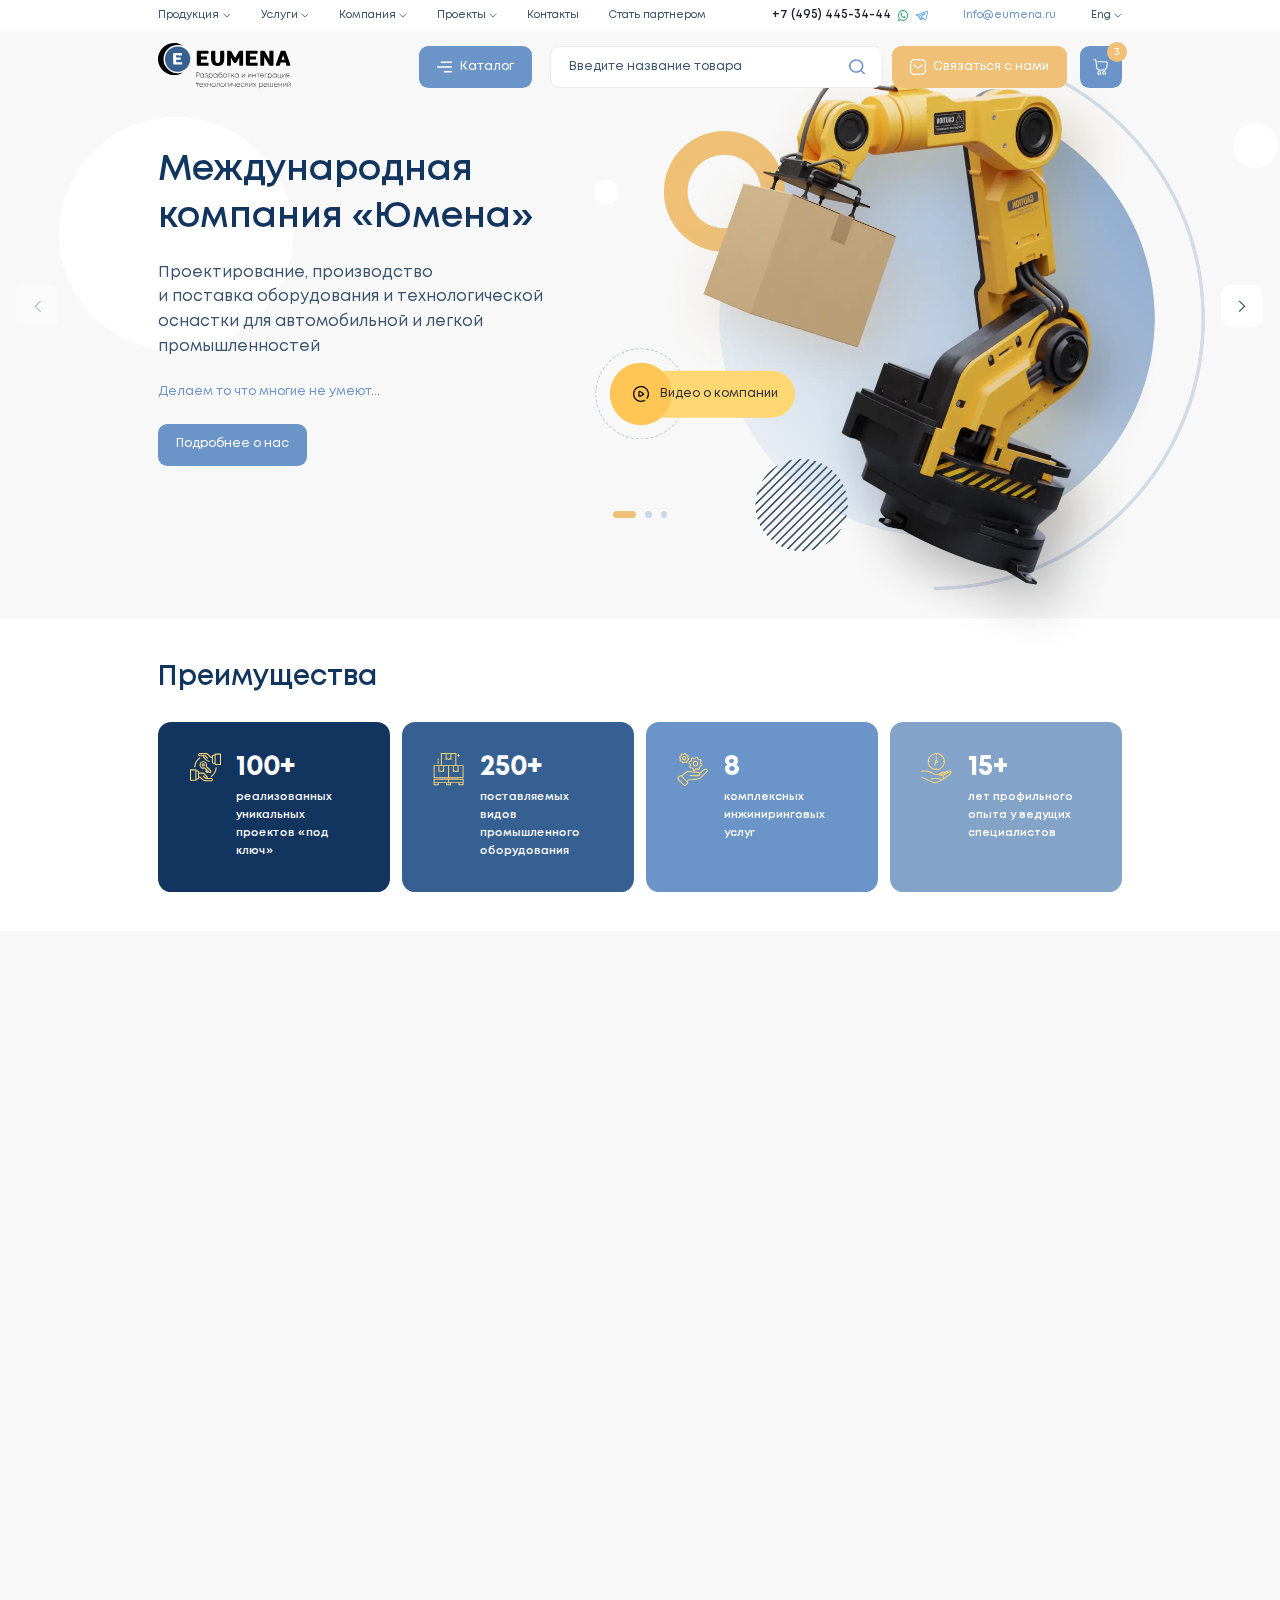
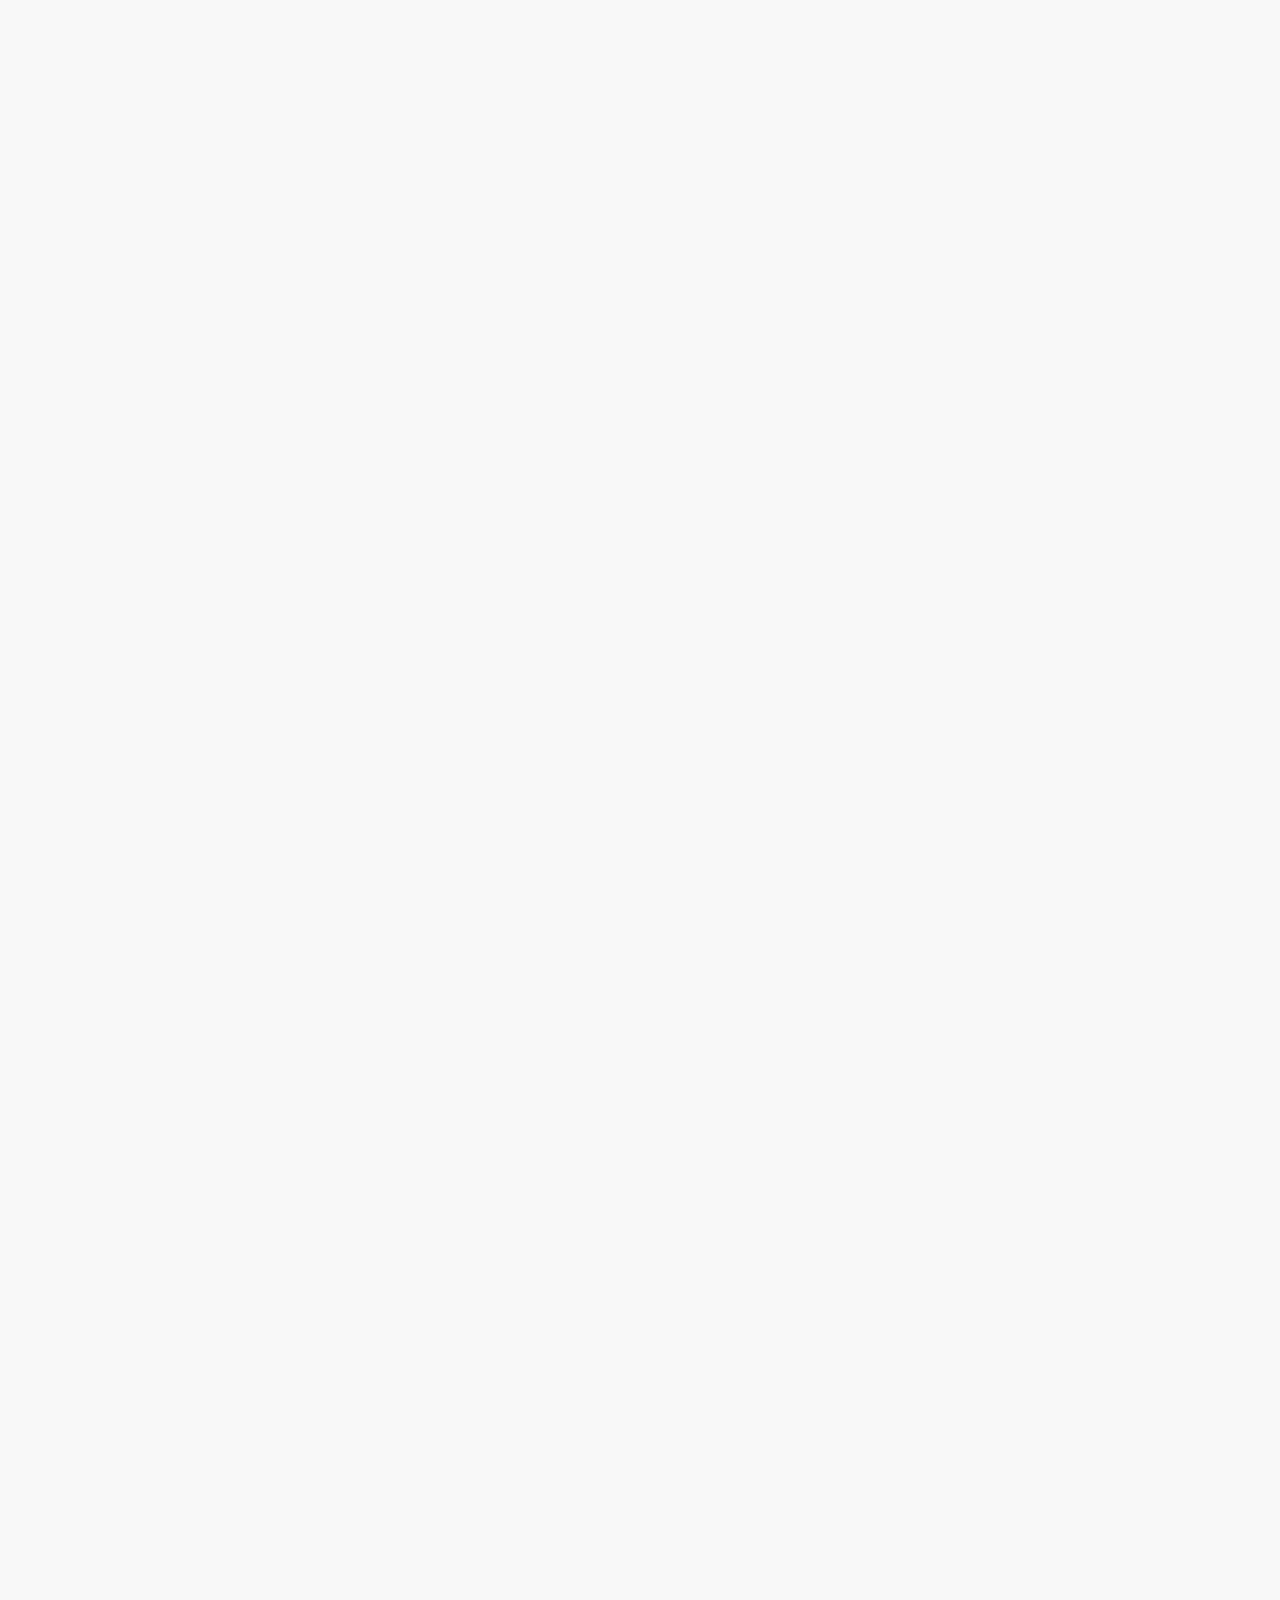
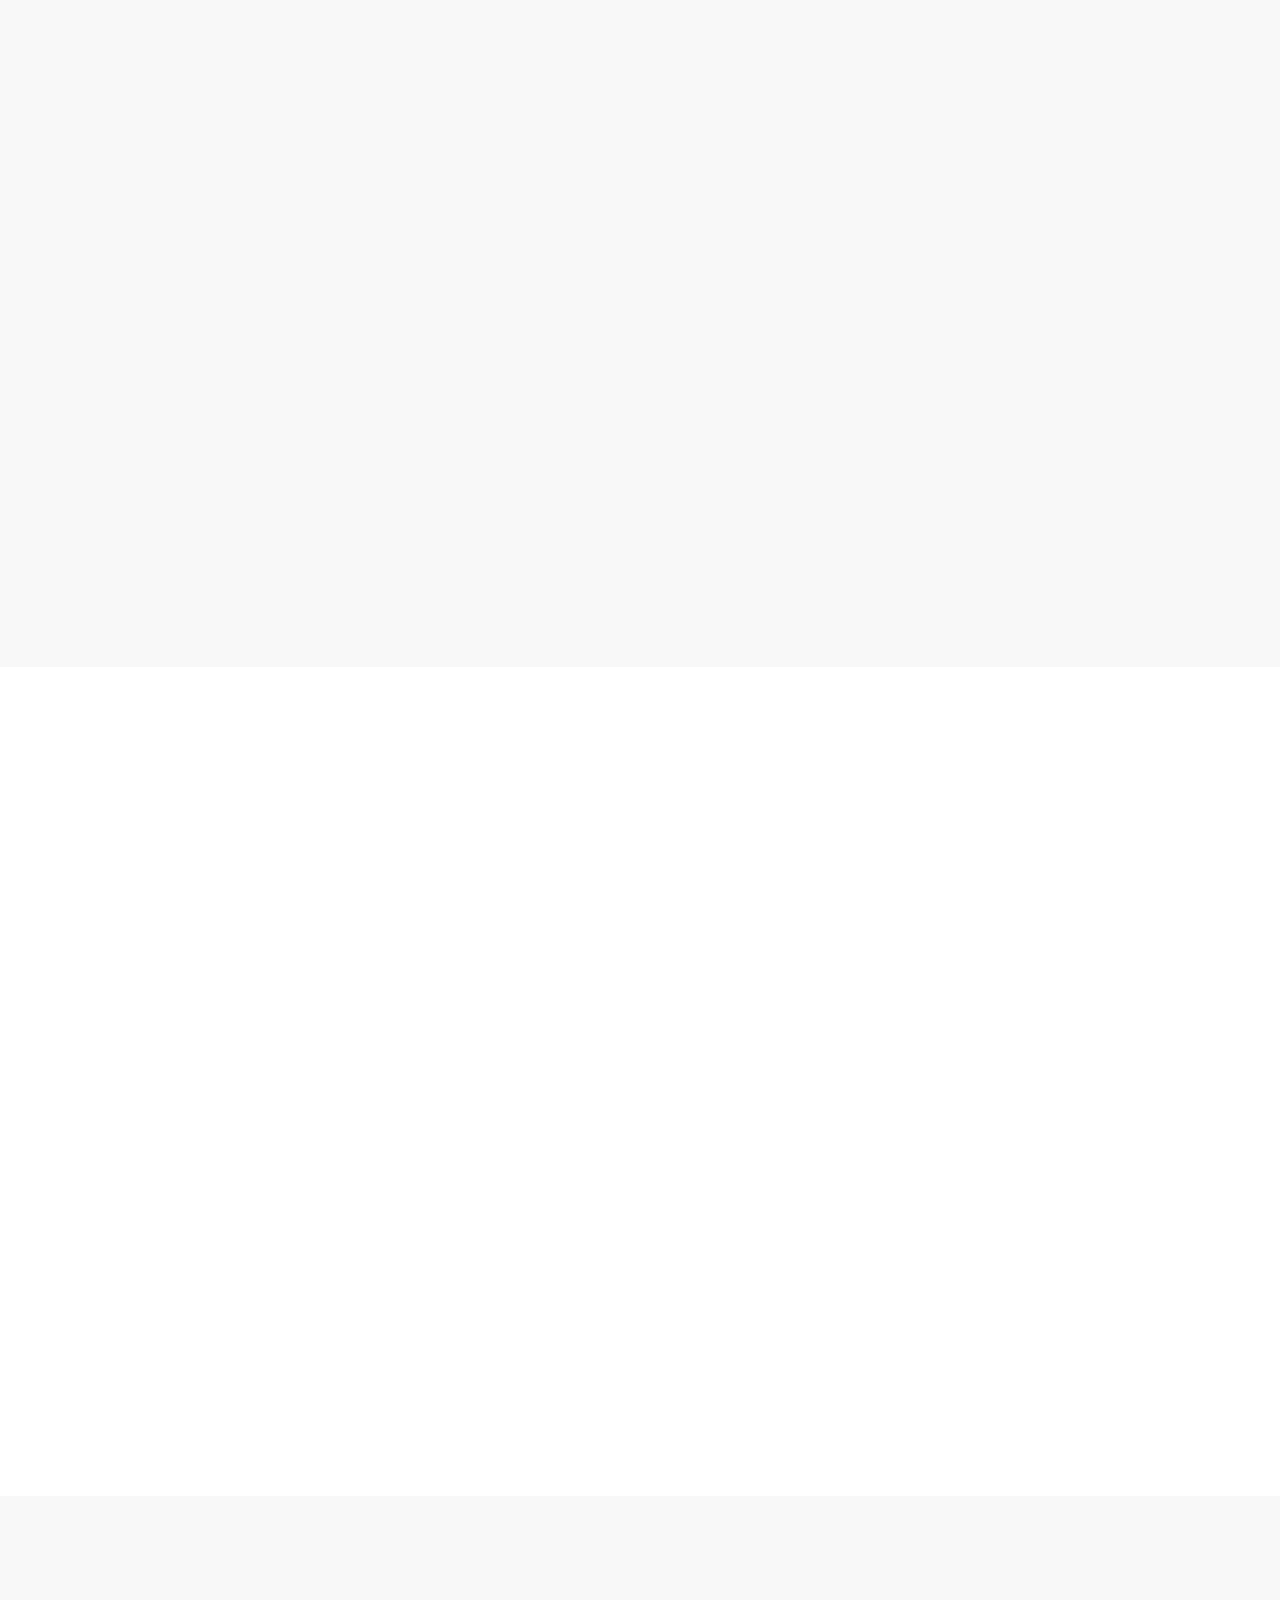
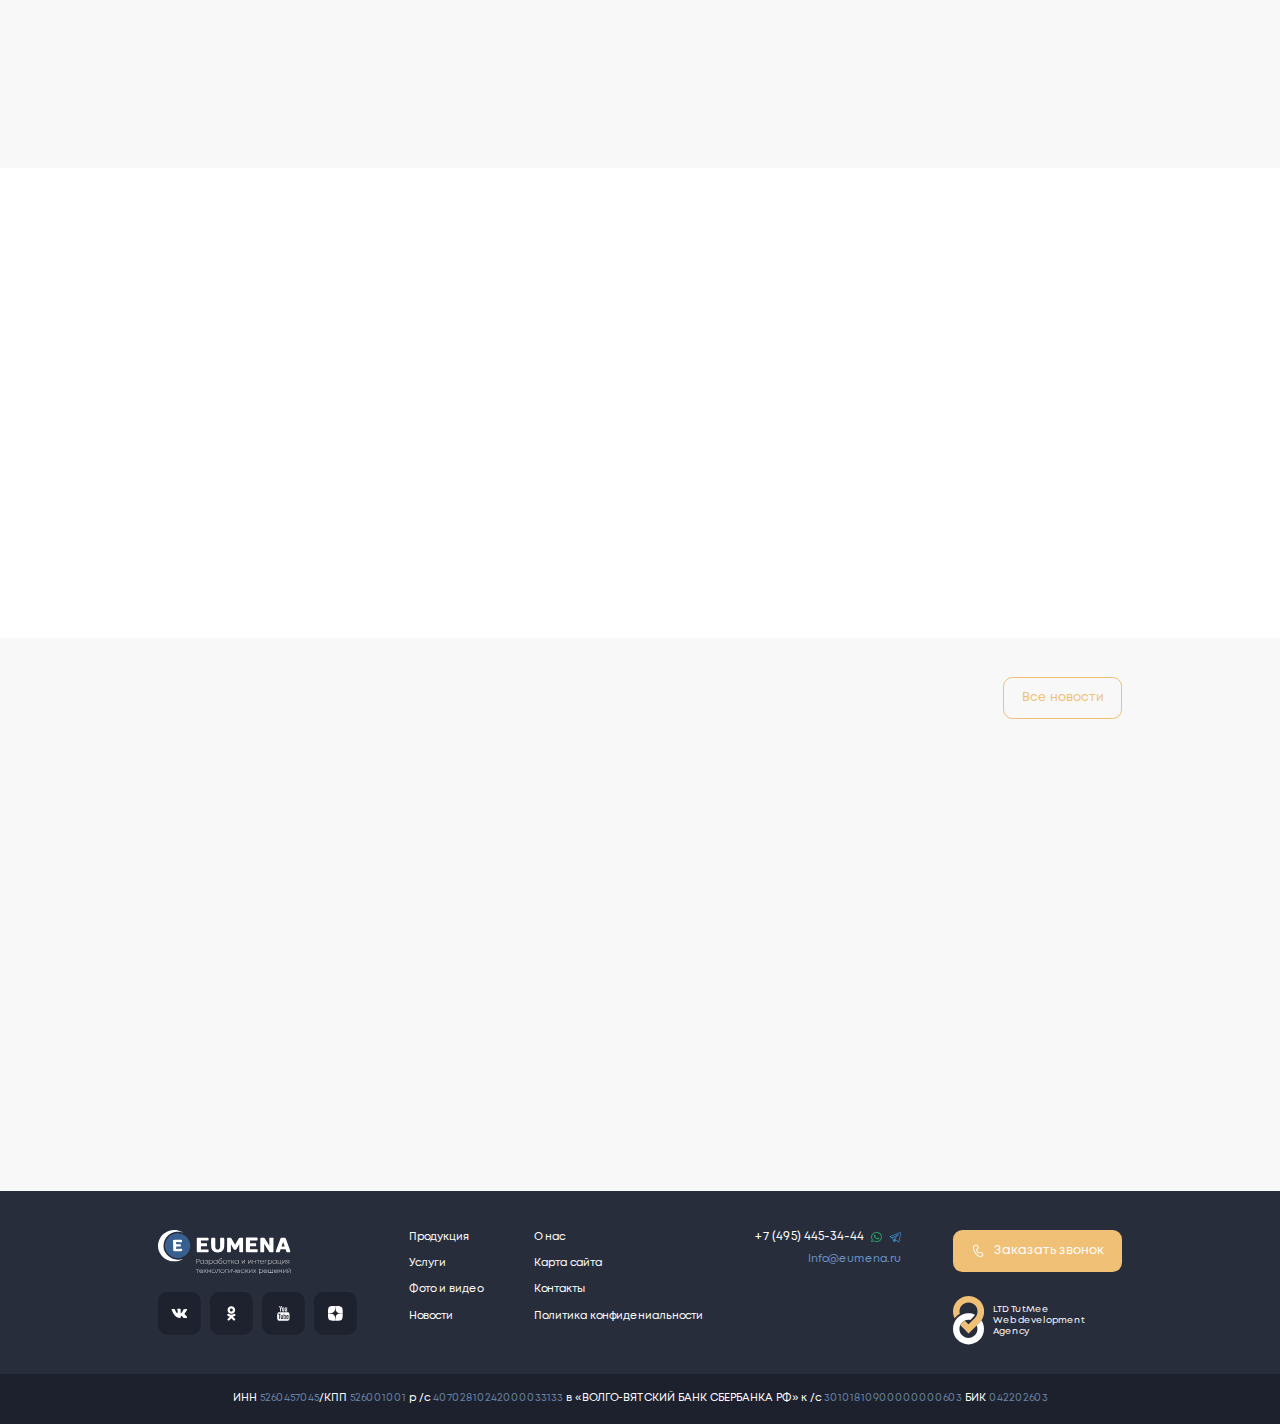
<file: index.html>
<!DOCTYPE html>
<html lang="ru">

<head>
    <meta charset="UTF-8">
    <meta name="viewport" content="width=device-width, initial-scale=1.0">
    <meta name="description" content="">
    <meta name="keywords" content="">
    <meta name="color-scheme" content="light only">
    <link rel="stylesheet" href="css/swiper-bundle.min.css">
    <link rel="stylesheet" href="css/fancybox.css">
    <link rel="stylesheet" href="css/nouislider.min.css">
    <link rel="stylesheet" href="css/style.min.css">
    <link rel="icon" href="img/favicon.svg" type="image/svg+xml">
    <title>Главная</title>
</head>

<body class="m-page">
    <div class="wrapper">
        <header class="header">
            <div class="header-top">
                <div class="container">
                    <div class="header-top__inner _flex-between">
                        <nav class="nav">
                            <div class="nav-item">
                                <div class="nav-item__show">
                                    <span>Продукция</span>
                                    <svg xmlns="http://www.w3.org/2000/svg" width="10" height="6" viewBox="0 0 10 6" fill="none">
                                        <path d="M0.0950568 0.634103C0.16518 0.558217 0.261133 0.500187 0.357355 0.500187C0.444222 0.500187 0.531066 0.531568 0.599806 0.595044L5.00009 4.63708L9.40037 0.595044C9.54548 0.461128 9.77186 0.469498 9.90514 0.61527C10.0391 0.760346 10.03 0.985549 9.88526 1.11946L5.24163 5.40479C5.1042 5.53174 4.89425 5.53174 4.75673 5.40479L0.113104 1.11946C-0.0298299 1.0046 -0.0388939 0.779179 0.0950568 0.634103Z" fill="#3A526D" />
                                    </svg>
                                </div>
                                <div class="nav-item__hidden">
                                    <div class="nav-item__inner">
                                        <ul>
                                            <li><a href="">Для сварочных операций</a></li>
                                            <li><a href="">Для сборочных операций</a></li>
                                            <li><a href="">Для роботизированных комплексов</a></li>
                                            <li><a href="">Для перемещения и транспортировки</a></li>
                                            <li><a href="">Для механической обработки</a></li>
                                            <li><a href="">Для работ с мастикой и лакокрасочными материалами</a></li>
                                            <li><a href="">Для контроля геометрии</a></li>
                                            <li><a href="">Для подъема и перемещения (грузоподъемное)</a></li>
                                            <li><a href="">Прочее нестандартное оборудование</a></li>
                                        </ul>
                                    </div>
                                </div>
                            </div>
                            <div class="nav-item">
                                <div class="nav-item__show">
                                    <span>Услуги</span>
                                    <svg xmlns="http://www.w3.org/2000/svg" width="10" height="6" viewBox="0 0 10 6" fill="none">
                                        <path d="M0.0950568 0.634103C0.16518 0.558217 0.261133 0.500187 0.357355 0.500187C0.444222 0.500187 0.531066 0.531568 0.599806 0.595044L5.00009 4.63708L9.40037 0.595044C9.54548 0.461128 9.77186 0.469498 9.90514 0.61527C10.0391 0.760346 10.03 0.985549 9.88526 1.11946L5.24163 5.40479C5.1042 5.53174 4.89425 5.53174 4.75673 5.40479L0.113104 1.11946C-0.0298299 1.0046 -0.0388939 0.779179 0.0950568 0.634103Z" fill="#3A526D" />
                                    </svg>
                                </div>
                                <div class="nav-item__hidden">
                                    <div class="nav-item__inner">
                                        <ul>
                                            <li><a href="">Проектирование нестандартного оборудования</a></li>
                                            <li><a href="">Изготовление деталей по чертежам заказчика</a></li>
                                            <li><a href="">Монтаж и пуско-наладка оборудования</a></li>
                                            <li><a href="">Проекты “под ключ”</a></li>
                                            <li><a href="">Прочностные расчеты</a></li>
                                            <li><a href="">Симуляция производственных процессов</a></li>
                                            <li><a href="">Реинжиниринг и восстановление тех. документации </a></li>
                                            <li><a href="">Независимая инженерно-техническая экспертиза</a></li>
                                        </ul>
                                    </div>
                                </div>
                            </div>
                            <div class="nav-item">
                                <div class="nav-item__show">
                                    <span>Компания</span>
                                    <svg xmlns="http://www.w3.org/2000/svg" width="10" height="6" viewBox="0 0 10 6" fill="none">
                                        <path d="M0.0950568 0.634103C0.16518 0.558217 0.261133 0.500187 0.357355 0.500187C0.444222 0.500187 0.531066 0.531568 0.599806 0.595044L5.00009 4.63708L9.40037 0.595044C9.54548 0.461128 9.77186 0.469498 9.90514 0.61527C10.0391 0.760346 10.03 0.985549 9.88526 1.11946L5.24163 5.40479C5.1042 5.53174 4.89425 5.53174 4.75673 5.40479L0.113104 1.11946C-0.0298299 1.0046 -0.0388939 0.779179 0.0950568 0.634103Z" fill="#3A526D" />
                                    </svg>
                                </div>
                                <div class="nav-item__hidden">
                                    <div class="nav-item__inner">
                                        <ul>
                                            <li><a href="">Компания 1</a></li>
                                            <li><a href="">Компания 2</a></li>
                                            <li><a href="">Компания 3</a></li>
                                            <li><a href="">Компания 4</a></li>
                                        </ul>
                                    </div>
                                </div>
                            </div>
                            <div class="nav-item">
                                <div class="nav-item__show">
                                    <span>Проекты</span>
                                    <svg xmlns="http://www.w3.org/2000/svg" width="10" height="6" viewBox="0 0 10 6" fill="none">
                                        <path d="M0.0950568 0.634103C0.16518 0.558217 0.261133 0.500187 0.357355 0.500187C0.444222 0.500187 0.531066 0.531568 0.599806 0.595044L5.00009 4.63708L9.40037 0.595044C9.54548 0.461128 9.77186 0.469498 9.90514 0.61527C10.0391 0.760346 10.03 0.985549 9.88526 1.11946L5.24163 5.40479C5.1042 5.53174 4.89425 5.53174 4.75673 5.40479L0.113104 1.11946C-0.0298299 1.0046 -0.0388939 0.779179 0.0950568 0.634103Z" fill="#3A526D" />
                                    </svg>
                                </div>
                                <div class="nav-item__hidden">
                                    <div class="nav-item__inner">
                                        <ul>
                                            <li>
                                                <a href="">Для сварочных операций</a>
                                                <ul>
                                                    <li><a href="">Проект 1</a></li>
                                                    <li><a href="">Проект 2</a></li>
                                                    <li><a href="">Проект 3</a></li>
                                                </ul>
                                            </li>
                                            <li><a href="">Для сборочных операций</a></li>
                                            <li><a href="">Для роботизированных комплексов</a></li>
                                            <li><a href="">Для перемещения и транспортировки</a></li>
                                            <li><a href="">Для механической обработки</a></li>
                                            <li><a href="">Для работ с мастикой и лакокрасочными материалами</a></li>
                                            <li><a href="">Для контроля геометрии</a></li>
                                            <li><a href="">Для подъема и перемещения (грузоподъемное)</a></li>
                                            <li><a href="">Прочее нестандартное оборудование</a></li>
                                        </ul>
                                    </div>
                                </div>
                            </div>
                            <a href="" class="nav__link">
                                <span>Контакты</span>
                            </a>
                            <a href="" class="nav__link">
                                <span>Стать партнером</span>
                            </a>
                        </nav>

                        <div class="header-contacts">
                            <a href="" class="header-contacts__phone">
                                +7 (495) 445-34-44
                            </a>
                            <a href="" class="header-contacts__whatsapp">
                                <img src="img/whatsapp.svg" alt="">
                            </a>
                            <a href="" class="header-contacts__tg">
                                <img src="img/tg.svg" alt="">
                            </a>
                        </div>

                        <a href="" class="header-contacts__email">
                            <span>Info@eumena.ru</span>
                        </a>

                        <div class="lang">
                            <div class="lang__show">
                                <span>Eng</span>
                                <svg xmlns="http://www.w3.org/2000/svg" width="10" height="6" viewBox="0 0 10 6" fill="none">
                                    <path d="M0.0950568 0.634103C0.16518 0.558217 0.261133 0.500187 0.357355 0.500187C0.444222 0.500187 0.531066 0.531568 0.599806 0.595044L5.00009 4.63708L9.40037 0.595044C9.54548 0.461128 9.77186 0.469498 9.90514 0.61527C10.0391 0.760346 10.03 0.985549 9.88526 1.11946L5.24163 5.40479C5.1042 5.53174 4.89425 5.53174 4.75673 5.40479L0.113104 1.11946C-0.0298299 1.0046 -0.0388939 0.779179 0.0950568 0.634103Z" fill="#3A526D" />
                                </svg>
                            </div>
                            <div class="lang__hidden">
                                <div class="lang__items">
                                    <a href="" class="lang__item">Ru</a>
                                    <a href="" class="lang__item">Eng</a>
                                    <a href="" class="lang__item">Esp</a>
                                </div>
                            </div>
                        </div>
                    </div>
                </div>
                <button class="header-top__close _toggle-menu m-btn m-btn-blue">
                    <img src="img/burger2.svg" alt="">
                </button>
            </div>
            <div class="header-top__bg modal-bg _toggle-menu"></div>

            <div class="header-bottom">
                <div class="container">
                    <div class="header-bottom__inner _flex-between">
                        <a href="" class="header__logo">
                            <img src="img/logo2.svg" alt="">
                        </a>

                        <div class="header-bottom__right _flex">
                            <button data-modal="catalogModal" class="header__catalog-btn m-btn m-btn-blue">
                                <img src="img/burger.svg" alt="">
                                <span>Каталог</span>
                            </button>
                            <form class="header-search">
                                <div class="fg">
                                    <input type="text" placeholder="Введите название товара">
                                </div>
                                <button class="header-search__btn">
                                    <img src="img/search.svg" alt="">
                                </button>
                            </form>
                            <a href="" class="header__call m-btn m-btn-yellow">
                                <img src="img/mail.svg" alt="">
                                <span>Связаться с нами</span>
                            </a>
                            <a href="" class="header__cart m-btn m-btn-blue">
                                <img src="img/cart.svg" alt="">
                                <div class="header__cart-num">
                                    <span>3</span>
                                </div>
                            </a>
                            <button class="_toggle-menu burger m-btn m-btn-blue">
                                <img src="img/burger.svg" alt="">
                            </button>
                        </div>
                    </div>
                </div>
            </div>

            <div class="modal header-catalog" id="catalogModal">
                <div class="modal__bg modal-bg _close-modal"></div>
                <div class="modal__dialog">
                    <button class="close-btn _close-modal">
                        <svg xmlns="http://www.w3.org/2000/svg" width="29" height="29" viewBox="0 0 29 29" fill="none">
                            <path fill-rule="evenodd" clip-rule="evenodd" d="M27.5619 0.0661201C27.473 0.100869 24.4978 3.03264 20.9503 6.58123L14.5003 13.0331L8.04993 6.58284C1.03713 -0.429876 1.48518 -0.0244081 0.875343 0.0900624C0.55707 0.149789 0.170254 0.536879 0.11057 0.855377C-0.00381906 1.46565 -0.408999 1.01734 6.5985 8.03479L13.0439 14.4893L6.56636 20.9766C-0.463833 28.0173 -0.068159 27.5804 0.0440964 28.1793C0.101453 28.4849 0.514586 28.8984 0.820056 28.9558C1.41903 29.0682 0.981067 29.4653 8.01734 22.4291L14.4996 15.9468L20.9823 22.4289C28.0295 29.4755 27.5799 29.0684 28.1892 28.954C28.5075 28.8942 28.8943 28.5071 28.954 28.1886C29.0685 27.5783 29.4765 28.0296 22.4338 20.9769L15.956 14.49L22.4336 8.00269C29.4568 0.968941 29.0679 1.39803 28.9569 0.805551C28.8463 0.216245 28.1385 -0.159003 27.5619 0.0661201Z" fill="#E8EBF6" />
                        </svg>
                    </button>
                    <form class="header-search">
                        <div class="fg">
                            <input type="text" placeholder="Введите название товара или услуги">
                        </div>
                        <button class="header-search__btn">
                            <img src="img/search.svg" alt="">
                        </button>
                    </form>
                    <div class="header-catalog__grid grid grid2">
                        <div class="header-catalog__col">
                            <div class="header-catalog__title">
                                Продукция
                            </div>
                            <div class="header-catalog__links">
                                <ul>
                                    <li><a href="">Для сварочных операций</a></li>
                                    <li><a href="">Для сборочных операций</a></li>
                                    <li><a href="">Для роботизированных комплексов</a></li>
                                    <li><a href="">Для перемещения и транспортировки</a></li>
                                    <li><a href="">Для механической обработки</a></li>
                                    <li><a href="">Для работ с мастикой и лакокрасочными материалами</a></li>
                                    <li><a href="">Для контроля геометрии</a></li>
                                    <li><a href="">Для подъема и перемещения (грузоподъемное)</a></li>
                                    <li><a href="">Прочее нестандартное оборудование</a></li>
                                </ul>
                            </div>
                        </div>
                        <div class="header-catalog__col">
                            <div class="header-catalog__title">
                                Услуги
                            </div>
                            <div class="header-catalog__links">
                                <ul>
                                    <li><a href="">Проектирование нестандартного оборудования</a></li>
                                    <li><a href="">Изготовление деталей по чертежам заказчика</a></li>
                                    <li><a href="">Монтаж и пуско-наладка оборудования</a></li>
                                    <li><a href="">Проекты “под ключ”</a></li>
                                    <li><a href="">Прочностные расчеты</a></li>
                                    <li><a href="">Симуляция производственных процессов</a></li>
                                    <li><a href="">Реинжиниринг и восстановление тех. документации </a></li>
                                    <li><a href="">Независимая инженерно-техническая экспертиза</a></li>
                                </ul>
                            </div>
                        </div>
                    </div>
                </div>
            </div>


        </header>
        <main class="content">

            <div class="main">
                <div class="container">
                    <div class="main-slider slider animated animated-opacity">
                        <div class="swiper-container">
                            <div class="swiper-wrapper">
                                <div class="main-slide swiper-slide">
                                    <div class="main-slide__content">
                                        <div class="h1 dark-text">
                                            Международная
                                            компания «Юмена»
                                        </div>
                                        <div class="main-slide__desc">
                                            Проектирование, производство <br>
            и поставка оборудования и технологической оснастки
            для автомобильной и легкой промышленностей
                                        </div>
                                        <div class="main-slide__desc2 blue-text">
                                            Делаем то что многие не умеют...
                                        </div>
                                        <div class="main-slide__nav">
                                            <a href="" class="main-slide__link m-btn m-btn-blue">
                                                <span>Подробнее о нас</span>
                                            </a>
                                        </div>
                                    </div>
                                    <div class="main-slide__img">
                                        <img src="img/main-img2.webp" alt="">
                                    </div>
                                    <a href="videos/Countdown7.mp4" data-fancybox class="main-video">
                                        <div class="play-btn">
                                            <img src="img/play.svg" alt="">
                                        </div>
                                        <div class="main-video__bg"></div>
                                        <div class="main-video__text">
                                            Видео о компании
                                        </div>
                                    </a>
                                    <span class="m-round main-slide__round1"></span>
                                    <span class="m-round main-slide__round2"></span>
                                    <span class="m-round main-slide__round3"></span>
                                </div>
                                <div class="main-slide swiper-slide">
                                    <div class="main-slide__content">
                                        <div class="h1 dark-text">
                                            Международная
                                            компания «Юмена»
                                        </div>
                                        <div class="main-slide__desc">
                                            Проектирование, производство <br>
            и поставка оборудования и технологической оснастки
            для автомобильной и легкой промышленностей
                                        </div>
                                        <div class="main-slide__desc2 blue-text">
                                            Делаем то что многие не умеют...
                                        </div>
                                        <div class="main-slide__nav">
                                            <a href="" class="main-slide__link m-btn m-btn-blue">
                                                <span>Подробнее о нас</span>
                                            </a>
                                        </div>
                                    </div>
                                    <div class="main-slide__img">
                                        <img src="img/main-img2.webp" alt="">
                                    </div>
                                    <a href="videos/Countdown7.mp4" data-fancybox class="main-video">
                                        <div class="play-btn">
                                            <img src="img/play.svg" alt="">
                                        </div>
                                        <div class="main-video__bg"></div>
                                        <div class="main-video__text">
                                            Видео о компании
                                        </div>
                                    </a>
                                    <span class="m-round main-slide__round1"></span>
                                    <span class="m-round main-slide__round2"></span>
                                    <span class="m-round main-slide__round3"></span>
                                </div>
                                <div class="main-slide swiper-slide">
                                    <div class="main-slide__content">
                                        <div class="h1 dark-text">
                                            Международная
                                            компания «Юмена»
                                        </div>
                                        <div class="main-slide__desc">
                                            Проектирование, производство <br>
            и поставка оборудования и технологической оснастки
            для автомобильной и легкой промышленностей
                                        </div>
                                        <div class="main-slide__desc2 blue-text">
                                            Делаем то что многие не умеют...
                                        </div>
                                        <div class="main-slide__nav">
                                            <a href="" class="main-slide__link m-btn m-btn-blue">
                                                <span>Подробнее о нас</span>
                                            </a>
                                        </div>
                                    </div>
                                    <div class="main-slide__img">
                                        <img src="img/main-img2.webp" alt="">
                                    </div>
                                    <a href="videos/Countdown7.mp4" data-fancybox class="main-video">
                                        <div class="play-btn">
                                            <img src="img/play.svg" alt="">
                                        </div>
                                        <div class="main-video__bg"></div>
                                        <div class="main-video__text">
                                            Видео о компании
                                        </div>
                                    </a>
                                    <span class="m-round main-slide__round1"></span>
                                    <span class="m-round main-slide__round2"></span>
                                    <span class="m-round main-slide__round3"></span>
                                </div>
                            </div>
                        </div>
                        <div class="swiper-nav">
                            <div class="swiper-button swiper-button-prev">
                                <svg xmlns="http://www.w3.org/2000/svg" width="10" height="16" viewBox="0 0 10 16" fill="none">
                                    <path d="M8.5 1L1.5 8L8.5 15" stroke="#3A526D" stroke-width="1.5" />
                                </svg>
                            </div>
                            <div class="swiper-button swiper-button-next">
                                <svg xmlns="http://www.w3.org/2000/svg" width="10" height="16" viewBox="0 0 10 16" fill="none">
                                    <path d="M1.5 15L8.5 8L1.5 1" stroke="#3A526D" stroke-width="1.5" />
                                </svg>
                            </div>
                        </div>

                        <div class="swiper-pagination"></div>
                    </div>
                </div>
            </div>

            <div class="advantages m-section m-section--white">
                <div class="container">
                    <div class="h2 dark-text animated animated-opacity">
                        Преимущества
                    </div>
                    <div class="advantages__grid _mt60 _mt16-mob">
                        <div class="advantage-card animated animated-opacity">
                            <div class="advantage-card__icon">
                                <img src="img/advantage-icon.svg" alt="">
                            </div>
                            <div class="advantage-card__content">
                                <div class="advantage-card__title h2 bold-text">
                                    100+
                                </div>
                                <div class="advantage-card__desc text14 semi-bold-text">
                                    реализованных уникальных проектов «под ключ»
                                </div>
                            </div>
                        </div>
                        <div class="advantage-card animated animated-opacity">
                            <div class="advantage-card__icon">
                                <img src="img/advantage-icon2.svg" alt="">
                            </div>
                            <div class="advantage-card__content">
                                <div class="advantage-card__title h2 bold-text">
                                    250+
                                </div>
                                <div class="advantage-card__desc text14 semi-bold-text">
                                    поставляемых видов промышленного оборудования
                                </div>
                            </div>
                        </div>
                        <div class="advantage-card animated animated-opacity">
                            <div class="advantage-card__icon">
                                <img src="img/advantage-icon3.svg" alt="">
                            </div>
                            <div class="advantage-card__content">
                                <div class="advantage-card__title h2 bold-text">
                                    8
                                </div>
                                <div class="advantage-card__desc text14 semi-bold-text">
                                    комплексных инжиниринговых услуг
                                </div>
                            </div>
                        </div>
                        <div class="advantage-card animated animated-opacity">
                            <div class="advantage-card__icon">
                                <img src="img/advantage-icon4.svg" alt="">
                            </div>
                            <div class="advantage-card__content">
                                <div class="advantage-card__title h2 bold-text">
                                    15+
                                </div>
                                <div class="advantage-card__desc text14 semi-bold-text">
                                    лет профильного опыта у ведущих специалистов
                                </div>
                            </div>
                        </div>
                    </div>
                </div>
            </div>

            <div class="equip m-section">
                <div class="container">
                    <div class="h2 dark-text animated animated-opacity">
                        Передовое промышленное оборудование
                    </div>
                    <div class="equip__items _mt32 _mt16-mob">
                        <div class="equip-card animated animated-opacity">
                            <div class="equip-card__col">
                                <div class="equip-card__img">
                                    <img src="img/equip-img.webp" alt="">
                                </div>
                            </div>
                            <div class="equip-card__col2">
                                <div class="equip-card__title h3">
                                    Для сварочных операций
                                </div>

                                <div class="equip-card__tags">
                                    <a href="" class="equip-card__tag">
                                        <span>ручное</span>
                                    </a>
                                    <a href="" class="equip-card__tag">
                                        <span>автоматическое</span>
                                    </a>
                                    <a href="" class="equip-card__tag">
                                        <span>полуавтоматические стенды для точечной и дуговой сварки кузовных деталей автомобилей</span>
                                    </a>
                                    <a href="" class="equip-card__tag">
                                        <span>контактная</span>
                                    </a>
                                    <a href="" class="equip-card__tag">
                                        <span>Mig-Mag </span>
                                    </a>
                                    <a href="" class="equip-card__tag">
                                        <span>Tig</span>
                                    </a>
                                    <a href="" class="equip-card__tag">
                                        <span>дуговая</span>
                                    </a>
                                    <a href="" class="equip-card__tag">
                                        <span>для кузовов</span>
                                    </a>
                                    <a href="" class="equip-card__tag">
                                        <span>ресиверов</span>
                                    </a>
                                    <a href="" class="equip-card__tag">
                                        <span>выхлопной системы</span>
                                    </a>
                                </div>


                                <div class="equip-card__nav">
                                    <a href="" class="equip-card__link m-btn m-btn-yellow-outline">
                                        <span>Смотреть</span>
                                    </a>
                                </div>
                            </div>
                        </div>
                        <div class="equip-card animated animated-opacity">
                            <div class="equip-card__col">
                                <div class="equip-card__img">
                                    <img src="img/equip-img2.webp" alt="">
                                </div>
                            </div>
                            <div class="equip-card__col2">
                                <div class="equip-card__title h3">
                                    Для сборочных операций
                                </div>


                                <div class="equip-card__tags">
                                    <a href="" class="equip-card__tag">
                                        <span>сборочные конвейеры</span>
                                    </a>
                                    <a href="" class="equip-card__tag">
                                        <span>рычажные сборочные пресса</span>
                                    </a>
                                    <a href="" class="equip-card__tag">
                                        <span>манипуляторы</span>
                                    </a>
                                    <a href="" class="equip-card__tag">
                                        <span>реечные сборочные прес-са</span>
                                    </a>
                                    <a href="" class="equip-card__tag">
                                        <span>ручные прес-са</span>
                                    </a>
                                    <a href="" class="equip-card__tag">
                                        <span>пневматические сборочные пресса</span>
                                    </a>
                                    <a href="" class="equip-card__tag">
                                        <span>механизированные сборочные пресса</span>
                                    </a>
                                </div>

                                <div class="equip-card__nav">
                                    <a href="" class="equip-card__link m-btn m-btn-yellow-outline">
                                        <span>Смотреть</span>
                                    </a>
                                </div>
                            </div>
                        </div>
                        <div class="equip-card animated animated-opacity">
                            <div class="equip-card__col">
                                <div class="equip-card__img">
                                    <img src="img/equip-img3.webp" alt="">
                                </div>
                            </div>
                            <div class="equip-card__col2">
                                <div class="equip-card__title h3">
                                    Для роботизированных комплексов
                                </div>

                                <div class="equip-card__tags">
                                    <a href="" class="equip-card__tag">
                                        <span>ручное</span>
                                    </a>
                                    <a href="" class="equip-card__tag">
                                        <span>автоматическое</span>
                                    </a>
                                    <a href="" class="equip-card__tag">
                                        <span>полуавтоматические стенды для точечной и дуговой сварки кузовных деталей автомобилей</span>
                                    </a>
                                    <a href="" class="equip-card__tag">
                                        <span>контактная</span>
                                    </a>
                                    <a href="" class="equip-card__tag">
                                        <span>Mig-Mag </span>
                                    </a>
                                    <a href="" class="equip-card__tag">
                                        <span>Tig</span>
                                    </a>
                                    <a href="" class="equip-card__tag">
                                        <span>дуговая</span>
                                    </a>
                                    <a href="" class="equip-card__tag">
                                        <span>для кузовов</span>
                                    </a>
                                    <a href="" class="equip-card__tag">
                                        <span>ресиверов</span>
                                    </a>
                                    <a href="" class="equip-card__tag">
                                        <span>выхлопной системы</span>
                                    </a>
                                </div>


                                <div class="equip-card__nav">
                                    <a href="" class="equip-card__link m-btn m-btn-yellow-outline">
                                        <span>Смотреть</span>
                                    </a>
                                </div>
                            </div>
                        </div>
                        <div class="equip-card animated animated-opacity">
                            <div class="equip-card__col">
                                <div class="equip-card__img">
                                    <img src="img/equip-img4.webp" alt="">
                                </div>
                            </div>
                            <div class="equip-card__col2">
                                <div class="equip-card__title h3">
                                    Для перемещения и транспорти-ровки
                                </div>

                                <div class="equip-card__tags">
                                    <a href="" class="equip-card__tag">
                                        <span>ручное</span>
                                    </a>
                                    <a href="" class="equip-card__tag">
                                        <span>автоматическое</span>
                                    </a>
                                    <a href="" class="equip-card__tag">
                                        <span>полуавтоматические стенды для точечной и дуговой сварки кузовных деталей автомобилей</span>
                                    </a>
                                    <a href="" class="equip-card__tag">
                                        <span>контактная</span>
                                    </a>
                                    <a href="" class="equip-card__tag">
                                        <span>Mig-Mag </span>
                                    </a>
                                    <a href="" class="equip-card__tag">
                                        <span>Tig</span>
                                    </a>
                                    <a href="" class="equip-card__tag">
                                        <span>дуговая</span>
                                    </a>
                                    <a href="" class="equip-card__tag">
                                        <span>для кузовов</span>
                                    </a>
                                    <a href="" class="equip-card__tag">
                                        <span>ресиверов</span>
                                    </a>
                                    <a href="" class="equip-card__tag">
                                        <span>выхлопной системы</span>
                                    </a>
                                </div>


                                <div class="equip-card__nav">
                                    <a href="" class="equip-card__link m-btn m-btn-yellow-outline">
                                        <span>Смотреть</span>
                                    </a>
                                </div>
                            </div>
                        </div>
                        <div class="equip-card animated animated-opacity">
                            <div class="equip-card__col">
                                <div class="equip-card__img">
                                    <img src="img/equip-img5.webp" alt="">
                                </div>
                            </div>
                            <div class="equip-card__col2">
                                <div class="equip-card__title h3">
                                    Для механической обработки
                                </div>

                                <div class="equip-card__tags">
                                    <a href="" class="equip-card__tag">
                                        <span>ручное</span>
                                    </a>
                                    <a href="" class="equip-card__tag">
                                        <span>автоматическое</span>
                                    </a>
                                    <a href="" class="equip-card__tag">
                                        <span>полуавтоматические стенды для точечной и дуговой сварки кузовных деталей автомобилей</span>
                                    </a>
                                    <a href="" class="equip-card__tag">
                                        <span>контактная</span>
                                    </a>
                                    <a href="" class="equip-card__tag">
                                        <span>Mig-Mag </span>
                                    </a>
                                    <a href="" class="equip-card__tag">
                                        <span>Tig</span>
                                    </a>
                                    <a href="" class="equip-card__tag">
                                        <span>дуговая</span>
                                    </a>
                                    <a href="" class="equip-card__tag">
                                        <span>для кузовов</span>
                                    </a>
                                    <a href="" class="equip-card__tag">
                                        <span>ресиверов</span>
                                    </a>
                                    <a href="" class="equip-card__tag">
                                        <span>выхлопной системы</span>
                                    </a>
                                </div>


                                <div class="equip-card__nav">
                                    <a href="" class="equip-card__link m-btn m-btn-yellow-outline">
                                        <span>Смотреть</span>
                                    </a>
                                </div>
                            </div>
                        </div>
                        <div class="equip-card animated animated-opacity">
                            <div class="equip-card__col">
                                <div class="equip-card__img">
                                    <img src="img/equip-img6.webp" alt="">
                                </div>
                            </div>
                            <div class="equip-card__col2">
                                <div class="equip-card__title h3">
                                    Для работ с мастикой <br> и лакокрасочными материалами
                                </div>

                                <div class="equip-card__tags">
                                    <a href="" class="equip-card__tag">
                                        <span>ручное</span>
                                    </a>
                                    <a href="" class="equip-card__tag">
                                        <span>автоматическое</span>
                                    </a>
                                    <a href="" class="equip-card__tag">
                                        <span>полуавтоматические стенды для точечной и дуговой сварки кузовных деталей автомобилей</span>
                                    </a>
                                    <a href="" class="equip-card__tag">
                                        <span>контактная</span>
                                    </a>
                                    <a href="" class="equip-card__tag">
                                        <span>Mig-Mag </span>
                                    </a>
                                    <a href="" class="equip-card__tag">
                                        <span>Tig</span>
                                    </a>
                                    <a href="" class="equip-card__tag">
                                        <span>дуговая</span>
                                    </a>
                                    <a href="" class="equip-card__tag">
                                        <span>для кузовов</span>
                                    </a>
                                    <a href="" class="equip-card__tag">
                                        <span>ресиверов</span>
                                    </a>
                                    <a href="" class="equip-card__tag">
                                        <span>выхлопной системы</span>
                                    </a>
                                </div>


                                <div class="equip-card__nav">
                                    <a href="" class="equip-card__link m-btn m-btn-yellow-outline">
                                        <span>Смотреть</span>
                                    </a>
                                </div>
                            </div>
                        </div>
                        <div class="equip-card animated animated-opacity">
                            <div class="equip-card__col">
                                <div class="equip-card__img">
                                    <img src="img/equip-img7.webp" alt="">
                                </div>
                            </div>
                            <div class="equip-card__col2">
                                <div class="equip-card__title h3">
                                    Для контроля геометрии
                                </div>

                                <div class="equip-card__tags">
                                    <a href="" class="equip-card__tag">
                                        <span>ручное</span>
                                    </a>
                                    <a href="" class="equip-card__tag">
                                        <span>автоматическое</span>
                                    </a>
                                    <a href="" class="equip-card__tag">
                                        <span>полуавтоматические стенды для точечной и дуговой сварки кузовных деталей автомобилей</span>
                                    </a>
                                    <a href="" class="equip-card__tag">
                                        <span>контактная</span>
                                    </a>
                                    <a href="" class="equip-card__tag">
                                        <span>Mig-Mag </span>
                                    </a>
                                    <a href="" class="equip-card__tag">
                                        <span>Tig</span>
                                    </a>
                                    <a href="" class="equip-card__tag">
                                        <span>дуговая</span>
                                    </a>
                                    <a href="" class="equip-card__tag">
                                        <span>для кузовов</span>
                                    </a>
                                    <a href="" class="equip-card__tag">
                                        <span>ресиверов</span>
                                    </a>
                                    <a href="" class="equip-card__tag">
                                        <span>выхлопной системы</span>
                                    </a>
                                </div>


                                <div class="equip-card__nav">
                                    <a href="" class="equip-card__link m-btn m-btn-yellow-outline">
                                        <span>Смотреть</span>
                                    </a>
                                </div>
                            </div>
                        </div>
                        <div class="equip-card animated animated-opacity">
                            <div class="equip-card__col">
                                <div class="equip-card__img">
                                    <img src="img/equip-img8.webp" alt="">
                                </div>
                            </div>
                            <div class="equip-card__col2">
                                <div class="equip-card__title h3">
                                    Для подъема и перемещения (грузоподъемное)
                                </div>

                                <div class="equip-card__tags">
                                    <a href="" class="equip-card__tag">
                                        <span>ручное</span>
                                    </a>
                                    <a href="" class="equip-card__tag">
                                        <span>автоматическое</span>
                                    </a>
                                    <a href="" class="equip-card__tag">
                                        <span>полуавтоматические стенды для точечной и дуговой сварки кузовных деталей автомобилей</span>
                                    </a>
                                    <a href="" class="equip-card__tag">
                                        <span>контактная</span>
                                    </a>
                                    <a href="" class="equip-card__tag">
                                        <span>Mig-Mag </span>
                                    </a>
                                    <a href="" class="equip-card__tag">
                                        <span>Tig</span>
                                    </a>
                                    <a href="" class="equip-card__tag">
                                        <span>дуговая</span>
                                    </a>
                                    <a href="" class="equip-card__tag">
                                        <span>для кузовов</span>
                                    </a>
                                    <a href="" class="equip-card__tag">
                                        <span>ресиверов</span>
                                    </a>
                                    <a href="" class="equip-card__tag">
                                        <span>выхлопной системы</span>
                                    </a>
                                </div>


                                <div class="equip-card__nav">
                                    <a href="" class="equip-card__link m-btn m-btn-yellow-outline">
                                        <span>Смотреть</span>
                                    </a>
                                </div>
                            </div>
                        </div>
                        <div class="equip-card animated animated-opacity">
                            <div class="equip-card__col">
                                <div class="equip-card__img">
                                    <img src="img/equip-img9.webp" alt="">
                                </div>
                            </div>
                            <div class="equip-card__col2">
                                <div class="equip-card__title h3">
                                    Прочее нестандартное оборудование
                                </div>

                                <div class="equip-card__tags">
                                    <a href="" class="equip-card__tag">
                                        <span>ручное</span>
                                    </a>
                                    <a href="" class="equip-card__tag">
                                        <span>автоматическое</span>
                                    </a>
                                    <a href="" class="equip-card__tag">
                                        <span>полуавтоматические стенды для точечной и дуговой сварки кузовных деталей автомобилей</span>
                                    </a>
                                    <a href="" class="equip-card__tag">
                                        <span>контактная</span>
                                    </a>
                                    <a href="" class="equip-card__tag">
                                        <span>Mig-Mag </span>
                                    </a>
                                    <a href="" class="equip-card__tag">
                                        <span>Tig</span>
                                    </a>
                                    <a href="" class="equip-card__tag">
                                        <span>дуговая</span>
                                    </a>
                                    <a href="" class="equip-card__tag">
                                        <span>для кузовов</span>
                                    </a>
                                    <a href="" class="equip-card__tag">
                                        <span>ресиверов</span>
                                    </a>
                                    <a href="" class="equip-card__tag">
                                        <span>выхлопной системы</span>
                                    </a>
                                </div>


                                <div class="equip-card__nav">
                                    <a href="" class="equip-card__link m-btn m-btn-yellow-outline">
                                        <span>Смотреть</span>
                                    </a>
                                </div>
                            </div>
                        </div>
                    </div>
                    <div class="equip__nav _mt32 _mt16-mob _flex-center animated animated-opacity">
                        <button class="m-btn m-btn-yellow-outline">
                            <span>Показать еще</span>
                        </button>
                    </div>
                </div>
            </div>

            <div class="engineering m-section m-section--white">
                <div class="container">
                    <div class="h2 dark-text animated animated-opacity">
                        Лучший инжиниринг на рынке РФ
                    </div>
                    <div class="engineering-slider slider _mt60 _mt16-mob animated animated-opacity">
                        <div class="swiper-container">
                            <div class="swiper-wrapper">
                                <div class="swiper-slide">
                                    <div class="engineering-card">
                                        <div class="engineering-card__img">
                                            <img src="img/engineering-img.webp" alt="">
                                        </div>
                                        <div class="engineering-card__title dark-text">
                                            Проектирование нестандартного оборудования
                                        </div>
                                        <div class="engineering-card__nav">
                                            <a href="" class="engineering-card__link m-btn m-btn-yellow-outline">
                                                <span>Подробнее</span>
                                            </a>
                                        </div>
                                    </div>
                                </div>
                                <div class="swiper-slide">
                                    <div class="engineering-card">
                                        <div class="engineering-card__img">
                                            <img src="img/engineering-img2.webp" alt="">
                                        </div>
                                        <div class="engineering-card__title dark-text">
                                            Изготовление деталей по чертежам заказчика
                                        </div>
                                        <div class="engineering-card__nav">
                                            <a href="" class="engineering-card__link m-btn m-btn-yellow-outline">
                                                <span>Подробнее</span>
                                            </a>
                                        </div>
                                    </div>
                                </div>
                                <div class="swiper-slide">
                                    <div class="engineering-card">
                                        <div class="engineering-card__img">
                                            <img src="img/engineering-img3.webp" alt="">
                                        </div>
                                        <div class="engineering-card__title dark-text">
                                            Монтаж и пуско-наладка оборудования
                                        </div>
                                        <div class="engineering-card__nav">
                                            <a href="" class="engineering-card__link m-btn m-btn-yellow-outline">
                                                <span>Подробнее</span>
                                            </a>
                                        </div>
                                    </div>
                                </div>
                                <div class="swiper-slide">
                                    <div class="engineering-card">
                                        <div class="engineering-card__img">
                                            <img src="img/engineering-img4.webp" alt="">
                                        </div>
                                        <div class="engineering-card__title dark-text">
                                            Проекты “под ключ”
                                        </div>
                                        <div class="engineering-card__nav">
                                            <a href="" class="engineering-card__link m-btn m-btn-yellow-outline">
                                                <span>Подробнее</span>
                                            </a>
                                        </div>
                                    </div>
                                </div>
                                <div class="swiper-slide">
                                    <div class="engineering-card">
                                        <div class="engineering-card__img">
                                            <img src="img/engineering-img5.webp" alt="">
                                        </div>
                                        <div class="engineering-card__title dark-text">
                                            Прочностные расчеты
                                        </div>
                                        <div class="engineering-card__nav">
                                            <a href="" class="engineering-card__link m-btn m-btn-yellow-outline">
                                                <span>Подробнее</span>
                                            </a>
                                        </div>
                                    </div>
                                </div>
                                <div class="swiper-slide">
                                    <div class="engineering-card">
                                        <div class="engineering-card__img">
                                            <img src="img/engineering-img6.webp" alt="">
                                        </div>
                                        <div class="engineering-card__title dark-text">
                                            Симуляция производственных процессов
                                        </div>
                                        <div class="engineering-card__nav">
                                            <a href="" class="engineering-card__link m-btn m-btn-yellow-outline">
                                                <span>Подробнее</span>
                                            </a>
                                        </div>
                                    </div>
                                </div>
                                <div class="swiper-slide">
                                    <div class="engineering-card">
                                        <div class="engineering-card__img">
                                            <img src="img/engineering-img7.webp" alt="">
                                        </div>
                                        <div class="engineering-card__title dark-text">
                                            Реинжиниринг и восстановление тех. документации
                                        </div>
                                        <div class="engineering-card__nav">
                                            <a href="" class="engineering-card__link m-btn m-btn-yellow-outline">
                                                <span>Подробнее</span>
                                            </a>
                                        </div>
                                    </div>
                                </div>
                                <div class="swiper-slide">
                                    <div class="engineering-card">
                                        <div class="engineering-card__img">
                                            <img src="img/engineering-img8.webp" alt="">
                                        </div>
                                        <div class="engineering-card__title dark-text">
                                            Независимая инженерно-техническая экспертиза
                                        </div>
                                        <div class="engineering-card__nav">
                                            <a href="" class="engineering-card__link m-btn m-btn-yellow-outline">
                                                <span>Подробнее</span>
                                            </a>
                                        </div>
                                    </div>
                                </div>
                            </div>
                        </div>
                    </div>
                </div>
            </div>

            <div class="clients m-section">
                <div class="container">
                    <div class="h2 dark-text animated animated-opacity">
                        Сотрудничаем с лидерами отрасли
                    </div>
                    <div class="clients-slider slider _mt60 _mt16-mob animated animated-opacity">
                        <div class="slider__wrap">
                            <div class="swiper-container">
                                <div class="swiper-wrapper">
                                    <div class="swiper-slide">
                                        <div class="client-card">
                                            <div class="client-card__img">
                                                <img src="img/client-img.webp" alt="">
                                            </div>
                                        </div>
                                    </div>
                                    <div class="swiper-slide">
                                        <div class="client-card">
                                            <div class="client-card__img">
                                                <img src="img/client-img2.webp" alt="">
                                            </div>
                                        </div>
                                    </div>
                                    <div class="swiper-slide">
                                        <div class="client-card">
                                            <div class="client-card__img">
                                                <img src="img/client-img3.webp" alt="">
                                            </div>
                                        </div>
                                    </div>
                                    <div class="swiper-slide">
                                        <div class="client-card">
                                            <div class="client-card__img">
                                                <img src="img/client-img4.webp" alt="">
                                            </div>
                                        </div>
                                    </div>
                                    <div class="swiper-slide">
                                        <div class="client-card">
                                            <div class="client-card__img">
                                                <img src="img/client-img5.webp" alt="">
                                            </div>
                                        </div>
                                    </div>
                                    <div class="swiper-slide">
                                        <div class="client-card">
                                            <div class="client-card__img">
                                                <img src="img/client-img6.webp" alt="">
                                            </div>
                                        </div>
                                    </div>
                                    <div class="swiper-slide">
                                        <div class="client-card">
                                            <div class="client-card__img">
                                                <img src="img/client-img.webp" alt="">
                                            </div>
                                        </div>
                                    </div>
                                    <div class="swiper-slide">
                                        <div class="client-card">
                                            <div class="client-card__img">
                                                <img src="img/client-img.webp" alt="">
                                            </div>
                                        </div>
                                    </div>
                                    <div class="swiper-slide">
                                        <div class="client-card">
                                            <div class="client-card__img">
                                                <img src="img/client-img.webp" alt="">
                                            </div>
                                        </div>
                                    </div>
                                </div>
                            </div>
                        </div>
                        <div class="swiper-nav">
                            <div class="swiper-button swiper-button-prev">
                                <svg xmlns="http://www.w3.org/2000/svg" width="10" height="16" viewBox="0 0 10 16" fill="none">
                                    <path d="M8.5 1L1.5 8L8.5 15" stroke="#3A526D" stroke-width="1.5" />
                                </svg>
                            </div>
                            <div class="swiper-button swiper-button-next">
                                <svg xmlns="http://www.w3.org/2000/svg" width="10" height="16" viewBox="0 0 10 16" fill="none">
                                    <path d="M1.5 15L8.5 8L1.5 1" stroke="#3A526D" stroke-width="1.5" />
                                </svg>
                            </div>
                        </div>

                        <div class="swiper-pagination"></div>
                    </div>
                </div>
            </div>

            <div class="certificates m-section m-section--white">
                <div class="container">
                    <div class="h2 dark-text animated animated-opacity">
                        Несколько слов от наших клиентов
                    </div>
                    <div class="certificates-slider slider _mt60 _mt16-mob animated animated-opacity">
                        <div class="slider__wrap">
                            <div class="swiper-container">
                                <div class="swiper-wrapper">
                                    <div class="swiper-slide">
                                        <a href="img/certificate-img.webp" data-fancybox class="certificate-card">
                                            <div class="certificate-card__inner">
                                                <div class="certificate-card__img">
                                                    <img src="img/certificate-img.webp" alt="">
                                                </div>
                                            </div>
                                        </a>
                                    </div>
                                    <div class="swiper-slide">
                                        <a href="img/certificate-img2.webp" data-fancybox class="certificate-card">
                                            <div class="certificate-card__inner">
                                                <div class="certificate-card__img">
                                                    <img src="img/certificate-img2.webp" alt="">
                                                </div>
                                            </div>
                                        </a>
                                    </div>
                                    <div class="swiper-slide">
                                        <a href="img/certificate-img3.webp" data-fancybox class="certificate-card">
                                            <div class="certificate-card__inner">
                                                <div class="certificate-card__img">
                                                    <img src="img/certificate-img3.webp" alt="">
                                                </div>
                                            </div>
                                        </a>
                                    </div>
                                    <div class="swiper-slide">
                                        <a href="img/certificate-img4.webp" data-fancybox class="certificate-card">
                                            <div class="certificate-card__inner">
                                                <div class="certificate-card__img">
                                                    <img src="img/certificate-img4.webp" alt="">
                                                </div>
                                            </div>
                                        </a>
                                    </div>
                                </div>
                            </div>
                        </div>
                    </div>
                </div>
            </div>

            <div class="news m-section">
                <div class="container">
                    <div class="news__inner">
                        <div class="news__top _flex-between">
                            <div class="h2 dark-text animated animated-opacity">
                                События компании
                            </div>
                            <a href="" class="news__link m-btn m-btn-yellow-outline">
                                <span>Все новости</span>
                            </a>
                        </div>

                        <div class="news-slider slider _mt60 _mt16-mob animated animated-opacity">
                            <div class="slider__wrap">
                                <div class="swiper-container">
                                    <div class="swiper-wrapper">
                                        <div class="swiper-slide">
                                            <div class="news-card">
                                                <a href="" class="news-card__img _scale-img">
                                                    <img src="img/news-img.webp" alt="">
                                                </a>
                                                <div class="news-card__content">
                                                    <div class="news-card__date">
                                                        22 мая 2024
                                                    </div>
                                                    <div class="news-card__title text18 dark-text">
                                                        <a href="">
                                                            UC Rusal купила треть глиноземного завода в Китае
                                                        </a>
                                                    </div>
                                                    <div class="news-card__desc text16">
                                                        Крупнейший производитель алюминия в России – основанная Олегом Дерипаской UC Rusal – закрыла сделку по приобретению...
                                                    </div>
                                                </div>
                                            </div>

                                        </div>
                                        <div class="swiper-slide">
                                            <div class="news-card">
                                                <a href="" class="news-card__img _scale-img">
                                                    <img src="img/news-img2.webp" alt="">
                                                </a>
                                                <div class="news-card__content">
                                                    <div class="news-card__date">
                                                        22 мая 2024
                                                    </div>
                                                    <div class="news-card__title text18 dark-text">
                                                        <a href="">
                                                            Индия резко снизила поставки нержавейки в Россию
                                                        </a>
                                                    </div>
                                                    <div class="news-card__desc text16">
                                                        Индия, в прошлом году обеспечившая пятую часть от общего объема импорта нержавеющей стали в Россию, за шесть месяцев 2024 г.
                                                    </div>
                                                </div>
                                            </div>

                                        </div>
                                        <div class="swiper-slide">
                                            <div class="news-card">
                                                <a href="" class="news-card__img _scale-img">
                                                    <img src="img/news-img3.webp" alt="">
                                                </a>
                                                <div class="news-card__content">
                                                    <div class="news-card__date">
                                                        22 мая 2024
                                                    </div>
                                                    <div class="news-card__title text18 dark-text">
                                                        <a href="">
                                                            В России увеличился выпуск металлоконструкций для строительства
                                                        </a>
                                                    </div>
                                                    <div class="news-card__desc text16">
                                                        Производство металлопродукции для строительной отрасли в России за первое полугодие 2024 г. выросло на 9% в годовом выражении до 2,33 млн...
                                                    </div>
                                                </div>
                                            </div>

                                        </div>
                                    </div>
                                </div>
                            </div>
                        </div>
                    </div>
                </div>
            </div>


        </main>
        <footer class="footer">
            <div class="footer-top m-section">
                <div class="container">
                    <div class="footer-top__inner">
                        <div class="footer-top__col">
                            <a href="" class="footer__logo">
                                <img src="img/logo.svg" alt="">
                            </a>
                            <div class="socials">
                                <a href="" class="socials__item">
                                    <svg width="55" height="55" viewBox="0 0 55 55" fill="none" xmlns="http://www.w3.org/2000/svg">
                                        <rect width="55" height="55" rx="12" fill="#1E222F" />
                                        <path d="M27.1215 21.503C26.0484 21.491 25.1352 21.503 24.6215 21.7672C24.279 21.9414 24.0164 22.3377 24.1762 22.3557C24.376 22.3857 24.8269 22.4878 25.0667 22.8301C25.3749 23.2685 25.3635 24.2593 25.3635 24.2593C25.3635 24.2593 25.5347 26.9855 24.9468 27.3278C24.5415 27.562 23.9879 27.0876 22.7892 24.9198C22.1785 23.8029 21.7161 22.5719 21.7161 22.5719C21.7161 22.5719 21.6305 22.3437 21.4707 22.2236C21.2766 22.0735 21.0084 22.0254 21.0084 22.0254L18.1487 22.0435C18.1487 22.0435 17.7206 22.0615 17.5665 22.2536C17.4238 22.4338 17.5551 22.7881 17.5551 22.7881C17.5551 22.7881 19.7926 28.2946 22.3269 31.0688C24.65 33.6149 27.287 33.4468 27.287 33.4468H28.4857C28.4857 33.4468 28.8453 33.4047 29.0279 33.2006C29.1992 33.0084 29.1935 32.6481 29.1935 32.6481C29.1935 32.6481 29.1706 30.9607 29.9126 30.7085C30.649 30.4683 31.5851 32.3419 32.5839 33.0625C33.3431 33.6089 33.9196 33.4888 33.9196 33.4888L36.5909 33.4468C36.5909 33.4468 37.9836 33.3567 37.3215 32.1977C37.2701 32.1077 36.939 31.3451 35.3408 29.7838C33.6627 28.1504 33.8853 28.4147 35.9059 25.5863C37.1331 23.8629 37.624 22.8121 37.4699 22.3557C37.3215 21.9294 36.4196 22.0435 36.4196 22.0435L33.4116 22.0615C33.4116 22.0615 33.189 22.0314 33.0234 22.1335C32.8636 22.2356 32.7609 22.4758 32.7609 22.4758C32.7609 22.4758 32.2814 23.8089 31.6478 24.9438C30.3122 27.3338 29.77 27.4659 29.5531 27.3158C29.0451 26.9675 29.1706 25.9226 29.1706 25.184C29.1706 22.8601 29.5074 21.8993 28.5199 21.6471C28.1946 21.5631 27.9549 21.509 27.1215 21.503Z" fill="#FFF" />
                                    </svg>
                                </a>
                                <a href="" class="socials__item">
                                    <svg width="55" height="55" viewBox="0 0 55 55" fill="none" xmlns="http://www.w3.org/2000/svg">
                                        <rect width="55" height="55" rx="12" fill="#1E222F" />
                                        <path d="M27.5018 21.1343C28.5887 21.1343 29.4728 22.0188 29.4728 23.1063C29.4728 24.1899 28.5887 25.0744 27.5018 25.0744C26.415 25.0744 25.5309 24.1899 25.5309 23.1063C25.5309 22.0188 26.415 21.1343 27.5018 21.1343ZM27.5018 28.0036C30.2037 28.0036 32.3966 25.8096 32.3966 23.1063C32.3966 20.4029 30.2037 18.2051 27.5018 18.2051C24.8 18.2051 22.6032 20.4029 22.6032 23.1063C22.6032 25.8057 24.8 28.0036 27.5018 28.0036ZM29.4268 31.7484C30.3951 31.5301 31.3289 31.1472 32.19 30.6035C32.8406 30.1938 33.0357 29.3323 32.6263 28.6813C32.2168 28.0304 31.3557 27.8313 30.7051 28.2448C28.7533 29.4701 26.2466 29.4701 24.2986 28.2448C23.6442 27.8313 22.7831 28.0304 22.3736 28.6813C21.9641 29.3323 22.1593 30.1938 22.8137 30.6035C23.671 31.1472 24.6086 31.5301 25.5768 31.7484L22.9132 34.4134C22.3698 34.9571 22.3698 35.8416 22.9171 36.3854C23.1888 36.6572 23.5447 36.7951 23.9006 36.7951C24.2565 36.7951 24.6163 36.6572 24.888 36.3854L27.5018 33.7701L30.1195 36.3854C30.663 36.9291 31.5432 36.9291 32.0905 36.3854C32.6339 35.8416 32.6339 34.9571 32.0905 34.4134L29.4268 31.7484Z" fill="white" />
                                    </svg>
                                </a>
                                <a href="" class="socials__item">
                                    <svg width="55" height="55" viewBox="0 0 55 55" fill="none" xmlns="http://www.w3.org/2000/svg">
                                        <rect width="55" height="55" rx="12" fill="#1E222F" />
                                        <path fill-rule="evenodd" clip-rule="evenodd" d="M22.1142 18.0757C22.1142 18.1118 22.3966 18.993 22.7417 20.034L23.3692 21.9266V23.5193V25.1121H23.9444H24.5196V23.7322C24.5196 22.3546 24.5207 22.3489 25.0983 20.4642C25.4165 19.4258 25.7207 18.4466 25.7744 18.2881L25.8719 18L25.2751 18.0308L24.6785 18.0616L24.3637 19.2629C24.1906 19.9236 24.0225 20.49 23.9902 20.5215C23.9579 20.553 23.8499 20.244 23.7501 19.8348C23.6504 19.4257 23.497 18.8477 23.4093 18.5505L23.2498 18.0101H22.682C22.3697 18.0101 22.1142 18.0396 22.1142 18.0757ZM26.7158 19.8323C26.3196 19.9742 25.9889 20.4236 25.8717 20.9793C25.7099 21.7464 25.7875 24.034 25.989 24.4393C26.3443 25.1536 27.3502 25.4298 28.0555 25.0065C28.6136 24.6717 28.7029 24.3125 28.7029 22.4031C28.7029 20.8181 28.6886 20.6957 28.4645 20.3684C28.3333 20.1769 28.1097 19.9623 27.9677 19.8915C27.7071 19.7617 27.0055 19.7286 26.7158 19.8323ZM29.5047 19.8285C29.4096 19.9222 29.4308 23.6907 29.5304 24.3809C29.6547 25.2425 30.1867 25.4618 30.9368 24.9608C31.2978 24.7198 31.3175 24.7171 31.3175 24.9094C31.3175 25.0841 31.3898 25.1121 31.8404 25.1121H32.3633V22.4303V19.7485L31.8665 19.7799L31.3697 19.8113L31.3413 21.8642C31.3173 23.5925 31.2859 23.9466 31.1421 24.1029C30.8748 24.3937 30.6211 24.3359 30.5462 23.9671C30.5102 23.7901 30.4808 22.7711 30.4808 21.7026V19.7599H30.0276C29.7783 19.7599 29.543 19.7907 29.5047 19.8285ZM27.6337 22.3708C27.6638 24.0725 27.6174 24.2887 27.2234 24.2887C26.9105 24.2887 26.8204 23.8714 26.8204 22.4225C26.8204 20.924 26.8987 20.6574 27.3242 20.7058L27.6048 20.7377L27.6337 22.3708ZM23.2543 26.1376C21.3721 26.248 21.0468 26.3105 20.5633 26.6553C19.7358 27.2451 19.5005 28.3394 19.5 31.5993C19.4994 35.5606 19.8973 36.5606 21.5982 36.8713C22.5367 37.0429 32.4637 37.0429 33.4022 36.8713C35.1156 36.5583 35.5015 35.5694 35.5 31.4964C35.4984 27.3608 35.1005 26.4788 33.1283 26.2397C32.0263 26.106 25.0275 26.0338 23.2543 26.1376ZM23.9967 28.4573V28.9205H23.4215H22.8463V31.9054V34.8904H22.3757H21.9051V31.9054V28.9205H21.3299H20.7547V28.4573V27.9941H22.3757H23.9967V28.4573ZM28.7029 29.0749C28.7029 29.6693 28.7382 30.1546 28.7813 30.1534C28.8244 30.1521 28.9774 30.0605 29.1212 29.9498C29.4387 29.7053 30.0884 29.6812 30.3163 29.9055C30.5768 30.1619 30.6001 30.4085 30.5656 32.5446C30.5364 34.3561 30.5129 34.5824 30.3339 34.7769C30.0565 35.0781 29.5317 35.0601 29.1403 34.736C28.7647 34.4249 28.7029 34.4176 28.7029 34.6845C28.7029 34.8561 28.6331 34.8904 28.2846 34.8904H27.8662V31.4422V27.9941H28.2846H28.7029V29.0749ZM25.1712 31.9298C25.1974 33.9579 25.2133 34.1183 25.3917 34.152C25.4976 34.1721 25.6975 34.0836 25.8362 33.9554C26.0858 33.7246 26.0884 33.7021 26.0884 31.7331V29.7439H26.5067H26.925V32.3171V34.8904H26.5067C26.1299 34.8904 26.0884 34.8647 26.0884 34.6324V34.3744L25.6543 34.6839C25.2289 34.9872 24.8075 35.0719 24.5439 34.9072C24.2809 34.743 24.2059 34.0829 24.2059 31.9319V29.7439H24.6744H25.1429L25.1712 31.9298ZM33.7609 29.9973C34.155 30.3567 34.2457 30.6672 34.2457 31.6548V32.523H33.3045H32.3633V33.1474C32.3633 33.9265 32.4859 34.1699 32.8786 34.1699C33.2125 34.1699 33.3045 34.0235 33.3045 33.4924C33.3045 33.1441 33.3091 33.1406 33.7751 33.1406H34.2457L34.245 33.6295C34.2439 34.4721 33.7453 34.9828 32.9172 34.9897C32.3252 34.9945 31.9855 34.8245 31.7071 34.3837C31.5085 34.0693 31.4691 33.8379 31.4371 32.7995C31.3823 31.0211 31.4696 30.4999 31.8923 30.0839C32.2059 29.7753 32.2953 29.7439 32.8605 29.7439C33.3771 29.7439 33.5304 29.7871 33.7609 29.9973ZM28.9354 30.6247C28.7124 30.7784 28.7029 30.8492 28.7029 32.3539C28.7029 34.0505 28.7389 34.1699 29.2493 34.1699C29.6714 34.1699 29.7487 33.8778 29.7487 32.2818C29.7487 31.2177 29.7134 30.8722 29.5859 30.6932C29.3936 30.4228 29.25 30.4077 28.9354 30.6247ZM32.5276 30.6261C32.4221 30.73 32.3633 30.9718 32.3633 31.3008V31.8138L32.86 31.7824L33.3568 31.751L33.338 31.2403C33.3125 30.5486 32.9136 30.2463 32.5276 30.6261Z" fill="white" />
                                    </svg>
                                </a>
                                <a href="" class="socials__item">
                                    <svg width="55" height="55" viewBox="0 0 55 55" fill="none" xmlns="http://www.w3.org/2000/svg">
                                        <rect width="55" height="55" rx="12" fill="#1E222F" />
                                        <path fill-rule="evenodd" clip-rule="evenodd" d="M25.0131 18.0153C22.1882 18.0662 20.6407 18.386 19.6658 19.1204C18.8013 19.7717 18.3231 20.9469 18.1302 22.8947C18.0392 23.8131 18.0026 24.8301 18.0024 26.4443L18.0023 27.4064L18.1803 27.3977C18.2782 27.3929 18.5827 27.3818 18.8569 27.3729C22.0964 27.2684 23.4159 27.0628 24.5312 26.4891C25.7971 25.8379 26.6088 24.7375 26.967 23.1875C27.1878 22.232 27.2963 21.0608 27.3703 18.8354C27.3793 18.5656 27.3906 18.2683 27.3955 18.1747L27.4045 18.0046L26.3156 18.008C25.7167 18.0099 25.1306 18.0132 25.0131 18.0153ZM27.5999 18.1803C27.6048 18.2795 27.616 18.585 27.6249 18.8591C27.7296 22.1004 27.9348 23.4181 28.5087 24.5335C29.1154 25.7129 30.1301 26.5105 31.5096 26.8925C32.493 27.1648 33.7251 27.2915 36.1782 27.3728C36.448 27.3817 36.7428 27.3932 36.8333 27.3982L36.9977 27.4075L36.9882 26.0571C36.9771 24.4761 36.9557 23.8783 36.8811 23.0609C36.79 22.0626 36.6351 21.2807 36.4078 20.6712C36.2634 20.2838 36.0245 19.8485 35.8087 19.5792C35.2805 18.9201 34.3574 18.4761 33.0462 18.2504C32.0621 18.081 31.1009 18.0242 28.9727 18.0095L27.5911 18L27.5999 18.1803ZM18.0024 28.5555C18.0027 31.4834 18.1457 33.0126 18.5252 34.1492C18.7498 34.8218 19.0877 35.382 19.4746 35.7233C20.0811 36.2583 20.9458 36.5995 22.1565 36.7817C23.1733 36.9348 24.3777 36.995 26.4264 36.9953L27.4045 36.9955L27.3956 36.8254C27.3907 36.7318 27.3795 36.4273 27.3707 36.1488C27.2802 33.2862 27.1077 31.9604 26.6878 30.9026C26.2762 29.8654 25.5264 29.0267 24.5649 28.528C23.435 27.9421 22.1269 27.7365 18.8331 27.6274C18.5633 27.6185 18.266 27.6071 18.1724 27.6022L18.0023 27.5933L18.0024 28.5555ZM36.7875 27.6049C36.7483 27.6072 36.4705 27.6169 36.1702 27.6265C33.5758 27.7091 32.3235 27.8481 31.3038 28.1668C29.6913 28.6707 28.5953 29.8015 28.1223 31.4494C27.8388 32.4375 27.7073 33.6845 27.6251 36.1646C27.6162 36.4345 27.6048 36.7328 27.5998 36.8276L27.5907 37L28.9646 36.9905C30.2649 36.9815 30.7151 36.9705 31.3592 36.9319C32.8842 36.8405 33.922 36.63 34.7064 36.2529C35.4265 35.9067 35.8544 35.4897 36.2015 34.7957C36.7899 33.6191 36.992 32.0262 36.9929 28.5564L36.9932 27.595L36.9259 27.5978C36.8889 27.5994 36.8266 27.6026 36.7875 27.6049Z" fill="white" />
                                    </svg>
                                </a>
                            </div>

                        </div>
                        <div class="footer-top__col2">
                            <div class="footer-nav">
                                <ul>
                                    <li><a href="">Продукция</a> </li>
                                    <li><a href="">Услуги</a> </li>
                                    <li><a href="">Фото и видео</a></li>
                                    <li><a href="">Новости</a> </li>
                                </ul>
                            </div>
                        </div>
                        <div class="footer-top__col3">
                            <div class="footer-nav">
                                <ul>
                                    <li><a href="">О нас</a> </li>
                                    <li><a href="">Карта сайта</a> </li>
                                    <li><a href="">Контакты</a></li>
                                    <li><a href="">Политика конфидениальности</a> </li>
                                </ul>
                            </div>
                        </div>
                        <div class="footer-top__col4">
                            <div class="footer-contacts">
                                <div class="footer-contacts__call _flex">
                                    <a href="tel:+74954453444" class="footer-contacts__phone">
                                        +7 (495) 445-34-44
                                    </a>
                                    <a href="" class="footer-contacts__whatsapp">
                                        <img src="img/whatsapp.svg" alt="">
                                    </a>
                                    <a href="" class="footer-contacts__tg">
                                        <img src="img/tg.svg" alt="">
                                    </a>
                                </div>
                                <a href="mailto:Info@eumena.ru" class="footer-contacts__email">
                                    Info@eumena.ru
                                </a>
                            </div>
                        </div>
                        <div class="footer-top__col5">
                            <button class="footer-top__btn m-btn m-btn-yellow">
                                <img src="img/phone.svg" alt="">
                                <span>Заказать звонок</span>
                            </button>
                            <a target="_blank" href="https://tutmee.ru/" class="footer__by">
                                <svg xmlns="http://www.w3.org/2000/svg" id="_x31_" viewBox="-272 383.1 49.3 76.8">
                                    <style>
                                        .tutmee_log_svg0 {
                                            fill: #EFC075
                                        }

                                        .tutmee_log_svg1 {
                                            fill: #fff
                                        }
                                    </style>
                                    <path class="tutmee_log_svg0" d="M-247.4 383.1c-6.8 0-13 2.8-17.4 7.2-4.4 4.5-7.2 10.6-7.2 17.4 0 2.9.5 5.8 1.5 8.4.3.9.7 1.7 1.1 2.5.8-1.1 1.6-2 2.5-3 1.7-1.7 3.6-3.1 5.7-4.3-.3-1.2-.5-2.4-.5-3.7 0-3.9 1.6-7.5 4.2-10.1s6.2-4.2 10.1-4.2c3.9 0 7.5 1.6 10.1 4.2s4.2 6.2 4.2 10.1c0 1.7-.3 3.4-.8 4.8-.6 1.6-1.4 3-2.4 4.3-2.5 3-6.4 6.8-10.1 10.3l-.9.9-1-.9c-1.6-1.6-3.3-3.2-4.9-4.8-1.6.7-3 1.7-4.2 2.9-1.3 1.3-2.3 2.8-3 4.4 1.6 1.6 3.3 3.2 4.9 4.9 1.1 1 2.1 2.1 4.5 4.5l3.7 3.7 3.7-3.7c1.8-1.8 3.1-3 4.5-4.3 3.8-3.7 7.9-7.6 10.9-11.2 1.8-2.2 3.2-4.6 4.2-7.3.9-2.6 1.5-5.4 1.5-8.3 0-6.8-2.8-13-7.2-17.4-4.7-4.5-10.9-7.3-17.7-7.3z"></path>
                                    <path class="tutmee_log_svg1" d="M-247.4 410.6c-6.8 0-13 2.8-17.4 7.2-4.4 4.5-7.2 10.7-7.2 17.5 0 6.8 2.8 13 7.2 17.4 4.5 4.5 10.6 7.2 17.4 7.2 6.8 0 13-2.8 17.4-7.2 4.5-4.5 7.2-10.6 7.2-17.4 0-5.1-1.6-9.9-4.2-13.8-.4.6-.9 1.3-1.4 1.9-1.7 2-3.7 4.2-5.9 6.3.7 1.7 1.1 3.6 1.1 5.6 0 3.9-1.6 7.5-4.2 10.1-2.6 2.6-6.2 4.2-10.1 4.2-3.9 0-7.5-1.6-10.1-4.2s-4.2-6.2-4.2-10.1 1.6-7.5 4.2-10.1 6.2-4.2 10.1-4.2c1 0 2 .1 3 .3 2.2-2.1 4.2-4.2 5.7-6 .6-.7 1.2-1.6 1.6-2.4-3-1.5-6.5-2.3-10.2-2.3z"></path>
                                </svg>
                                <span class="text12">
                        LTD TutMee<br>
                        Web development<br>
                        Agency
                    </span>
                            </a>
                        </div>
                    </div>
                </div>
            </div>
            <div class="footer-bottom m-section">
                <div class="container">
                    <div class="footer-bottom__inner">
                        <div class="footer-bottom__info text14">
                            ИНН <span>5260457045</span>/КПП <span>526001001</span> р /с <span>40702810242000033133</span> в «ВОЛГО-ВЯТСКИЙ БАНК СБЕРБАНКА РФ»
                            к /с <span>30101810900000000603</span> БИК <span>042202603</span>
                        </div>
                    </div>
                </div>
            </div>
        </footer>
    </div>

    <script src="js/jquery.min.js"></script>
    <script src="js/jquery.maskedinput.min.js"></script>
    <script src="js/swiper-bundle.min.js"></script>
    <script src="js/fancybox.umd.js"></script>
    <script src="js/nouislider.min.js"></script>
    <script src="js/main.min.js"></script>

</body>

</html>
</file>
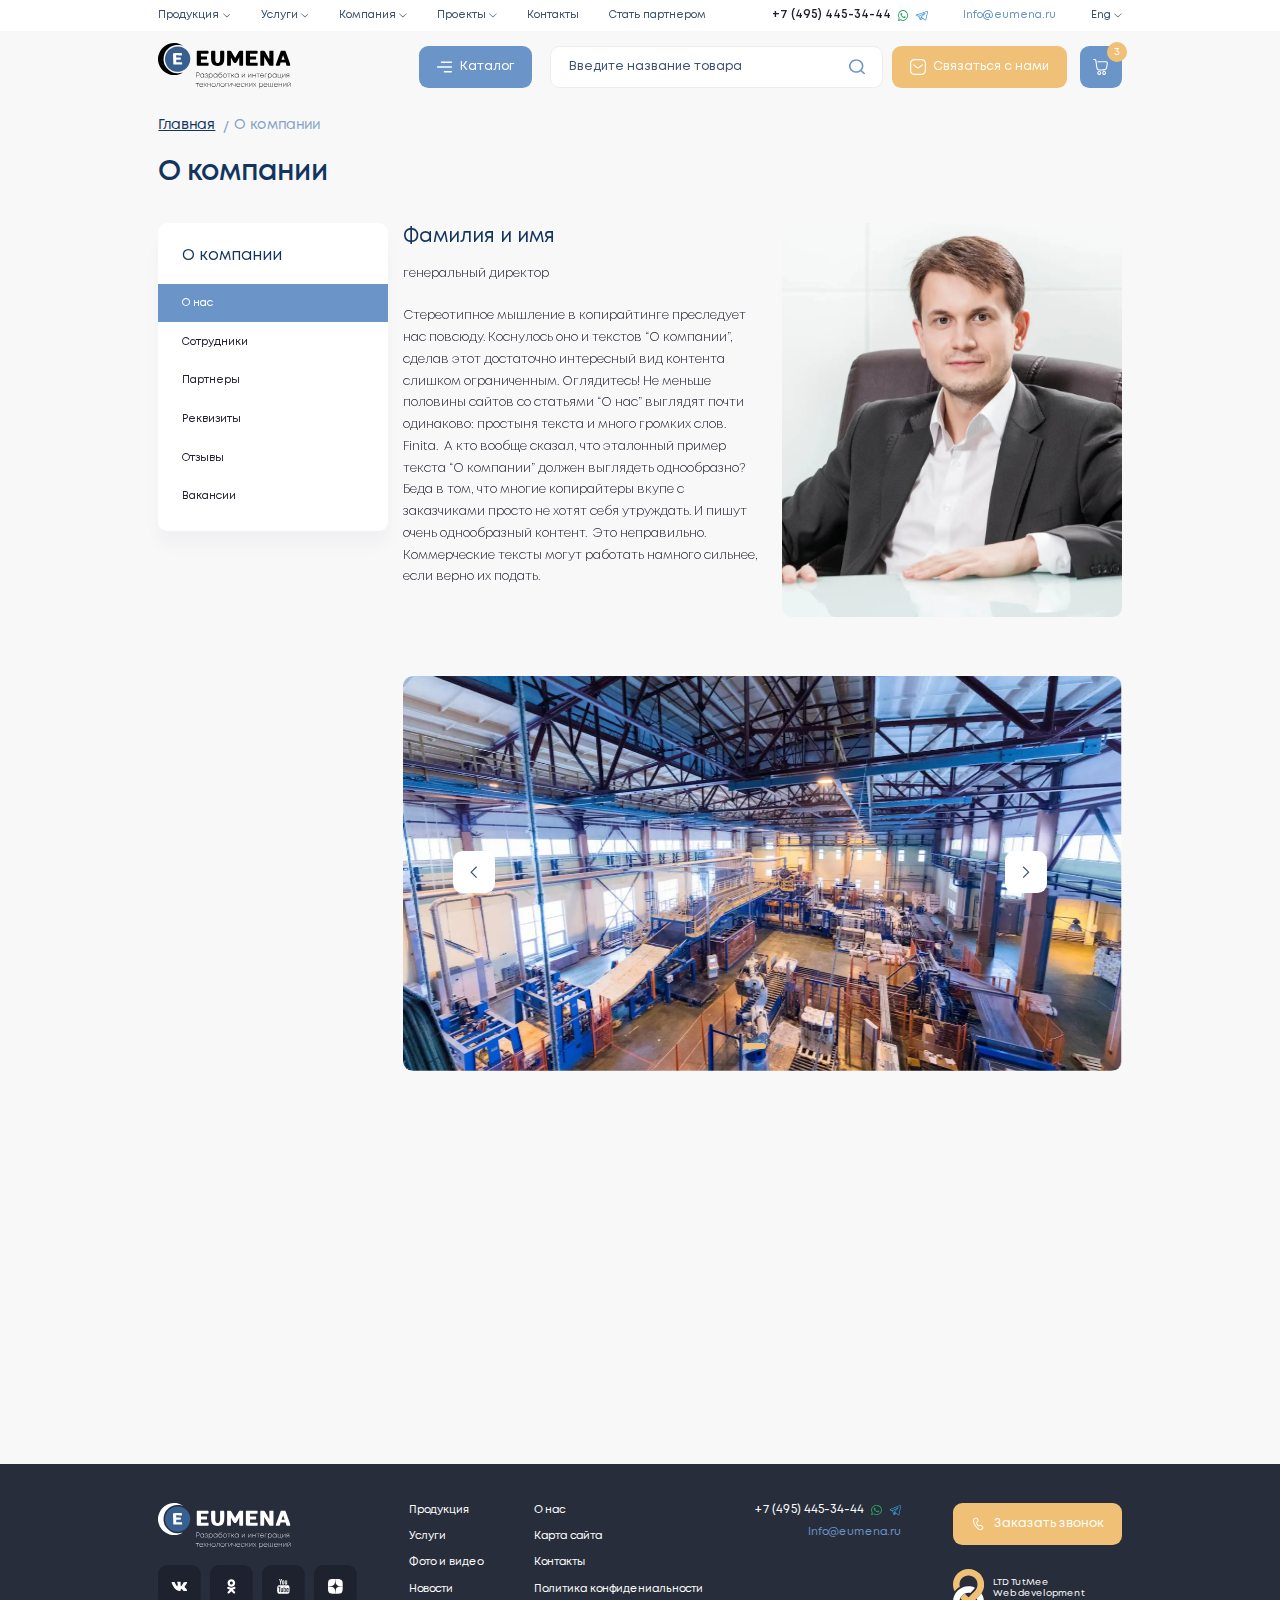
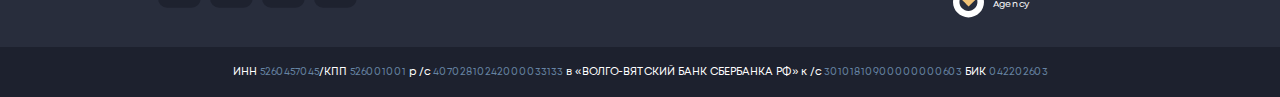
<file: about.html>
<!DOCTYPE html>
<html lang="ru">

<head>
    <meta charset="UTF-8">
    <meta name="viewport" content="width=device-width, initial-scale=1.0">
    <meta name="description" content="">
    <meta name="keywords" content="">
    <meta name="color-scheme" content="light only">
    <link rel="stylesheet" href="css/swiper-bundle.min.css">
    <link rel="stylesheet" href="css/fancybox.css">
    <link rel="stylesheet" href="css/nouislider.min.css">
    <link rel="stylesheet" href="css/style.min.css">
    <link rel="icon" href="img/favicon.svg" type="image/svg+xml">
    <title>О компании</title>
</head>

<body class="m-page">
    <div class="wrapper">
        <header class="header">
            <div class="header-top">
                <div class="container">
                    <div class="header-top__inner _flex-between">
                        <nav class="nav">
                            <div class="nav-item">
                                <div class="nav-item__show">
                                    <span>Продукция</span>
                                    <svg xmlns="http://www.w3.org/2000/svg" width="10" height="6" viewBox="0 0 10 6" fill="none">
                                        <path d="M0.0950568 0.634103C0.16518 0.558217 0.261133 0.500187 0.357355 0.500187C0.444222 0.500187 0.531066 0.531568 0.599806 0.595044L5.00009 4.63708L9.40037 0.595044C9.54548 0.461128 9.77186 0.469498 9.90514 0.61527C10.0391 0.760346 10.03 0.985549 9.88526 1.11946L5.24163 5.40479C5.1042 5.53174 4.89425 5.53174 4.75673 5.40479L0.113104 1.11946C-0.0298299 1.0046 -0.0388939 0.779179 0.0950568 0.634103Z" fill="#3A526D" />
                                    </svg>
                                </div>
                                <div class="nav-item__hidden">
                                    <div class="nav-item__inner">
                                        <ul>
                                            <li><a href="">Для сварочных операций</a></li>
                                            <li><a href="">Для сборочных операций</a></li>
                                            <li><a href="">Для роботизированных комплексов</a></li>
                                            <li><a href="">Для перемещения и транспортировки</a></li>
                                            <li><a href="">Для механической обработки</a></li>
                                            <li><a href="">Для работ с мастикой и лакокрасочными материалами</a></li>
                                            <li><a href="">Для контроля геометрии</a></li>
                                            <li><a href="">Для подъема и перемещения (грузоподъемное)</a></li>
                                            <li><a href="">Прочее нестандартное оборудование</a></li>
                                        </ul>
                                    </div>
                                </div>
                            </div>
                            <div class="nav-item">
                                <div class="nav-item__show">
                                    <span>Услуги</span>
                                    <svg xmlns="http://www.w3.org/2000/svg" width="10" height="6" viewBox="0 0 10 6" fill="none">
                                        <path d="M0.0950568 0.634103C0.16518 0.558217 0.261133 0.500187 0.357355 0.500187C0.444222 0.500187 0.531066 0.531568 0.599806 0.595044L5.00009 4.63708L9.40037 0.595044C9.54548 0.461128 9.77186 0.469498 9.90514 0.61527C10.0391 0.760346 10.03 0.985549 9.88526 1.11946L5.24163 5.40479C5.1042 5.53174 4.89425 5.53174 4.75673 5.40479L0.113104 1.11946C-0.0298299 1.0046 -0.0388939 0.779179 0.0950568 0.634103Z" fill="#3A526D" />
                                    </svg>
                                </div>
                                <div class="nav-item__hidden">
                                    <div class="nav-item__inner">
                                        <ul>
                                            <li><a href="">Проектирование нестандартного оборудования</a></li>
                                            <li><a href="">Изготовление деталей по чертежам заказчика</a></li>
                                            <li><a href="">Монтаж и пуско-наладка оборудования</a></li>
                                            <li><a href="">Проекты “под ключ”</a></li>
                                            <li><a href="">Прочностные расчеты</a></li>
                                            <li><a href="">Симуляция производственных процессов</a></li>
                                            <li><a href="">Реинжиниринг и восстановление тех. документации </a></li>
                                            <li><a href="">Независимая инженерно-техническая экспертиза</a></li>
                                        </ul>
                                    </div>
                                </div>
                            </div>
                            <div class="nav-item">
                                <div class="nav-item__show">
                                    <span>Компания</span>
                                    <svg xmlns="http://www.w3.org/2000/svg" width="10" height="6" viewBox="0 0 10 6" fill="none">
                                        <path d="M0.0950568 0.634103C0.16518 0.558217 0.261133 0.500187 0.357355 0.500187C0.444222 0.500187 0.531066 0.531568 0.599806 0.595044L5.00009 4.63708L9.40037 0.595044C9.54548 0.461128 9.77186 0.469498 9.90514 0.61527C10.0391 0.760346 10.03 0.985549 9.88526 1.11946L5.24163 5.40479C5.1042 5.53174 4.89425 5.53174 4.75673 5.40479L0.113104 1.11946C-0.0298299 1.0046 -0.0388939 0.779179 0.0950568 0.634103Z" fill="#3A526D" />
                                    </svg>
                                </div>
                                <div class="nav-item__hidden">
                                    <div class="nav-item__inner">
                                        <ul>
                                            <li><a href="">Компания 1</a></li>
                                            <li><a href="">Компания 2</a></li>
                                            <li><a href="">Компания 3</a></li>
                                            <li><a href="">Компания 4</a></li>
                                        </ul>
                                    </div>
                                </div>
                            </div>
                            <div class="nav-item">
                                <div class="nav-item__show">
                                    <span>Проекты</span>
                                    <svg xmlns="http://www.w3.org/2000/svg" width="10" height="6" viewBox="0 0 10 6" fill="none">
                                        <path d="M0.0950568 0.634103C0.16518 0.558217 0.261133 0.500187 0.357355 0.500187C0.444222 0.500187 0.531066 0.531568 0.599806 0.595044L5.00009 4.63708L9.40037 0.595044C9.54548 0.461128 9.77186 0.469498 9.90514 0.61527C10.0391 0.760346 10.03 0.985549 9.88526 1.11946L5.24163 5.40479C5.1042 5.53174 4.89425 5.53174 4.75673 5.40479L0.113104 1.11946C-0.0298299 1.0046 -0.0388939 0.779179 0.0950568 0.634103Z" fill="#3A526D" />
                                    </svg>
                                </div>
                                <div class="nav-item__hidden">
                                    <div class="nav-item__inner">
                                        <ul>
                                            <li>
                                                <a href="">Для сварочных операций</a>
                                                <ul>
                                                    <li><a href="">Проект 1</a></li>
                                                    <li><a href="">Проект 2</a></li>
                                                    <li><a href="">Проект 3</a></li>
                                                </ul>
                                            </li>
                                            <li><a href="">Для сборочных операций</a></li>
                                            <li><a href="">Для роботизированных комплексов</a></li>
                                            <li><a href="">Для перемещения и транспортировки</a></li>
                                            <li><a href="">Для механической обработки</a></li>
                                            <li><a href="">Для работ с мастикой и лакокрасочными материалами</a></li>
                                            <li><a href="">Для контроля геометрии</a></li>
                                            <li><a href="">Для подъема и перемещения (грузоподъемное)</a></li>
                                            <li><a href="">Прочее нестандартное оборудование</a></li>
                                        </ul>
                                    </div>
                                </div>
                            </div>
                            <a href="" class="nav__link">
                                <span>Контакты</span>
                            </a>
                            <a href="" class="nav__link">
                                <span>Стать партнером</span>
                            </a>
                        </nav>

                        <div class="header-contacts">
                            <a href="" class="header-contacts__phone">
                                +7 (495) 445-34-44
                            </a>
                            <a href="" class="header-contacts__whatsapp">
                                <img src="img/whatsapp.svg" alt="">
                            </a>
                            <a href="" class="header-contacts__tg">
                                <img src="img/tg.svg" alt="">
                            </a>
                        </div>

                        <a href="" class="header-contacts__email">
                            <span>Info@eumena.ru</span>
                        </a>

                        <div class="lang">
                            <div class="lang__show">
                                <span>Eng</span>
                                <svg xmlns="http://www.w3.org/2000/svg" width="10" height="6" viewBox="0 0 10 6" fill="none">
                                    <path d="M0.0950568 0.634103C0.16518 0.558217 0.261133 0.500187 0.357355 0.500187C0.444222 0.500187 0.531066 0.531568 0.599806 0.595044L5.00009 4.63708L9.40037 0.595044C9.54548 0.461128 9.77186 0.469498 9.90514 0.61527C10.0391 0.760346 10.03 0.985549 9.88526 1.11946L5.24163 5.40479C5.1042 5.53174 4.89425 5.53174 4.75673 5.40479L0.113104 1.11946C-0.0298299 1.0046 -0.0388939 0.779179 0.0950568 0.634103Z" fill="#3A526D" />
                                </svg>
                            </div>
                            <div class="lang__hidden">
                                <div class="lang__items">
                                    <a href="" class="lang__item">Ru</a>
                                    <a href="" class="lang__item">Eng</a>
                                    <a href="" class="lang__item">Esp</a>
                                </div>
                            </div>
                        </div>
                    </div>
                </div>
                <button class="header-top__close _toggle-menu m-btn m-btn-blue">
                    <img src="img/burger2.svg" alt="">
                </button>
            </div>
            <div class="header-top__bg modal-bg _toggle-menu"></div>

            <div class="header-bottom">
                <div class="container">
                    <div class="header-bottom__inner _flex-between">
                        <a href="" class="header__logo">
                            <img src="img/logo2.svg" alt="">
                        </a>

                        <div class="header-bottom__right _flex">
                            <button data-modal="catalogModal" class="header__catalog-btn m-btn m-btn-blue">
                                <img src="img/burger.svg" alt="">
                                <span>Каталог</span>
                            </button>
                            <form class="header-search">
                                <div class="fg">
                                    <input type="text" placeholder="Введите название товара">
                                </div>
                                <button class="header-search__btn">
                                    <img src="img/search.svg" alt="">
                                </button>
                            </form>
                            <a href="" class="header__call m-btn m-btn-yellow">
                                <img src="img/mail.svg" alt="">
                                <span>Связаться с нами</span>
                            </a>
                            <a href="" class="header__cart m-btn m-btn-blue">
                                <img src="img/cart.svg" alt="">
                                <div class="header__cart-num">
                                    <span>3</span>
                                </div>
                            </a>
                            <button class="_toggle-menu burger m-btn m-btn-blue">
                                <img src="img/burger.svg" alt="">
                            </button>
                        </div>
                    </div>
                </div>
            </div>

            <div class="modal header-catalog" id="catalogModal">
                <div class="modal__bg modal-bg _close-modal"></div>
                <div class="modal__dialog">
                    <button class="close-btn _close-modal">
                        <svg xmlns="http://www.w3.org/2000/svg" width="29" height="29" viewBox="0 0 29 29" fill="none">
                            <path fill-rule="evenodd" clip-rule="evenodd" d="M27.5619 0.0661201C27.473 0.100869 24.4978 3.03264 20.9503 6.58123L14.5003 13.0331L8.04993 6.58284C1.03713 -0.429876 1.48518 -0.0244081 0.875343 0.0900624C0.55707 0.149789 0.170254 0.536879 0.11057 0.855377C-0.00381906 1.46565 -0.408999 1.01734 6.5985 8.03479L13.0439 14.4893L6.56636 20.9766C-0.463833 28.0173 -0.068159 27.5804 0.0440964 28.1793C0.101453 28.4849 0.514586 28.8984 0.820056 28.9558C1.41903 29.0682 0.981067 29.4653 8.01734 22.4291L14.4996 15.9468L20.9823 22.4289C28.0295 29.4755 27.5799 29.0684 28.1892 28.954C28.5075 28.8942 28.8943 28.5071 28.954 28.1886C29.0685 27.5783 29.4765 28.0296 22.4338 20.9769L15.956 14.49L22.4336 8.00269C29.4568 0.968941 29.0679 1.39803 28.9569 0.805551C28.8463 0.216245 28.1385 -0.159003 27.5619 0.0661201Z" fill="#E8EBF6" />
                        </svg>
                    </button>
                    <form class="header-search">
                        <div class="fg">
                            <input type="text" placeholder="Введите название товара или услуги">
                        </div>
                        <button class="header-search__btn">
                            <img src="img/search.svg" alt="">
                        </button>
                    </form>
                    <div class="header-catalog__grid grid grid2">
                        <div class="header-catalog__col">
                            <div class="header-catalog__title">
                                Продукция
                            </div>
                            <div class="header-catalog__links">
                                <ul>
                                    <li><a href="">Для сварочных операций</a></li>
                                    <li><a href="">Для сборочных операций</a></li>
                                    <li><a href="">Для роботизированных комплексов</a></li>
                                    <li><a href="">Для перемещения и транспортировки</a></li>
                                    <li><a href="">Для механической обработки</a></li>
                                    <li><a href="">Для работ с мастикой и лакокрасочными материалами</a></li>
                                    <li><a href="">Для контроля геометрии</a></li>
                                    <li><a href="">Для подъема и перемещения (грузоподъемное)</a></li>
                                    <li><a href="">Прочее нестандартное оборудование</a></li>
                                </ul>
                            </div>
                        </div>
                        <div class="header-catalog__col">
                            <div class="header-catalog__title">
                                Услуги
                            </div>
                            <div class="header-catalog__links">
                                <ul>
                                    <li><a href="">Проектирование нестандартного оборудования</a></li>
                                    <li><a href="">Изготовление деталей по чертежам заказчика</a></li>
                                    <li><a href="">Монтаж и пуско-наладка оборудования</a></li>
                                    <li><a href="">Проекты “под ключ”</a></li>
                                    <li><a href="">Прочностные расчеты</a></li>
                                    <li><a href="">Симуляция производственных процессов</a></li>
                                    <li><a href="">Реинжиниринг и восстановление тех. документации </a></li>
                                    <li><a href="">Независимая инженерно-техническая экспертиза</a></li>
                                </ul>
                            </div>
                        </div>
                    </div>
                </div>
            </div>


        </header>
        <main class="content">

            <div class="page-top animated animated-opacity">
                <div class="container">
                    <ul class="breadcrumbs">
                        <li><a href="">Главная</a></li>
                        <li><a>О компании</a></li>
                    </ul>
                </div>
            </div>

            <div class="about _tabs-parent">
                <div class="container">
                    <h1 class="h2 dark-text animated animated-opacity">
                        О компании
                    </h1>
                    <div class="about__grid">
                        <div class="about__col">
                            <div class="about-nav animated animated-opacity">
                                <div class="about-nav__top">
                                    <div class="about-nav__title text20">
                                        О компании
                                    </div>
                                </div>
                                <div class="about-nav__bottom">
                                    <div class="about-nav__links">
                                        <div class="about-nav__link _tab _active" data-tab="_about">
                                            <span>О нас</span>
                                        </div>
                                        <div class="about-nav__link _tab" data-tab="_team">
                                            <span>Сотрудники</span>
                                        </div>
                                        <div class="about-nav__link _tab" data-tab="_partners">
                                            <span>Партнеры</span>
                                        </div>
                                        <div class="about-nav__link _tab" data-tab="_requisites">
                                            <span>Реквизиты</span>
                                        </div>
                                        <div class="about-nav__link _tab" data-tab="_reviews">
                                            <span>Отзывы</span>
                                        </div>
                                        <div class="about-nav__link _tab" data-tab="_vacancies">
                                            <span>Вакансии</span>
                                        </div>
                                    </div>
                                </div>
                            </div>
                        </div>
                        <div class="about__col2">
                            <div class="tab-content _about _active">
                                <div class="ceo">
                                    <div class="ceo__col">
                                        <div class="h4 dark-text animated animated-opacity">
                                            Фамилия и имя
                                        </div>
                                        <div class="ceo__prof text16 light-text animated animated-opacity">
                                            генеральный директор
                                        </div>
                                        <div class="ceo__desc text16 light-text animated animated-opacity">
                                            Стереотипное мышление в копирайтинге преследует нас повсюду. Коснулось оно и текстов “О компании”, сделав этот достаточно интересный вид контента слишком ограниченным.
                                            Оглядитесь! Не меньше половины сайтов со статьями “О нас” выглядят почти одинаково: простыня текста и много громких слов. Finita. 
                                            А кто вообще сказал, что эталонный пример текста “О компании” должен выглядеть однообразно?  Беда в том, что многие копирайтеры вкупе с заказчиками просто не хотят себя утруждать. И пишут очень однообразный контент. 
                                            Это неправильно. Коммерческие тексты могут работать намного сильнее, если верно их подать. 
                                        </div>
                                    </div>
                                    <div class="ceo__col2 animated animated-opacity">
                                        <img src="img/ceo.webp" alt="" class="ceo__img">
                                    </div>
                                </div>

                                <div class="about-info">
                                    <div class="photo-slider slider _loop animated animated-opacity">
                                        <div class="swiper-container">
                                            <div class="swiper-wrapper">
                                                <div class="swiper-slide">
                                                    <div class="photo-slider__img">
                                                        <img src="img/about.webp" alt="">
                                                    </div>
                                                </div>
                                                <div class="swiper-slide">
                                                    <div class="photo-slider__img">
                                                        <img src="img/about.webp" alt="">
                                                    </div>
                                                </div>
                                            </div>
                                        </div>
                                        <div class="swiper-nav">
                                            <div class="swiper-button swiper-button-prev">
                                                <svg xmlns="http://www.w3.org/2000/svg" width="10" height="16" viewBox="0 0 10 16" fill="none">
                                                    <path d="M8.5 1L1.5 8L8.5 15" stroke="#3A526D" stroke-width="1.5" />
                                                </svg>
                                            </div>
                                            <div class="swiper-button swiper-button-next">
                                                <svg xmlns="http://www.w3.org/2000/svg" width="10" height="16" viewBox="0 0 10 16" fill="none">
                                                    <path d="M1.5 15L8.5 8L1.5 1" stroke="#3A526D" stroke-width="1.5" />
                                                </svg>
                                            </div>
                                        </div>

                                        <div class="swiper-pagination"></div>
                                    </div>

                                    <div class="how-work text animated animated-opacity">
                                        <h3>
                                            Наш подход к работе
                                        </h3>
                                        <p>
                                            Основные расчеты проводятся в среде MSC.Patran/Nastran. Профильный опыт инженеров - от трех лет. Методология проведения соответствует всем нормативным документам (ПНАЭ Г-7-002-86, РД 10-249-98, ГОСТ 14249-89 и др.).
                                        </p>

                                        На выходе вы получаете:
                                        <ul>
                                            <li>текстовую описательную часть</li>
                                            <li>расчеты, графики, эпюры</li>
                                            <li>выводы и рекомендации по усилению конструкции</li>
                                        </ul>
                                    </div>
                                </div>
                            </div>

                            <div class="tab-content _team">
                                <div class="team">
                                    <div class="h4 dark-text">
                                        Сотрудники
                                    </div>

                                    <div class="photo-slider slider _loop animated animated-opacity">
                                        <div class="swiper-container">
                                            <div class="swiper-wrapper">
                                                <div class="swiper-slide">
                                                    <div class="photo-slider__img">
                                                        <img src="img/team.webp" alt="">
                                                    </div>
                                                </div>
                                                <div class="swiper-slide">
                                                    <div class="photo-slider__img">
                                                        <img src="img/team.webp" alt="">
                                                    </div>
                                                </div>
                                            </div>
                                        </div>
                                        <div class="swiper-nav">
                                            <div class="swiper-button swiper-button-prev">
                                                <svg xmlns="http://www.w3.org/2000/svg" width="10" height="16" viewBox="0 0 10 16" fill="none">
                                                    <path d="M8.5 1L1.5 8L8.5 15" stroke="#3A526D" stroke-width="1.5" />
                                                </svg>
                                            </div>
                                            <div class="swiper-button swiper-button-next">
                                                <svg xmlns="http://www.w3.org/2000/svg" width="10" height="16" viewBox="0 0 10 16" fill="none">
                                                    <path d="M1.5 15L8.5 8L1.5 1" stroke="#3A526D" stroke-width="1.5" />
                                                </svg>
                                            </div>
                                        </div>

                                        <div class="swiper-pagination"></div>
                                    </div>

                                    <div class="team__items grid grid3 grid-tablet2 grid-mob _mt60">
                                        <div class="team-card animated animated-opacity">
                                            <div class="team-card__img">
                                                <img src="img/team-img.webp" alt="">
                                            </div>
                                            <div class="team-card__name text18">
                                                Петрова Елена Владимировна
                                            </div>
                                            <div class="team-card__prof text18">
                                                Главный бухгалтер
                                            </div>
                                            <a href="tel:+74954502222" class="team-card__phone">
                                                +7 (495) 450-22-22
                                            </a>
                                            <a href="mailto:somemail@eumena.ru" class="team-card__email text16">
                                                somemail@eumena.ru
                                            </a>
                                        </div>
                                        <div class="team-card animated animated-opacity">
                                            <div class="team-card__img">
                                                <img src="img/team-img2.webp" alt="">
                                            </div>
                                            <div class="team-card__name text18">
                                                Самойлов Павел Константинович
                                            </div>
                                            <div class="team-card__prof text18">
                                                Ведущий специалист
                                            </div>
                                            <a href="tel:+74954502222" class="team-card__phone">
                                                +7 (495) 450-22-22
                                            </a>
                                            <a href="mailto:somemail@eumena.ru" class="team-card__email text16">
                                                somemail@eumena.ru
                                            </a>
                                        </div>
                                        <div class="team-card animated animated-opacity">
                                            <div class="team-card__img">
                                                <img src="img/team-img3.webp" alt="">
                                            </div>
                                            <div class="team-card__name text18">
                                                Павлов Дмитрий Викторович
                                            </div>
                                            <div class="team-card__prof text18">
                                                Начальник склада
                                            </div>
                                            <a href="tel:+74954502222" class="team-card__phone">
                                                +7 (495) 450-22-22
                                            </a>
                                            <a href="mailto:somemail@eumena.ru" class="team-card__email text16">
                                                somemail@eumena.ru
                                            </a>
                                        </div>
                                        <div class="team-card animated animated-opacity">
                                            <div class="team-card__img">
                                                <img src="img/team-img.webp" alt="">
                                            </div>
                                            <div class="team-card__name text18">
                                                Петрова Елена Владимировна
                                            </div>
                                            <div class="team-card__prof text18">
                                                Главный бухгалтер
                                            </div>
                                            <a href="tel:+74954502222" class="team-card__phone">
                                                +7 (495) 450-22-22
                                            </a>
                                            <a href="mailto:somemail@eumena.ru" class="team-card__email text16">
                                                somemail@eumena.ru
                                            </a>
                                        </div>
                                        <div class="team-card animated animated-opacity">
                                            <div class="team-card__img">
                                                <img src="img/team-img2.webp" alt="">
                                            </div>
                                            <div class="team-card__name text18">
                                                Самойлов Павел Константинович
                                            </div>
                                            <div class="team-card__prof text18">
                                                Ведущий специалист
                                            </div>
                                            <a href="tel:+74954502222" class="team-card__phone">
                                                +7 (495) 450-22-22
                                            </a>
                                            <a href="mailto:somemail@eumena.ru" class="team-card__email text16">
                                                somemail@eumena.ru
                                            </a>
                                        </div>
                                        <div class="team-card animated animated-opacity">
                                            <div class="team-card__img">
                                                <img src="img/team-img3.webp" alt="">
                                            </div>
                                            <div class="team-card__name text18">
                                                Павлов Дмитрий Викторович
                                            </div>
                                            <div class="team-card__prof text18">
                                                Начальник склада
                                            </div>
                                            <a href="tel:+74954502222" class="team-card__phone">
                                                +7 (495) 450-22-22
                                            </a>
                                            <a href="mailto:somemail@eumena.ru" class="team-card__email text16">
                                                somemail@eumena.ru
                                            </a>
                                        </div>
                                        <div class="team-card animated animated-opacity">
                                            <div class="team-card__img">
                                                <img src="img/team-img.webp" alt="">
                                            </div>
                                            <div class="team-card__name text18">
                                                Петрова Елена Владимировна
                                            </div>
                                            <div class="team-card__prof text18">
                                                Главный бухгалтер
                                            </div>
                                            <a href="tel:+74954502222" class="team-card__phone">
                                                +7 (495) 450-22-22
                                            </a>
                                            <a href="mailto:somemail@eumena.ru" class="team-card__email text16">
                                                somemail@eumena.ru
                                            </a>
                                        </div>
                                        <div class="team-card animated animated-opacity">
                                            <div class="team-card__img">
                                                <img src="img/team-img2.webp" alt="">
                                            </div>
                                            <div class="team-card__name text18">
                                                Самойлов Павел Константинович
                                            </div>
                                            <div class="team-card__prof text18">
                                                Ведущий специалист
                                            </div>
                                            <a href="tel:+74954502222" class="team-card__phone">
                                                +7 (495) 450-22-22
                                            </a>
                                            <a href="mailto:somemail@eumena.ru" class="team-card__email text16">
                                                somemail@eumena.ru
                                            </a>
                                        </div>
                                        <div class="team-card animated animated-opacity">
                                            <div class="team-card__img">
                                                <img src="img/team-img3.webp" alt="">
                                            </div>
                                            <div class="team-card__name text18">
                                                Павлов Дмитрий Викторович
                                            </div>
                                            <div class="team-card__prof text18">
                                                Начальник склада
                                            </div>
                                            <a href="tel:+74954502222" class="team-card__phone">
                                                +7 (495) 450-22-22
                                            </a>
                                            <a href="mailto:somemail@eumena.ru" class="team-card__email text16">
                                                somemail@eumena.ru
                                            </a>
                                        </div>
                                    </div>
                                </div>
                            </div>

                            <div class="tab-content _partners">
                                <div class="partners">
                                    <div class="h4 dark-text">
                                        Партнеры
                                    </div>
                                    <div class="partners__grid">
                                        <div class="client-card">
                                            <div class="client-card__img">
                                                <img src="img/reviews1.webp" alt="">
                                            </div>
                                        </div>
                                        <div class="client-card">
                                            <div class="client-card__img">
                                                <img src="img/reviews2.webp" alt="">
                                            </div>
                                        </div>
                                        <div class="client-card">
                                            <div class="client-card__img">
                                                <img src="img/reviews3.webp" alt="">
                                            </div>
                                        </div>
                                        <div class="client-card">
                                            <div class="client-card__img">
                                                <img src="img/reviews4.webp" alt="">
                                            </div>
                                        </div>
                                        <div class="client-card">
                                            <div class="client-card__img">
                                                <img src="img/reviews5.webp" alt="">
                                            </div>
                                        </div>
                                        <div class="client-card">
                                            <div class="client-card__img">
                                                <img src="img/reviews6.webp" alt="">
                                            </div>
                                        </div>
                                        <div class="client-card">
                                            <div class="client-card__img">
                                                <img src="img/reviews7.webp" alt="">
                                            </div>
                                        </div>
                                        <div class="client-card">
                                            <div class="client-card__img">
                                                <img src="img/reviews8.webp" alt="">
                                            </div>
                                        </div>
                                        <div class="client-card">
                                            <div class="client-card__img">
                                                <img src="img/reviews9.webp" alt="">
                                            </div>
                                        </div>
                                        <div class="client-card">
                                            <div class="client-card__img">
                                                <img src="img/reviews10.webp" alt="">
                                            </div>
                                        </div>
                                        <div class="client-card">
                                            <div class="client-card__img">
                                                <img src="img/reviews11.webp" alt="">
                                            </div>
                                        </div>
                                        <div class="client-card">
                                            <div class="client-card__img">
                                                <img src="img/reviews12.webp" alt="">
                                            </div>
                                        </div>
                                        <div class="client-card">
                                            <div class="client-card__img">
                                                <img src="img/reviews13.webp" alt="">
                                            </div>
                                        </div>
                                        <div class="client-card">
                                            <div class="client-card__img">
                                                <img src="img/reviews14.webp" alt="">
                                            </div>
                                        </div>
                                        <div class="client-card">
                                            <div class="client-card__img">
                                                <img src="img/reviews15.webp" alt="">
                                            </div>
                                        </div>
                                        <div class="client-card">
                                            <div class="client-card__img">
                                                <img src="img/reviews16.webp" alt="">
                                            </div>
                                        </div>
                                        <div class="client-card">
                                            <div class="client-card__img">
                                                <img src="img/reviews17.webp" alt="">
                                            </div>
                                        </div>
                                        <div class="client-card">
                                            <div class="client-card__img">
                                                <img src="img/reviews18.webp" alt="">
                                            </div>
                                        </div>
                                        <div class="client-card">
                                            <div class="client-card__img">
                                                <img src="img/reviews19.webp" alt="">
                                            </div>
                                        </div>
                                        <div class="client-card">
                                            <div class="client-card__img">
                                                <img src="img/reviews20.webp" alt="">
                                            </div>
                                        </div>
                                    </div>
                                </div>
                            </div>

                            <div class="tab-content _requisites">
                                <div class="requisites">
                                    <div class="h4 dark-text">
                                        Реквизиты
                                    </div>
                                    <div class="requisites-group">
                                        <div class="h3 dark-text regular-text">
                                            Юридические данные
                                        </div>
                                        <div class="requisites-group__items">
                                            <div class="requisite-item">

                                                <div class="m-copy">
                                                    <button data-copy="23423553474" class="m-copy__btn">
                                                        <img src="img/copy.svg" alt="">
                                                    </button>
                                                    <div class="hint">
                                                        <div class="hint__inner">
                                                            <div class="text14">
                                                                Скопировано
                                                            </div>
                                                        </div>
                                                    </div>
                                                </div>


                                                <div class="requisite-item__title">
                                                    ИНН
                                                </div>
                                                <div class="requisite-item__desc">
                                                    23423553474
                                                </div>
                                            </div>
                                            <div class="requisite-item">

                                                <div class="m-copy">
                                                    <button data-copy="8797895544" class="m-copy__btn">
                                                        <img src="img/copy.svg" alt="">
                                                    </button>
                                                    <div class="hint">
                                                        <div class="hint__inner">
                                                            <div class="text14">
                                                                Скопировано
                                                            </div>
                                                        </div>
                                                    </div>
                                                </div>


                                                <div class="requisite-item__title">
                                                    КПП
                                                </div>
                                                <div class="requisite-item__desc">
                                                    8797895544
                                                </div>
                                            </div>
                                            <div class="requisite-item">

                                                <div class="m-copy">
                                                    <button data-copy="677658545323452" class="m-copy__btn">
                                                        <img src="img/copy.svg" alt="">
                                                    </button>
                                                    <div class="hint">
                                                        <div class="hint__inner">
                                                            <div class="text14">
                                                                Скопировано
                                                            </div>
                                                        </div>
                                                    </div>
                                                </div>


                                                <div class="requisite-item__title">
                                                    ОГРН
                                                </div>
                                                <div class="requisite-item__desc">
                                                    677658545323452
                                                </div>
                                            </div>
                                            <div class="requisite-item">

                                                <div class="requisite-item__title">
                                                    Дата образования
                                                </div>
                                                <div class="requisite-item__desc">
                                                    25.09.1992
                                                </div>
                                            </div>
                                            <div class="requisite-item">

                                                <div class="requisite-item__title">
                                                    Юр. адрес
                                                </div>
                                                <div class="requisite-item__desc">
                                                    650065, Кемеровская область, г. Кемерово, пр. Ленинградский 15А, оф. 74
                                                </div>
                                            </div>
                                        </div>
                                    </div>
                                    <div class="requisites-group">
                                        <div class="h3 dark-text regular-text">
                                            Банковские реквизиты
                                        </div>
                                        <div class="requisites-group__items">
                                            <div class="requisite-item">

                                                <div class="m-copy">
                                                    <button data-copy="40702810242000033133 " class="m-copy__btn">
                                                        <img src="img/copy.svg" alt="">
                                                    </button>
                                                    <div class="hint">
                                                        <div class="hint__inner">
                                                            <div class="text14">
                                                                Скопировано
                                                            </div>
                                                        </div>
                                                    </div>
                                                </div>


                                                <div class="requisite-item__title">
                                                    р /с
                                                </div>
                                                <div class="requisite-item__desc">
                                                    40702810242000033133 <br>в «ВОЛГО-ВЯТСКИЙ БАНК СБЕРБАНКА РФ»
                                                </div>
                                            </div>
                                            <div class="requisite-item">

                                                <div class="m-copy">
                                                    <button data-copy="30101810900000000603" class="m-copy__btn">
                                                        <img src="img/copy.svg" alt="">
                                                    </button>
                                                    <div class="hint">
                                                        <div class="hint__inner">
                                                            <div class="text14">
                                                                Скопировано
                                                            </div>
                                                        </div>
                                                    </div>
                                                </div>


                                                <div class="requisite-item__title">
                                                    к /с
                                                </div>
                                                <div class="requisite-item__desc">
                                                    30101810900000000603
                                                </div>
                                            </div>
                                            <div class="requisite-item">

                                                <div class="m-copy">
                                                    <button data-copy="042202603" class="m-copy__btn">
                                                        <img src="img/copy.svg" alt="">
                                                    </button>
                                                    <div class="hint">
                                                        <div class="hint__inner">
                                                            <div class="text14">
                                                                Скопировано
                                                            </div>
                                                        </div>
                                                    </div>
                                                </div>


                                                <div class="requisite-item__title">
                                                    БИК
                                                </div>
                                                <div class="requisite-item__desc">
                                                    042202603
                                                </div>
                                            </div>
                                        </div>
                                    </div>
                                    <div class="requisites__nav">
                                        <a href="" class="requisites__btn m-btn m-btn-yellow">
                                            <span>Скачать реквизиты</span>
                                        </a>
                                    </div>
                                </div>
                            </div>

                            <div class="tab-content _reviews">
                                <div class="about-reviews">
                                    <div class="h4 dark-text">
                                        Отзывы
                                    </div>
                                    <div class="about-reviews__grid _small-certificates">
                                        <a href="img/certificate-img.webp" data-fancybox class="certificate-card">
                                            <div class="certificate-card__inner">
                                                <div class="certificate-card__img">
                                                    <img src="img/certificate-img.webp" alt="">
                                                </div>
                                            </div>
                                        </a>
                                        <a href="img/certificate-img2.webp" data-fancybox class="certificate-card">
                                            <div class="certificate-card__inner">
                                                <div class="certificate-card__img">
                                                    <img src="img/certificate-img2.webp" alt="">
                                                </div>
                                            </div>
                                        </a>
                                        <a href="img/certificate-img3.webp" data-fancybox class="certificate-card">
                                            <div class="certificate-card__inner">
                                                <div class="certificate-card__img">
                                                    <img src="img/certificate-img3.webp" alt="">
                                                </div>
                                            </div>
                                        </a>
                                        <a href="img/certificate-img4.webp" data-fancybox class="certificate-card">
                                            <div class="certificate-card__inner">
                                                <div class="certificate-card__img">
                                                    <img src="img/certificate-img4.webp" alt="">
                                                </div>
                                            </div>
                                        </a>
                                        <a href="img/certificate-img.webp" data-fancybox class="certificate-card">
                                            <div class="certificate-card__inner">
                                                <div class="certificate-card__img">
                                                    <img src="img/certificate-img.webp" alt="">
                                                </div>
                                            </div>
                                        </a>
                                        <a href="img/certificate-img2.webp" data-fancybox class="certificate-card">
                                            <div class="certificate-card__inner">
                                                <div class="certificate-card__img">
                                                    <img src="img/certificate-img2.webp" alt="">
                                                </div>
                                            </div>
                                        </a>
                                        <a href="img/certificate-img3.webp" data-fancybox class="certificate-card">
                                            <div class="certificate-card__inner">
                                                <div class="certificate-card__img">
                                                    <img src="img/certificate-img3.webp" alt="">
                                                </div>
                                            </div>
                                        </a>
                                        <a href="img/certificate-img4.webp" data-fancybox class="certificate-card">
                                            <div class="certificate-card__inner">
                                                <div class="certificate-card__img">
                                                    <img src="img/certificate-img4.webp" alt="">
                                                </div>
                                            </div>
                                        </a>
                                    </div>
                                    <div class="about-reviews__nav _mt32 _mt16-mob _flex-center">
                                        <button class="m-btn m-btn-yellow-outline">
                                            <span>Показать еще</span>
                                        </button>
                                    </div>
                                </div>
                            </div>

                            <div class="tab-content _vacancies">
                                <div class="vacancies">
                                    <div class="h4 dark-text">
                                        Вакансии
                                    </div>
                                    <div class="vacancies__items">
                                        <div class="vacancy-card">
                                            <div class="vacancy-card__title text18">
                                                <a href="">Срочно требуется экспедитор</a>
                                            </div>
                                            <div class="vacancy-card__salary">
                                                от 135 000 ₽ до вычета налогов
                                            </div>
                                            <div class="vacancy-card__desc text16">
                                                Требуемый опыт работы: 1–3 года <br>
        Полная занятость, сменный график
                                            </div>
                                            <div class="vacancy-card__nav _flex">
                                                <a href="" class="vacancy-card__link m-btn m-btn-yellow-outline">
                                                    <span>Связаться с нами</span>
                                                </a>
                                            </div>
                                        </div>
                                        <div class="vacancy-card">
                                            <div class="vacancy-card__title text18">
                                                <a href="">Требуется электромантер</a>
                                            </div>
                                            <div class="vacancy-card__salary">
                                                от 135 000 ₽ до вычета налогов
                                            </div>
                                            <div class="vacancy-card__desc text16">
                                                Требуемый опыт работы: 1–3 года <br>
        Полная занятость, сменный график
                                            </div>
                                            <div class="vacancy-card__nav _flex">
                                                <a href="" class="vacancy-card__link m-btn m-btn-yellow-outline">
                                                    <span>Связаться с нами</span>
                                                </a>
                                            </div>
                                        </div>
                                    </div>
                                    <div class="vacancies__nav _flex-center">
                                        <button class="vacancies__btn m-btn m-btn-yellow-outline">
                                            <span>Показать еще</span>
                                        </button>
                                    </div>
                                </div>
                            </div>
                        </div>
                    </div>
                </div>
            </div>

        </main>
        <footer class="footer">
            <div class="footer-top m-section">
                <div class="container">
                    <div class="footer-top__inner">
                        <div class="footer-top__col">
                            <a href="" class="footer__logo">
                                <img src="img/logo.svg" alt="">
                            </a>
                            <div class="socials">
                                <a href="" class="socials__item">
                                    <svg width="55" height="55" viewBox="0 0 55 55" fill="none" xmlns="http://www.w3.org/2000/svg">
                                        <rect width="55" height="55" rx="12" fill="#1E222F" />
                                        <path d="M27.1215 21.503C26.0484 21.491 25.1352 21.503 24.6215 21.7672C24.279 21.9414 24.0164 22.3377 24.1762 22.3557C24.376 22.3857 24.8269 22.4878 25.0667 22.8301C25.3749 23.2685 25.3635 24.2593 25.3635 24.2593C25.3635 24.2593 25.5347 26.9855 24.9468 27.3278C24.5415 27.562 23.9879 27.0876 22.7892 24.9198C22.1785 23.8029 21.7161 22.5719 21.7161 22.5719C21.7161 22.5719 21.6305 22.3437 21.4707 22.2236C21.2766 22.0735 21.0084 22.0254 21.0084 22.0254L18.1487 22.0435C18.1487 22.0435 17.7206 22.0615 17.5665 22.2536C17.4238 22.4338 17.5551 22.7881 17.5551 22.7881C17.5551 22.7881 19.7926 28.2946 22.3269 31.0688C24.65 33.6149 27.287 33.4468 27.287 33.4468H28.4857C28.4857 33.4468 28.8453 33.4047 29.0279 33.2006C29.1992 33.0084 29.1935 32.6481 29.1935 32.6481C29.1935 32.6481 29.1706 30.9607 29.9126 30.7085C30.649 30.4683 31.5851 32.3419 32.5839 33.0625C33.3431 33.6089 33.9196 33.4888 33.9196 33.4888L36.5909 33.4468C36.5909 33.4468 37.9836 33.3567 37.3215 32.1977C37.2701 32.1077 36.939 31.3451 35.3408 29.7838C33.6627 28.1504 33.8853 28.4147 35.9059 25.5863C37.1331 23.8629 37.624 22.8121 37.4699 22.3557C37.3215 21.9294 36.4196 22.0435 36.4196 22.0435L33.4116 22.0615C33.4116 22.0615 33.189 22.0314 33.0234 22.1335C32.8636 22.2356 32.7609 22.4758 32.7609 22.4758C32.7609 22.4758 32.2814 23.8089 31.6478 24.9438C30.3122 27.3338 29.77 27.4659 29.5531 27.3158C29.0451 26.9675 29.1706 25.9226 29.1706 25.184C29.1706 22.8601 29.5074 21.8993 28.5199 21.6471C28.1946 21.5631 27.9549 21.509 27.1215 21.503Z" fill="#FFF" />
                                    </svg>
                                </a>
                                <a href="" class="socials__item">
                                    <svg width="55" height="55" viewBox="0 0 55 55" fill="none" xmlns="http://www.w3.org/2000/svg">
                                        <rect width="55" height="55" rx="12" fill="#1E222F" />
                                        <path d="M27.5018 21.1343C28.5887 21.1343 29.4728 22.0188 29.4728 23.1063C29.4728 24.1899 28.5887 25.0744 27.5018 25.0744C26.415 25.0744 25.5309 24.1899 25.5309 23.1063C25.5309 22.0188 26.415 21.1343 27.5018 21.1343ZM27.5018 28.0036C30.2037 28.0036 32.3966 25.8096 32.3966 23.1063C32.3966 20.4029 30.2037 18.2051 27.5018 18.2051C24.8 18.2051 22.6032 20.4029 22.6032 23.1063C22.6032 25.8057 24.8 28.0036 27.5018 28.0036ZM29.4268 31.7484C30.3951 31.5301 31.3289 31.1472 32.19 30.6035C32.8406 30.1938 33.0357 29.3323 32.6263 28.6813C32.2168 28.0304 31.3557 27.8313 30.7051 28.2448C28.7533 29.4701 26.2466 29.4701 24.2986 28.2448C23.6442 27.8313 22.7831 28.0304 22.3736 28.6813C21.9641 29.3323 22.1593 30.1938 22.8137 30.6035C23.671 31.1472 24.6086 31.5301 25.5768 31.7484L22.9132 34.4134C22.3698 34.9571 22.3698 35.8416 22.9171 36.3854C23.1888 36.6572 23.5447 36.7951 23.9006 36.7951C24.2565 36.7951 24.6163 36.6572 24.888 36.3854L27.5018 33.7701L30.1195 36.3854C30.663 36.9291 31.5432 36.9291 32.0905 36.3854C32.6339 35.8416 32.6339 34.9571 32.0905 34.4134L29.4268 31.7484Z" fill="white" />
                                    </svg>
                                </a>
                                <a href="" class="socials__item">
                                    <svg width="55" height="55" viewBox="0 0 55 55" fill="none" xmlns="http://www.w3.org/2000/svg">
                                        <rect width="55" height="55" rx="12" fill="#1E222F" />
                                        <path fill-rule="evenodd" clip-rule="evenodd" d="M22.1142 18.0757C22.1142 18.1118 22.3966 18.993 22.7417 20.034L23.3692 21.9266V23.5193V25.1121H23.9444H24.5196V23.7322C24.5196 22.3546 24.5207 22.3489 25.0983 20.4642C25.4165 19.4258 25.7207 18.4466 25.7744 18.2881L25.8719 18L25.2751 18.0308L24.6785 18.0616L24.3637 19.2629C24.1906 19.9236 24.0225 20.49 23.9902 20.5215C23.9579 20.553 23.8499 20.244 23.7501 19.8348C23.6504 19.4257 23.497 18.8477 23.4093 18.5505L23.2498 18.0101H22.682C22.3697 18.0101 22.1142 18.0396 22.1142 18.0757ZM26.7158 19.8323C26.3196 19.9742 25.9889 20.4236 25.8717 20.9793C25.7099 21.7464 25.7875 24.034 25.989 24.4393C26.3443 25.1536 27.3502 25.4298 28.0555 25.0065C28.6136 24.6717 28.7029 24.3125 28.7029 22.4031C28.7029 20.8181 28.6886 20.6957 28.4645 20.3684C28.3333 20.1769 28.1097 19.9623 27.9677 19.8915C27.7071 19.7617 27.0055 19.7286 26.7158 19.8323ZM29.5047 19.8285C29.4096 19.9222 29.4308 23.6907 29.5304 24.3809C29.6547 25.2425 30.1867 25.4618 30.9368 24.9608C31.2978 24.7198 31.3175 24.7171 31.3175 24.9094C31.3175 25.0841 31.3898 25.1121 31.8404 25.1121H32.3633V22.4303V19.7485L31.8665 19.7799L31.3697 19.8113L31.3413 21.8642C31.3173 23.5925 31.2859 23.9466 31.1421 24.1029C30.8748 24.3937 30.6211 24.3359 30.5462 23.9671C30.5102 23.7901 30.4808 22.7711 30.4808 21.7026V19.7599H30.0276C29.7783 19.7599 29.543 19.7907 29.5047 19.8285ZM27.6337 22.3708C27.6638 24.0725 27.6174 24.2887 27.2234 24.2887C26.9105 24.2887 26.8204 23.8714 26.8204 22.4225C26.8204 20.924 26.8987 20.6574 27.3242 20.7058L27.6048 20.7377L27.6337 22.3708ZM23.2543 26.1376C21.3721 26.248 21.0468 26.3105 20.5633 26.6553C19.7358 27.2451 19.5005 28.3394 19.5 31.5993C19.4994 35.5606 19.8973 36.5606 21.5982 36.8713C22.5367 37.0429 32.4637 37.0429 33.4022 36.8713C35.1156 36.5583 35.5015 35.5694 35.5 31.4964C35.4984 27.3608 35.1005 26.4788 33.1283 26.2397C32.0263 26.106 25.0275 26.0338 23.2543 26.1376ZM23.9967 28.4573V28.9205H23.4215H22.8463V31.9054V34.8904H22.3757H21.9051V31.9054V28.9205H21.3299H20.7547V28.4573V27.9941H22.3757H23.9967V28.4573ZM28.7029 29.0749C28.7029 29.6693 28.7382 30.1546 28.7813 30.1534C28.8244 30.1521 28.9774 30.0605 29.1212 29.9498C29.4387 29.7053 30.0884 29.6812 30.3163 29.9055C30.5768 30.1619 30.6001 30.4085 30.5656 32.5446C30.5364 34.3561 30.5129 34.5824 30.3339 34.7769C30.0565 35.0781 29.5317 35.0601 29.1403 34.736C28.7647 34.4249 28.7029 34.4176 28.7029 34.6845C28.7029 34.8561 28.6331 34.8904 28.2846 34.8904H27.8662V31.4422V27.9941H28.2846H28.7029V29.0749ZM25.1712 31.9298C25.1974 33.9579 25.2133 34.1183 25.3917 34.152C25.4976 34.1721 25.6975 34.0836 25.8362 33.9554C26.0858 33.7246 26.0884 33.7021 26.0884 31.7331V29.7439H26.5067H26.925V32.3171V34.8904H26.5067C26.1299 34.8904 26.0884 34.8647 26.0884 34.6324V34.3744L25.6543 34.6839C25.2289 34.9872 24.8075 35.0719 24.5439 34.9072C24.2809 34.743 24.2059 34.0829 24.2059 31.9319V29.7439H24.6744H25.1429L25.1712 31.9298ZM33.7609 29.9973C34.155 30.3567 34.2457 30.6672 34.2457 31.6548V32.523H33.3045H32.3633V33.1474C32.3633 33.9265 32.4859 34.1699 32.8786 34.1699C33.2125 34.1699 33.3045 34.0235 33.3045 33.4924C33.3045 33.1441 33.3091 33.1406 33.7751 33.1406H34.2457L34.245 33.6295C34.2439 34.4721 33.7453 34.9828 32.9172 34.9897C32.3252 34.9945 31.9855 34.8245 31.7071 34.3837C31.5085 34.0693 31.4691 33.8379 31.4371 32.7995C31.3823 31.0211 31.4696 30.4999 31.8923 30.0839C32.2059 29.7753 32.2953 29.7439 32.8605 29.7439C33.3771 29.7439 33.5304 29.7871 33.7609 29.9973ZM28.9354 30.6247C28.7124 30.7784 28.7029 30.8492 28.7029 32.3539C28.7029 34.0505 28.7389 34.1699 29.2493 34.1699C29.6714 34.1699 29.7487 33.8778 29.7487 32.2818C29.7487 31.2177 29.7134 30.8722 29.5859 30.6932C29.3936 30.4228 29.25 30.4077 28.9354 30.6247ZM32.5276 30.6261C32.4221 30.73 32.3633 30.9718 32.3633 31.3008V31.8138L32.86 31.7824L33.3568 31.751L33.338 31.2403C33.3125 30.5486 32.9136 30.2463 32.5276 30.6261Z" fill="white" />
                                    </svg>
                                </a>
                                <a href="" class="socials__item">
                                    <svg width="55" height="55" viewBox="0 0 55 55" fill="none" xmlns="http://www.w3.org/2000/svg">
                                        <rect width="55" height="55" rx="12" fill="#1E222F" />
                                        <path fill-rule="evenodd" clip-rule="evenodd" d="M25.0131 18.0153C22.1882 18.0662 20.6407 18.386 19.6658 19.1204C18.8013 19.7717 18.3231 20.9469 18.1302 22.8947C18.0392 23.8131 18.0026 24.8301 18.0024 26.4443L18.0023 27.4064L18.1803 27.3977C18.2782 27.3929 18.5827 27.3818 18.8569 27.3729C22.0964 27.2684 23.4159 27.0628 24.5312 26.4891C25.7971 25.8379 26.6088 24.7375 26.967 23.1875C27.1878 22.232 27.2963 21.0608 27.3703 18.8354C27.3793 18.5656 27.3906 18.2683 27.3955 18.1747L27.4045 18.0046L26.3156 18.008C25.7167 18.0099 25.1306 18.0132 25.0131 18.0153ZM27.5999 18.1803C27.6048 18.2795 27.616 18.585 27.6249 18.8591C27.7296 22.1004 27.9348 23.4181 28.5087 24.5335C29.1154 25.7129 30.1301 26.5105 31.5096 26.8925C32.493 27.1648 33.7251 27.2915 36.1782 27.3728C36.448 27.3817 36.7428 27.3932 36.8333 27.3982L36.9977 27.4075L36.9882 26.0571C36.9771 24.4761 36.9557 23.8783 36.8811 23.0609C36.79 22.0626 36.6351 21.2807 36.4078 20.6712C36.2634 20.2838 36.0245 19.8485 35.8087 19.5792C35.2805 18.9201 34.3574 18.4761 33.0462 18.2504C32.0621 18.081 31.1009 18.0242 28.9727 18.0095L27.5911 18L27.5999 18.1803ZM18.0024 28.5555C18.0027 31.4834 18.1457 33.0126 18.5252 34.1492C18.7498 34.8218 19.0877 35.382 19.4746 35.7233C20.0811 36.2583 20.9458 36.5995 22.1565 36.7817C23.1733 36.9348 24.3777 36.995 26.4264 36.9953L27.4045 36.9955L27.3956 36.8254C27.3907 36.7318 27.3795 36.4273 27.3707 36.1488C27.2802 33.2862 27.1077 31.9604 26.6878 30.9026C26.2762 29.8654 25.5264 29.0267 24.5649 28.528C23.435 27.9421 22.1269 27.7365 18.8331 27.6274C18.5633 27.6185 18.266 27.6071 18.1724 27.6022L18.0023 27.5933L18.0024 28.5555ZM36.7875 27.6049C36.7483 27.6072 36.4705 27.6169 36.1702 27.6265C33.5758 27.7091 32.3235 27.8481 31.3038 28.1668C29.6913 28.6707 28.5953 29.8015 28.1223 31.4494C27.8388 32.4375 27.7073 33.6845 27.6251 36.1646C27.6162 36.4345 27.6048 36.7328 27.5998 36.8276L27.5907 37L28.9646 36.9905C30.2649 36.9815 30.7151 36.9705 31.3592 36.9319C32.8842 36.8405 33.922 36.63 34.7064 36.2529C35.4265 35.9067 35.8544 35.4897 36.2015 34.7957C36.7899 33.6191 36.992 32.0262 36.9929 28.5564L36.9932 27.595L36.9259 27.5978C36.8889 27.5994 36.8266 27.6026 36.7875 27.6049Z" fill="white" />
                                    </svg>
                                </a>
                            </div>

                        </div>
                        <div class="footer-top__col2">
                            <div class="footer-nav">
                                <ul>
                                    <li><a href="">Продукция</a> </li>
                                    <li><a href="">Услуги</a> </li>
                                    <li><a href="">Фото и видео</a></li>
                                    <li><a href="">Новости</a> </li>
                                </ul>
                            </div>
                        </div>
                        <div class="footer-top__col3">
                            <div class="footer-nav">
                                <ul>
                                    <li><a href="">О нас</a> </li>
                                    <li><a href="">Карта сайта</a> </li>
                                    <li><a href="">Контакты</a></li>
                                    <li><a href="">Политика конфидениальности</a> </li>
                                </ul>
                            </div>
                        </div>
                        <div class="footer-top__col4">
                            <div class="footer-contacts">
                                <div class="footer-contacts__call _flex">
                                    <a href="tel:+74954453444" class="footer-contacts__phone">
                                        +7 (495) 445-34-44
                                    </a>
                                    <a href="" class="footer-contacts__whatsapp">
                                        <img src="img/whatsapp.svg" alt="">
                                    </a>
                                    <a href="" class="footer-contacts__tg">
                                        <img src="img/tg.svg" alt="">
                                    </a>
                                </div>
                                <a href="mailto:Info@eumena.ru" class="footer-contacts__email">
                                    Info@eumena.ru
                                </a>
                            </div>
                        </div>
                        <div class="footer-top__col5">
                            <button class="footer-top__btn m-btn m-btn-yellow">
                                <img src="img/phone.svg" alt="">
                                <span>Заказать звонок</span>
                            </button>
                            <a target="_blank" href="https://tutmee.ru/" class="footer__by">
                                <svg xmlns="http://www.w3.org/2000/svg" id="_x31_" viewBox="-272 383.1 49.3 76.8">
                                    <style>
                                        .tutmee_log_svg0 {
                                            fill: #EFC075
                                        }

                                        .tutmee_log_svg1 {
                                            fill: #fff
                                        }
                                    </style>
                                    <path class="tutmee_log_svg0" d="M-247.4 383.1c-6.8 0-13 2.8-17.4 7.2-4.4 4.5-7.2 10.6-7.2 17.4 0 2.9.5 5.8 1.5 8.4.3.9.7 1.7 1.1 2.5.8-1.1 1.6-2 2.5-3 1.7-1.7 3.6-3.1 5.7-4.3-.3-1.2-.5-2.4-.5-3.7 0-3.9 1.6-7.5 4.2-10.1s6.2-4.2 10.1-4.2c3.9 0 7.5 1.6 10.1 4.2s4.2 6.2 4.2 10.1c0 1.7-.3 3.4-.8 4.8-.6 1.6-1.4 3-2.4 4.3-2.5 3-6.4 6.8-10.1 10.3l-.9.9-1-.9c-1.6-1.6-3.3-3.2-4.9-4.8-1.6.7-3 1.7-4.2 2.9-1.3 1.3-2.3 2.8-3 4.4 1.6 1.6 3.3 3.2 4.9 4.9 1.1 1 2.1 2.1 4.5 4.5l3.7 3.7 3.7-3.7c1.8-1.8 3.1-3 4.5-4.3 3.8-3.7 7.9-7.6 10.9-11.2 1.8-2.2 3.2-4.6 4.2-7.3.9-2.6 1.5-5.4 1.5-8.3 0-6.8-2.8-13-7.2-17.4-4.7-4.5-10.9-7.3-17.7-7.3z"></path>
                                    <path class="tutmee_log_svg1" d="M-247.4 410.6c-6.8 0-13 2.8-17.4 7.2-4.4 4.5-7.2 10.7-7.2 17.5 0 6.8 2.8 13 7.2 17.4 4.5 4.5 10.6 7.2 17.4 7.2 6.8 0 13-2.8 17.4-7.2 4.5-4.5 7.2-10.6 7.2-17.4 0-5.1-1.6-9.9-4.2-13.8-.4.6-.9 1.3-1.4 1.9-1.7 2-3.7 4.2-5.9 6.3.7 1.7 1.1 3.6 1.1 5.6 0 3.9-1.6 7.5-4.2 10.1-2.6 2.6-6.2 4.2-10.1 4.2-3.9 0-7.5-1.6-10.1-4.2s-4.2-6.2-4.2-10.1 1.6-7.5 4.2-10.1 6.2-4.2 10.1-4.2c1 0 2 .1 3 .3 2.2-2.1 4.2-4.2 5.7-6 .6-.7 1.2-1.6 1.6-2.4-3-1.5-6.5-2.3-10.2-2.3z"></path>
                                </svg>
                                <span class="text12">
                        LTD TutMee<br>
                        Web development<br>
                        Agency
                    </span>
                            </a>
                        </div>
                    </div>
                </div>
            </div>
            <div class="footer-bottom m-section">
                <div class="container">
                    <div class="footer-bottom__inner">
                        <div class="footer-bottom__info text14">
                            ИНН <span>5260457045</span>/КПП <span>526001001</span> р /с <span>40702810242000033133</span> в «ВОЛГО-ВЯТСКИЙ БАНК СБЕРБАНКА РФ»
                            к /с <span>30101810900000000603</span> БИК <span>042202603</span>
                        </div>
                    </div>
                </div>
            </div>
        </footer>
    </div>

    <script src="js/jquery.min.js"></script>
    <script src="js/jquery.maskedinput.min.js"></script>
    <script src="js/swiper-bundle.min.js"></script>
    <script src="js/fancybox.umd.js"></script>
    <script src="js/nouislider.min.js"></script>
    <script src="js/main.min.js"></script>

</body>

</html>
</file>
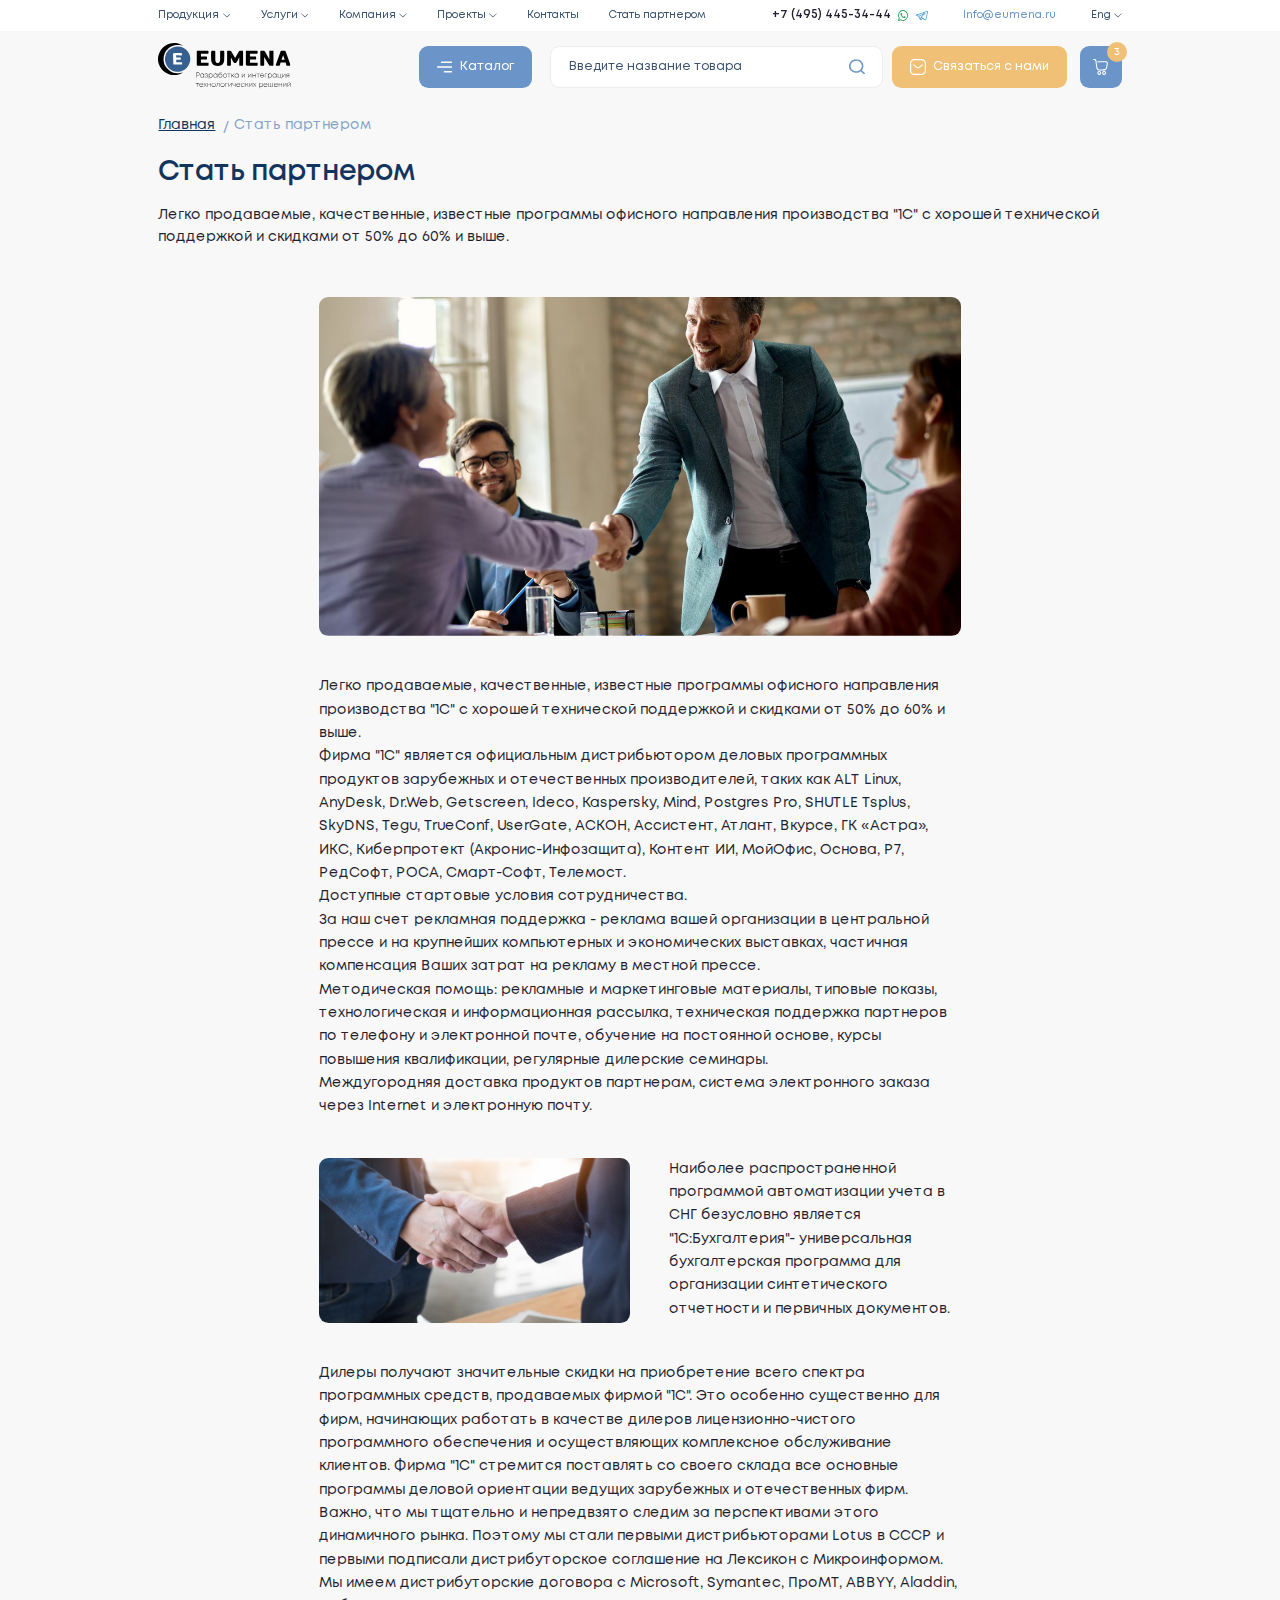
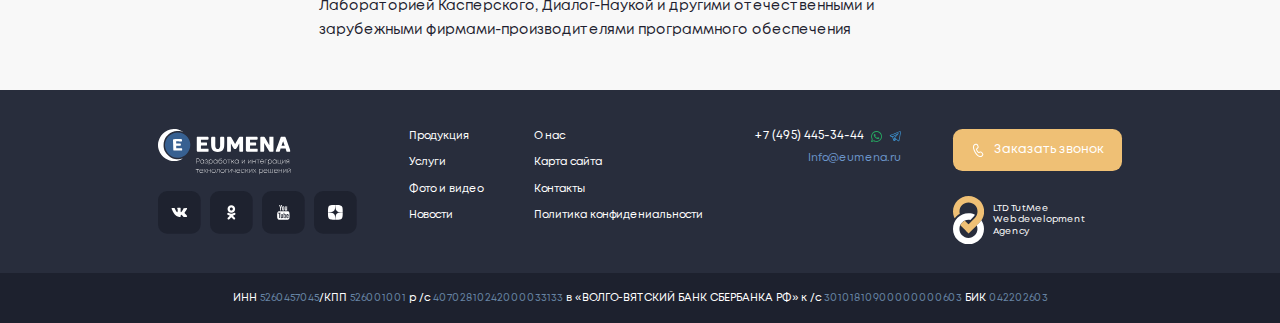
<file: become-partner.html>
<!DOCTYPE html>
<html lang="ru">

<head>
    <meta charset="UTF-8">
    <meta name="viewport" content="width=device-width, initial-scale=1.0">
    <meta name="description" content="">
    <meta name="keywords" content="">
    <meta name="color-scheme" content="light only">
    <link rel="stylesheet" href="css/swiper-bundle.min.css">
    <link rel="stylesheet" href="css/fancybox.css">
    <link rel="stylesheet" href="css/nouislider.min.css">
    <link rel="stylesheet" href="css/style.min.css">
    <link rel="icon" href="img/favicon.svg" type="image/svg+xml">
    <title>Стать партнером</title>
</head>

<body class="m-page">
    <div class="wrapper">
        <header class="header">
            <div class="header-top">
                <div class="container">
                    <div class="header-top__inner _flex-between">
                        <nav class="nav">
                            <div class="nav-item">
                                <div class="nav-item__show">
                                    <span>Продукция</span>
                                    <svg xmlns="http://www.w3.org/2000/svg" width="10" height="6" viewBox="0 0 10 6" fill="none">
                                        <path d="M0.0950568 0.634103C0.16518 0.558217 0.261133 0.500187 0.357355 0.500187C0.444222 0.500187 0.531066 0.531568 0.599806 0.595044L5.00009 4.63708L9.40037 0.595044C9.54548 0.461128 9.77186 0.469498 9.90514 0.61527C10.0391 0.760346 10.03 0.985549 9.88526 1.11946L5.24163 5.40479C5.1042 5.53174 4.89425 5.53174 4.75673 5.40479L0.113104 1.11946C-0.0298299 1.0046 -0.0388939 0.779179 0.0950568 0.634103Z" fill="#3A526D" />
                                    </svg>
                                </div>
                                <div class="nav-item__hidden">
                                    <div class="nav-item__inner">
                                        <ul>
                                            <li><a href="">Для сварочных операций</a></li>
                                            <li><a href="">Для сборочных операций</a></li>
                                            <li><a href="">Для роботизированных комплексов</a></li>
                                            <li><a href="">Для перемещения и транспортировки</a></li>
                                            <li><a href="">Для механической обработки</a></li>
                                            <li><a href="">Для работ с мастикой и лакокрасочными материалами</a></li>
                                            <li><a href="">Для контроля геометрии</a></li>
                                            <li><a href="">Для подъема и перемещения (грузоподъемное)</a></li>
                                            <li><a href="">Прочее нестандартное оборудование</a></li>
                                        </ul>
                                    </div>
                                </div>
                            </div>
                            <div class="nav-item">
                                <div class="nav-item__show">
                                    <span>Услуги</span>
                                    <svg xmlns="http://www.w3.org/2000/svg" width="10" height="6" viewBox="0 0 10 6" fill="none">
                                        <path d="M0.0950568 0.634103C0.16518 0.558217 0.261133 0.500187 0.357355 0.500187C0.444222 0.500187 0.531066 0.531568 0.599806 0.595044L5.00009 4.63708L9.40037 0.595044C9.54548 0.461128 9.77186 0.469498 9.90514 0.61527C10.0391 0.760346 10.03 0.985549 9.88526 1.11946L5.24163 5.40479C5.1042 5.53174 4.89425 5.53174 4.75673 5.40479L0.113104 1.11946C-0.0298299 1.0046 -0.0388939 0.779179 0.0950568 0.634103Z" fill="#3A526D" />
                                    </svg>
                                </div>
                                <div class="nav-item__hidden">
                                    <div class="nav-item__inner">
                                        <ul>
                                            <li><a href="">Проектирование нестандартного оборудования</a></li>
                                            <li><a href="">Изготовление деталей по чертежам заказчика</a></li>
                                            <li><a href="">Монтаж и пуско-наладка оборудования</a></li>
                                            <li><a href="">Проекты “под ключ”</a></li>
                                            <li><a href="">Прочностные расчеты</a></li>
                                            <li><a href="">Симуляция производственных процессов</a></li>
                                            <li><a href="">Реинжиниринг и восстановление тех. документации </a></li>
                                            <li><a href="">Независимая инженерно-техническая экспертиза</a></li>
                                        </ul>
                                    </div>
                                </div>
                            </div>
                            <div class="nav-item">
                                <div class="nav-item__show">
                                    <span>Компания</span>
                                    <svg xmlns="http://www.w3.org/2000/svg" width="10" height="6" viewBox="0 0 10 6" fill="none">
                                        <path d="M0.0950568 0.634103C0.16518 0.558217 0.261133 0.500187 0.357355 0.500187C0.444222 0.500187 0.531066 0.531568 0.599806 0.595044L5.00009 4.63708L9.40037 0.595044C9.54548 0.461128 9.77186 0.469498 9.90514 0.61527C10.0391 0.760346 10.03 0.985549 9.88526 1.11946L5.24163 5.40479C5.1042 5.53174 4.89425 5.53174 4.75673 5.40479L0.113104 1.11946C-0.0298299 1.0046 -0.0388939 0.779179 0.0950568 0.634103Z" fill="#3A526D" />
                                    </svg>
                                </div>
                                <div class="nav-item__hidden">
                                    <div class="nav-item__inner">
                                        <ul>
                                            <li><a href="">Компания 1</a></li>
                                            <li><a href="">Компания 2</a></li>
                                            <li><a href="">Компания 3</a></li>
                                            <li><a href="">Компания 4</a></li>
                                        </ul>
                                    </div>
                                </div>
                            </div>
                            <div class="nav-item">
                                <div class="nav-item__show">
                                    <span>Проекты</span>
                                    <svg xmlns="http://www.w3.org/2000/svg" width="10" height="6" viewBox="0 0 10 6" fill="none">
                                        <path d="M0.0950568 0.634103C0.16518 0.558217 0.261133 0.500187 0.357355 0.500187C0.444222 0.500187 0.531066 0.531568 0.599806 0.595044L5.00009 4.63708L9.40037 0.595044C9.54548 0.461128 9.77186 0.469498 9.90514 0.61527C10.0391 0.760346 10.03 0.985549 9.88526 1.11946L5.24163 5.40479C5.1042 5.53174 4.89425 5.53174 4.75673 5.40479L0.113104 1.11946C-0.0298299 1.0046 -0.0388939 0.779179 0.0950568 0.634103Z" fill="#3A526D" />
                                    </svg>
                                </div>
                                <div class="nav-item__hidden">
                                    <div class="nav-item__inner">
                                        <ul>
                                            <li>
                                                <a href="">Для сварочных операций</a>
                                                <ul>
                                                    <li><a href="">Проект 1</a></li>
                                                    <li><a href="">Проект 2</a></li>
                                                    <li><a href="">Проект 3</a></li>
                                                </ul>
                                            </li>
                                            <li><a href="">Для сборочных операций</a></li>
                                            <li><a href="">Для роботизированных комплексов</a></li>
                                            <li><a href="">Для перемещения и транспортировки</a></li>
                                            <li><a href="">Для механической обработки</a></li>
                                            <li><a href="">Для работ с мастикой и лакокрасочными материалами</a></li>
                                            <li><a href="">Для контроля геометрии</a></li>
                                            <li><a href="">Для подъема и перемещения (грузоподъемное)</a></li>
                                            <li><a href="">Прочее нестандартное оборудование</a></li>
                                        </ul>
                                    </div>
                                </div>
                            </div>
                            <a href="" class="nav__link">
                                <span>Контакты</span>
                            </a>
                            <a href="" class="nav__link">
                                <span>Стать партнером</span>
                            </a>
                        </nav>

                        <div class="header-contacts">
                            <a href="" class="header-contacts__phone">
                                +7 (495) 445-34-44
                            </a>
                            <a href="" class="header-contacts__whatsapp">
                                <img src="img/whatsapp.svg" alt="">
                            </a>
                            <a href="" class="header-contacts__tg">
                                <img src="img/tg.svg" alt="">
                            </a>
                        </div>

                        <a href="" class="header-contacts__email">
                            <span>Info@eumena.ru</span>
                        </a>

                        <div class="lang">
                            <div class="lang__show">
                                <span>Eng</span>
                                <svg xmlns="http://www.w3.org/2000/svg" width="10" height="6" viewBox="0 0 10 6" fill="none">
                                    <path d="M0.0950568 0.634103C0.16518 0.558217 0.261133 0.500187 0.357355 0.500187C0.444222 0.500187 0.531066 0.531568 0.599806 0.595044L5.00009 4.63708L9.40037 0.595044C9.54548 0.461128 9.77186 0.469498 9.90514 0.61527C10.0391 0.760346 10.03 0.985549 9.88526 1.11946L5.24163 5.40479C5.1042 5.53174 4.89425 5.53174 4.75673 5.40479L0.113104 1.11946C-0.0298299 1.0046 -0.0388939 0.779179 0.0950568 0.634103Z" fill="#3A526D" />
                                </svg>
                            </div>
                            <div class="lang__hidden">
                                <div class="lang__items">
                                    <a href="" class="lang__item">Ru</a>
                                    <a href="" class="lang__item">Eng</a>
                                    <a href="" class="lang__item">Esp</a>
                                </div>
                            </div>
                        </div>
                    </div>
                </div>
                <button class="header-top__close _toggle-menu m-btn m-btn-blue">
                    <img src="img/burger2.svg" alt="">
                </button>
            </div>
            <div class="header-top__bg modal-bg _toggle-menu"></div>

            <div class="header-bottom">
                <div class="container">
                    <div class="header-bottom__inner _flex-between">
                        <a href="" class="header__logo">
                            <img src="img/logo2.svg" alt="">
                        </a>

                        <div class="header-bottom__right _flex">
                            <button data-modal="catalogModal" class="header__catalog-btn m-btn m-btn-blue">
                                <img src="img/burger.svg" alt="">
                                <span>Каталог</span>
                            </button>
                            <form class="header-search">
                                <div class="fg">
                                    <input type="text" placeholder="Введите название товара">
                                </div>
                                <button class="header-search__btn">
                                    <img src="img/search.svg" alt="">
                                </button>
                            </form>
                            <a href="" class="header__call m-btn m-btn-yellow">
                                <img src="img/mail.svg" alt="">
                                <span>Связаться с нами</span>
                            </a>
                            <a href="" class="header__cart m-btn m-btn-blue">
                                <img src="img/cart.svg" alt="">
                                <div class="header__cart-num">
                                    <span>3</span>
                                </div>
                            </a>
                            <button class="_toggle-menu burger m-btn m-btn-blue">
                                <img src="img/burger.svg" alt="">
                            </button>
                        </div>
                    </div>
                </div>
            </div>

            <div class="modal header-catalog" id="catalogModal">
                <div class="modal__bg modal-bg _close-modal"></div>
                <div class="modal__dialog">
                    <button class="close-btn _close-modal">
                        <svg xmlns="http://www.w3.org/2000/svg" width="29" height="29" viewBox="0 0 29 29" fill="none">
                            <path fill-rule="evenodd" clip-rule="evenodd" d="M27.5619 0.0661201C27.473 0.100869 24.4978 3.03264 20.9503 6.58123L14.5003 13.0331L8.04993 6.58284C1.03713 -0.429876 1.48518 -0.0244081 0.875343 0.0900624C0.55707 0.149789 0.170254 0.536879 0.11057 0.855377C-0.00381906 1.46565 -0.408999 1.01734 6.5985 8.03479L13.0439 14.4893L6.56636 20.9766C-0.463833 28.0173 -0.068159 27.5804 0.0440964 28.1793C0.101453 28.4849 0.514586 28.8984 0.820056 28.9558C1.41903 29.0682 0.981067 29.4653 8.01734 22.4291L14.4996 15.9468L20.9823 22.4289C28.0295 29.4755 27.5799 29.0684 28.1892 28.954C28.5075 28.8942 28.8943 28.5071 28.954 28.1886C29.0685 27.5783 29.4765 28.0296 22.4338 20.9769L15.956 14.49L22.4336 8.00269C29.4568 0.968941 29.0679 1.39803 28.9569 0.805551C28.8463 0.216245 28.1385 -0.159003 27.5619 0.0661201Z" fill="#E8EBF6" />
                        </svg>
                    </button>
                    <form class="header-search">
                        <div class="fg">
                            <input type="text" placeholder="Введите название товара или услуги">
                        </div>
                        <button class="header-search__btn">
                            <img src="img/search.svg" alt="">
                        </button>
                    </form>
                    <div class="header-catalog__grid grid grid2">
                        <div class="header-catalog__col">
                            <div class="header-catalog__title">
                                Продукция
                            </div>
                            <div class="header-catalog__links">
                                <ul>
                                    <li><a href="">Для сварочных операций</a></li>
                                    <li><a href="">Для сборочных операций</a></li>
                                    <li><a href="">Для роботизированных комплексов</a></li>
                                    <li><a href="">Для перемещения и транспортировки</a></li>
                                    <li><a href="">Для механической обработки</a></li>
                                    <li><a href="">Для работ с мастикой и лакокрасочными материалами</a></li>
                                    <li><a href="">Для контроля геометрии</a></li>
                                    <li><a href="">Для подъема и перемещения (грузоподъемное)</a></li>
                                    <li><a href="">Прочее нестандартное оборудование</a></li>
                                </ul>
                            </div>
                        </div>
                        <div class="header-catalog__col">
                            <div class="header-catalog__title">
                                Услуги
                            </div>
                            <div class="header-catalog__links">
                                <ul>
                                    <li><a href="">Проектирование нестандартного оборудования</a></li>
                                    <li><a href="">Изготовление деталей по чертежам заказчика</a></li>
                                    <li><a href="">Монтаж и пуско-наладка оборудования</a></li>
                                    <li><a href="">Проекты “под ключ”</a></li>
                                    <li><a href="">Прочностные расчеты</a></li>
                                    <li><a href="">Симуляция производственных процессов</a></li>
                                    <li><a href="">Реинжиниринг и восстановление тех. документации </a></li>
                                    <li><a href="">Независимая инженерно-техническая экспертиза</a></li>
                                </ul>
                            </div>
                        </div>
                    </div>
                </div>
            </div>


        </header>
        <main class="content">

            <div class="page-top animated animated-opacity">
                <div class="container">
                    <ul class="breadcrumbs">
                        <li><a href="">Главная</a></li>
                        <li><a>Стать партнером</a></li>
                    </ul>
                </div>
            </div>

            <div class="become-partner">
                <div class="container">
                    <h1 class="h2 dark-text animated animated-opacity">
                        Стать партнером
                    </h1>
                    <div class="become-partner__desc animated animated-opacity">
                        <div class="text18">
                            Легко продаваемые, качественные, известные программы офисного направления производства "1С" с хорошей технической поддержкой и скидками от 50% до 60% и выше.
                        </div>
                    </div>
                    <div class="text text-big animated animated-opacity">
                        <img src="img/become-partner.jpg" alt="">

                        <hr>

                        <p>Легко продаваемые, качественные, известные программы офисного направления производства "1С" с хорошей технической поддержкой и скидками от 50% до 60% и выше.</p>
                        <p>Фирма "1С" является официальным дистрибьютором деловых программных продуктов зарубежных и отечественных производителей, таких как ALT Linux, AnyDesk, Dr.Web, Getscreen, Ideco, Kaspersky, Mind, Postgres Pro, SHUTLE Tsplus, SkyDNS, Tegu, TrueConf, UserGate, АСКОН, Ассистент, Атлант, Вкурсе, ГК «Астра», ИКС, Киберпротект (Акронис-Инфозащита), Контент ИИ, МойОфис, Основа, Р7, РедСофт, РОСА, Смарт-Софт, Телемост.</p>
                        <p>Доступные стартовые условия сотрудничества.</p>
                        <p>За наш счет рекламная поддержка - реклама вашей организации в центральной прессе и на крупнейших компьютерных и экономических выставках, частичная компенсация Ваших затрат на рекламу в местной прессе.</p>
                        <p>Методическая помощь: рекламные и маркетинговые материалы, типовые показы, технологическая и информационная рассылка, техническая поддержка партнеров по телефону и электронной почте, обучение на постоянной основе, курсы повышения квалификации, регулярные дилерские семинары.</p>
                        <p>Междугородняя доставка продуктов партнерам, система электронного заказа через Internet и электронную почту.</p>

                        <hr>

                        <div class="become-partner__info">
                            <img src="img/become-partner2.jpg" alt="">
                            <p>Наиболее распространенной программой автоматизации учета в СНГ безусловно является "1С:Бухгалтерия"- универсальная бухгалтерская программа для организации синтетического отчетности и первичных документов.</p>
                        </div>

                        <hr>

                        <p>
                            Дилеры получают значительные скидки на приобретение всего спектра программных средств, продаваемых фирмой "1С". Это особенно существенно для фирм, начинающих работать в качестве дилеров лицензионно-чистого программного обеспечения и осуществляющих комплексное обслуживание клиентов. Фирма "1С" стремится поставлять со своего склада все основные программы деловой ориентации ведущих зарубежных и отечественных фирм. Важно, что мы тщательно и непредвзято следим за перспективами этого динамичного рынка. Поэтому мы стали первыми дистрибьюторами Lotus в СССР и первыми подписали дистрибуторское соглашение на Лексикон с Микроинформом. Мы имеем дистрибуторские договора с Microsoft, Symantec, ПроМТ, АBBYY, Aladdin, Лабораторией Касперского, Диалог-Наукой и другими отечественными и зарубежными фирмами-производителями программного обеспечения
                        </p>
                    </div>
                </div>
            </div>

        </main>
        <footer class="footer">
            <div class="footer-top m-section">
                <div class="container">
                    <div class="footer-top__inner">
                        <div class="footer-top__col">
                            <a href="" class="footer__logo">
                                <img src="img/logo.svg" alt="">
                            </a>
                            <div class="socials">
                                <a href="" class="socials__item">
                                    <svg width="55" height="55" viewBox="0 0 55 55" fill="none" xmlns="http://www.w3.org/2000/svg">
                                        <rect width="55" height="55" rx="12" fill="#1E222F" />
                                        <path d="M27.1215 21.503C26.0484 21.491 25.1352 21.503 24.6215 21.7672C24.279 21.9414 24.0164 22.3377 24.1762 22.3557C24.376 22.3857 24.8269 22.4878 25.0667 22.8301C25.3749 23.2685 25.3635 24.2593 25.3635 24.2593C25.3635 24.2593 25.5347 26.9855 24.9468 27.3278C24.5415 27.562 23.9879 27.0876 22.7892 24.9198C22.1785 23.8029 21.7161 22.5719 21.7161 22.5719C21.7161 22.5719 21.6305 22.3437 21.4707 22.2236C21.2766 22.0735 21.0084 22.0254 21.0084 22.0254L18.1487 22.0435C18.1487 22.0435 17.7206 22.0615 17.5665 22.2536C17.4238 22.4338 17.5551 22.7881 17.5551 22.7881C17.5551 22.7881 19.7926 28.2946 22.3269 31.0688C24.65 33.6149 27.287 33.4468 27.287 33.4468H28.4857C28.4857 33.4468 28.8453 33.4047 29.0279 33.2006C29.1992 33.0084 29.1935 32.6481 29.1935 32.6481C29.1935 32.6481 29.1706 30.9607 29.9126 30.7085C30.649 30.4683 31.5851 32.3419 32.5839 33.0625C33.3431 33.6089 33.9196 33.4888 33.9196 33.4888L36.5909 33.4468C36.5909 33.4468 37.9836 33.3567 37.3215 32.1977C37.2701 32.1077 36.939 31.3451 35.3408 29.7838C33.6627 28.1504 33.8853 28.4147 35.9059 25.5863C37.1331 23.8629 37.624 22.8121 37.4699 22.3557C37.3215 21.9294 36.4196 22.0435 36.4196 22.0435L33.4116 22.0615C33.4116 22.0615 33.189 22.0314 33.0234 22.1335C32.8636 22.2356 32.7609 22.4758 32.7609 22.4758C32.7609 22.4758 32.2814 23.8089 31.6478 24.9438C30.3122 27.3338 29.77 27.4659 29.5531 27.3158C29.0451 26.9675 29.1706 25.9226 29.1706 25.184C29.1706 22.8601 29.5074 21.8993 28.5199 21.6471C28.1946 21.5631 27.9549 21.509 27.1215 21.503Z" fill="#FFF" />
                                    </svg>
                                </a>
                                <a href="" class="socials__item">
                                    <svg width="55" height="55" viewBox="0 0 55 55" fill="none" xmlns="http://www.w3.org/2000/svg">
                                        <rect width="55" height="55" rx="12" fill="#1E222F" />
                                        <path d="M27.5018 21.1343C28.5887 21.1343 29.4728 22.0188 29.4728 23.1063C29.4728 24.1899 28.5887 25.0744 27.5018 25.0744C26.415 25.0744 25.5309 24.1899 25.5309 23.1063C25.5309 22.0188 26.415 21.1343 27.5018 21.1343ZM27.5018 28.0036C30.2037 28.0036 32.3966 25.8096 32.3966 23.1063C32.3966 20.4029 30.2037 18.2051 27.5018 18.2051C24.8 18.2051 22.6032 20.4029 22.6032 23.1063C22.6032 25.8057 24.8 28.0036 27.5018 28.0036ZM29.4268 31.7484C30.3951 31.5301 31.3289 31.1472 32.19 30.6035C32.8406 30.1938 33.0357 29.3323 32.6263 28.6813C32.2168 28.0304 31.3557 27.8313 30.7051 28.2448C28.7533 29.4701 26.2466 29.4701 24.2986 28.2448C23.6442 27.8313 22.7831 28.0304 22.3736 28.6813C21.9641 29.3323 22.1593 30.1938 22.8137 30.6035C23.671 31.1472 24.6086 31.5301 25.5768 31.7484L22.9132 34.4134C22.3698 34.9571 22.3698 35.8416 22.9171 36.3854C23.1888 36.6572 23.5447 36.7951 23.9006 36.7951C24.2565 36.7951 24.6163 36.6572 24.888 36.3854L27.5018 33.7701L30.1195 36.3854C30.663 36.9291 31.5432 36.9291 32.0905 36.3854C32.6339 35.8416 32.6339 34.9571 32.0905 34.4134L29.4268 31.7484Z" fill="white" />
                                    </svg>
                                </a>
                                <a href="" class="socials__item">
                                    <svg width="55" height="55" viewBox="0 0 55 55" fill="none" xmlns="http://www.w3.org/2000/svg">
                                        <rect width="55" height="55" rx="12" fill="#1E222F" />
                                        <path fill-rule="evenodd" clip-rule="evenodd" d="M22.1142 18.0757C22.1142 18.1118 22.3966 18.993 22.7417 20.034L23.3692 21.9266V23.5193V25.1121H23.9444H24.5196V23.7322C24.5196 22.3546 24.5207 22.3489 25.0983 20.4642C25.4165 19.4258 25.7207 18.4466 25.7744 18.2881L25.8719 18L25.2751 18.0308L24.6785 18.0616L24.3637 19.2629C24.1906 19.9236 24.0225 20.49 23.9902 20.5215C23.9579 20.553 23.8499 20.244 23.7501 19.8348C23.6504 19.4257 23.497 18.8477 23.4093 18.5505L23.2498 18.0101H22.682C22.3697 18.0101 22.1142 18.0396 22.1142 18.0757ZM26.7158 19.8323C26.3196 19.9742 25.9889 20.4236 25.8717 20.9793C25.7099 21.7464 25.7875 24.034 25.989 24.4393C26.3443 25.1536 27.3502 25.4298 28.0555 25.0065C28.6136 24.6717 28.7029 24.3125 28.7029 22.4031C28.7029 20.8181 28.6886 20.6957 28.4645 20.3684C28.3333 20.1769 28.1097 19.9623 27.9677 19.8915C27.7071 19.7617 27.0055 19.7286 26.7158 19.8323ZM29.5047 19.8285C29.4096 19.9222 29.4308 23.6907 29.5304 24.3809C29.6547 25.2425 30.1867 25.4618 30.9368 24.9608C31.2978 24.7198 31.3175 24.7171 31.3175 24.9094C31.3175 25.0841 31.3898 25.1121 31.8404 25.1121H32.3633V22.4303V19.7485L31.8665 19.7799L31.3697 19.8113L31.3413 21.8642C31.3173 23.5925 31.2859 23.9466 31.1421 24.1029C30.8748 24.3937 30.6211 24.3359 30.5462 23.9671C30.5102 23.7901 30.4808 22.7711 30.4808 21.7026V19.7599H30.0276C29.7783 19.7599 29.543 19.7907 29.5047 19.8285ZM27.6337 22.3708C27.6638 24.0725 27.6174 24.2887 27.2234 24.2887C26.9105 24.2887 26.8204 23.8714 26.8204 22.4225C26.8204 20.924 26.8987 20.6574 27.3242 20.7058L27.6048 20.7377L27.6337 22.3708ZM23.2543 26.1376C21.3721 26.248 21.0468 26.3105 20.5633 26.6553C19.7358 27.2451 19.5005 28.3394 19.5 31.5993C19.4994 35.5606 19.8973 36.5606 21.5982 36.8713C22.5367 37.0429 32.4637 37.0429 33.4022 36.8713C35.1156 36.5583 35.5015 35.5694 35.5 31.4964C35.4984 27.3608 35.1005 26.4788 33.1283 26.2397C32.0263 26.106 25.0275 26.0338 23.2543 26.1376ZM23.9967 28.4573V28.9205H23.4215H22.8463V31.9054V34.8904H22.3757H21.9051V31.9054V28.9205H21.3299H20.7547V28.4573V27.9941H22.3757H23.9967V28.4573ZM28.7029 29.0749C28.7029 29.6693 28.7382 30.1546 28.7813 30.1534C28.8244 30.1521 28.9774 30.0605 29.1212 29.9498C29.4387 29.7053 30.0884 29.6812 30.3163 29.9055C30.5768 30.1619 30.6001 30.4085 30.5656 32.5446C30.5364 34.3561 30.5129 34.5824 30.3339 34.7769C30.0565 35.0781 29.5317 35.0601 29.1403 34.736C28.7647 34.4249 28.7029 34.4176 28.7029 34.6845C28.7029 34.8561 28.6331 34.8904 28.2846 34.8904H27.8662V31.4422V27.9941H28.2846H28.7029V29.0749ZM25.1712 31.9298C25.1974 33.9579 25.2133 34.1183 25.3917 34.152C25.4976 34.1721 25.6975 34.0836 25.8362 33.9554C26.0858 33.7246 26.0884 33.7021 26.0884 31.7331V29.7439H26.5067H26.925V32.3171V34.8904H26.5067C26.1299 34.8904 26.0884 34.8647 26.0884 34.6324V34.3744L25.6543 34.6839C25.2289 34.9872 24.8075 35.0719 24.5439 34.9072C24.2809 34.743 24.2059 34.0829 24.2059 31.9319V29.7439H24.6744H25.1429L25.1712 31.9298ZM33.7609 29.9973C34.155 30.3567 34.2457 30.6672 34.2457 31.6548V32.523H33.3045H32.3633V33.1474C32.3633 33.9265 32.4859 34.1699 32.8786 34.1699C33.2125 34.1699 33.3045 34.0235 33.3045 33.4924C33.3045 33.1441 33.3091 33.1406 33.7751 33.1406H34.2457L34.245 33.6295C34.2439 34.4721 33.7453 34.9828 32.9172 34.9897C32.3252 34.9945 31.9855 34.8245 31.7071 34.3837C31.5085 34.0693 31.4691 33.8379 31.4371 32.7995C31.3823 31.0211 31.4696 30.4999 31.8923 30.0839C32.2059 29.7753 32.2953 29.7439 32.8605 29.7439C33.3771 29.7439 33.5304 29.7871 33.7609 29.9973ZM28.9354 30.6247C28.7124 30.7784 28.7029 30.8492 28.7029 32.3539C28.7029 34.0505 28.7389 34.1699 29.2493 34.1699C29.6714 34.1699 29.7487 33.8778 29.7487 32.2818C29.7487 31.2177 29.7134 30.8722 29.5859 30.6932C29.3936 30.4228 29.25 30.4077 28.9354 30.6247ZM32.5276 30.6261C32.4221 30.73 32.3633 30.9718 32.3633 31.3008V31.8138L32.86 31.7824L33.3568 31.751L33.338 31.2403C33.3125 30.5486 32.9136 30.2463 32.5276 30.6261Z" fill="white" />
                                    </svg>
                                </a>
                                <a href="" class="socials__item">
                                    <svg width="55" height="55" viewBox="0 0 55 55" fill="none" xmlns="http://www.w3.org/2000/svg">
                                        <rect width="55" height="55" rx="12" fill="#1E222F" />
                                        <path fill-rule="evenodd" clip-rule="evenodd" d="M25.0131 18.0153C22.1882 18.0662 20.6407 18.386 19.6658 19.1204C18.8013 19.7717 18.3231 20.9469 18.1302 22.8947C18.0392 23.8131 18.0026 24.8301 18.0024 26.4443L18.0023 27.4064L18.1803 27.3977C18.2782 27.3929 18.5827 27.3818 18.8569 27.3729C22.0964 27.2684 23.4159 27.0628 24.5312 26.4891C25.7971 25.8379 26.6088 24.7375 26.967 23.1875C27.1878 22.232 27.2963 21.0608 27.3703 18.8354C27.3793 18.5656 27.3906 18.2683 27.3955 18.1747L27.4045 18.0046L26.3156 18.008C25.7167 18.0099 25.1306 18.0132 25.0131 18.0153ZM27.5999 18.1803C27.6048 18.2795 27.616 18.585 27.6249 18.8591C27.7296 22.1004 27.9348 23.4181 28.5087 24.5335C29.1154 25.7129 30.1301 26.5105 31.5096 26.8925C32.493 27.1648 33.7251 27.2915 36.1782 27.3728C36.448 27.3817 36.7428 27.3932 36.8333 27.3982L36.9977 27.4075L36.9882 26.0571C36.9771 24.4761 36.9557 23.8783 36.8811 23.0609C36.79 22.0626 36.6351 21.2807 36.4078 20.6712C36.2634 20.2838 36.0245 19.8485 35.8087 19.5792C35.2805 18.9201 34.3574 18.4761 33.0462 18.2504C32.0621 18.081 31.1009 18.0242 28.9727 18.0095L27.5911 18L27.5999 18.1803ZM18.0024 28.5555C18.0027 31.4834 18.1457 33.0126 18.5252 34.1492C18.7498 34.8218 19.0877 35.382 19.4746 35.7233C20.0811 36.2583 20.9458 36.5995 22.1565 36.7817C23.1733 36.9348 24.3777 36.995 26.4264 36.9953L27.4045 36.9955L27.3956 36.8254C27.3907 36.7318 27.3795 36.4273 27.3707 36.1488C27.2802 33.2862 27.1077 31.9604 26.6878 30.9026C26.2762 29.8654 25.5264 29.0267 24.5649 28.528C23.435 27.9421 22.1269 27.7365 18.8331 27.6274C18.5633 27.6185 18.266 27.6071 18.1724 27.6022L18.0023 27.5933L18.0024 28.5555ZM36.7875 27.6049C36.7483 27.6072 36.4705 27.6169 36.1702 27.6265C33.5758 27.7091 32.3235 27.8481 31.3038 28.1668C29.6913 28.6707 28.5953 29.8015 28.1223 31.4494C27.8388 32.4375 27.7073 33.6845 27.6251 36.1646C27.6162 36.4345 27.6048 36.7328 27.5998 36.8276L27.5907 37L28.9646 36.9905C30.2649 36.9815 30.7151 36.9705 31.3592 36.9319C32.8842 36.8405 33.922 36.63 34.7064 36.2529C35.4265 35.9067 35.8544 35.4897 36.2015 34.7957C36.7899 33.6191 36.992 32.0262 36.9929 28.5564L36.9932 27.595L36.9259 27.5978C36.8889 27.5994 36.8266 27.6026 36.7875 27.6049Z" fill="white" />
                                    </svg>
                                </a>
                            </div>

                        </div>
                        <div class="footer-top__col2">
                            <div class="footer-nav">
                                <ul>
                                    <li><a href="">Продукция</a> </li>
                                    <li><a href="">Услуги</a> </li>
                                    <li><a href="">Фото и видео</a></li>
                                    <li><a href="">Новости</a> </li>
                                </ul>
                            </div>
                        </div>
                        <div class="footer-top__col3">
                            <div class="footer-nav">
                                <ul>
                                    <li><a href="">О нас</a> </li>
                                    <li><a href="">Карта сайта</a> </li>
                                    <li><a href="">Контакты</a></li>
                                    <li><a href="">Политика конфидениальности</a> </li>
                                </ul>
                            </div>
                        </div>
                        <div class="footer-top__col4">
                            <div class="footer-contacts">
                                <div class="footer-contacts__call _flex">
                                    <a href="tel:+74954453444" class="footer-contacts__phone">
                                        +7 (495) 445-34-44
                                    </a>
                                    <a href="" class="footer-contacts__whatsapp">
                                        <img src="img/whatsapp.svg" alt="">
                                    </a>
                                    <a href="" class="footer-contacts__tg">
                                        <img src="img/tg.svg" alt="">
                                    </a>
                                </div>
                                <a href="mailto:Info@eumena.ru" class="footer-contacts__email">
                                    Info@eumena.ru
                                </a>
                            </div>
                        </div>
                        <div class="footer-top__col5">
                            <button class="footer-top__btn m-btn m-btn-yellow">
                                <img src="img/phone.svg" alt="">
                                <span>Заказать звонок</span>
                            </button>
                            <a target="_blank" href="https://tutmee.ru/" class="footer__by">
                                <svg xmlns="http://www.w3.org/2000/svg" id="_x31_" viewBox="-272 383.1 49.3 76.8">
                                    <style>
                                        .tutmee_log_svg0 {
                                            fill: #EFC075
                                        }

                                        .tutmee_log_svg1 {
                                            fill: #fff
                                        }
                                    </style>
                                    <path class="tutmee_log_svg0" d="M-247.4 383.1c-6.8 0-13 2.8-17.4 7.2-4.4 4.5-7.2 10.6-7.2 17.4 0 2.9.5 5.8 1.5 8.4.3.9.7 1.7 1.1 2.5.8-1.1 1.6-2 2.5-3 1.7-1.7 3.6-3.1 5.7-4.3-.3-1.2-.5-2.4-.5-3.7 0-3.9 1.6-7.5 4.2-10.1s6.2-4.2 10.1-4.2c3.9 0 7.5 1.6 10.1 4.2s4.2 6.2 4.2 10.1c0 1.7-.3 3.4-.8 4.8-.6 1.6-1.4 3-2.4 4.3-2.5 3-6.4 6.8-10.1 10.3l-.9.9-1-.9c-1.6-1.6-3.3-3.2-4.9-4.8-1.6.7-3 1.7-4.2 2.9-1.3 1.3-2.3 2.8-3 4.4 1.6 1.6 3.3 3.2 4.9 4.9 1.1 1 2.1 2.1 4.5 4.5l3.7 3.7 3.7-3.7c1.8-1.8 3.1-3 4.5-4.3 3.8-3.7 7.9-7.6 10.9-11.2 1.8-2.2 3.2-4.6 4.2-7.3.9-2.6 1.5-5.4 1.5-8.3 0-6.8-2.8-13-7.2-17.4-4.7-4.5-10.9-7.3-17.7-7.3z"></path>
                                    <path class="tutmee_log_svg1" d="M-247.4 410.6c-6.8 0-13 2.8-17.4 7.2-4.4 4.5-7.2 10.7-7.2 17.5 0 6.8 2.8 13 7.2 17.4 4.5 4.5 10.6 7.2 17.4 7.2 6.8 0 13-2.8 17.4-7.2 4.5-4.5 7.2-10.6 7.2-17.4 0-5.1-1.6-9.9-4.2-13.8-.4.6-.9 1.3-1.4 1.9-1.7 2-3.7 4.2-5.9 6.3.7 1.7 1.1 3.6 1.1 5.6 0 3.9-1.6 7.5-4.2 10.1-2.6 2.6-6.2 4.2-10.1 4.2-3.9 0-7.5-1.6-10.1-4.2s-4.2-6.2-4.2-10.1 1.6-7.5 4.2-10.1 6.2-4.2 10.1-4.2c1 0 2 .1 3 .3 2.2-2.1 4.2-4.2 5.7-6 .6-.7 1.2-1.6 1.6-2.4-3-1.5-6.5-2.3-10.2-2.3z"></path>
                                </svg>
                                <span class="text12">
                        LTD TutMee<br>
                        Web development<br>
                        Agency
                    </span>
                            </a>
                        </div>
                    </div>
                </div>
            </div>
            <div class="footer-bottom m-section">
                <div class="container">
                    <div class="footer-bottom__inner">
                        <div class="footer-bottom__info text14">
                            ИНН <span>5260457045</span>/КПП <span>526001001</span> р /с <span>40702810242000033133</span> в «ВОЛГО-ВЯТСКИЙ БАНК СБЕРБАНКА РФ»
                            к /с <span>30101810900000000603</span> БИК <span>042202603</span>
                        </div>
                    </div>
                </div>
            </div>
        </footer>
    </div>

    <script src="js/jquery.min.js"></script>
    <script src="js/jquery.maskedinput.min.js"></script>
    <script src="js/swiper-bundle.min.js"></script>
    <script src="js/fancybox.umd.js"></script>
    <script src="js/nouislider.min.js"></script>
    <script src="js/main.min.js"></script>

</body>

</html>
</file>
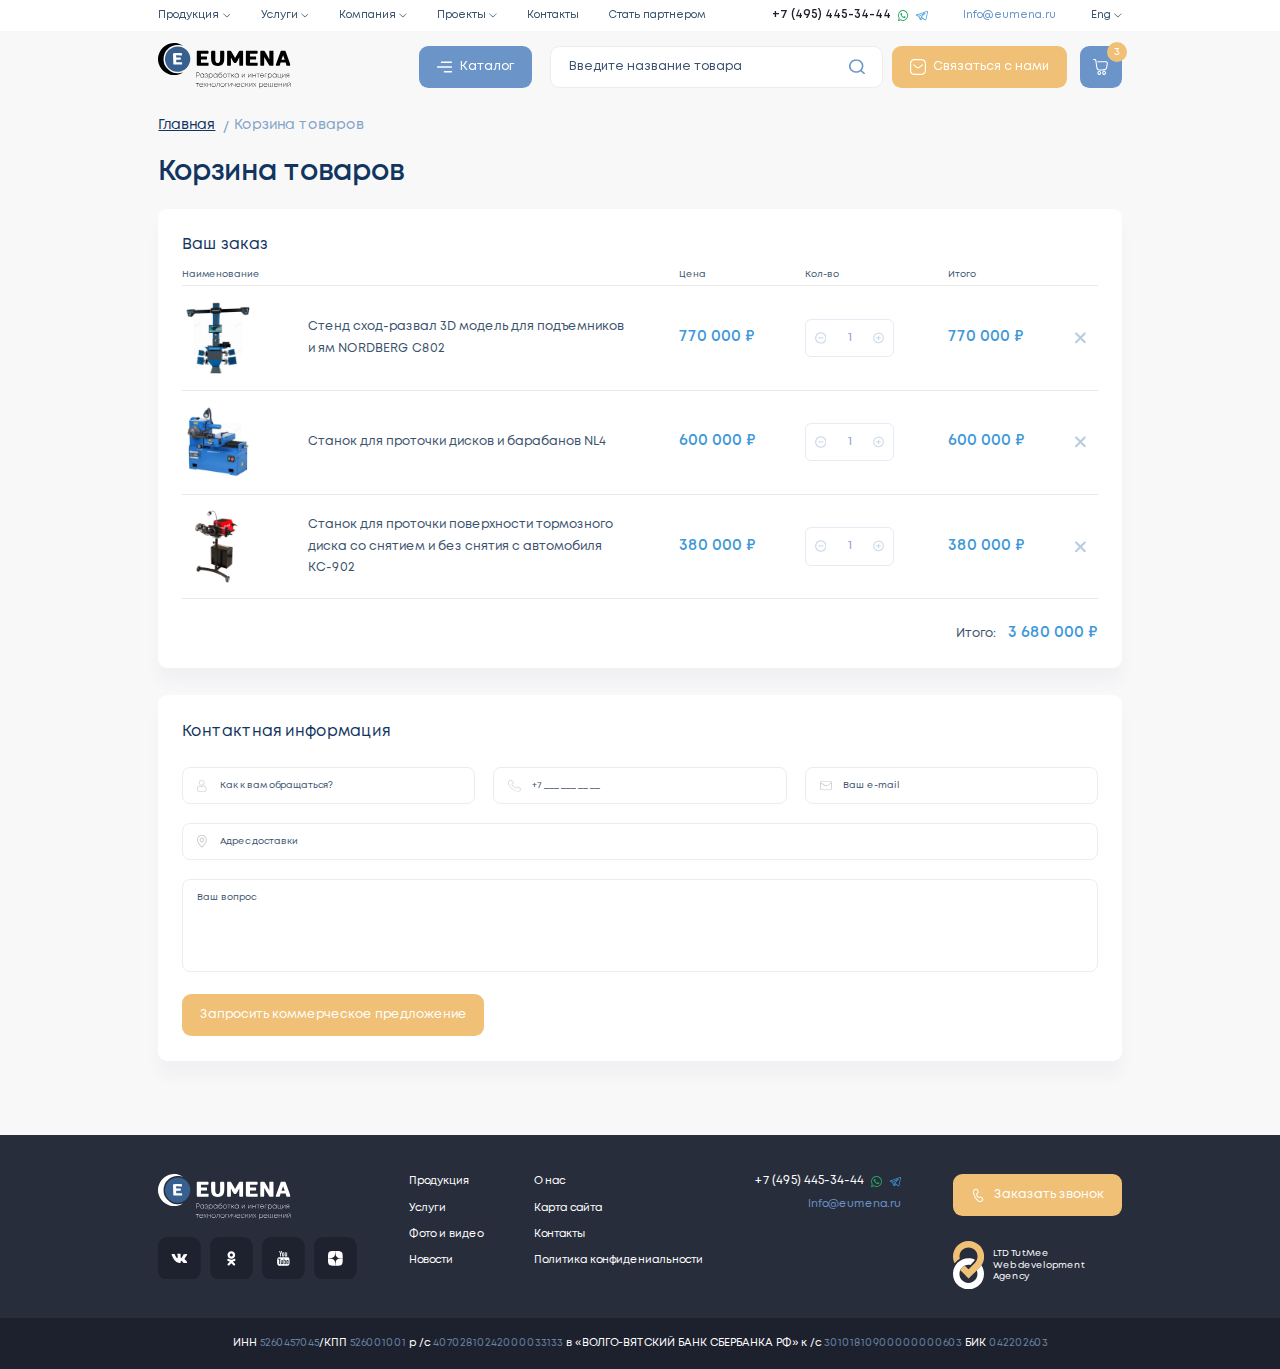
<file: cart.html>
<!DOCTYPE html>
<html lang="ru">

<head>
    <meta charset="UTF-8">
    <meta name="viewport" content="width=device-width, initial-scale=1.0">
    <meta name="description" content="">
    <meta name="keywords" content="">
    <meta name="color-scheme" content="light only">
    <link rel="stylesheet" href="css/swiper-bundle.min.css">
    <link rel="stylesheet" href="css/fancybox.css">
    <link rel="stylesheet" href="css/nouislider.min.css">
    <link rel="stylesheet" href="css/style.min.css">
    <link rel="icon" href="img/favicon.svg" type="image/svg+xml">
    <title>Корзина товаров</title>
</head>

<body class="m-page">
    <div class="wrapper">
        <header class="header">
            <div class="header-top">
                <div class="container">
                    <div class="header-top__inner _flex-between">
                        <nav class="nav">
                            <div class="nav-item">
                                <div class="nav-item__show">
                                    <span>Продукция</span>
                                    <svg xmlns="http://www.w3.org/2000/svg" width="10" height="6" viewBox="0 0 10 6" fill="none">
                                        <path d="M0.0950568 0.634103C0.16518 0.558217 0.261133 0.500187 0.357355 0.500187C0.444222 0.500187 0.531066 0.531568 0.599806 0.595044L5.00009 4.63708L9.40037 0.595044C9.54548 0.461128 9.77186 0.469498 9.90514 0.61527C10.0391 0.760346 10.03 0.985549 9.88526 1.11946L5.24163 5.40479C5.1042 5.53174 4.89425 5.53174 4.75673 5.40479L0.113104 1.11946C-0.0298299 1.0046 -0.0388939 0.779179 0.0950568 0.634103Z" fill="#3A526D" />
                                    </svg>
                                </div>
                                <div class="nav-item__hidden">
                                    <div class="nav-item__inner">
                                        <ul>
                                            <li><a href="">Для сварочных операций</a></li>
                                            <li><a href="">Для сборочных операций</a></li>
                                            <li><a href="">Для роботизированных комплексов</a></li>
                                            <li><a href="">Для перемещения и транспортировки</a></li>
                                            <li><a href="">Для механической обработки</a></li>
                                            <li><a href="">Для работ с мастикой и лакокрасочными материалами</a></li>
                                            <li><a href="">Для контроля геометрии</a></li>
                                            <li><a href="">Для подъема и перемещения (грузоподъемное)</a></li>
                                            <li><a href="">Прочее нестандартное оборудование</a></li>
                                        </ul>
                                    </div>
                                </div>
                            </div>
                            <div class="nav-item">
                                <div class="nav-item__show">
                                    <span>Услуги</span>
                                    <svg xmlns="http://www.w3.org/2000/svg" width="10" height="6" viewBox="0 0 10 6" fill="none">
                                        <path d="M0.0950568 0.634103C0.16518 0.558217 0.261133 0.500187 0.357355 0.500187C0.444222 0.500187 0.531066 0.531568 0.599806 0.595044L5.00009 4.63708L9.40037 0.595044C9.54548 0.461128 9.77186 0.469498 9.90514 0.61527C10.0391 0.760346 10.03 0.985549 9.88526 1.11946L5.24163 5.40479C5.1042 5.53174 4.89425 5.53174 4.75673 5.40479L0.113104 1.11946C-0.0298299 1.0046 -0.0388939 0.779179 0.0950568 0.634103Z" fill="#3A526D" />
                                    </svg>
                                </div>
                                <div class="nav-item__hidden">
                                    <div class="nav-item__inner">
                                        <ul>
                                            <li><a href="">Проектирование нестандартного оборудования</a></li>
                                            <li><a href="">Изготовление деталей по чертежам заказчика</a></li>
                                            <li><a href="">Монтаж и пуско-наладка оборудования</a></li>
                                            <li><a href="">Проекты “под ключ”</a></li>
                                            <li><a href="">Прочностные расчеты</a></li>
                                            <li><a href="">Симуляция производственных процессов</a></li>
                                            <li><a href="">Реинжиниринг и восстановление тех. документации </a></li>
                                            <li><a href="">Независимая инженерно-техническая экспертиза</a></li>
                                        </ul>
                                    </div>
                                </div>
                            </div>
                            <div class="nav-item">
                                <div class="nav-item__show">
                                    <span>Компания</span>
                                    <svg xmlns="http://www.w3.org/2000/svg" width="10" height="6" viewBox="0 0 10 6" fill="none">
                                        <path d="M0.0950568 0.634103C0.16518 0.558217 0.261133 0.500187 0.357355 0.500187C0.444222 0.500187 0.531066 0.531568 0.599806 0.595044L5.00009 4.63708L9.40037 0.595044C9.54548 0.461128 9.77186 0.469498 9.90514 0.61527C10.0391 0.760346 10.03 0.985549 9.88526 1.11946L5.24163 5.40479C5.1042 5.53174 4.89425 5.53174 4.75673 5.40479L0.113104 1.11946C-0.0298299 1.0046 -0.0388939 0.779179 0.0950568 0.634103Z" fill="#3A526D" />
                                    </svg>
                                </div>
                                <div class="nav-item__hidden">
                                    <div class="nav-item__inner">
                                        <ul>
                                            <li><a href="">Компания 1</a></li>
                                            <li><a href="">Компания 2</a></li>
                                            <li><a href="">Компания 3</a></li>
                                            <li><a href="">Компания 4</a></li>
                                        </ul>
                                    </div>
                                </div>
                            </div>
                            <div class="nav-item">
                                <div class="nav-item__show">
                                    <span>Проекты</span>
                                    <svg xmlns="http://www.w3.org/2000/svg" width="10" height="6" viewBox="0 0 10 6" fill="none">
                                        <path d="M0.0950568 0.634103C0.16518 0.558217 0.261133 0.500187 0.357355 0.500187C0.444222 0.500187 0.531066 0.531568 0.599806 0.595044L5.00009 4.63708L9.40037 0.595044C9.54548 0.461128 9.77186 0.469498 9.90514 0.61527C10.0391 0.760346 10.03 0.985549 9.88526 1.11946L5.24163 5.40479C5.1042 5.53174 4.89425 5.53174 4.75673 5.40479L0.113104 1.11946C-0.0298299 1.0046 -0.0388939 0.779179 0.0950568 0.634103Z" fill="#3A526D" />
                                    </svg>
                                </div>
                                <div class="nav-item__hidden">
                                    <div class="nav-item__inner">
                                        <ul>
                                            <li>
                                                <a href="">Для сварочных операций</a>
                                                <ul>
                                                    <li><a href="">Проект 1</a></li>
                                                    <li><a href="">Проект 2</a></li>
                                                    <li><a href="">Проект 3</a></li>
                                                </ul>
                                            </li>
                                            <li><a href="">Для сборочных операций</a></li>
                                            <li><a href="">Для роботизированных комплексов</a></li>
                                            <li><a href="">Для перемещения и транспортировки</a></li>
                                            <li><a href="">Для механической обработки</a></li>
                                            <li><a href="">Для работ с мастикой и лакокрасочными материалами</a></li>
                                            <li><a href="">Для контроля геометрии</a></li>
                                            <li><a href="">Для подъема и перемещения (грузоподъемное)</a></li>
                                            <li><a href="">Прочее нестандартное оборудование</a></li>
                                        </ul>
                                    </div>
                                </div>
                            </div>
                            <a href="" class="nav__link">
                                <span>Контакты</span>
                            </a>
                            <a href="" class="nav__link">
                                <span>Стать партнером</span>
                            </a>
                        </nav>

                        <div class="header-contacts">
                            <a href="" class="header-contacts__phone">
                                +7 (495) 445-34-44
                            </a>
                            <a href="" class="header-contacts__whatsapp">
                                <img src="img/whatsapp.svg" alt="">
                            </a>
                            <a href="" class="header-contacts__tg">
                                <img src="img/tg.svg" alt="">
                            </a>
                        </div>

                        <a href="" class="header-contacts__email">
                            <span>Info@eumena.ru</span>
                        </a>

                        <div class="lang">
                            <div class="lang__show">
                                <span>Eng</span>
                                <svg xmlns="http://www.w3.org/2000/svg" width="10" height="6" viewBox="0 0 10 6" fill="none">
                                    <path d="M0.0950568 0.634103C0.16518 0.558217 0.261133 0.500187 0.357355 0.500187C0.444222 0.500187 0.531066 0.531568 0.599806 0.595044L5.00009 4.63708L9.40037 0.595044C9.54548 0.461128 9.77186 0.469498 9.90514 0.61527C10.0391 0.760346 10.03 0.985549 9.88526 1.11946L5.24163 5.40479C5.1042 5.53174 4.89425 5.53174 4.75673 5.40479L0.113104 1.11946C-0.0298299 1.0046 -0.0388939 0.779179 0.0950568 0.634103Z" fill="#3A526D" />
                                </svg>
                            </div>
                            <div class="lang__hidden">
                                <div class="lang__items">
                                    <a href="" class="lang__item">Ru</a>
                                    <a href="" class="lang__item">Eng</a>
                                    <a href="" class="lang__item">Esp</a>
                                </div>
                            </div>
                        </div>
                    </div>
                </div>
                <button class="header-top__close _toggle-menu m-btn m-btn-blue">
                    <img src="img/burger2.svg" alt="">
                </button>
            </div>
            <div class="header-top__bg modal-bg _toggle-menu"></div>

            <div class="header-bottom">
                <div class="container">
                    <div class="header-bottom__inner _flex-between">
                        <a href="" class="header__logo">
                            <img src="img/logo2.svg" alt="">
                        </a>

                        <div class="header-bottom__right _flex">
                            <button data-modal="catalogModal" class="header__catalog-btn m-btn m-btn-blue">
                                <img src="img/burger.svg" alt="">
                                <span>Каталог</span>
                            </button>
                            <form class="header-search">
                                <div class="fg">
                                    <input type="text" placeholder="Введите название товара">
                                </div>
                                <button class="header-search__btn">
                                    <img src="img/search.svg" alt="">
                                </button>
                            </form>
                            <a href="" class="header__call m-btn m-btn-yellow">
                                <img src="img/mail.svg" alt="">
                                <span>Связаться с нами</span>
                            </a>
                            <a href="" class="header__cart m-btn m-btn-blue">
                                <img src="img/cart.svg" alt="">
                                <div class="header__cart-num">
                                    <span>3</span>
                                </div>
                            </a>
                            <button class="_toggle-menu burger m-btn m-btn-blue">
                                <img src="img/burger.svg" alt="">
                            </button>
                        </div>
                    </div>
                </div>
            </div>

            <div class="modal header-catalog" id="catalogModal">
                <div class="modal__bg modal-bg _close-modal"></div>
                <div class="modal__dialog">
                    <button class="close-btn _close-modal">
                        <svg xmlns="http://www.w3.org/2000/svg" width="29" height="29" viewBox="0 0 29 29" fill="none">
                            <path fill-rule="evenodd" clip-rule="evenodd" d="M27.5619 0.0661201C27.473 0.100869 24.4978 3.03264 20.9503 6.58123L14.5003 13.0331L8.04993 6.58284C1.03713 -0.429876 1.48518 -0.0244081 0.875343 0.0900624C0.55707 0.149789 0.170254 0.536879 0.11057 0.855377C-0.00381906 1.46565 -0.408999 1.01734 6.5985 8.03479L13.0439 14.4893L6.56636 20.9766C-0.463833 28.0173 -0.068159 27.5804 0.0440964 28.1793C0.101453 28.4849 0.514586 28.8984 0.820056 28.9558C1.41903 29.0682 0.981067 29.4653 8.01734 22.4291L14.4996 15.9468L20.9823 22.4289C28.0295 29.4755 27.5799 29.0684 28.1892 28.954C28.5075 28.8942 28.8943 28.5071 28.954 28.1886C29.0685 27.5783 29.4765 28.0296 22.4338 20.9769L15.956 14.49L22.4336 8.00269C29.4568 0.968941 29.0679 1.39803 28.9569 0.805551C28.8463 0.216245 28.1385 -0.159003 27.5619 0.0661201Z" fill="#E8EBF6" />
                        </svg>
                    </button>
                    <form class="header-search">
                        <div class="fg">
                            <input type="text" placeholder="Введите название товара или услуги">
                        </div>
                        <button class="header-search__btn">
                            <img src="img/search.svg" alt="">
                        </button>
                    </form>
                    <div class="header-catalog__grid grid grid2">
                        <div class="header-catalog__col">
                            <div class="header-catalog__title">
                                Продукция
                            </div>
                            <div class="header-catalog__links">
                                <ul>
                                    <li><a href="">Для сварочных операций</a></li>
                                    <li><a href="">Для сборочных операций</a></li>
                                    <li><a href="">Для роботизированных комплексов</a></li>
                                    <li><a href="">Для перемещения и транспортировки</a></li>
                                    <li><a href="">Для механической обработки</a></li>
                                    <li><a href="">Для работ с мастикой и лакокрасочными материалами</a></li>
                                    <li><a href="">Для контроля геометрии</a></li>
                                    <li><a href="">Для подъема и перемещения (грузоподъемное)</a></li>
                                    <li><a href="">Прочее нестандартное оборудование</a></li>
                                </ul>
                            </div>
                        </div>
                        <div class="header-catalog__col">
                            <div class="header-catalog__title">
                                Услуги
                            </div>
                            <div class="header-catalog__links">
                                <ul>
                                    <li><a href="">Проектирование нестандартного оборудования</a></li>
                                    <li><a href="">Изготовление деталей по чертежам заказчика</a></li>
                                    <li><a href="">Монтаж и пуско-наладка оборудования</a></li>
                                    <li><a href="">Проекты “под ключ”</a></li>
                                    <li><a href="">Прочностные расчеты</a></li>
                                    <li><a href="">Симуляция производственных процессов</a></li>
                                    <li><a href="">Реинжиниринг и восстановление тех. документации </a></li>
                                    <li><a href="">Независимая инженерно-техническая экспертиза</a></li>
                                </ul>
                            </div>
                        </div>
                    </div>
                </div>
            </div>


        </header>
        <main class="content">

            <div class="page-top animated animated-opacity">
                <div class="container">
                    <ul class="breadcrumbs">
                        <li><a href="">Главная</a></li>
                        <li><a>Корзина товаров</a></li>
                    </ul>
                </div>
            </div>

            <div class="cart">
                <div class="container">
                    <h1 class="h2 dark-text animated animated-opacity">
                        Корзина товаров
                    </h1>
                    <div class="cart__inner">
                        <div class="h3 dark-text regular-text animated animated-opacity">
                            Ваш заказ
                        </div>
                        <div class="cart-table animated animated-opacity">
                            <table>
                                <thead>
                                    <tr>
                                        <th><span>Наименование</span></th>
                                        <th></th>
                                        <th><span>Цена</span></th>
                                        <th><span>Кол-во</span></th>
                                        <th><span>Итого</span></th>
                                        <th></th>
                                    </tr>
                                </thead>
                                <tbody>
                                    <tr class="cart-row">
                                        <td>
                                            <a href="" class="cart-row__img">
                                                <img src="img/cart-img.png" alt="">
                                            </a>
                                        </td>
                                        <td>
                                            <div class="cart-row__title text16">
                                                <a href="">Стенд сход-развал 3D модель для подъемников и ям NORDBERG C802</a>
                                            </div>
                                        </td>
                                        <td>
                                            <div class="cart-row__mob-title text14">
                                                Цена:
                                            </div>
                                            <div class="cart-row__price">
                                                770 000 ₽
                                            </div>
                                        </td>
                                        <td>
                                            <div class="cart-row__mob-title text14">
                                                Кол-во:
                                            </div>
                                            <div class='cartcalc'>
                                                <button class='ccalc-minus'>
                                                    <svg xmlns="http://www.w3.org/2000/svg" width="14" height="15" viewBox="0 0 14 15" fill="none">
                                                        <path fill-rule="evenodd" clip-rule="evenodd" d="M6.33476 0.516989C4.14406 0.744649 2.22412 1.93613 1.05781 3.7918C-0.596272 6.42355 -0.283999 9.91765 1.80875 12.1941C2.97189 13.4594 4.41236 14.2118 6.14278 14.4582C6.46806 14.5045 7.54382 14.5037 7.88159 14.457C9.58581 14.221 11.0251 13.4702 12.1863 12.2114C13.1409 11.1765 13.7535 9.85081 13.9656 8.36045C14.0115 8.03831 14.0115 6.95746 13.9656 6.63533C13.8037 5.49744 13.4433 4.53009 12.8447 3.626C12.59 3.24149 12.3358 2.93127 11.9815 2.57297C10.8869 1.4658 9.53572 0.784408 7.97743 0.553682C7.64152 0.503927 6.66933 0.48224 6.33476 0.516989ZM7.5746 2.0777C9.71399 2.31072 11.5123 3.76119 12.1789 5.79126C12.7438 7.51183 12.4314 9.35786 11.3284 10.8172C11.1087 11.1081 10.6155 11.6012 10.3247 11.821C8.33781 13.3227 5.67287 13.3227 3.686 11.821C3.39517 11.6012 2.90201 11.1081 2.68224 10.8172C0.578858 8.03421 1.52808 4.08846 4.66412 2.57883C5.17516 2.33282 5.83555 2.14298 6.40292 2.07898C6.70347 2.04508 7.26961 2.04445 7.5746 2.0777ZM4.32843 6.80146C3.77505 7.07724 3.74778 7.83941 4.27955 8.16819L4.41337 8.25091H7.00534H9.59731L9.73113 8.16819C10.2629 7.83941 10.2356 7.07724 9.68225 6.80146L9.54117 6.73117H7.00534H4.46951L4.32843 6.80146Z" fill="#84A3C9" fill-opacity="0.38" />
                                                    </svg>
                                                </button>
                                                <input type='text' value='1'>
                                                <button class='ccalc-plus'>
                                                    <svg xmlns="http://www.w3.org/2000/svg" width="15" height="15" viewBox="0 0 15 15" fill="none">
                                                        <path fill-rule="evenodd" clip-rule="evenodd" d="M11.6104 1.99379C9.89941 0.60496 7.69812 0.0895811 5.5601 0.577295C2.52793 1.26899 0.276831 3.96194 0.146858 7.05311C0.0746163 8.77116 0.561361 10.3226 1.61134 11.7212C1.80871 11.9841 2.57034 12.7446 2.84237 12.9505C4.215 13.9893 5.76447 14.4764 7.47658 14.4073C8.88419 14.3505 10.2555 13.846 11.46 12.9417C11.7203 12.7462 12.485 11.9815 12.6805 11.7212C13.3709 10.8015 13.8004 9.86221 14.0165 8.79904C14.1084 8.34687 14.1479 7.9475 14.1508 7.44338C14.1597 5.88562 13.6858 4.44762 12.7466 3.18191C12.5441 2.90906 11.8717 2.2059 11.6104 1.99379ZM11.3834 3.97514C12.7321 5.65359 12.9782 7.95207 12.0135 9.8599C11.1959 11.4768 9.66888 12.5619 7.85605 12.814C7.49481 12.8643 6.79699 12.8643 6.43574 12.814C3.96765 12.4708 2.08223 10.5854 1.73897 8.11727C1.68869 7.75602 1.68869 7.0582 1.73897 6.69696C2.2198 3.23989 5.68293 1.11989 8.96969 2.27055C9.50529 2.45806 10.1068 2.79096 10.5535 3.1471C10.7901 3.33575 11.1911 3.73584 11.3834 3.97514ZM7.49478 4.36903C7.40573 4.32309 7.3046 4.30434 7.14578 4.30434C6.88308 4.30434 6.68957 4.39007 6.54857 4.56895C6.37976 4.78314 6.36346 4.88882 6.36174 5.78023L6.36013 6.62135L5.52014 6.62408C5.02169 6.62568 4.63075 6.6432 4.55868 6.66714C4.2602 6.76631 4.0576 7.0354 4.04059 7.35529C4.02699 7.61121 4.08846 7.77636 4.26107 7.94781C4.49002 8.17517 4.56364 8.18943 5.51902 8.19127L6.36013 8.19288L6.36174 9.03399C6.36358 9.99088 6.37778 10.064 6.60597 10.2912C6.7787 10.4632 6.94663 10.5258 7.19908 10.5123C7.42049 10.5006 7.61864 10.4033 7.74322 10.2453C7.91204 10.0311 7.92833 9.9254 7.93006 9.03399L7.93166 8.19288L8.77278 8.19127C9.66419 8.18955 9.76987 8.17325 9.98405 8.00444C10.163 7.86342 10.2487 7.66996 10.2487 7.40711C10.2487 7.14426 10.163 6.9508 9.98405 6.80979C9.76987 6.64097 9.66419 6.62468 8.77278 6.62295L7.93166 6.62134L7.93006 5.78023C7.92829 4.86701 7.91146 4.76772 7.72149 4.54989C7.66046 4.47996 7.57028 4.40799 7.49478 4.36903Z" fill="#84A3C9" fill-opacity="0.38" />
                                                    </svg>
                                                </button>
                                            </div>

                                        </td>
                                        <td>
                                            <div class="cart-row__mob-title text14">
                                                Итого:
                                            </div>
                                            <div class="cart-row__price">
                                                770 000 ₽
                                            </div>
                                        </td>
                                        <td>
                                            <button class="cart-row__remove">
                                                <svg xmlns="http://www.w3.org/2000/svg" width="14" height="15" viewBox="0 0 14 15" fill="none">
                                                    <path fill-rule="evenodd" clip-rule="evenodd" d="M1.07841 0.612904C0.614223 0.725714 0.213489 1.12719 0.106506 1.58656C0.029676 1.91653 0.0872989 2.30036 0.256255 2.58379C0.292864 2.64519 1.40081 3.77261 2.71836 5.08918L5.11392 7.48294L2.68408 9.91845C0.0679818 12.5407 0.14079 12.46 0.039827 12.8476C-0.0414908 13.1599 0.00217788 13.4862 0.166592 13.7947C0.425457 14.2804 1.03055 14.516 1.67056 14.3803C2.05192 14.2995 1.9526 14.3887 4.55381 11.7905C5.87821 10.4676 6.97386 9.38526 6.98861 9.38526C7.00333 9.38526 8.09907 10.4673 9.42355 11.7899C11.6567 14.0198 11.8446 14.2006 12.0095 14.2775C12.5752 14.5413 13.2603 14.4338 13.6518 14.0198C14.0199 13.6306 14.1051 13.0355 13.8646 12.5336C13.785 12.3675 13.5942 12.1705 11.3276 9.9141L8.87668 7.47424L11.2607 5.08483C12.7457 3.59649 13.6709 2.64899 13.7142 2.5723C13.8354 2.35768 13.8776 2.15748 13.8638 1.864C13.8489 1.54921 13.7831 1.35798 13.6108 1.1288C13.2745 0.681362 12.664 0.493143 12.1327 0.673071C11.8299 0.775594 11.6915 0.903727 9.31593 3.28082L6.9917 5.60659L4.59603 3.22071C2.02401 0.659226 2.0867 0.715755 1.70687 0.616816C1.51816 0.567675 1.27087 0.566116 1.07841 0.612904Z" fill="#84A3C9" fill-opacity="0.57" />
                                                </svg>
                                            </button>
                                        </td>
                                    </tr>
                                    <tr class="cart-row">
                                        <td>
                                            <a href="" class="cart-row__img">
                                                <img src="img/cart-img2.png" alt="">
                                            </a>
                                        </td>
                                        <td>
                                            <div class="cart-row__title text16">
                                                <a href="">Станок для проточки дисков и барабанов NL4</a>
                                            </div>
                                        </td>
                                        <td>
                                            <div class="cart-row__mob-title text14">
                                                Цена:
                                            </div>
                                            <div class="cart-row__price">
                                                600 000 ₽
                                            </div>
                                        </td>
                                        <td>
                                            <div class="cart-row__mob-title text14">
                                                Кол-во:
                                            </div>
                                            <div class='cartcalc'>
                                                <button class='ccalc-minus'>
                                                    <svg xmlns="http://www.w3.org/2000/svg" width="14" height="15" viewBox="0 0 14 15" fill="none">
                                                        <path fill-rule="evenodd" clip-rule="evenodd" d="M6.33476 0.516989C4.14406 0.744649 2.22412 1.93613 1.05781 3.7918C-0.596272 6.42355 -0.283999 9.91765 1.80875 12.1941C2.97189 13.4594 4.41236 14.2118 6.14278 14.4582C6.46806 14.5045 7.54382 14.5037 7.88159 14.457C9.58581 14.221 11.0251 13.4702 12.1863 12.2114C13.1409 11.1765 13.7535 9.85081 13.9656 8.36045C14.0115 8.03831 14.0115 6.95746 13.9656 6.63533C13.8037 5.49744 13.4433 4.53009 12.8447 3.626C12.59 3.24149 12.3358 2.93127 11.9815 2.57297C10.8869 1.4658 9.53572 0.784408 7.97743 0.553682C7.64152 0.503927 6.66933 0.48224 6.33476 0.516989ZM7.5746 2.0777C9.71399 2.31072 11.5123 3.76119 12.1789 5.79126C12.7438 7.51183 12.4314 9.35786 11.3284 10.8172C11.1087 11.1081 10.6155 11.6012 10.3247 11.821C8.33781 13.3227 5.67287 13.3227 3.686 11.821C3.39517 11.6012 2.90201 11.1081 2.68224 10.8172C0.578858 8.03421 1.52808 4.08846 4.66412 2.57883C5.17516 2.33282 5.83555 2.14298 6.40292 2.07898C6.70347 2.04508 7.26961 2.04445 7.5746 2.0777ZM4.32843 6.80146C3.77505 7.07724 3.74778 7.83941 4.27955 8.16819L4.41337 8.25091H7.00534H9.59731L9.73113 8.16819C10.2629 7.83941 10.2356 7.07724 9.68225 6.80146L9.54117 6.73117H7.00534H4.46951L4.32843 6.80146Z" fill="#84A3C9" fill-opacity="0.38" />
                                                    </svg>
                                                </button>
                                                <input type='text' value='1'>
                                                <button class='ccalc-plus'>
                                                    <svg xmlns="http://www.w3.org/2000/svg" width="15" height="15" viewBox="0 0 15 15" fill="none">
                                                        <path fill-rule="evenodd" clip-rule="evenodd" d="M11.6104 1.99379C9.89941 0.60496 7.69812 0.0895811 5.5601 0.577295C2.52793 1.26899 0.276831 3.96194 0.146858 7.05311C0.0746163 8.77116 0.561361 10.3226 1.61134 11.7212C1.80871 11.9841 2.57034 12.7446 2.84237 12.9505C4.215 13.9893 5.76447 14.4764 7.47658 14.4073C8.88419 14.3505 10.2555 13.846 11.46 12.9417C11.7203 12.7462 12.485 11.9815 12.6805 11.7212C13.3709 10.8015 13.8004 9.86221 14.0165 8.79904C14.1084 8.34687 14.1479 7.9475 14.1508 7.44338C14.1597 5.88562 13.6858 4.44762 12.7466 3.18191C12.5441 2.90906 11.8717 2.2059 11.6104 1.99379ZM11.3834 3.97514C12.7321 5.65359 12.9782 7.95207 12.0135 9.8599C11.1959 11.4768 9.66888 12.5619 7.85605 12.814C7.49481 12.8643 6.79699 12.8643 6.43574 12.814C3.96765 12.4708 2.08223 10.5854 1.73897 8.11727C1.68869 7.75602 1.68869 7.0582 1.73897 6.69696C2.2198 3.23989 5.68293 1.11989 8.96969 2.27055C9.50529 2.45806 10.1068 2.79096 10.5535 3.1471C10.7901 3.33575 11.1911 3.73584 11.3834 3.97514ZM7.49478 4.36903C7.40573 4.32309 7.3046 4.30434 7.14578 4.30434C6.88308 4.30434 6.68957 4.39007 6.54857 4.56895C6.37976 4.78314 6.36346 4.88882 6.36174 5.78023L6.36013 6.62135L5.52014 6.62408C5.02169 6.62568 4.63075 6.6432 4.55868 6.66714C4.2602 6.76631 4.0576 7.0354 4.04059 7.35529C4.02699 7.61121 4.08846 7.77636 4.26107 7.94781C4.49002 8.17517 4.56364 8.18943 5.51902 8.19127L6.36013 8.19288L6.36174 9.03399C6.36358 9.99088 6.37778 10.064 6.60597 10.2912C6.7787 10.4632 6.94663 10.5258 7.19908 10.5123C7.42049 10.5006 7.61864 10.4033 7.74322 10.2453C7.91204 10.0311 7.92833 9.9254 7.93006 9.03399L7.93166 8.19288L8.77278 8.19127C9.66419 8.18955 9.76987 8.17325 9.98405 8.00444C10.163 7.86342 10.2487 7.66996 10.2487 7.40711C10.2487 7.14426 10.163 6.9508 9.98405 6.80979C9.76987 6.64097 9.66419 6.62468 8.77278 6.62295L7.93166 6.62134L7.93006 5.78023C7.92829 4.86701 7.91146 4.76772 7.72149 4.54989C7.66046 4.47996 7.57028 4.40799 7.49478 4.36903Z" fill="#84A3C9" fill-opacity="0.38" />
                                                    </svg>
                                                </button>
                                            </div>

                                        </td>
                                        <td>
                                            <div class="cart-row__mob-title text14">
                                                Итого:
                                            </div>
                                            <div class="cart-row__price">
                                                600 000 ₽
                                            </div>
                                        </td>
                                        <td>
                                            <button class="cart-row__remove">
                                                <svg xmlns="http://www.w3.org/2000/svg" width="14" height="15" viewBox="0 0 14 15" fill="none">
                                                    <path fill-rule="evenodd" clip-rule="evenodd" d="M1.07841 0.612904C0.614223 0.725714 0.213489 1.12719 0.106506 1.58656C0.029676 1.91653 0.0872989 2.30036 0.256255 2.58379C0.292864 2.64519 1.40081 3.77261 2.71836 5.08918L5.11392 7.48294L2.68408 9.91845C0.0679818 12.5407 0.14079 12.46 0.039827 12.8476C-0.0414908 13.1599 0.00217788 13.4862 0.166592 13.7947C0.425457 14.2804 1.03055 14.516 1.67056 14.3803C2.05192 14.2995 1.9526 14.3887 4.55381 11.7905C5.87821 10.4676 6.97386 9.38526 6.98861 9.38526C7.00333 9.38526 8.09907 10.4673 9.42355 11.7899C11.6567 14.0198 11.8446 14.2006 12.0095 14.2775C12.5752 14.5413 13.2603 14.4338 13.6518 14.0198C14.0199 13.6306 14.1051 13.0355 13.8646 12.5336C13.785 12.3675 13.5942 12.1705 11.3276 9.9141L8.87668 7.47424L11.2607 5.08483C12.7457 3.59649 13.6709 2.64899 13.7142 2.5723C13.8354 2.35768 13.8776 2.15748 13.8638 1.864C13.8489 1.54921 13.7831 1.35798 13.6108 1.1288C13.2745 0.681362 12.664 0.493143 12.1327 0.673071C11.8299 0.775594 11.6915 0.903727 9.31593 3.28082L6.9917 5.60659L4.59603 3.22071C2.02401 0.659226 2.0867 0.715755 1.70687 0.616816C1.51816 0.567675 1.27087 0.566116 1.07841 0.612904Z" fill="#84A3C9" fill-opacity="0.57" />
                                                </svg>
                                            </button>
                                        </td>
                                    </tr>
                                    <tr class="cart-row">
                                        <td>
                                            <a href="" class="cart-row__img">
                                                <img src="img/cart-img3.png" alt="">
                                            </a>
                                        </td>
                                        <td>
                                            <div class="cart-row__title text16">
                                                <a href="">Станок для проточки поверхности тормозного диска со снятием и без снятия с автомобиля КС-902</a>
                                            </div>
                                        </td>
                                        <td>
                                            <div class="cart-row__mob-title text14">
                                                Цена:
                                            </div>
                                            <div class="cart-row__price">
                                                380 000 ₽
                                            </div>
                                        </td>
                                        <td>
                                            <div class="cart-row__mob-title text14">
                                                Кол-во:
                                            </div>
                                            <div class='cartcalc'>
                                                <button class='ccalc-minus'>
                                                    <svg xmlns="http://www.w3.org/2000/svg" width="14" height="15" viewBox="0 0 14 15" fill="none">
                                                        <path fill-rule="evenodd" clip-rule="evenodd" d="M6.33476 0.516989C4.14406 0.744649 2.22412 1.93613 1.05781 3.7918C-0.596272 6.42355 -0.283999 9.91765 1.80875 12.1941C2.97189 13.4594 4.41236 14.2118 6.14278 14.4582C6.46806 14.5045 7.54382 14.5037 7.88159 14.457C9.58581 14.221 11.0251 13.4702 12.1863 12.2114C13.1409 11.1765 13.7535 9.85081 13.9656 8.36045C14.0115 8.03831 14.0115 6.95746 13.9656 6.63533C13.8037 5.49744 13.4433 4.53009 12.8447 3.626C12.59 3.24149 12.3358 2.93127 11.9815 2.57297C10.8869 1.4658 9.53572 0.784408 7.97743 0.553682C7.64152 0.503927 6.66933 0.48224 6.33476 0.516989ZM7.5746 2.0777C9.71399 2.31072 11.5123 3.76119 12.1789 5.79126C12.7438 7.51183 12.4314 9.35786 11.3284 10.8172C11.1087 11.1081 10.6155 11.6012 10.3247 11.821C8.33781 13.3227 5.67287 13.3227 3.686 11.821C3.39517 11.6012 2.90201 11.1081 2.68224 10.8172C0.578858 8.03421 1.52808 4.08846 4.66412 2.57883C5.17516 2.33282 5.83555 2.14298 6.40292 2.07898C6.70347 2.04508 7.26961 2.04445 7.5746 2.0777ZM4.32843 6.80146C3.77505 7.07724 3.74778 7.83941 4.27955 8.16819L4.41337 8.25091H7.00534H9.59731L9.73113 8.16819C10.2629 7.83941 10.2356 7.07724 9.68225 6.80146L9.54117 6.73117H7.00534H4.46951L4.32843 6.80146Z" fill="#84A3C9" fill-opacity="0.38" />
                                                    </svg>
                                                </button>
                                                <input type='text' value='1'>
                                                <button class='ccalc-plus'>
                                                    <svg xmlns="http://www.w3.org/2000/svg" width="15" height="15" viewBox="0 0 15 15" fill="none">
                                                        <path fill-rule="evenodd" clip-rule="evenodd" d="M11.6104 1.99379C9.89941 0.60496 7.69812 0.0895811 5.5601 0.577295C2.52793 1.26899 0.276831 3.96194 0.146858 7.05311C0.0746163 8.77116 0.561361 10.3226 1.61134 11.7212C1.80871 11.9841 2.57034 12.7446 2.84237 12.9505C4.215 13.9893 5.76447 14.4764 7.47658 14.4073C8.88419 14.3505 10.2555 13.846 11.46 12.9417C11.7203 12.7462 12.485 11.9815 12.6805 11.7212C13.3709 10.8015 13.8004 9.86221 14.0165 8.79904C14.1084 8.34687 14.1479 7.9475 14.1508 7.44338C14.1597 5.88562 13.6858 4.44762 12.7466 3.18191C12.5441 2.90906 11.8717 2.2059 11.6104 1.99379ZM11.3834 3.97514C12.7321 5.65359 12.9782 7.95207 12.0135 9.8599C11.1959 11.4768 9.66888 12.5619 7.85605 12.814C7.49481 12.8643 6.79699 12.8643 6.43574 12.814C3.96765 12.4708 2.08223 10.5854 1.73897 8.11727C1.68869 7.75602 1.68869 7.0582 1.73897 6.69696C2.2198 3.23989 5.68293 1.11989 8.96969 2.27055C9.50529 2.45806 10.1068 2.79096 10.5535 3.1471C10.7901 3.33575 11.1911 3.73584 11.3834 3.97514ZM7.49478 4.36903C7.40573 4.32309 7.3046 4.30434 7.14578 4.30434C6.88308 4.30434 6.68957 4.39007 6.54857 4.56895C6.37976 4.78314 6.36346 4.88882 6.36174 5.78023L6.36013 6.62135L5.52014 6.62408C5.02169 6.62568 4.63075 6.6432 4.55868 6.66714C4.2602 6.76631 4.0576 7.0354 4.04059 7.35529C4.02699 7.61121 4.08846 7.77636 4.26107 7.94781C4.49002 8.17517 4.56364 8.18943 5.51902 8.19127L6.36013 8.19288L6.36174 9.03399C6.36358 9.99088 6.37778 10.064 6.60597 10.2912C6.7787 10.4632 6.94663 10.5258 7.19908 10.5123C7.42049 10.5006 7.61864 10.4033 7.74322 10.2453C7.91204 10.0311 7.92833 9.9254 7.93006 9.03399L7.93166 8.19288L8.77278 8.19127C9.66419 8.18955 9.76987 8.17325 9.98405 8.00444C10.163 7.86342 10.2487 7.66996 10.2487 7.40711C10.2487 7.14426 10.163 6.9508 9.98405 6.80979C9.76987 6.64097 9.66419 6.62468 8.77278 6.62295L7.93166 6.62134L7.93006 5.78023C7.92829 4.86701 7.91146 4.76772 7.72149 4.54989C7.66046 4.47996 7.57028 4.40799 7.49478 4.36903Z" fill="#84A3C9" fill-opacity="0.38" />
                                                    </svg>
                                                </button>
                                            </div>

                                        </td>
                                        <td>
                                            <div class="cart-row__mob-title text14">
                                                Итого:
                                            </div>
                                            <div class="cart-row__price">
                                                380 000 ₽
                                            </div>
                                        </td>
                                        <td>
                                            <button class="cart-row__remove">
                                                <svg xmlns="http://www.w3.org/2000/svg" width="14" height="15" viewBox="0 0 14 15" fill="none">
                                                    <path fill-rule="evenodd" clip-rule="evenodd" d="M1.07841 0.612904C0.614223 0.725714 0.213489 1.12719 0.106506 1.58656C0.029676 1.91653 0.0872989 2.30036 0.256255 2.58379C0.292864 2.64519 1.40081 3.77261 2.71836 5.08918L5.11392 7.48294L2.68408 9.91845C0.0679818 12.5407 0.14079 12.46 0.039827 12.8476C-0.0414908 13.1599 0.00217788 13.4862 0.166592 13.7947C0.425457 14.2804 1.03055 14.516 1.67056 14.3803C2.05192 14.2995 1.9526 14.3887 4.55381 11.7905C5.87821 10.4676 6.97386 9.38526 6.98861 9.38526C7.00333 9.38526 8.09907 10.4673 9.42355 11.7899C11.6567 14.0198 11.8446 14.2006 12.0095 14.2775C12.5752 14.5413 13.2603 14.4338 13.6518 14.0198C14.0199 13.6306 14.1051 13.0355 13.8646 12.5336C13.785 12.3675 13.5942 12.1705 11.3276 9.9141L8.87668 7.47424L11.2607 5.08483C12.7457 3.59649 13.6709 2.64899 13.7142 2.5723C13.8354 2.35768 13.8776 2.15748 13.8638 1.864C13.8489 1.54921 13.7831 1.35798 13.6108 1.1288C13.2745 0.681362 12.664 0.493143 12.1327 0.673071C11.8299 0.775594 11.6915 0.903727 9.31593 3.28082L6.9917 5.60659L4.59603 3.22071C2.02401 0.659226 2.0867 0.715755 1.70687 0.616816C1.51816 0.567675 1.27087 0.566116 1.07841 0.612904Z" fill="#84A3C9" fill-opacity="0.57" />
                                                </svg>
                                            </button>
                                        </td>
                                    </tr>
                                </tbody>
                            </table>
                        </div>
                        <div class="cart-sum animated animated-opacity">
                            <div class="cart-sum__title text16">
                                Итого:
                            </div>
                            <div class="cart-sum__price text20 semi-bold-text">
                                3 680 000 ₽
                            </div>
                        </div>
                    </div>

                    <form class="cart-contacts animated animated-opacity">
                        <div class="h3 dark-text regular-text">
                            Контактная информация
                        </div>
                        <div class="cart-contacts__grid">
                            <div class="fg fg-icon">
                                <input type="text" placeholder="Как к вам обращаться?">
                                <img src="img/user.svg" alt="" class="fg__icon">
                            </div>
                            <div class="fg fg-icon">
                                <input type="tel" placeholder="+7 ___ ___ __ __">
                                <img src="img/phone2.svg" alt="" class="fg__icon">
                            </div>
                            <div class="fg fg-icon">
                                <input type="email" placeholder="Ваш e-mail">
                                <img src="img/email.svg" alt="" class="fg__icon">
                            </div>
                            <div class="fg fg-icon _full">
                                <input type="text" placeholder="Адрес доставки">
                                <img src="img/marker.svg" alt="" class="fg__icon">
                            </div>
                            <div class="fg fg-icon _full">
                                <textarea placeholder="Ваш вопрос"></textarea>
                            </div>
                        </div>
                        <button class="cart-contacts__btn m-btn m-btn-yellow">
                            <span>Запросить коммерческое предложение</span>
                        </button>
                    </form>
                </div>
            </div>



        </main>
        <footer class="footer">
            <div class="footer-top m-section">
                <div class="container">
                    <div class="footer-top__inner">
                        <div class="footer-top__col">
                            <a href="" class="footer__logo">
                                <img src="img/logo.svg" alt="">
                            </a>
                            <div class="socials">
                                <a href="" class="socials__item">
                                    <svg width="55" height="55" viewBox="0 0 55 55" fill="none" xmlns="http://www.w3.org/2000/svg">
                                        <rect width="55" height="55" rx="12" fill="#1E222F" />
                                        <path d="M27.1215 21.503C26.0484 21.491 25.1352 21.503 24.6215 21.7672C24.279 21.9414 24.0164 22.3377 24.1762 22.3557C24.376 22.3857 24.8269 22.4878 25.0667 22.8301C25.3749 23.2685 25.3635 24.2593 25.3635 24.2593C25.3635 24.2593 25.5347 26.9855 24.9468 27.3278C24.5415 27.562 23.9879 27.0876 22.7892 24.9198C22.1785 23.8029 21.7161 22.5719 21.7161 22.5719C21.7161 22.5719 21.6305 22.3437 21.4707 22.2236C21.2766 22.0735 21.0084 22.0254 21.0084 22.0254L18.1487 22.0435C18.1487 22.0435 17.7206 22.0615 17.5665 22.2536C17.4238 22.4338 17.5551 22.7881 17.5551 22.7881C17.5551 22.7881 19.7926 28.2946 22.3269 31.0688C24.65 33.6149 27.287 33.4468 27.287 33.4468H28.4857C28.4857 33.4468 28.8453 33.4047 29.0279 33.2006C29.1992 33.0084 29.1935 32.6481 29.1935 32.6481C29.1935 32.6481 29.1706 30.9607 29.9126 30.7085C30.649 30.4683 31.5851 32.3419 32.5839 33.0625C33.3431 33.6089 33.9196 33.4888 33.9196 33.4888L36.5909 33.4468C36.5909 33.4468 37.9836 33.3567 37.3215 32.1977C37.2701 32.1077 36.939 31.3451 35.3408 29.7838C33.6627 28.1504 33.8853 28.4147 35.9059 25.5863C37.1331 23.8629 37.624 22.8121 37.4699 22.3557C37.3215 21.9294 36.4196 22.0435 36.4196 22.0435L33.4116 22.0615C33.4116 22.0615 33.189 22.0314 33.0234 22.1335C32.8636 22.2356 32.7609 22.4758 32.7609 22.4758C32.7609 22.4758 32.2814 23.8089 31.6478 24.9438C30.3122 27.3338 29.77 27.4659 29.5531 27.3158C29.0451 26.9675 29.1706 25.9226 29.1706 25.184C29.1706 22.8601 29.5074 21.8993 28.5199 21.6471C28.1946 21.5631 27.9549 21.509 27.1215 21.503Z" fill="#FFF" />
                                    </svg>
                                </a>
                                <a href="" class="socials__item">
                                    <svg width="55" height="55" viewBox="0 0 55 55" fill="none" xmlns="http://www.w3.org/2000/svg">
                                        <rect width="55" height="55" rx="12" fill="#1E222F" />
                                        <path d="M27.5018 21.1343C28.5887 21.1343 29.4728 22.0188 29.4728 23.1063C29.4728 24.1899 28.5887 25.0744 27.5018 25.0744C26.415 25.0744 25.5309 24.1899 25.5309 23.1063C25.5309 22.0188 26.415 21.1343 27.5018 21.1343ZM27.5018 28.0036C30.2037 28.0036 32.3966 25.8096 32.3966 23.1063C32.3966 20.4029 30.2037 18.2051 27.5018 18.2051C24.8 18.2051 22.6032 20.4029 22.6032 23.1063C22.6032 25.8057 24.8 28.0036 27.5018 28.0036ZM29.4268 31.7484C30.3951 31.5301 31.3289 31.1472 32.19 30.6035C32.8406 30.1938 33.0357 29.3323 32.6263 28.6813C32.2168 28.0304 31.3557 27.8313 30.7051 28.2448C28.7533 29.4701 26.2466 29.4701 24.2986 28.2448C23.6442 27.8313 22.7831 28.0304 22.3736 28.6813C21.9641 29.3323 22.1593 30.1938 22.8137 30.6035C23.671 31.1472 24.6086 31.5301 25.5768 31.7484L22.9132 34.4134C22.3698 34.9571 22.3698 35.8416 22.9171 36.3854C23.1888 36.6572 23.5447 36.7951 23.9006 36.7951C24.2565 36.7951 24.6163 36.6572 24.888 36.3854L27.5018 33.7701L30.1195 36.3854C30.663 36.9291 31.5432 36.9291 32.0905 36.3854C32.6339 35.8416 32.6339 34.9571 32.0905 34.4134L29.4268 31.7484Z" fill="white" />
                                    </svg>
                                </a>
                                <a href="" class="socials__item">
                                    <svg width="55" height="55" viewBox="0 0 55 55" fill="none" xmlns="http://www.w3.org/2000/svg">
                                        <rect width="55" height="55" rx="12" fill="#1E222F" />
                                        <path fill-rule="evenodd" clip-rule="evenodd" d="M22.1142 18.0757C22.1142 18.1118 22.3966 18.993 22.7417 20.034L23.3692 21.9266V23.5193V25.1121H23.9444H24.5196V23.7322C24.5196 22.3546 24.5207 22.3489 25.0983 20.4642C25.4165 19.4258 25.7207 18.4466 25.7744 18.2881L25.8719 18L25.2751 18.0308L24.6785 18.0616L24.3637 19.2629C24.1906 19.9236 24.0225 20.49 23.9902 20.5215C23.9579 20.553 23.8499 20.244 23.7501 19.8348C23.6504 19.4257 23.497 18.8477 23.4093 18.5505L23.2498 18.0101H22.682C22.3697 18.0101 22.1142 18.0396 22.1142 18.0757ZM26.7158 19.8323C26.3196 19.9742 25.9889 20.4236 25.8717 20.9793C25.7099 21.7464 25.7875 24.034 25.989 24.4393C26.3443 25.1536 27.3502 25.4298 28.0555 25.0065C28.6136 24.6717 28.7029 24.3125 28.7029 22.4031C28.7029 20.8181 28.6886 20.6957 28.4645 20.3684C28.3333 20.1769 28.1097 19.9623 27.9677 19.8915C27.7071 19.7617 27.0055 19.7286 26.7158 19.8323ZM29.5047 19.8285C29.4096 19.9222 29.4308 23.6907 29.5304 24.3809C29.6547 25.2425 30.1867 25.4618 30.9368 24.9608C31.2978 24.7198 31.3175 24.7171 31.3175 24.9094C31.3175 25.0841 31.3898 25.1121 31.8404 25.1121H32.3633V22.4303V19.7485L31.8665 19.7799L31.3697 19.8113L31.3413 21.8642C31.3173 23.5925 31.2859 23.9466 31.1421 24.1029C30.8748 24.3937 30.6211 24.3359 30.5462 23.9671C30.5102 23.7901 30.4808 22.7711 30.4808 21.7026V19.7599H30.0276C29.7783 19.7599 29.543 19.7907 29.5047 19.8285ZM27.6337 22.3708C27.6638 24.0725 27.6174 24.2887 27.2234 24.2887C26.9105 24.2887 26.8204 23.8714 26.8204 22.4225C26.8204 20.924 26.8987 20.6574 27.3242 20.7058L27.6048 20.7377L27.6337 22.3708ZM23.2543 26.1376C21.3721 26.248 21.0468 26.3105 20.5633 26.6553C19.7358 27.2451 19.5005 28.3394 19.5 31.5993C19.4994 35.5606 19.8973 36.5606 21.5982 36.8713C22.5367 37.0429 32.4637 37.0429 33.4022 36.8713C35.1156 36.5583 35.5015 35.5694 35.5 31.4964C35.4984 27.3608 35.1005 26.4788 33.1283 26.2397C32.0263 26.106 25.0275 26.0338 23.2543 26.1376ZM23.9967 28.4573V28.9205H23.4215H22.8463V31.9054V34.8904H22.3757H21.9051V31.9054V28.9205H21.3299H20.7547V28.4573V27.9941H22.3757H23.9967V28.4573ZM28.7029 29.0749C28.7029 29.6693 28.7382 30.1546 28.7813 30.1534C28.8244 30.1521 28.9774 30.0605 29.1212 29.9498C29.4387 29.7053 30.0884 29.6812 30.3163 29.9055C30.5768 30.1619 30.6001 30.4085 30.5656 32.5446C30.5364 34.3561 30.5129 34.5824 30.3339 34.7769C30.0565 35.0781 29.5317 35.0601 29.1403 34.736C28.7647 34.4249 28.7029 34.4176 28.7029 34.6845C28.7029 34.8561 28.6331 34.8904 28.2846 34.8904H27.8662V31.4422V27.9941H28.2846H28.7029V29.0749ZM25.1712 31.9298C25.1974 33.9579 25.2133 34.1183 25.3917 34.152C25.4976 34.1721 25.6975 34.0836 25.8362 33.9554C26.0858 33.7246 26.0884 33.7021 26.0884 31.7331V29.7439H26.5067H26.925V32.3171V34.8904H26.5067C26.1299 34.8904 26.0884 34.8647 26.0884 34.6324V34.3744L25.6543 34.6839C25.2289 34.9872 24.8075 35.0719 24.5439 34.9072C24.2809 34.743 24.2059 34.0829 24.2059 31.9319V29.7439H24.6744H25.1429L25.1712 31.9298ZM33.7609 29.9973C34.155 30.3567 34.2457 30.6672 34.2457 31.6548V32.523H33.3045H32.3633V33.1474C32.3633 33.9265 32.4859 34.1699 32.8786 34.1699C33.2125 34.1699 33.3045 34.0235 33.3045 33.4924C33.3045 33.1441 33.3091 33.1406 33.7751 33.1406H34.2457L34.245 33.6295C34.2439 34.4721 33.7453 34.9828 32.9172 34.9897C32.3252 34.9945 31.9855 34.8245 31.7071 34.3837C31.5085 34.0693 31.4691 33.8379 31.4371 32.7995C31.3823 31.0211 31.4696 30.4999 31.8923 30.0839C32.2059 29.7753 32.2953 29.7439 32.8605 29.7439C33.3771 29.7439 33.5304 29.7871 33.7609 29.9973ZM28.9354 30.6247C28.7124 30.7784 28.7029 30.8492 28.7029 32.3539C28.7029 34.0505 28.7389 34.1699 29.2493 34.1699C29.6714 34.1699 29.7487 33.8778 29.7487 32.2818C29.7487 31.2177 29.7134 30.8722 29.5859 30.6932C29.3936 30.4228 29.25 30.4077 28.9354 30.6247ZM32.5276 30.6261C32.4221 30.73 32.3633 30.9718 32.3633 31.3008V31.8138L32.86 31.7824L33.3568 31.751L33.338 31.2403C33.3125 30.5486 32.9136 30.2463 32.5276 30.6261Z" fill="white" />
                                    </svg>
                                </a>
                                <a href="" class="socials__item">
                                    <svg width="55" height="55" viewBox="0 0 55 55" fill="none" xmlns="http://www.w3.org/2000/svg">
                                        <rect width="55" height="55" rx="12" fill="#1E222F" />
                                        <path fill-rule="evenodd" clip-rule="evenodd" d="M25.0131 18.0153C22.1882 18.0662 20.6407 18.386 19.6658 19.1204C18.8013 19.7717 18.3231 20.9469 18.1302 22.8947C18.0392 23.8131 18.0026 24.8301 18.0024 26.4443L18.0023 27.4064L18.1803 27.3977C18.2782 27.3929 18.5827 27.3818 18.8569 27.3729C22.0964 27.2684 23.4159 27.0628 24.5312 26.4891C25.7971 25.8379 26.6088 24.7375 26.967 23.1875C27.1878 22.232 27.2963 21.0608 27.3703 18.8354C27.3793 18.5656 27.3906 18.2683 27.3955 18.1747L27.4045 18.0046L26.3156 18.008C25.7167 18.0099 25.1306 18.0132 25.0131 18.0153ZM27.5999 18.1803C27.6048 18.2795 27.616 18.585 27.6249 18.8591C27.7296 22.1004 27.9348 23.4181 28.5087 24.5335C29.1154 25.7129 30.1301 26.5105 31.5096 26.8925C32.493 27.1648 33.7251 27.2915 36.1782 27.3728C36.448 27.3817 36.7428 27.3932 36.8333 27.3982L36.9977 27.4075L36.9882 26.0571C36.9771 24.4761 36.9557 23.8783 36.8811 23.0609C36.79 22.0626 36.6351 21.2807 36.4078 20.6712C36.2634 20.2838 36.0245 19.8485 35.8087 19.5792C35.2805 18.9201 34.3574 18.4761 33.0462 18.2504C32.0621 18.081 31.1009 18.0242 28.9727 18.0095L27.5911 18L27.5999 18.1803ZM18.0024 28.5555C18.0027 31.4834 18.1457 33.0126 18.5252 34.1492C18.7498 34.8218 19.0877 35.382 19.4746 35.7233C20.0811 36.2583 20.9458 36.5995 22.1565 36.7817C23.1733 36.9348 24.3777 36.995 26.4264 36.9953L27.4045 36.9955L27.3956 36.8254C27.3907 36.7318 27.3795 36.4273 27.3707 36.1488C27.2802 33.2862 27.1077 31.9604 26.6878 30.9026C26.2762 29.8654 25.5264 29.0267 24.5649 28.528C23.435 27.9421 22.1269 27.7365 18.8331 27.6274C18.5633 27.6185 18.266 27.6071 18.1724 27.6022L18.0023 27.5933L18.0024 28.5555ZM36.7875 27.6049C36.7483 27.6072 36.4705 27.6169 36.1702 27.6265C33.5758 27.7091 32.3235 27.8481 31.3038 28.1668C29.6913 28.6707 28.5953 29.8015 28.1223 31.4494C27.8388 32.4375 27.7073 33.6845 27.6251 36.1646C27.6162 36.4345 27.6048 36.7328 27.5998 36.8276L27.5907 37L28.9646 36.9905C30.2649 36.9815 30.7151 36.9705 31.3592 36.9319C32.8842 36.8405 33.922 36.63 34.7064 36.2529C35.4265 35.9067 35.8544 35.4897 36.2015 34.7957C36.7899 33.6191 36.992 32.0262 36.9929 28.5564L36.9932 27.595L36.9259 27.5978C36.8889 27.5994 36.8266 27.6026 36.7875 27.6049Z" fill="white" />
                                    </svg>
                                </a>
                            </div>

                        </div>
                        <div class="footer-top__col2">
                            <div class="footer-nav">
                                <ul>
                                    <li><a href="">Продукция</a> </li>
                                    <li><a href="">Услуги</a> </li>
                                    <li><a href="">Фото и видео</a></li>
                                    <li><a href="">Новости</a> </li>
                                </ul>
                            </div>
                        </div>
                        <div class="footer-top__col3">
                            <div class="footer-nav">
                                <ul>
                                    <li><a href="">О нас</a> </li>
                                    <li><a href="">Карта сайта</a> </li>
                                    <li><a href="">Контакты</a></li>
                                    <li><a href="">Политика конфидениальности</a> </li>
                                </ul>
                            </div>
                        </div>
                        <div class="footer-top__col4">
                            <div class="footer-contacts">
                                <div class="footer-contacts__call _flex">
                                    <a href="tel:+74954453444" class="footer-contacts__phone">
                                        +7 (495) 445-34-44
                                    </a>
                                    <a href="" class="footer-contacts__whatsapp">
                                        <img src="img/whatsapp.svg" alt="">
                                    </a>
                                    <a href="" class="footer-contacts__tg">
                                        <img src="img/tg.svg" alt="">
                                    </a>
                                </div>
                                <a href="mailto:Info@eumena.ru" class="footer-contacts__email">
                                    Info@eumena.ru
                                </a>
                            </div>
                        </div>
                        <div class="footer-top__col5">
                            <button class="footer-top__btn m-btn m-btn-yellow">
                                <img src="img/phone.svg" alt="">
                                <span>Заказать звонок</span>
                            </button>
                            <a target="_blank" href="https://tutmee.ru/" class="footer__by">
                                <svg xmlns="http://www.w3.org/2000/svg" id="_x31_" viewBox="-272 383.1 49.3 76.8">
                                    <style>
                                        .tutmee_log_svg0 {
                                            fill: #EFC075
                                        }

                                        .tutmee_log_svg1 {
                                            fill: #fff
                                        }
                                    </style>
                                    <path class="tutmee_log_svg0" d="M-247.4 383.1c-6.8 0-13 2.8-17.4 7.2-4.4 4.5-7.2 10.6-7.2 17.4 0 2.9.5 5.8 1.5 8.4.3.9.7 1.7 1.1 2.5.8-1.1 1.6-2 2.5-3 1.7-1.7 3.6-3.1 5.7-4.3-.3-1.2-.5-2.4-.5-3.7 0-3.9 1.6-7.5 4.2-10.1s6.2-4.2 10.1-4.2c3.9 0 7.5 1.6 10.1 4.2s4.2 6.2 4.2 10.1c0 1.7-.3 3.4-.8 4.8-.6 1.6-1.4 3-2.4 4.3-2.5 3-6.4 6.8-10.1 10.3l-.9.9-1-.9c-1.6-1.6-3.3-3.2-4.9-4.8-1.6.7-3 1.7-4.2 2.9-1.3 1.3-2.3 2.8-3 4.4 1.6 1.6 3.3 3.2 4.9 4.9 1.1 1 2.1 2.1 4.5 4.5l3.7 3.7 3.7-3.7c1.8-1.8 3.1-3 4.5-4.3 3.8-3.7 7.9-7.6 10.9-11.2 1.8-2.2 3.2-4.6 4.2-7.3.9-2.6 1.5-5.4 1.5-8.3 0-6.8-2.8-13-7.2-17.4-4.7-4.5-10.9-7.3-17.7-7.3z"></path>
                                    <path class="tutmee_log_svg1" d="M-247.4 410.6c-6.8 0-13 2.8-17.4 7.2-4.4 4.5-7.2 10.7-7.2 17.5 0 6.8 2.8 13 7.2 17.4 4.5 4.5 10.6 7.2 17.4 7.2 6.8 0 13-2.8 17.4-7.2 4.5-4.5 7.2-10.6 7.2-17.4 0-5.1-1.6-9.9-4.2-13.8-.4.6-.9 1.3-1.4 1.9-1.7 2-3.7 4.2-5.9 6.3.7 1.7 1.1 3.6 1.1 5.6 0 3.9-1.6 7.5-4.2 10.1-2.6 2.6-6.2 4.2-10.1 4.2-3.9 0-7.5-1.6-10.1-4.2s-4.2-6.2-4.2-10.1 1.6-7.5 4.2-10.1 6.2-4.2 10.1-4.2c1 0 2 .1 3 .3 2.2-2.1 4.2-4.2 5.7-6 .6-.7 1.2-1.6 1.6-2.4-3-1.5-6.5-2.3-10.2-2.3z"></path>
                                </svg>
                                <span class="text12">
                        LTD TutMee<br>
                        Web development<br>
                        Agency
                    </span>
                            </a>
                        </div>
                    </div>
                </div>
            </div>
            <div class="footer-bottom m-section">
                <div class="container">
                    <div class="footer-bottom__inner">
                        <div class="footer-bottom__info text14">
                            ИНН <span>5260457045</span>/КПП <span>526001001</span> р /с <span>40702810242000033133</span> в «ВОЛГО-ВЯТСКИЙ БАНК СБЕРБАНКА РФ»
                            к /с <span>30101810900000000603</span> БИК <span>042202603</span>
                        </div>
                    </div>
                </div>
            </div>
        </footer>
    </div>

    <script src="js/jquery.min.js"></script>
    <script src="js/jquery.maskedinput.min.js"></script>
    <script src="js/swiper-bundle.min.js"></script>
    <script src="js/fancybox.umd.js"></script>
    <script src="js/nouislider.min.js"></script>
    <script src="js/main.min.js"></script>

</body>

</html>
</file>
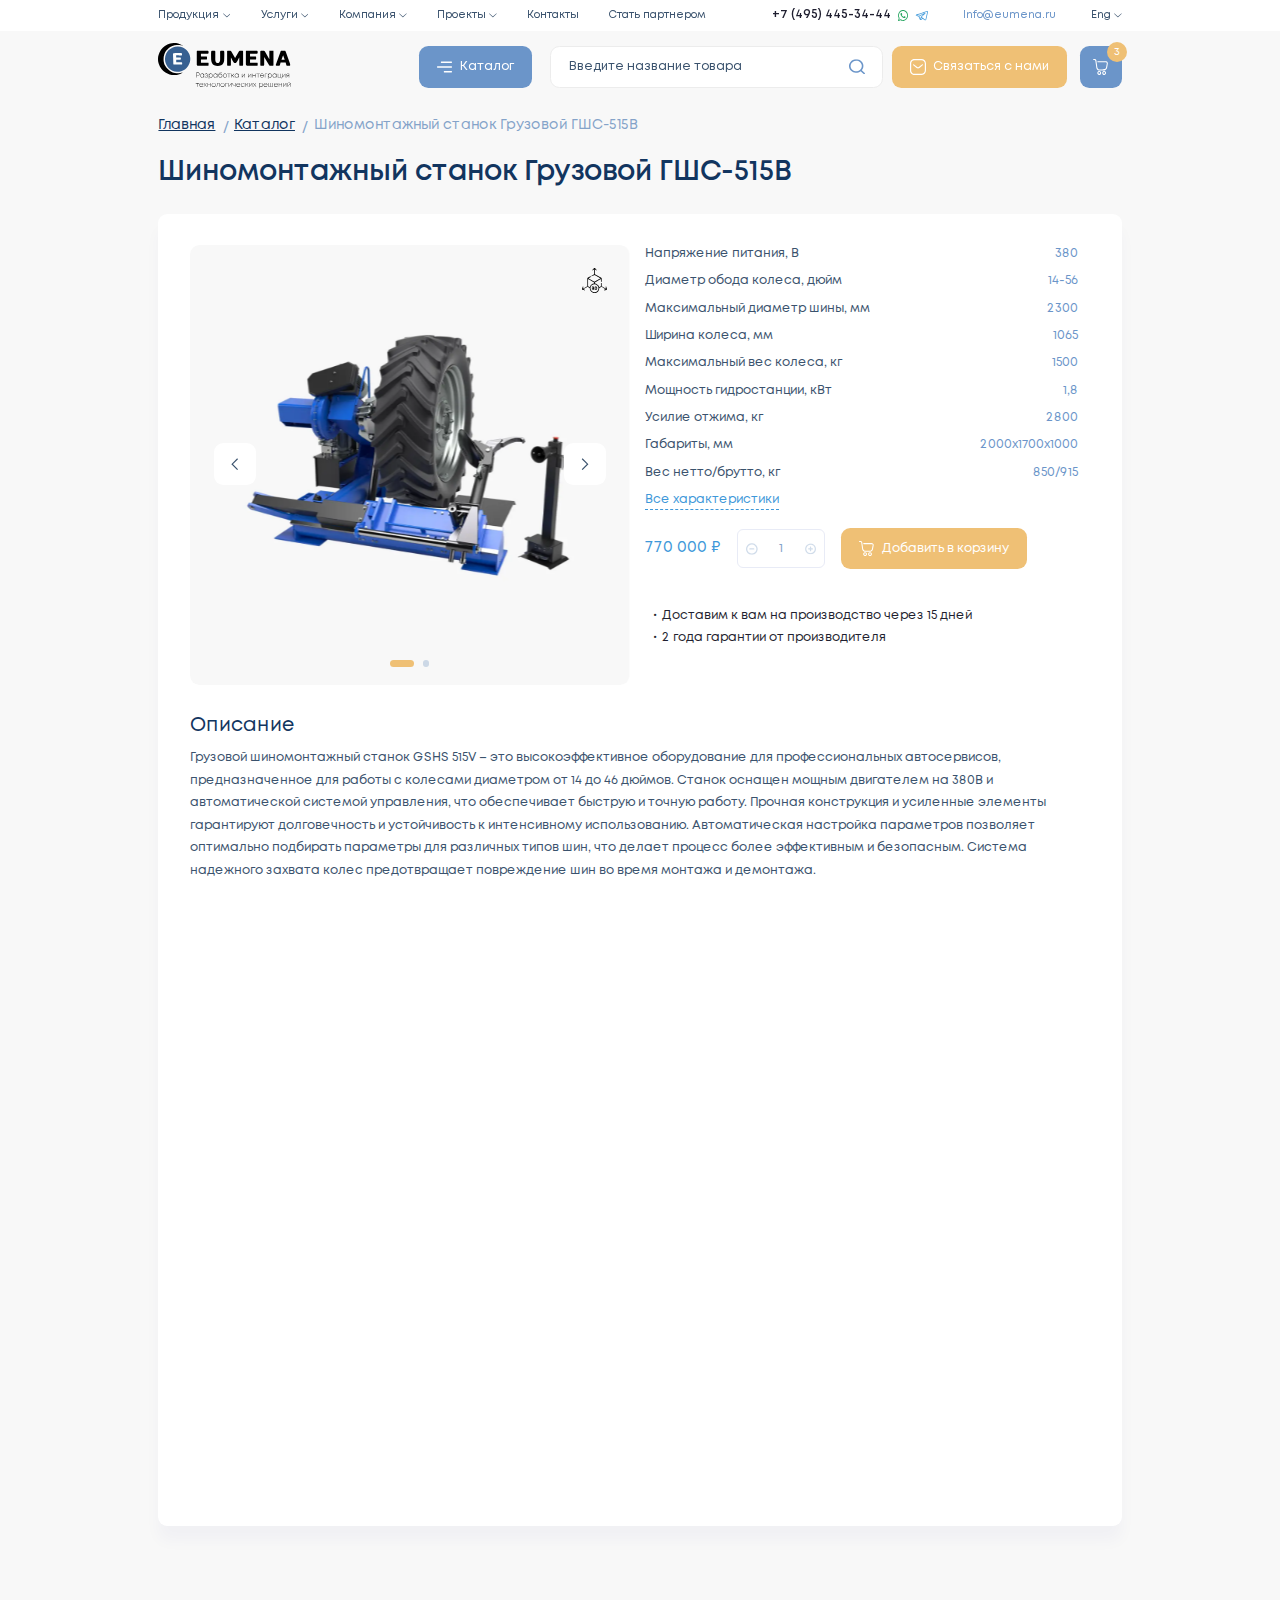
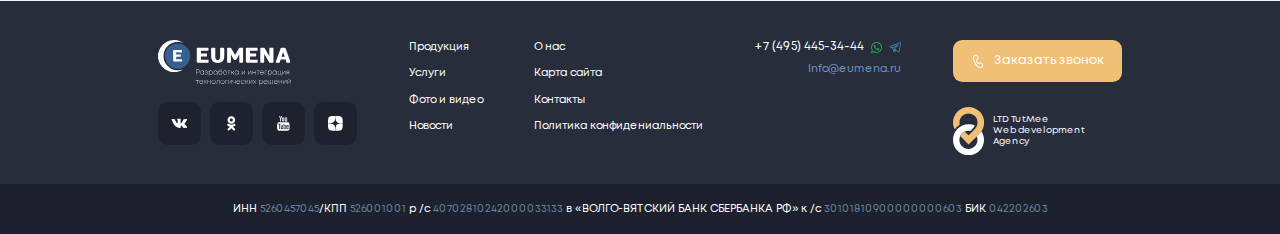
<file: catalog-item.html>
<!DOCTYPE html>
<html lang="ru">

<head>
    <meta charset="UTF-8">
    <meta name="viewport" content="width=device-width, initial-scale=1.0">
    <meta name="description" content="">
    <meta name="keywords" content="">
    <meta name="color-scheme" content="light only">
    <link rel="stylesheet" href="css/swiper-bundle.min.css">
    <link rel="stylesheet" href="css/fancybox.css">
    <link rel="stylesheet" href="css/nouislider.min.css">
    <link rel="stylesheet" href="css/style.min.css">
    <link rel="icon" href="img/favicon.svg" type="image/svg+xml">
    <title>Карточка товара</title>
</head>

<body class="m-page">
    <div class="wrapper">
        <header class="header">
            <div class="header-top">
                <div class="container">
                    <div class="header-top__inner _flex-between">
                        <nav class="nav">
                            <div class="nav-item">
                                <div class="nav-item__show">
                                    <span>Продукция</span>
                                    <svg xmlns="http://www.w3.org/2000/svg" width="10" height="6" viewBox="0 0 10 6" fill="none">
                                        <path d="M0.0950568 0.634103C0.16518 0.558217 0.261133 0.500187 0.357355 0.500187C0.444222 0.500187 0.531066 0.531568 0.599806 0.595044L5.00009 4.63708L9.40037 0.595044C9.54548 0.461128 9.77186 0.469498 9.90514 0.61527C10.0391 0.760346 10.03 0.985549 9.88526 1.11946L5.24163 5.40479C5.1042 5.53174 4.89425 5.53174 4.75673 5.40479L0.113104 1.11946C-0.0298299 1.0046 -0.0388939 0.779179 0.0950568 0.634103Z" fill="#3A526D" />
                                    </svg>
                                </div>
                                <div class="nav-item__hidden">
                                    <div class="nav-item__inner">
                                        <ul>
                                            <li><a href="">Для сварочных операций</a></li>
                                            <li><a href="">Для сборочных операций</a></li>
                                            <li><a href="">Для роботизированных комплексов</a></li>
                                            <li><a href="">Для перемещения и транспортировки</a></li>
                                            <li><a href="">Для механической обработки</a></li>
                                            <li><a href="">Для работ с мастикой и лакокрасочными материалами</a></li>
                                            <li><a href="">Для контроля геометрии</a></li>
                                            <li><a href="">Для подъема и перемещения (грузоподъемное)</a></li>
                                            <li><a href="">Прочее нестандартное оборудование</a></li>
                                        </ul>
                                    </div>
                                </div>
                            </div>
                            <div class="nav-item">
                                <div class="nav-item__show">
                                    <span>Услуги</span>
                                    <svg xmlns="http://www.w3.org/2000/svg" width="10" height="6" viewBox="0 0 10 6" fill="none">
                                        <path d="M0.0950568 0.634103C0.16518 0.558217 0.261133 0.500187 0.357355 0.500187C0.444222 0.500187 0.531066 0.531568 0.599806 0.595044L5.00009 4.63708L9.40037 0.595044C9.54548 0.461128 9.77186 0.469498 9.90514 0.61527C10.0391 0.760346 10.03 0.985549 9.88526 1.11946L5.24163 5.40479C5.1042 5.53174 4.89425 5.53174 4.75673 5.40479L0.113104 1.11946C-0.0298299 1.0046 -0.0388939 0.779179 0.0950568 0.634103Z" fill="#3A526D" />
                                    </svg>
                                </div>
                                <div class="nav-item__hidden">
                                    <div class="nav-item__inner">
                                        <ul>
                                            <li><a href="">Проектирование нестандартного оборудования</a></li>
                                            <li><a href="">Изготовление деталей по чертежам заказчика</a></li>
                                            <li><a href="">Монтаж и пуско-наладка оборудования</a></li>
                                            <li><a href="">Проекты “под ключ”</a></li>
                                            <li><a href="">Прочностные расчеты</a></li>
                                            <li><a href="">Симуляция производственных процессов</a></li>
                                            <li><a href="">Реинжиниринг и восстановление тех. документации </a></li>
                                            <li><a href="">Независимая инженерно-техническая экспертиза</a></li>
                                        </ul>
                                    </div>
                                </div>
                            </div>
                            <div class="nav-item">
                                <div class="nav-item__show">
                                    <span>Компания</span>
                                    <svg xmlns="http://www.w3.org/2000/svg" width="10" height="6" viewBox="0 0 10 6" fill="none">
                                        <path d="M0.0950568 0.634103C0.16518 0.558217 0.261133 0.500187 0.357355 0.500187C0.444222 0.500187 0.531066 0.531568 0.599806 0.595044L5.00009 4.63708L9.40037 0.595044C9.54548 0.461128 9.77186 0.469498 9.90514 0.61527C10.0391 0.760346 10.03 0.985549 9.88526 1.11946L5.24163 5.40479C5.1042 5.53174 4.89425 5.53174 4.75673 5.40479L0.113104 1.11946C-0.0298299 1.0046 -0.0388939 0.779179 0.0950568 0.634103Z" fill="#3A526D" />
                                    </svg>
                                </div>
                                <div class="nav-item__hidden">
                                    <div class="nav-item__inner">
                                        <ul>
                                            <li><a href="">Компания 1</a></li>
                                            <li><a href="">Компания 2</a></li>
                                            <li><a href="">Компания 3</a></li>
                                            <li><a href="">Компания 4</a></li>
                                        </ul>
                                    </div>
                                </div>
                            </div>
                            <div class="nav-item">
                                <div class="nav-item__show">
                                    <span>Проекты</span>
                                    <svg xmlns="http://www.w3.org/2000/svg" width="10" height="6" viewBox="0 0 10 6" fill="none">
                                        <path d="M0.0950568 0.634103C0.16518 0.558217 0.261133 0.500187 0.357355 0.500187C0.444222 0.500187 0.531066 0.531568 0.599806 0.595044L5.00009 4.63708L9.40037 0.595044C9.54548 0.461128 9.77186 0.469498 9.90514 0.61527C10.0391 0.760346 10.03 0.985549 9.88526 1.11946L5.24163 5.40479C5.1042 5.53174 4.89425 5.53174 4.75673 5.40479L0.113104 1.11946C-0.0298299 1.0046 -0.0388939 0.779179 0.0950568 0.634103Z" fill="#3A526D" />
                                    </svg>
                                </div>
                                <div class="nav-item__hidden">
                                    <div class="nav-item__inner">
                                        <ul>
                                            <li>
                                                <a href="">Для сварочных операций</a>
                                                <ul>
                                                    <li><a href="">Проект 1</a></li>
                                                    <li><a href="">Проект 2</a></li>
                                                    <li><a href="">Проект 3</a></li>
                                                </ul>
                                            </li>
                                            <li><a href="">Для сборочных операций</a></li>
                                            <li><a href="">Для роботизированных комплексов</a></li>
                                            <li><a href="">Для перемещения и транспортировки</a></li>
                                            <li><a href="">Для механической обработки</a></li>
                                            <li><a href="">Для работ с мастикой и лакокрасочными материалами</a></li>
                                            <li><a href="">Для контроля геометрии</a></li>
                                            <li><a href="">Для подъема и перемещения (грузоподъемное)</a></li>
                                            <li><a href="">Прочее нестандартное оборудование</a></li>
                                        </ul>
                                    </div>
                                </div>
                            </div>
                            <a href="" class="nav__link">
                                <span>Контакты</span>
                            </a>
                            <a href="" class="nav__link">
                                <span>Стать партнером</span>
                            </a>
                        </nav>

                        <div class="header-contacts">
                            <a href="" class="header-contacts__phone">
                                +7 (495) 445-34-44
                            </a>
                            <a href="" class="header-contacts__whatsapp">
                                <img src="img/whatsapp.svg" alt="">
                            </a>
                            <a href="" class="header-contacts__tg">
                                <img src="img/tg.svg" alt="">
                            </a>
                        </div>

                        <a href="" class="header-contacts__email">
                            <span>Info@eumena.ru</span>
                        </a>

                        <div class="lang">
                            <div class="lang__show">
                                <span>Eng</span>
                                <svg xmlns="http://www.w3.org/2000/svg" width="10" height="6" viewBox="0 0 10 6" fill="none">
                                    <path d="M0.0950568 0.634103C0.16518 0.558217 0.261133 0.500187 0.357355 0.500187C0.444222 0.500187 0.531066 0.531568 0.599806 0.595044L5.00009 4.63708L9.40037 0.595044C9.54548 0.461128 9.77186 0.469498 9.90514 0.61527C10.0391 0.760346 10.03 0.985549 9.88526 1.11946L5.24163 5.40479C5.1042 5.53174 4.89425 5.53174 4.75673 5.40479L0.113104 1.11946C-0.0298299 1.0046 -0.0388939 0.779179 0.0950568 0.634103Z" fill="#3A526D" />
                                </svg>
                            </div>
                            <div class="lang__hidden">
                                <div class="lang__items">
                                    <a href="" class="lang__item">Ru</a>
                                    <a href="" class="lang__item">Eng</a>
                                    <a href="" class="lang__item">Esp</a>
                                </div>
                            </div>
                        </div>
                    </div>
                </div>
                <button class="header-top__close _toggle-menu m-btn m-btn-blue">
                    <img src="img/burger2.svg" alt="">
                </button>
            </div>
            <div class="header-top__bg modal-bg _toggle-menu"></div>

            <div class="header-bottom">
                <div class="container">
                    <div class="header-bottom__inner _flex-between">
                        <a href="" class="header__logo">
                            <img src="img/logo2.svg" alt="">
                        </a>

                        <div class="header-bottom__right _flex">
                            <button data-modal="catalogModal" class="header__catalog-btn m-btn m-btn-blue">
                                <img src="img/burger.svg" alt="">
                                <span>Каталог</span>
                            </button>
                            <form class="header-search">
                                <div class="fg">
                                    <input type="text" placeholder="Введите название товара">
                                </div>
                                <button class="header-search__btn">
                                    <img src="img/search.svg" alt="">
                                </button>
                            </form>
                            <a href="" class="header__call m-btn m-btn-yellow">
                                <img src="img/mail.svg" alt="">
                                <span>Связаться с нами</span>
                            </a>
                            <a href="" class="header__cart m-btn m-btn-blue">
                                <img src="img/cart.svg" alt="">
                                <div class="header__cart-num">
                                    <span>3</span>
                                </div>
                            </a>
                            <button class="_toggle-menu burger m-btn m-btn-blue">
                                <img src="img/burger.svg" alt="">
                            </button>
                        </div>
                    </div>
                </div>
            </div>

            <div class="modal header-catalog" id="catalogModal">
                <div class="modal__bg modal-bg _close-modal"></div>
                <div class="modal__dialog">
                    <button class="close-btn _close-modal">
                        <svg xmlns="http://www.w3.org/2000/svg" width="29" height="29" viewBox="0 0 29 29" fill="none">
                            <path fill-rule="evenodd" clip-rule="evenodd" d="M27.5619 0.0661201C27.473 0.100869 24.4978 3.03264 20.9503 6.58123L14.5003 13.0331L8.04993 6.58284C1.03713 -0.429876 1.48518 -0.0244081 0.875343 0.0900624C0.55707 0.149789 0.170254 0.536879 0.11057 0.855377C-0.00381906 1.46565 -0.408999 1.01734 6.5985 8.03479L13.0439 14.4893L6.56636 20.9766C-0.463833 28.0173 -0.068159 27.5804 0.0440964 28.1793C0.101453 28.4849 0.514586 28.8984 0.820056 28.9558C1.41903 29.0682 0.981067 29.4653 8.01734 22.4291L14.4996 15.9468L20.9823 22.4289C28.0295 29.4755 27.5799 29.0684 28.1892 28.954C28.5075 28.8942 28.8943 28.5071 28.954 28.1886C29.0685 27.5783 29.4765 28.0296 22.4338 20.9769L15.956 14.49L22.4336 8.00269C29.4568 0.968941 29.0679 1.39803 28.9569 0.805551C28.8463 0.216245 28.1385 -0.159003 27.5619 0.0661201Z" fill="#E8EBF6" />
                        </svg>
                    </button>
                    <form class="header-search">
                        <div class="fg">
                            <input type="text" placeholder="Введите название товара или услуги">
                        </div>
                        <button class="header-search__btn">
                            <img src="img/search.svg" alt="">
                        </button>
                    </form>
                    <div class="header-catalog__grid grid grid2">
                        <div class="header-catalog__col">
                            <div class="header-catalog__title">
                                Продукция
                            </div>
                            <div class="header-catalog__links">
                                <ul>
                                    <li><a href="">Для сварочных операций</a></li>
                                    <li><a href="">Для сборочных операций</a></li>
                                    <li><a href="">Для роботизированных комплексов</a></li>
                                    <li><a href="">Для перемещения и транспортировки</a></li>
                                    <li><a href="">Для механической обработки</a></li>
                                    <li><a href="">Для работ с мастикой и лакокрасочными материалами</a></li>
                                    <li><a href="">Для контроля геометрии</a></li>
                                    <li><a href="">Для подъема и перемещения (грузоподъемное)</a></li>
                                    <li><a href="">Прочее нестандартное оборудование</a></li>
                                </ul>
                            </div>
                        </div>
                        <div class="header-catalog__col">
                            <div class="header-catalog__title">
                                Услуги
                            </div>
                            <div class="header-catalog__links">
                                <ul>
                                    <li><a href="">Проектирование нестандартного оборудования</a></li>
                                    <li><a href="">Изготовление деталей по чертежам заказчика</a></li>
                                    <li><a href="">Монтаж и пуско-наладка оборудования</a></li>
                                    <li><a href="">Проекты “под ключ”</a></li>
                                    <li><a href="">Прочностные расчеты</a></li>
                                    <li><a href="">Симуляция производственных процессов</a></li>
                                    <li><a href="">Реинжиниринг и восстановление тех. документации </a></li>
                                    <li><a href="">Независимая инженерно-техническая экспертиза</a></li>
                                </ul>
                            </div>
                        </div>
                    </div>
                </div>
            </div>


        </header>
        <main class="content">

            <div class="page-top animated animated-opacity">
                <div class="container">
                    <ul class="breadcrumbs">
                        <li><a href="">Главная</a></li>
                        <li><a href="">Каталог</a></li>
                        <li><a>Шиномонтажный станок Грузовой ГШС-515В</a></li>
                    </ul>
                </div>
            </div>

            <div class="catalog-item">
                <div class="container">
                    <h1 class="h2 dark-text animated animated-opacity">
                        Шиномонтажный станок Грузовой ГШС-515В
                    </h1>
                    <div class="catalog-item__inner">
                        <div class="catalog-item__top">
                            <div class="catalog-item__top-col">
                                <div class="photo-slider slider _loop animated animated-opacity">
                                    <div class="swiper-container">
                                        <div class="swiper-wrapper">
                                            <div class="swiper-slide">
                                                <div class="photo-slider__img">
                                                    <img src="img/catalog-item.webp" alt="">
                                                </div>
                                            </div>
                                            <div class="swiper-slide">
                                                <div class="photo-slider__img">
                                                    <img src="img/catalog-item.webp" alt="">
                                                </div>
                                            </div>
                                        </div>
                                    </div>
                                    <div class="swiper-nav">
                                        <div class="swiper-button swiper-button-prev">
                                            <svg xmlns="http://www.w3.org/2000/svg" width="10" height="16" viewBox="0 0 10 16" fill="none">
                                                <path d="M8.5 1L1.5 8L8.5 15" stroke="#3A526D" stroke-width="1.5" />
                                            </svg>
                                        </div>
                                        <div class="swiper-button swiper-button-next">
                                            <svg xmlns="http://www.w3.org/2000/svg" width="10" height="16" viewBox="0 0 10 16" fill="none">
                                                <path d="M1.5 15L8.5 8L1.5 1" stroke="#3A526D" stroke-width="1.5" />
                                            </svg>
                                        </div>
                                    </div>

                                    <div class="swiper-pagination"></div>
                                    <button data-modal="modelModal" class="photo-slider__3d">
                                        <img src="img/3d.svg" alt="">
                                    </button>
                                </div>
                            </div>
                            <div class="catalog-item__top-col2">
                                <div class="props animated animated-opacity">
                                    <div class="prop-item">
                                        <div class="prop-item__title">
                                            Напряжение питания, В
                                        </div>
                                        <div class="prop-item__desc">
                                            380
                                        </div>
                                    </div>
                                    <div class="prop-item">
                                        <div class="prop-item__title">
                                            Диаметр обода колеса, дюйм
                                        </div>
                                        <div class="prop-item__desc">
                                            14-56
                                        </div>
                                    </div>
                                    <div class="prop-item">
                                        <div class="prop-item__title">
                                            Максимальный диаметр шины, мм
                                        </div>
                                        <div class="prop-item__desc">
                                            2300
                                        </div>
                                    </div>
                                    <div class="prop-item">
                                        <div class="prop-item__title">
                                            Ширина колеса, мм
                                        </div>
                                        <div class="prop-item__desc">
                                            1065
                                        </div>
                                    </div>
                                    <div class="prop-item">
                                        <div class="prop-item__title">
                                            Максимальный вес колеса, кг
                                        </div>
                                        <div class="prop-item__desc">
                                            1500
                                        </div>
                                    </div>
                                    <div class="prop-item">
                                        <div class="prop-item__title">
                                            Мощность гидростанции, кВт
                                        </div>
                                        <div class="prop-item__desc">
                                            1,8
                                        </div>
                                    </div>
                                    <div class="prop-item">
                                        <div class="prop-item__title">
                                            Усилие отжима, кг
                                        </div>
                                        <div class="prop-item__desc">
                                            2800
                                        </div>
                                    </div>
                                    <div class="prop-item">
                                        <div class="prop-item__title">
                                            Габариты, мм
                                        </div>
                                        <div class="prop-item__desc">
                                            2000х1700х1000
                                        </div>
                                    </div>
                                    <div class="prop-item">
                                        <div class="prop-item__title">
                                            Вес нетто/брутто, кг
                                        </div>
                                        <div class="prop-item__desc">
                                            850/915
                                        </div>
                                    </div>
                                </div>
                                <div class="animated animated-opacity">
                                    <a href="" class="props__link">
                                        Все характеристики
                                    </a>
                                </div>
                                <div class="product-cart _flex animated animated-opacity">
                                    <div class="product-cart__price">
                                        770 000 ₽
                                    </div>
                                    <div class='cartcalc'>
                                        <button class='ccalc-minus'>
                                            <svg xmlns="http://www.w3.org/2000/svg" width="14" height="15" viewBox="0 0 14 15" fill="none">
                                                <path fill-rule="evenodd" clip-rule="evenodd" d="M6.33476 0.516989C4.14406 0.744649 2.22412 1.93613 1.05781 3.7918C-0.596272 6.42355 -0.283999 9.91765 1.80875 12.1941C2.97189 13.4594 4.41236 14.2118 6.14278 14.4582C6.46806 14.5045 7.54382 14.5037 7.88159 14.457C9.58581 14.221 11.0251 13.4702 12.1863 12.2114C13.1409 11.1765 13.7535 9.85081 13.9656 8.36045C14.0115 8.03831 14.0115 6.95746 13.9656 6.63533C13.8037 5.49744 13.4433 4.53009 12.8447 3.626C12.59 3.24149 12.3358 2.93127 11.9815 2.57297C10.8869 1.4658 9.53572 0.784408 7.97743 0.553682C7.64152 0.503927 6.66933 0.48224 6.33476 0.516989ZM7.5746 2.0777C9.71399 2.31072 11.5123 3.76119 12.1789 5.79126C12.7438 7.51183 12.4314 9.35786 11.3284 10.8172C11.1087 11.1081 10.6155 11.6012 10.3247 11.821C8.33781 13.3227 5.67287 13.3227 3.686 11.821C3.39517 11.6012 2.90201 11.1081 2.68224 10.8172C0.578858 8.03421 1.52808 4.08846 4.66412 2.57883C5.17516 2.33282 5.83555 2.14298 6.40292 2.07898C6.70347 2.04508 7.26961 2.04445 7.5746 2.0777ZM4.32843 6.80146C3.77505 7.07724 3.74778 7.83941 4.27955 8.16819L4.41337 8.25091H7.00534H9.59731L9.73113 8.16819C10.2629 7.83941 10.2356 7.07724 9.68225 6.80146L9.54117 6.73117H7.00534H4.46951L4.32843 6.80146Z" fill="#84A3C9" fill-opacity="0.38" />
                                            </svg>
                                        </button>
                                        <input type='text' value='1'>
                                        <button class='ccalc-plus'>
                                            <svg xmlns="http://www.w3.org/2000/svg" width="15" height="15" viewBox="0 0 15 15" fill="none">
                                                <path fill-rule="evenodd" clip-rule="evenodd" d="M11.6104 1.99379C9.89941 0.60496 7.69812 0.0895811 5.5601 0.577295C2.52793 1.26899 0.276831 3.96194 0.146858 7.05311C0.0746163 8.77116 0.561361 10.3226 1.61134 11.7212C1.80871 11.9841 2.57034 12.7446 2.84237 12.9505C4.215 13.9893 5.76447 14.4764 7.47658 14.4073C8.88419 14.3505 10.2555 13.846 11.46 12.9417C11.7203 12.7462 12.485 11.9815 12.6805 11.7212C13.3709 10.8015 13.8004 9.86221 14.0165 8.79904C14.1084 8.34687 14.1479 7.9475 14.1508 7.44338C14.1597 5.88562 13.6858 4.44762 12.7466 3.18191C12.5441 2.90906 11.8717 2.2059 11.6104 1.99379ZM11.3834 3.97514C12.7321 5.65359 12.9782 7.95207 12.0135 9.8599C11.1959 11.4768 9.66888 12.5619 7.85605 12.814C7.49481 12.8643 6.79699 12.8643 6.43574 12.814C3.96765 12.4708 2.08223 10.5854 1.73897 8.11727C1.68869 7.75602 1.68869 7.0582 1.73897 6.69696C2.2198 3.23989 5.68293 1.11989 8.96969 2.27055C9.50529 2.45806 10.1068 2.79096 10.5535 3.1471C10.7901 3.33575 11.1911 3.73584 11.3834 3.97514ZM7.49478 4.36903C7.40573 4.32309 7.3046 4.30434 7.14578 4.30434C6.88308 4.30434 6.68957 4.39007 6.54857 4.56895C6.37976 4.78314 6.36346 4.88882 6.36174 5.78023L6.36013 6.62135L5.52014 6.62408C5.02169 6.62568 4.63075 6.6432 4.55868 6.66714C4.2602 6.76631 4.0576 7.0354 4.04059 7.35529C4.02699 7.61121 4.08846 7.77636 4.26107 7.94781C4.49002 8.17517 4.56364 8.18943 5.51902 8.19127L6.36013 8.19288L6.36174 9.03399C6.36358 9.99088 6.37778 10.064 6.60597 10.2912C6.7787 10.4632 6.94663 10.5258 7.19908 10.5123C7.42049 10.5006 7.61864 10.4033 7.74322 10.2453C7.91204 10.0311 7.92833 9.9254 7.93006 9.03399L7.93166 8.19288L8.77278 8.19127C9.66419 8.18955 9.76987 8.17325 9.98405 8.00444C10.163 7.86342 10.2487 7.66996 10.2487 7.40711C10.2487 7.14426 10.163 6.9508 9.98405 6.80979C9.76987 6.64097 9.66419 6.62468 8.77278 6.62295L7.93166 6.62134L7.93006 5.78023C7.92829 4.86701 7.91146 4.76772 7.72149 4.54989C7.66046 4.47996 7.57028 4.40799 7.49478 4.36903Z" fill="#84A3C9" fill-opacity="0.38" />
                                            </svg>
                                        </button>
                                    </div>

                                    <button class="product-cart__btn m-btn m-btn-yellow">
                                        <img src="img/cart2.svg" alt="">
                                        <span>Добавить в корзину</span>
                                    </button>
                                </div>
                                <div class="catalog-item__delivery animated animated-opacity">
                                    <div class="text">
                                        <ul>
                                            <li>Доставим к вам на производство через 15 дней</li>
                                            <li>2 года гарантии от производителя</li>
                                        </ul>
                                    </div>
                                </div>
                            </div>
                        </div>

                        <div class="product-desc">
                            <div class="h4 dark-text animated animated-opacity">
                                Описание
                            </div>
                            <div class="text animated animated-opacity">
                                <p>
                                    Грузовой шиномонтажный станок GSHS 515V – это высокоэффективное оборудование для профессиональных автосервисов, предназначенное для работы с колесами диаметром от 14 до 46 дюймов. Станок оснащен мощным двигателем на 380В и автоматической системой управления, что обеспечивает быструю и точную работу. Прочная конструкция и усиленные элементы гарантируют долговечность и устойчивость к интенсивному использованию. Автоматическая настройка параметров позволяет оптимально подбирать параметры для различных типов шин, что делает процесс более эффективным и безопасным.
                                    Система надежного захвата колес предотвращает повреждение шин во время монтажа и демонтажа.
                                </p>
                            </div>
                        </div>

                        <div class="product-props">
                            <div class="h4 dark-text animated animated-opacity">
                                Характеристики
                            </div>
                            <div class="props animated animated-opacity">
                                <div class="prop-item">
                                    <div class="prop-item__title">
                                        Напряжение питания, В
                                    </div>
                                    <div class="prop-item__desc">
                                        380
                                    </div>
                                </div>
                                <div class="prop-item">
                                    <div class="prop-item__title">
                                        Диаметр обода колеса, дюйм
                                    </div>
                                    <div class="prop-item__desc">
                                        14-56
                                    </div>
                                </div>
                                <div class="prop-item">
                                    <div class="prop-item__title">
                                        Максимальный диаметр шины, мм
                                    </div>
                                    <div class="prop-item__desc">
                                        2300
                                    </div>
                                </div>
                                <div class="prop-item">
                                    <div class="prop-item__title">
                                        Ширина колеса, мм
                                    </div>
                                    <div class="prop-item__desc">
                                        1065
                                    </div>
                                </div>
                                <div class="prop-item">
                                    <div class="prop-item__title">
                                        Максимальный вес колеса, кг
                                    </div>
                                    <div class="prop-item__desc">
                                        1500
                                    </div>
                                </div>
                                <div class="prop-item">
                                    <div class="prop-item__title">
                                        Мощность гидростанции, кВт
                                    </div>
                                    <div class="prop-item__desc">
                                        1,8
                                    </div>
                                </div>
                                <div class="prop-item">
                                    <div class="prop-item__title">
                                        Усилие отжима, кг
                                    </div>
                                    <div class="prop-item__desc">
                                        2800
                                    </div>
                                </div>
                                <div class="prop-item">
                                    <div class="prop-item__title">
                                        Габариты, мм
                                    </div>
                                    <div class="prop-item__desc">
                                        2000х1700х1000
                                    </div>
                                </div>
                                <div class="prop-item">
                                    <div class="prop-item__title">
                                        Вес нетто/брутто, кг
                                    </div>
                                    <div class="prop-item__desc">
                                        850/915
                                    </div>
                                </div>
                                <div class="prop-item">
                                    <div class="prop-item__title">
                                        Производитель
                                    </div>
                                    <div class="prop-item__desc">
                                        <a href="">Sivik</a>
                                    </div>
                                </div>
                            </div>
                        </div>

                        <div class="product-advantages animated animated-opacity">
                            <div class="h4 dark-text">
                                Преимущества
                            </div>
                            <div class="advantages__grid animated animated-opacity">
                                <div class="advantage-card animated animated-opacity">
                                    <div class="advantage-card__icon">
                                        <img src="img/advantage-icon.svg" alt="">
                                    </div>
                                    <div class="advantage-card__content">
                                        <div class="advantage-card__title h2 bold-text">
                                            100+
                                        </div>
                                        <div class="advantage-card__desc text14 semi-bold-text">
                                            реализованных уникальных проектов «под ключ»
                                        </div>
                                    </div>
                                </div>
                                <div class="advantage-card animated animated-opacity">
                                    <div class="advantage-card__icon">
                                        <img src="img/advantage-icon2.svg" alt="">
                                    </div>
                                    <div class="advantage-card__content">
                                        <div class="advantage-card__title h2 bold-text">
                                            250+
                                        </div>
                                        <div class="advantage-card__desc text14 semi-bold-text">
                                            поставляемых видов промышленного оборудования
                                        </div>
                                    </div>
                                </div>
                                <div class="advantage-card animated animated-opacity">
                                    <div class="advantage-card__icon">
                                        <img src="img/advantage-icon3.svg" alt="">
                                    </div>
                                    <div class="advantage-card__content">
                                        <div class="advantage-card__title h2 bold-text">
                                            8
                                        </div>
                                        <div class="advantage-card__desc text14 semi-bold-text">
                                            комплексных инжиниринговых услуг
                                        </div>
                                    </div>
                                </div>
                                <div class="advantage-card animated animated-opacity">
                                    <div class="advantage-card__icon">
                                        <img src="img/advantage-icon4.svg" alt="">
                                    </div>
                                    <div class="advantage-card__content">
                                        <div class="advantage-card__title h2 bold-text">
                                            15+
                                        </div>
                                        <div class="advantage-card__desc text14 semi-bold-text">
                                            лет профильного опыта у ведущих специалистов
                                        </div>
                                    </div>
                                </div>
                            </div>
                        </div>
                    </div>
                </div>
            </div>

            <div class="modal model-modal" id="modelModal">
                <div class="modal__bg modal-bg _close-modal"></div>
                <div class="modal__dialog">
                    <button class="close-btn _close-modal">
                        <svg xmlns="http://www.w3.org/2000/svg" width="29" height="29" viewBox="0 0 29 29" fill="none">
                            <path fill-rule="evenodd" clip-rule="evenodd" d="M27.5619 0.0661201C27.473 0.100869 24.4978 3.03264 20.9503 6.58123L14.5003 13.0331L8.04993 6.58284C1.03713 -0.429876 1.48518 -0.0244081 0.875343 0.0900624C0.55707 0.149789 0.170254 0.536879 0.11057 0.855377C-0.00381906 1.46565 -0.408999 1.01734 6.5985 8.03479L13.0439 14.4893L6.56636 20.9766C-0.463833 28.0173 -0.068159 27.5804 0.0440964 28.1793C0.101453 28.4849 0.514586 28.8984 0.820056 28.9558C1.41903 29.0682 0.981067 29.4653 8.01734 22.4291L14.4996 15.9468L20.9823 22.4289C28.0295 29.4755 27.5799 29.0684 28.1892 28.954C28.5075 28.8942 28.8943 28.5071 28.954 28.1886C29.0685 27.5783 29.4765 28.0296 22.4338 20.9769L15.956 14.49L22.4336 8.00269C29.4568 0.968941 29.0679 1.39803 28.9569 0.805551C28.8463 0.216245 28.1385 -0.159003 27.5619 0.0661201Z" fill="#E8EBF6" />
                        </svg>
                    </button>
                    <div class="model-modal__inner">
                        <canvas id="c"></canvas>
                    </div>
                </div>
            </div>

        </main>
        <footer class="footer">
            <div class="footer-top m-section">
                <div class="container">
                    <div class="footer-top__inner">
                        <div class="footer-top__col">
                            <a href="" class="footer__logo">
                                <img src="img/logo.svg" alt="">
                            </a>
                            <div class="socials">
                                <a href="" class="socials__item">
                                    <svg width="55" height="55" viewBox="0 0 55 55" fill="none" xmlns="http://www.w3.org/2000/svg">
                                        <rect width="55" height="55" rx="12" fill="#1E222F" />
                                        <path d="M27.1215 21.503C26.0484 21.491 25.1352 21.503 24.6215 21.7672C24.279 21.9414 24.0164 22.3377 24.1762 22.3557C24.376 22.3857 24.8269 22.4878 25.0667 22.8301C25.3749 23.2685 25.3635 24.2593 25.3635 24.2593C25.3635 24.2593 25.5347 26.9855 24.9468 27.3278C24.5415 27.562 23.9879 27.0876 22.7892 24.9198C22.1785 23.8029 21.7161 22.5719 21.7161 22.5719C21.7161 22.5719 21.6305 22.3437 21.4707 22.2236C21.2766 22.0735 21.0084 22.0254 21.0084 22.0254L18.1487 22.0435C18.1487 22.0435 17.7206 22.0615 17.5665 22.2536C17.4238 22.4338 17.5551 22.7881 17.5551 22.7881C17.5551 22.7881 19.7926 28.2946 22.3269 31.0688C24.65 33.6149 27.287 33.4468 27.287 33.4468H28.4857C28.4857 33.4468 28.8453 33.4047 29.0279 33.2006C29.1992 33.0084 29.1935 32.6481 29.1935 32.6481C29.1935 32.6481 29.1706 30.9607 29.9126 30.7085C30.649 30.4683 31.5851 32.3419 32.5839 33.0625C33.3431 33.6089 33.9196 33.4888 33.9196 33.4888L36.5909 33.4468C36.5909 33.4468 37.9836 33.3567 37.3215 32.1977C37.2701 32.1077 36.939 31.3451 35.3408 29.7838C33.6627 28.1504 33.8853 28.4147 35.9059 25.5863C37.1331 23.8629 37.624 22.8121 37.4699 22.3557C37.3215 21.9294 36.4196 22.0435 36.4196 22.0435L33.4116 22.0615C33.4116 22.0615 33.189 22.0314 33.0234 22.1335C32.8636 22.2356 32.7609 22.4758 32.7609 22.4758C32.7609 22.4758 32.2814 23.8089 31.6478 24.9438C30.3122 27.3338 29.77 27.4659 29.5531 27.3158C29.0451 26.9675 29.1706 25.9226 29.1706 25.184C29.1706 22.8601 29.5074 21.8993 28.5199 21.6471C28.1946 21.5631 27.9549 21.509 27.1215 21.503Z" fill="#FFF" />
                                    </svg>
                                </a>
                                <a href="" class="socials__item">
                                    <svg width="55" height="55" viewBox="0 0 55 55" fill="none" xmlns="http://www.w3.org/2000/svg">
                                        <rect width="55" height="55" rx="12" fill="#1E222F" />
                                        <path d="M27.5018 21.1343C28.5887 21.1343 29.4728 22.0188 29.4728 23.1063C29.4728 24.1899 28.5887 25.0744 27.5018 25.0744C26.415 25.0744 25.5309 24.1899 25.5309 23.1063C25.5309 22.0188 26.415 21.1343 27.5018 21.1343ZM27.5018 28.0036C30.2037 28.0036 32.3966 25.8096 32.3966 23.1063C32.3966 20.4029 30.2037 18.2051 27.5018 18.2051C24.8 18.2051 22.6032 20.4029 22.6032 23.1063C22.6032 25.8057 24.8 28.0036 27.5018 28.0036ZM29.4268 31.7484C30.3951 31.5301 31.3289 31.1472 32.19 30.6035C32.8406 30.1938 33.0357 29.3323 32.6263 28.6813C32.2168 28.0304 31.3557 27.8313 30.7051 28.2448C28.7533 29.4701 26.2466 29.4701 24.2986 28.2448C23.6442 27.8313 22.7831 28.0304 22.3736 28.6813C21.9641 29.3323 22.1593 30.1938 22.8137 30.6035C23.671 31.1472 24.6086 31.5301 25.5768 31.7484L22.9132 34.4134C22.3698 34.9571 22.3698 35.8416 22.9171 36.3854C23.1888 36.6572 23.5447 36.7951 23.9006 36.7951C24.2565 36.7951 24.6163 36.6572 24.888 36.3854L27.5018 33.7701L30.1195 36.3854C30.663 36.9291 31.5432 36.9291 32.0905 36.3854C32.6339 35.8416 32.6339 34.9571 32.0905 34.4134L29.4268 31.7484Z" fill="white" />
                                    </svg>
                                </a>
                                <a href="" class="socials__item">
                                    <svg width="55" height="55" viewBox="0 0 55 55" fill="none" xmlns="http://www.w3.org/2000/svg">
                                        <rect width="55" height="55" rx="12" fill="#1E222F" />
                                        <path fill-rule="evenodd" clip-rule="evenodd" d="M22.1142 18.0757C22.1142 18.1118 22.3966 18.993 22.7417 20.034L23.3692 21.9266V23.5193V25.1121H23.9444H24.5196V23.7322C24.5196 22.3546 24.5207 22.3489 25.0983 20.4642C25.4165 19.4258 25.7207 18.4466 25.7744 18.2881L25.8719 18L25.2751 18.0308L24.6785 18.0616L24.3637 19.2629C24.1906 19.9236 24.0225 20.49 23.9902 20.5215C23.9579 20.553 23.8499 20.244 23.7501 19.8348C23.6504 19.4257 23.497 18.8477 23.4093 18.5505L23.2498 18.0101H22.682C22.3697 18.0101 22.1142 18.0396 22.1142 18.0757ZM26.7158 19.8323C26.3196 19.9742 25.9889 20.4236 25.8717 20.9793C25.7099 21.7464 25.7875 24.034 25.989 24.4393C26.3443 25.1536 27.3502 25.4298 28.0555 25.0065C28.6136 24.6717 28.7029 24.3125 28.7029 22.4031C28.7029 20.8181 28.6886 20.6957 28.4645 20.3684C28.3333 20.1769 28.1097 19.9623 27.9677 19.8915C27.7071 19.7617 27.0055 19.7286 26.7158 19.8323ZM29.5047 19.8285C29.4096 19.9222 29.4308 23.6907 29.5304 24.3809C29.6547 25.2425 30.1867 25.4618 30.9368 24.9608C31.2978 24.7198 31.3175 24.7171 31.3175 24.9094C31.3175 25.0841 31.3898 25.1121 31.8404 25.1121H32.3633V22.4303V19.7485L31.8665 19.7799L31.3697 19.8113L31.3413 21.8642C31.3173 23.5925 31.2859 23.9466 31.1421 24.1029C30.8748 24.3937 30.6211 24.3359 30.5462 23.9671C30.5102 23.7901 30.4808 22.7711 30.4808 21.7026V19.7599H30.0276C29.7783 19.7599 29.543 19.7907 29.5047 19.8285ZM27.6337 22.3708C27.6638 24.0725 27.6174 24.2887 27.2234 24.2887C26.9105 24.2887 26.8204 23.8714 26.8204 22.4225C26.8204 20.924 26.8987 20.6574 27.3242 20.7058L27.6048 20.7377L27.6337 22.3708ZM23.2543 26.1376C21.3721 26.248 21.0468 26.3105 20.5633 26.6553C19.7358 27.2451 19.5005 28.3394 19.5 31.5993C19.4994 35.5606 19.8973 36.5606 21.5982 36.8713C22.5367 37.0429 32.4637 37.0429 33.4022 36.8713C35.1156 36.5583 35.5015 35.5694 35.5 31.4964C35.4984 27.3608 35.1005 26.4788 33.1283 26.2397C32.0263 26.106 25.0275 26.0338 23.2543 26.1376ZM23.9967 28.4573V28.9205H23.4215H22.8463V31.9054V34.8904H22.3757H21.9051V31.9054V28.9205H21.3299H20.7547V28.4573V27.9941H22.3757H23.9967V28.4573ZM28.7029 29.0749C28.7029 29.6693 28.7382 30.1546 28.7813 30.1534C28.8244 30.1521 28.9774 30.0605 29.1212 29.9498C29.4387 29.7053 30.0884 29.6812 30.3163 29.9055C30.5768 30.1619 30.6001 30.4085 30.5656 32.5446C30.5364 34.3561 30.5129 34.5824 30.3339 34.7769C30.0565 35.0781 29.5317 35.0601 29.1403 34.736C28.7647 34.4249 28.7029 34.4176 28.7029 34.6845C28.7029 34.8561 28.6331 34.8904 28.2846 34.8904H27.8662V31.4422V27.9941H28.2846H28.7029V29.0749ZM25.1712 31.9298C25.1974 33.9579 25.2133 34.1183 25.3917 34.152C25.4976 34.1721 25.6975 34.0836 25.8362 33.9554C26.0858 33.7246 26.0884 33.7021 26.0884 31.7331V29.7439H26.5067H26.925V32.3171V34.8904H26.5067C26.1299 34.8904 26.0884 34.8647 26.0884 34.6324V34.3744L25.6543 34.6839C25.2289 34.9872 24.8075 35.0719 24.5439 34.9072C24.2809 34.743 24.2059 34.0829 24.2059 31.9319V29.7439H24.6744H25.1429L25.1712 31.9298ZM33.7609 29.9973C34.155 30.3567 34.2457 30.6672 34.2457 31.6548V32.523H33.3045H32.3633V33.1474C32.3633 33.9265 32.4859 34.1699 32.8786 34.1699C33.2125 34.1699 33.3045 34.0235 33.3045 33.4924C33.3045 33.1441 33.3091 33.1406 33.7751 33.1406H34.2457L34.245 33.6295C34.2439 34.4721 33.7453 34.9828 32.9172 34.9897C32.3252 34.9945 31.9855 34.8245 31.7071 34.3837C31.5085 34.0693 31.4691 33.8379 31.4371 32.7995C31.3823 31.0211 31.4696 30.4999 31.8923 30.0839C32.2059 29.7753 32.2953 29.7439 32.8605 29.7439C33.3771 29.7439 33.5304 29.7871 33.7609 29.9973ZM28.9354 30.6247C28.7124 30.7784 28.7029 30.8492 28.7029 32.3539C28.7029 34.0505 28.7389 34.1699 29.2493 34.1699C29.6714 34.1699 29.7487 33.8778 29.7487 32.2818C29.7487 31.2177 29.7134 30.8722 29.5859 30.6932C29.3936 30.4228 29.25 30.4077 28.9354 30.6247ZM32.5276 30.6261C32.4221 30.73 32.3633 30.9718 32.3633 31.3008V31.8138L32.86 31.7824L33.3568 31.751L33.338 31.2403C33.3125 30.5486 32.9136 30.2463 32.5276 30.6261Z" fill="white" />
                                    </svg>
                                </a>
                                <a href="" class="socials__item">
                                    <svg width="55" height="55" viewBox="0 0 55 55" fill="none" xmlns="http://www.w3.org/2000/svg">
                                        <rect width="55" height="55" rx="12" fill="#1E222F" />
                                        <path fill-rule="evenodd" clip-rule="evenodd" d="M25.0131 18.0153C22.1882 18.0662 20.6407 18.386 19.6658 19.1204C18.8013 19.7717 18.3231 20.9469 18.1302 22.8947C18.0392 23.8131 18.0026 24.8301 18.0024 26.4443L18.0023 27.4064L18.1803 27.3977C18.2782 27.3929 18.5827 27.3818 18.8569 27.3729C22.0964 27.2684 23.4159 27.0628 24.5312 26.4891C25.7971 25.8379 26.6088 24.7375 26.967 23.1875C27.1878 22.232 27.2963 21.0608 27.3703 18.8354C27.3793 18.5656 27.3906 18.2683 27.3955 18.1747L27.4045 18.0046L26.3156 18.008C25.7167 18.0099 25.1306 18.0132 25.0131 18.0153ZM27.5999 18.1803C27.6048 18.2795 27.616 18.585 27.6249 18.8591C27.7296 22.1004 27.9348 23.4181 28.5087 24.5335C29.1154 25.7129 30.1301 26.5105 31.5096 26.8925C32.493 27.1648 33.7251 27.2915 36.1782 27.3728C36.448 27.3817 36.7428 27.3932 36.8333 27.3982L36.9977 27.4075L36.9882 26.0571C36.9771 24.4761 36.9557 23.8783 36.8811 23.0609C36.79 22.0626 36.6351 21.2807 36.4078 20.6712C36.2634 20.2838 36.0245 19.8485 35.8087 19.5792C35.2805 18.9201 34.3574 18.4761 33.0462 18.2504C32.0621 18.081 31.1009 18.0242 28.9727 18.0095L27.5911 18L27.5999 18.1803ZM18.0024 28.5555C18.0027 31.4834 18.1457 33.0126 18.5252 34.1492C18.7498 34.8218 19.0877 35.382 19.4746 35.7233C20.0811 36.2583 20.9458 36.5995 22.1565 36.7817C23.1733 36.9348 24.3777 36.995 26.4264 36.9953L27.4045 36.9955L27.3956 36.8254C27.3907 36.7318 27.3795 36.4273 27.3707 36.1488C27.2802 33.2862 27.1077 31.9604 26.6878 30.9026C26.2762 29.8654 25.5264 29.0267 24.5649 28.528C23.435 27.9421 22.1269 27.7365 18.8331 27.6274C18.5633 27.6185 18.266 27.6071 18.1724 27.6022L18.0023 27.5933L18.0024 28.5555ZM36.7875 27.6049C36.7483 27.6072 36.4705 27.6169 36.1702 27.6265C33.5758 27.7091 32.3235 27.8481 31.3038 28.1668C29.6913 28.6707 28.5953 29.8015 28.1223 31.4494C27.8388 32.4375 27.7073 33.6845 27.6251 36.1646C27.6162 36.4345 27.6048 36.7328 27.5998 36.8276L27.5907 37L28.9646 36.9905C30.2649 36.9815 30.7151 36.9705 31.3592 36.9319C32.8842 36.8405 33.922 36.63 34.7064 36.2529C35.4265 35.9067 35.8544 35.4897 36.2015 34.7957C36.7899 33.6191 36.992 32.0262 36.9929 28.5564L36.9932 27.595L36.9259 27.5978C36.8889 27.5994 36.8266 27.6026 36.7875 27.6049Z" fill="white" />
                                    </svg>
                                </a>
                            </div>

                        </div>
                        <div class="footer-top__col2">
                            <div class="footer-nav">
                                <ul>
                                    <li><a href="">Продукция</a> </li>
                                    <li><a href="">Услуги</a> </li>
                                    <li><a href="">Фото и видео</a></li>
                                    <li><a href="">Новости</a> </li>
                                </ul>
                            </div>
                        </div>
                        <div class="footer-top__col3">
                            <div class="footer-nav">
                                <ul>
                                    <li><a href="">О нас</a> </li>
                                    <li><a href="">Карта сайта</a> </li>
                                    <li><a href="">Контакты</a></li>
                                    <li><a href="">Политика конфидениальности</a> </li>
                                </ul>
                            </div>
                        </div>
                        <div class="footer-top__col4">
                            <div class="footer-contacts">
                                <div class="footer-contacts__call _flex">
                                    <a href="tel:+74954453444" class="footer-contacts__phone">
                                        +7 (495) 445-34-44
                                    </a>
                                    <a href="" class="footer-contacts__whatsapp">
                                        <img src="img/whatsapp.svg" alt="">
                                    </a>
                                    <a href="" class="footer-contacts__tg">
                                        <img src="img/tg.svg" alt="">
                                    </a>
                                </div>
                                <a href="mailto:Info@eumena.ru" class="footer-contacts__email">
                                    Info@eumena.ru
                                </a>
                            </div>
                        </div>
                        <div class="footer-top__col5">
                            <button class="footer-top__btn m-btn m-btn-yellow">
                                <img src="img/phone.svg" alt="">
                                <span>Заказать звонок</span>
                            </button>
                            <a target="_blank" href="https://tutmee.ru/" class="footer__by">
                                <svg xmlns="http://www.w3.org/2000/svg" id="_x31_" viewBox="-272 383.1 49.3 76.8">
                                    <style>
                                        .tutmee_log_svg0 {
                                            fill: #EFC075
                                        }

                                        .tutmee_log_svg1 {
                                            fill: #fff
                                        }
                                    </style>
                                    <path class="tutmee_log_svg0" d="M-247.4 383.1c-6.8 0-13 2.8-17.4 7.2-4.4 4.5-7.2 10.6-7.2 17.4 0 2.9.5 5.8 1.5 8.4.3.9.7 1.7 1.1 2.5.8-1.1 1.6-2 2.5-3 1.7-1.7 3.6-3.1 5.7-4.3-.3-1.2-.5-2.4-.5-3.7 0-3.9 1.6-7.5 4.2-10.1s6.2-4.2 10.1-4.2c3.9 0 7.5 1.6 10.1 4.2s4.2 6.2 4.2 10.1c0 1.7-.3 3.4-.8 4.8-.6 1.6-1.4 3-2.4 4.3-2.5 3-6.4 6.8-10.1 10.3l-.9.9-1-.9c-1.6-1.6-3.3-3.2-4.9-4.8-1.6.7-3 1.7-4.2 2.9-1.3 1.3-2.3 2.8-3 4.4 1.6 1.6 3.3 3.2 4.9 4.9 1.1 1 2.1 2.1 4.5 4.5l3.7 3.7 3.7-3.7c1.8-1.8 3.1-3 4.5-4.3 3.8-3.7 7.9-7.6 10.9-11.2 1.8-2.2 3.2-4.6 4.2-7.3.9-2.6 1.5-5.4 1.5-8.3 0-6.8-2.8-13-7.2-17.4-4.7-4.5-10.9-7.3-17.7-7.3z"></path>
                                    <path class="tutmee_log_svg1" d="M-247.4 410.6c-6.8 0-13 2.8-17.4 7.2-4.4 4.5-7.2 10.7-7.2 17.5 0 6.8 2.8 13 7.2 17.4 4.5 4.5 10.6 7.2 17.4 7.2 6.8 0 13-2.8 17.4-7.2 4.5-4.5 7.2-10.6 7.2-17.4 0-5.1-1.6-9.9-4.2-13.8-.4.6-.9 1.3-1.4 1.9-1.7 2-3.7 4.2-5.9 6.3.7 1.7 1.1 3.6 1.1 5.6 0 3.9-1.6 7.5-4.2 10.1-2.6 2.6-6.2 4.2-10.1 4.2-3.9 0-7.5-1.6-10.1-4.2s-4.2-6.2-4.2-10.1 1.6-7.5 4.2-10.1 6.2-4.2 10.1-4.2c1 0 2 .1 3 .3 2.2-2.1 4.2-4.2 5.7-6 .6-.7 1.2-1.6 1.6-2.4-3-1.5-6.5-2.3-10.2-2.3z"></path>
                                </svg>
                                <span class="text12">
                        LTD TutMee<br>
                        Web development<br>
                        Agency
                    </span>
                            </a>
                        </div>
                    </div>
                </div>
            </div>
            <div class="footer-bottom m-section">
                <div class="container">
                    <div class="footer-bottom__inner">
                        <div class="footer-bottom__info text14">
                            ИНН <span>5260457045</span>/КПП <span>526001001</span> р /с <span>40702810242000033133</span> в «ВОЛГО-ВЯТСКИЙ БАНК СБЕРБАНКА РФ»
                            к /с <span>30101810900000000603</span> БИК <span>042202603</span>
                        </div>
                    </div>
                </div>
            </div>
        </footer>
    </div>

    <script src="js/jquery.min.js"></script>
    <script src="js/jquery.maskedinput.min.js"></script>
    <script src="js/swiper-bundle.min.js"></script>
    <script src="js/fancybox.umd.js"></script>
    <script src="js/nouislider.min.js"></script>
    <script src="js/main.min.js"></script>

    <script type="module" src="js/3d.js"></script>
</body>

</html>
</file>
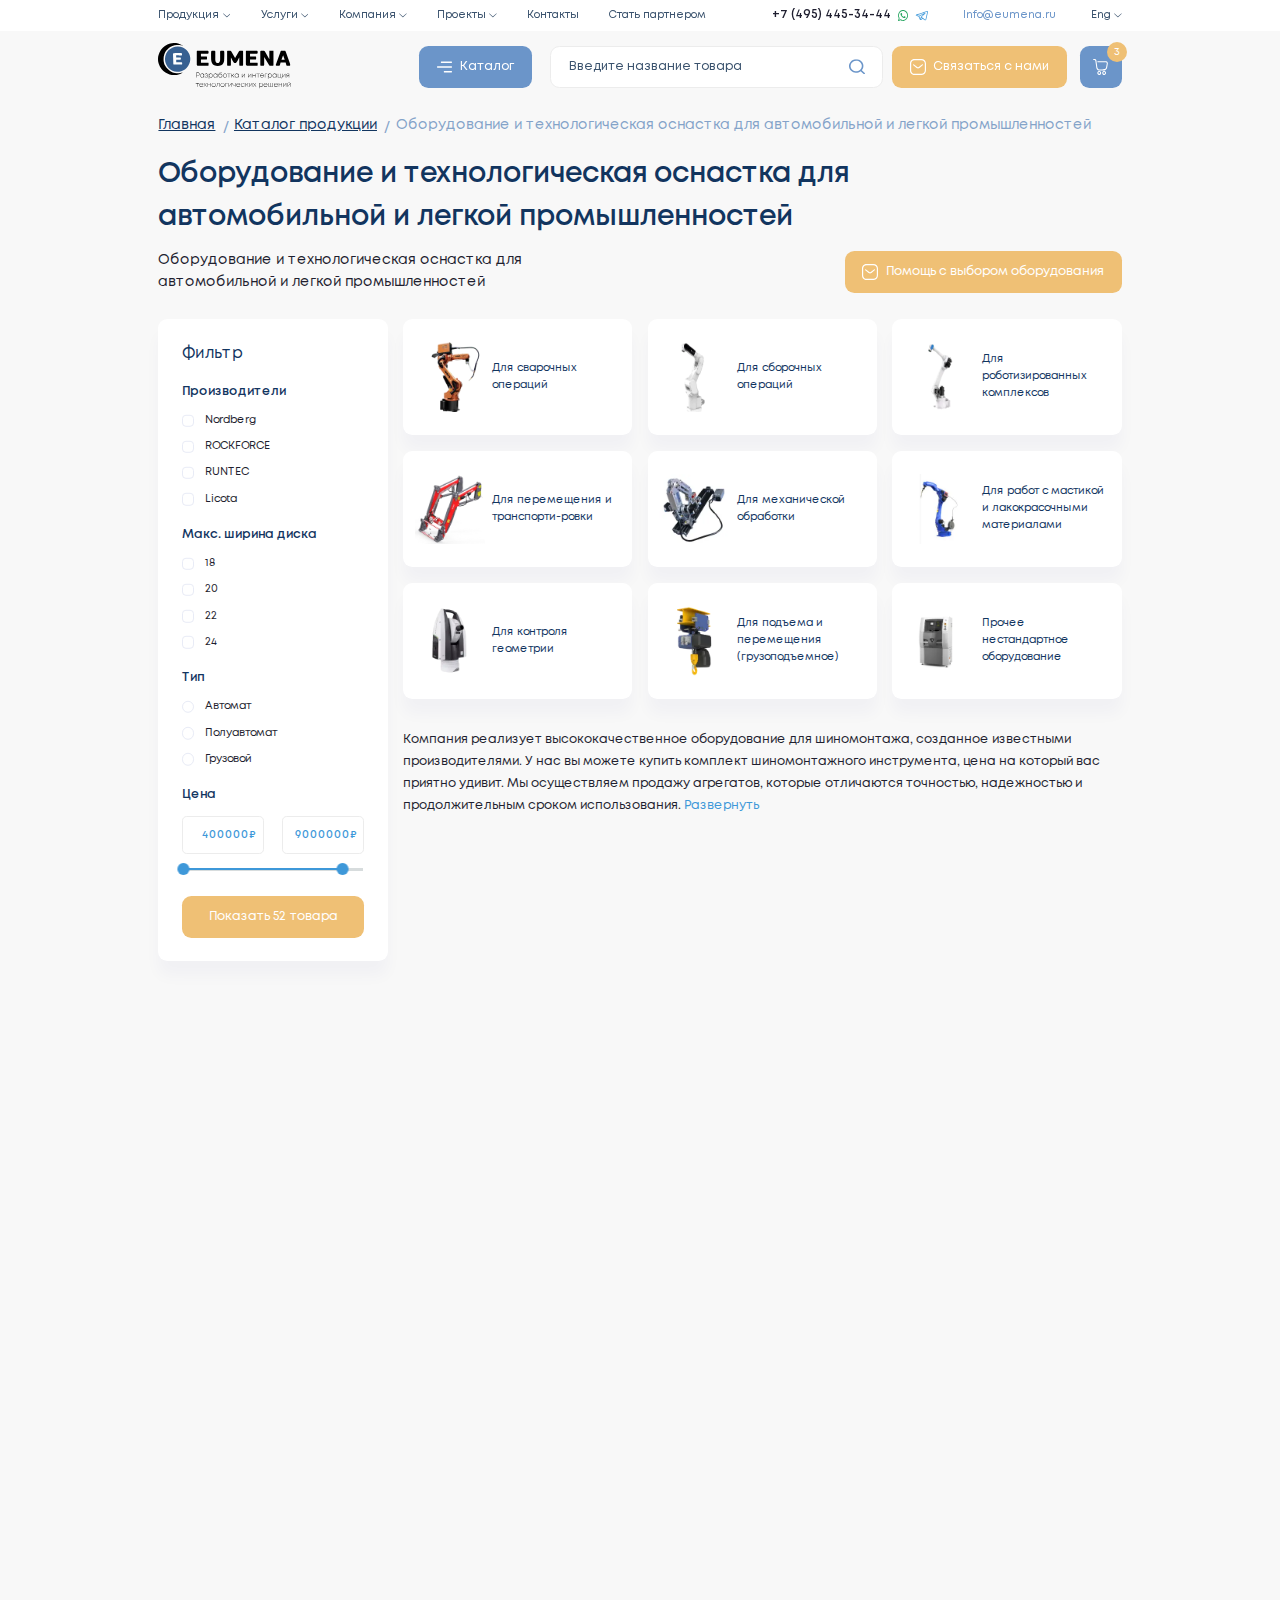
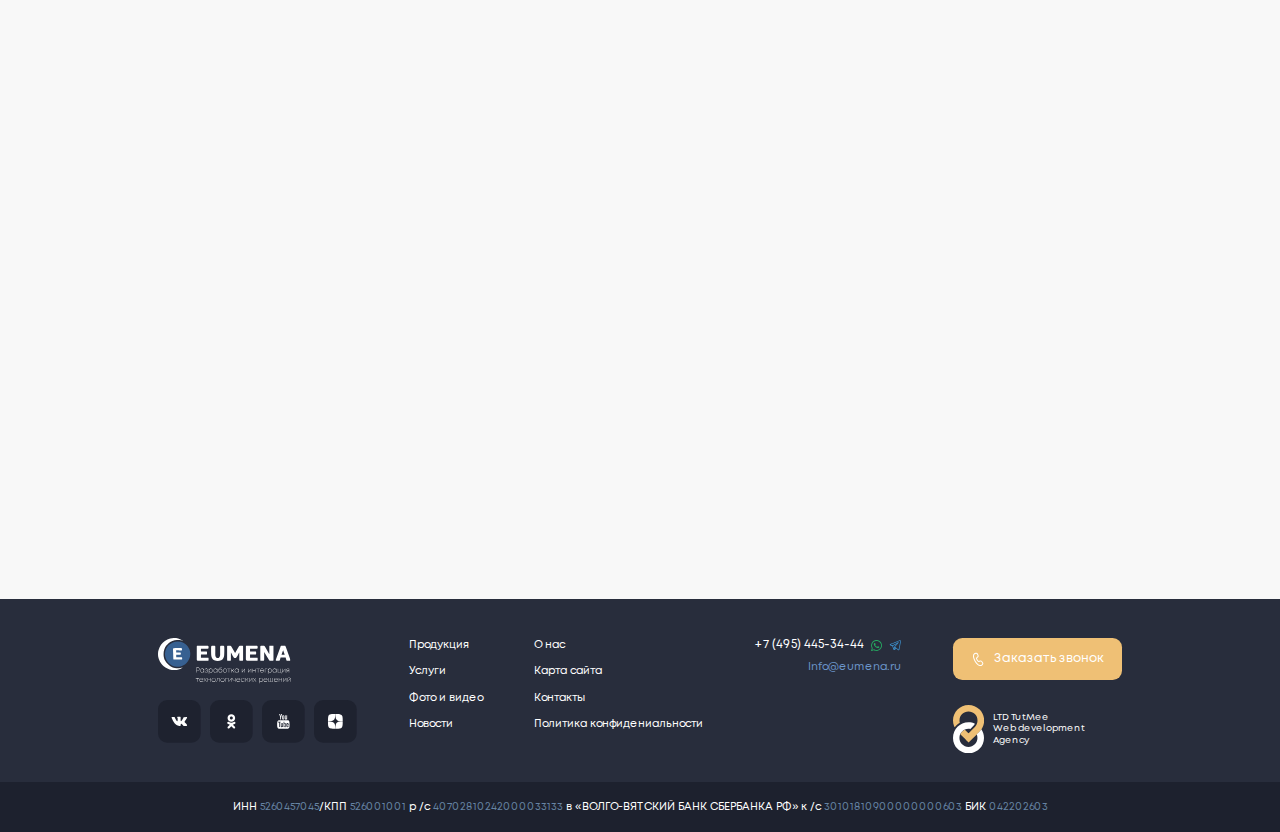
<file: catalog.html>
<!DOCTYPE html>
<html lang="ru">

<head>
    <meta charset="UTF-8">
    <meta name="viewport" content="width=device-width, initial-scale=1.0">
    <meta name="description" content="">
    <meta name="keywords" content="">
    <meta name="color-scheme" content="light only">
    <link rel="stylesheet" href="css/swiper-bundle.min.css">
    <link rel="stylesheet" href="css/fancybox.css">
    <link rel="stylesheet" href="css/nouislider.min.css">
    <link rel="stylesheet" href="css/style.min.css">
    <link rel="icon" href="img/favicon.svg" type="image/svg+xml">
    <title>Каталог продукции</title>
</head>

<body class="m-page">
    <div class="wrapper">
        <header class="header">
            <div class="header-top">
                <div class="container">
                    <div class="header-top__inner _flex-between">
                        <nav class="nav">
                            <div class="nav-item">
                                <div class="nav-item__show">
                                    <span>Продукция</span>
                                    <svg xmlns="http://www.w3.org/2000/svg" width="10" height="6" viewBox="0 0 10 6" fill="none">
                                        <path d="M0.0950568 0.634103C0.16518 0.558217 0.261133 0.500187 0.357355 0.500187C0.444222 0.500187 0.531066 0.531568 0.599806 0.595044L5.00009 4.63708L9.40037 0.595044C9.54548 0.461128 9.77186 0.469498 9.90514 0.61527C10.0391 0.760346 10.03 0.985549 9.88526 1.11946L5.24163 5.40479C5.1042 5.53174 4.89425 5.53174 4.75673 5.40479L0.113104 1.11946C-0.0298299 1.0046 -0.0388939 0.779179 0.0950568 0.634103Z" fill="#3A526D" />
                                    </svg>
                                </div>
                                <div class="nav-item__hidden">
                                    <div class="nav-item__inner">
                                        <ul>
                                            <li><a href="">Для сварочных операций</a></li>
                                            <li><a href="">Для сборочных операций</a></li>
                                            <li><a href="">Для роботизированных комплексов</a></li>
                                            <li><a href="">Для перемещения и транспортировки</a></li>
                                            <li><a href="">Для механической обработки</a></li>
                                            <li><a href="">Для работ с мастикой и лакокрасочными материалами</a></li>
                                            <li><a href="">Для контроля геометрии</a></li>
                                            <li><a href="">Для подъема и перемещения (грузоподъемное)</a></li>
                                            <li><a href="">Прочее нестандартное оборудование</a></li>
                                        </ul>
                                    </div>
                                </div>
                            </div>
                            <div class="nav-item">
                                <div class="nav-item__show">
                                    <span>Услуги</span>
                                    <svg xmlns="http://www.w3.org/2000/svg" width="10" height="6" viewBox="0 0 10 6" fill="none">
                                        <path d="M0.0950568 0.634103C0.16518 0.558217 0.261133 0.500187 0.357355 0.500187C0.444222 0.500187 0.531066 0.531568 0.599806 0.595044L5.00009 4.63708L9.40037 0.595044C9.54548 0.461128 9.77186 0.469498 9.90514 0.61527C10.0391 0.760346 10.03 0.985549 9.88526 1.11946L5.24163 5.40479C5.1042 5.53174 4.89425 5.53174 4.75673 5.40479L0.113104 1.11946C-0.0298299 1.0046 -0.0388939 0.779179 0.0950568 0.634103Z" fill="#3A526D" />
                                    </svg>
                                </div>
                                <div class="nav-item__hidden">
                                    <div class="nav-item__inner">
                                        <ul>
                                            <li><a href="">Проектирование нестандартного оборудования</a></li>
                                            <li><a href="">Изготовление деталей по чертежам заказчика</a></li>
                                            <li><a href="">Монтаж и пуско-наладка оборудования</a></li>
                                            <li><a href="">Проекты “под ключ”</a></li>
                                            <li><a href="">Прочностные расчеты</a></li>
                                            <li><a href="">Симуляция производственных процессов</a></li>
                                            <li><a href="">Реинжиниринг и восстановление тех. документации </a></li>
                                            <li><a href="">Независимая инженерно-техническая экспертиза</a></li>
                                        </ul>
                                    </div>
                                </div>
                            </div>
                            <div class="nav-item">
                                <div class="nav-item__show">
                                    <span>Компания</span>
                                    <svg xmlns="http://www.w3.org/2000/svg" width="10" height="6" viewBox="0 0 10 6" fill="none">
                                        <path d="M0.0950568 0.634103C0.16518 0.558217 0.261133 0.500187 0.357355 0.500187C0.444222 0.500187 0.531066 0.531568 0.599806 0.595044L5.00009 4.63708L9.40037 0.595044C9.54548 0.461128 9.77186 0.469498 9.90514 0.61527C10.0391 0.760346 10.03 0.985549 9.88526 1.11946L5.24163 5.40479C5.1042 5.53174 4.89425 5.53174 4.75673 5.40479L0.113104 1.11946C-0.0298299 1.0046 -0.0388939 0.779179 0.0950568 0.634103Z" fill="#3A526D" />
                                    </svg>
                                </div>
                                <div class="nav-item__hidden">
                                    <div class="nav-item__inner">
                                        <ul>
                                            <li><a href="">Компания 1</a></li>
                                            <li><a href="">Компания 2</a></li>
                                            <li><a href="">Компания 3</a></li>
                                            <li><a href="">Компания 4</a></li>
                                        </ul>
                                    </div>
                                </div>
                            </div>
                            <div class="nav-item">
                                <div class="nav-item__show">
                                    <span>Проекты</span>
                                    <svg xmlns="http://www.w3.org/2000/svg" width="10" height="6" viewBox="0 0 10 6" fill="none">
                                        <path d="M0.0950568 0.634103C0.16518 0.558217 0.261133 0.500187 0.357355 0.500187C0.444222 0.500187 0.531066 0.531568 0.599806 0.595044L5.00009 4.63708L9.40037 0.595044C9.54548 0.461128 9.77186 0.469498 9.90514 0.61527C10.0391 0.760346 10.03 0.985549 9.88526 1.11946L5.24163 5.40479C5.1042 5.53174 4.89425 5.53174 4.75673 5.40479L0.113104 1.11946C-0.0298299 1.0046 -0.0388939 0.779179 0.0950568 0.634103Z" fill="#3A526D" />
                                    </svg>
                                </div>
                                <div class="nav-item__hidden">
                                    <div class="nav-item__inner">
                                        <ul>
                                            <li>
                                                <a href="">Для сварочных операций</a>
                                                <ul>
                                                    <li><a href="">Проект 1</a></li>
                                                    <li><a href="">Проект 2</a></li>
                                                    <li><a href="">Проект 3</a></li>
                                                </ul>
                                            </li>
                                            <li><a href="">Для сборочных операций</a></li>
                                            <li><a href="">Для роботизированных комплексов</a></li>
                                            <li><a href="">Для перемещения и транспортировки</a></li>
                                            <li><a href="">Для механической обработки</a></li>
                                            <li><a href="">Для работ с мастикой и лакокрасочными материалами</a></li>
                                            <li><a href="">Для контроля геометрии</a></li>
                                            <li><a href="">Для подъема и перемещения (грузоподъемное)</a></li>
                                            <li><a href="">Прочее нестандартное оборудование</a></li>
                                        </ul>
                                    </div>
                                </div>
                            </div>
                            <a href="" class="nav__link">
                                <span>Контакты</span>
                            </a>
                            <a href="" class="nav__link">
                                <span>Стать партнером</span>
                            </a>
                        </nav>

                        <div class="header-contacts">
                            <a href="" class="header-contacts__phone">
                                +7 (495) 445-34-44
                            </a>
                            <a href="" class="header-contacts__whatsapp">
                                <img src="img/whatsapp.svg" alt="">
                            </a>
                            <a href="" class="header-contacts__tg">
                                <img src="img/tg.svg" alt="">
                            </a>
                        </div>

                        <a href="" class="header-contacts__email">
                            <span>Info@eumena.ru</span>
                        </a>

                        <div class="lang">
                            <div class="lang__show">
                                <span>Eng</span>
                                <svg xmlns="http://www.w3.org/2000/svg" width="10" height="6" viewBox="0 0 10 6" fill="none">
                                    <path d="M0.0950568 0.634103C0.16518 0.558217 0.261133 0.500187 0.357355 0.500187C0.444222 0.500187 0.531066 0.531568 0.599806 0.595044L5.00009 4.63708L9.40037 0.595044C9.54548 0.461128 9.77186 0.469498 9.90514 0.61527C10.0391 0.760346 10.03 0.985549 9.88526 1.11946L5.24163 5.40479C5.1042 5.53174 4.89425 5.53174 4.75673 5.40479L0.113104 1.11946C-0.0298299 1.0046 -0.0388939 0.779179 0.0950568 0.634103Z" fill="#3A526D" />
                                </svg>
                            </div>
                            <div class="lang__hidden">
                                <div class="lang__items">
                                    <a href="" class="lang__item">Ru</a>
                                    <a href="" class="lang__item">Eng</a>
                                    <a href="" class="lang__item">Esp</a>
                                </div>
                            </div>
                        </div>
                    </div>
                </div>
                <button class="header-top__close _toggle-menu m-btn m-btn-blue">
                    <img src="img/burger2.svg" alt="">
                </button>
            </div>
            <div class="header-top__bg modal-bg _toggle-menu"></div>

            <div class="header-bottom">
                <div class="container">
                    <div class="header-bottom__inner _flex-between">
                        <a href="" class="header__logo">
                            <img src="img/logo2.svg" alt="">
                        </a>

                        <div class="header-bottom__right _flex">
                            <button data-modal="catalogModal" class="header__catalog-btn m-btn m-btn-blue">
                                <img src="img/burger.svg" alt="">
                                <span>Каталог</span>
                            </button>
                            <form class="header-search">
                                <div class="fg">
                                    <input type="text" placeholder="Введите название товара">
                                </div>
                                <button class="header-search__btn">
                                    <img src="img/search.svg" alt="">
                                </button>
                            </form>
                            <a href="" class="header__call m-btn m-btn-yellow">
                                <img src="img/mail.svg" alt="">
                                <span>Связаться с нами</span>
                            </a>
                            <a href="" class="header__cart m-btn m-btn-blue">
                                <img src="img/cart.svg" alt="">
                                <div class="header__cart-num">
                                    <span>3</span>
                                </div>
                            </a>
                            <button class="_toggle-menu burger m-btn m-btn-blue">
                                <img src="img/burger.svg" alt="">
                            </button>
                        </div>
                    </div>
                </div>
            </div>

            <div class="modal header-catalog" id="catalogModal">
                <div class="modal__bg modal-bg _close-modal"></div>
                <div class="modal__dialog">
                    <button class="close-btn _close-modal">
                        <svg xmlns="http://www.w3.org/2000/svg" width="29" height="29" viewBox="0 0 29 29" fill="none">
                            <path fill-rule="evenodd" clip-rule="evenodd" d="M27.5619 0.0661201C27.473 0.100869 24.4978 3.03264 20.9503 6.58123L14.5003 13.0331L8.04993 6.58284C1.03713 -0.429876 1.48518 -0.0244081 0.875343 0.0900624C0.55707 0.149789 0.170254 0.536879 0.11057 0.855377C-0.00381906 1.46565 -0.408999 1.01734 6.5985 8.03479L13.0439 14.4893L6.56636 20.9766C-0.463833 28.0173 -0.068159 27.5804 0.0440964 28.1793C0.101453 28.4849 0.514586 28.8984 0.820056 28.9558C1.41903 29.0682 0.981067 29.4653 8.01734 22.4291L14.4996 15.9468L20.9823 22.4289C28.0295 29.4755 27.5799 29.0684 28.1892 28.954C28.5075 28.8942 28.8943 28.5071 28.954 28.1886C29.0685 27.5783 29.4765 28.0296 22.4338 20.9769L15.956 14.49L22.4336 8.00269C29.4568 0.968941 29.0679 1.39803 28.9569 0.805551C28.8463 0.216245 28.1385 -0.159003 27.5619 0.0661201Z" fill="#E8EBF6" />
                        </svg>
                    </button>
                    <form class="header-search">
                        <div class="fg">
                            <input type="text" placeholder="Введите название товара или услуги">
                        </div>
                        <button class="header-search__btn">
                            <img src="img/search.svg" alt="">
                        </button>
                    </form>
                    <div class="header-catalog__grid grid grid2">
                        <div class="header-catalog__col">
                            <div class="header-catalog__title">
                                Продукция
                            </div>
                            <div class="header-catalog__links">
                                <ul>
                                    <li><a href="">Для сварочных операций</a></li>
                                    <li><a href="">Для сборочных операций</a></li>
                                    <li><a href="">Для роботизированных комплексов</a></li>
                                    <li><a href="">Для перемещения и транспортировки</a></li>
                                    <li><a href="">Для механической обработки</a></li>
                                    <li><a href="">Для работ с мастикой и лакокрасочными материалами</a></li>
                                    <li><a href="">Для контроля геометрии</a></li>
                                    <li><a href="">Для подъема и перемещения (грузоподъемное)</a></li>
                                    <li><a href="">Прочее нестандартное оборудование</a></li>
                                </ul>
                            </div>
                        </div>
                        <div class="header-catalog__col">
                            <div class="header-catalog__title">
                                Услуги
                            </div>
                            <div class="header-catalog__links">
                                <ul>
                                    <li><a href="">Проектирование нестандартного оборудования</a></li>
                                    <li><a href="">Изготовление деталей по чертежам заказчика</a></li>
                                    <li><a href="">Монтаж и пуско-наладка оборудования</a></li>
                                    <li><a href="">Проекты “под ключ”</a></li>
                                    <li><a href="">Прочностные расчеты</a></li>
                                    <li><a href="">Симуляция производственных процессов</a></li>
                                    <li><a href="">Реинжиниринг и восстановление тех. документации </a></li>
                                    <li><a href="">Независимая инженерно-техническая экспертиза</a></li>
                                </ul>
                            </div>
                        </div>
                    </div>
                </div>
            </div>


        </header>
        <main class="content">

            <div class="page-top animated animated-opacity">
                <div class="container">
                    <ul class="breadcrumbs">
                        <li><a href="">Главная</a></li>
                        <li><a>Каталог продукции</a></li>
                        <li><a>Оборудование и технологическая оснастка для автомобильной и легкой промышленностей</a></li>
                    </ul>
                </div>
            </div>

            <div class="catalog">
                <div class="container">
                    <h1 class="h2 dark-text animated animated-opacity">
                        Оборудование и технологическая оснастка для
                        автомобильной и легкой промышленностей
                    </h1>
                    <div class="services__top _flex-between animated animated-opacity">
                        <div class="services__desc">
                            <div class="text18">
                                Оборудование и технологическая оснастка для
                                автомобильной и легкой промышленностей
                            </div>
                        </div>
                        <a href="" class="services__btn m-btn m-btn-yellow">
                            <img src="img/mail.svg" alt="">
                            <span>Помощь с выбором оборудования</span>
                        </a>
                    </div>
                    <button class="catalog__filter-btn _toggle-filter animated animated-opacity">
                        <img src="img/filter.svg" alt="">
                    </button>
                    <div class="services__grid">
                        <div class="services__col">
                            <div class="filter">
                                <div class="filter-categories animated animated-opacity">
                                    <div class="h3 dark-text regular-text">
                                        Подкатегории
                                    </div>
                                    <div class="filter-categories__links">
                                        <a href="" class="filter-categories__link">Сварочное оборудование</a>
                                        <a href="" class="filter-categories__link">Пневмоинструмент</a>
                                        <a href="" class="filter-categories__link">Промышленные компоненты</a>
                                        <a href="" class="filter-categories__link">Гидравлика</a>
                                        <a href="" class="filter-categories__link">Электродвигатели</a>
                                    </div>
                                </div>

                                <div class="filter-content animated animated-opacity">
                                    <div class="h3 dark-text regular-text">
                                        Фильтр
                                    </div>
                                    <div class="filter-content__groups">
                                        <div class="filter-group">
                                            <div class="filter-group__title">
                                                Производители
                                            </div>
                                            <div class="filter-group__checks">
                                                <div class="m-check">
                                                    <input type="checkbox">
                                                    <label>
                                                        <span>
            Nordberg
        </span>
                                                    </label>
                                                </div>
                                                <div class="m-check">
                                                    <input type="checkbox">
                                                    <label>
                                                        <span>
            ROCKFORCE
        </span>
                                                    </label>
                                                </div>
                                                <div class="m-check">
                                                    <input type="checkbox">
                                                    <label>
                                                        <span>
            RUNTEC
        </span>
                                                    </label>
                                                </div>
                                                <div class="m-check">
                                                    <input type="checkbox">
                                                    <label>
                                                        <span>
            Licota
        </span>
                                                    </label>
                                                </div>
                                            </div>
                                        </div>
                                        <div class="filter-group">
                                            <div class="filter-group__title">
                                                Макс. ширина диска
                                            </div>
                                            <div class="filter-group__checks">
                                                <div class="m-check">
                                                    <input type="checkbox">
                                                    <label>
                                                        <span>
            18
        </span>
                                                    </label>
                                                </div>
                                                <div class="m-check">
                                                    <input type="checkbox">
                                                    <label>
                                                        <span>
            20
        </span>
                                                    </label>
                                                </div>
                                                <div class="m-check">
                                                    <input type="checkbox">
                                                    <label>
                                                        <span>
            22
        </span>
                                                    </label>
                                                </div>
                                                <div class="m-check">
                                                    <input type="checkbox">
                                                    <label>
                                                        <span>
            24
        </span>
                                                    </label>
                                                </div>
                                            </div>
                                        </div>
                                        <div class="filter-group">
                                            <div class="filter-group__title">
                                                Тип
                                            </div>
                                            <div class="filter-group__checks">
                                                <div class="m-radio">
                                                    <input type="radio" name="type">
                                                    <label>
                                                        <span>
            Автомат
        </span>
                                                    </label>
                                                </div>
                                                <div class="m-radio">
                                                    <input type="radio" name="type">
                                                    <label>
                                                        <span>
            Полуавтомат
        </span>
                                                    </label>
                                                </div>
                                                <div class="m-radio">
                                                    <input type="radio" name="type">
                                                    <label>
                                                        <span>
            Грузовой
        </span>
                                                    </label>
                                                </div>
                                            </div>
                                        </div>
                                        <div class="filter-group">
                                            <div class="filter-group__title">
                                                Цена
                                            </div>
                                            <div class="filter-slider" data-start="400000" data-start2="9000000" data-min="300000" data-max="10000000">
                                                <div class="filter-slider__inputs">
                                                    <div class="fg">
                                                        <input class="range-slider__input1" type="number">
                                                        <div class="fg__currency">
                                                            ₽
                                                        </div>
                                                    </div>
                                                    <div class="fg">
                                                        <input class="range-slider__input2" type="number">
                                                        <div class="fg__currency">
                                                            ₽
                                                        </div>
                                                    </div>
                                                </div>
                                                <div class="filter-slider__item">
                                                    <div class="range-slider"></div>
                                                </div>
                                            </div>

                                        </div>
                                    </div>
                                </div>

                                <button class="filter__btn m-btn m-btn-yellow">
                                    <span>Показать 52 товара</span>
                                </button>
                            </div>
                            <div class="filter__bg modal-bg _toggle-filter"></div>
                        </div>
                        <div class="services__col2">
                            <div class="services-nav">
                                <a href="" class="services-nav__link animated animated-opacity">
                                    <img src="img/catalog-img.webp" alt="" class="services-nav__link-img">
                                    <span class="services-nav__link-text">
        Для сварочных операций
    </span>
                                </a>
                                <a href="" class="services-nav__link animated animated-opacity">
                                    <img src="img/catalog-img2.webp" alt="" class="services-nav__link-img">
                                    <span class="services-nav__link-text">
        Для сборочных операций
    </span>
                                </a>
                                <a href="" class="services-nav__link animated animated-opacity">
                                    <img src="img/catalog-img3.webp" alt="" class="services-nav__link-img">
                                    <span class="services-nav__link-text">
        Для роботизированных комплексов
    </span>
                                </a>
                                <a href="" class="services-nav__link animated animated-opacity">
                                    <img src="img/catalog-img4.webp" alt="" class="services-nav__link-img">
                                    <span class="services-nav__link-text">
        Для перемещения и транспорти-ровки
    </span>
                                </a>
                                <a href="" class="services-nav__link animated animated-opacity">
                                    <img src="img/catalog-img5.webp" alt="" class="services-nav__link-img">
                                    <span class="services-nav__link-text">
        Для механической обработки
    </span>
                                </a>
                                <a href="" class="services-nav__link animated animated-opacity">
                                    <img src="img/catalog-img6.webp" alt="" class="services-nav__link-img">
                                    <span class="services-nav__link-text">
        Для работ с мастикой и лакокрасочными материалами
    </span>
                                </a>
                                <a href="" class="services-nav__link animated animated-opacity">
                                    <img src="img/catalog-img7.webp" alt="" class="services-nav__link-img">
                                    <span class="services-nav__link-text">
        Для контроля геометрии
    </span>
                                </a>
                                <a href="" class="services-nav__link animated animated-opacity">
                                    <img src="img/catalog-img8.webp" alt="" class="services-nav__link-img">
                                    <span class="services-nav__link-text">
        Для подъема и перемещения (грузоподъемное)
    </span>
                                </a>
                                <a href="" class="services-nav__link animated animated-opacity">
                                    <img src="img/catalog-img9.webp" alt="" class="services-nav__link-img">
                                    <span class="services-nav__link-text">
        Прочее нестандартное оборудование
    </span>
                                </a>
                            </div>
                            <div class="catalog__text text16 animated animated-opacity">
                                <p>Компания реализует высококачественное оборудование для шиномонтажа, созданное известными производителями. У нас вы можете купить комплект шиномонтажного инструмента, цена на который вас приятно удивит. Мы осуществляем продажу агрегатов, которые отличаются точностью, надежностью и продолжительным сроком использования.</p>
                                <p>Компания реализует высококачественное оборудование для шиномонтажа, созданное известными производителями. У нас вы можете купить комплект шиномонтажного инструмента, цена на который вас приятно удивит. Мы осуществляем продажу агрегатов, которые отличаются точностью, надежностью и продолжительным сроком использования.</p>
                                <button class="catalog__text-toggle">
                                    <span class="_view1">Развернуть</span>
                                    <span class="_view2">Свернуть</span>
                                </button>
                            </div>
                            <div class="catalog__items grid grid3 grid-tablet2 grid-mob">
                                <div class="product-card animated animated-opacity">
                                    <a href="" class="product-card__img _scale-img">
                                        <img src="img/product-img.webp" alt="">
                                    </a>
                                    <div class="product-card__title text16">
                                        <a href="">
                                            Стенд для прокатки штампованных дисков автомобилей TITAN ST-16
                                        </a>
                                    </div>
                                    <div class="product-card__prices _flex">

                                        <div class="product-card__price2">
                                            870 000 ₽
                                        </div>
                                        <div class="product-card__price">
                                            770 000 ₽
                                        </div>
                                    </div>
                                    <div class="product-card__nav">
                                        <a href="" class="product-card__link m-btn m-btn-yellow-outline">
                                            <span>Подробнее</span>
                                        </a>
                                    </div>
                                </div>
                                <div class="product-card animated animated-opacity">
                                    <a href="" class="product-card__img _scale-img">
                                        <img src="img/product-img2.webp" alt="">
                                    </a>
                                    <div class="product-card__title text16">
                                        <a href="">
                                            Стенд для прокатки штампованных дисков автомобилей TITAN ST-16
                                        </a>
                                    </div>
                                    <div class="product-card__prices _flex">

                                        <div class="product-card__price">
                                            1 900 000 ₽
                                        </div>
                                    </div>
                                    <div class="product-card__nav">
                                        <a href="" class="product-card__link m-btn m-btn-yellow-outline">
                                            <span>Подробнее</span>
                                        </a>
                                    </div>
                                </div>
                                <div class="product-card animated animated-opacity">
                                    <a href="" class="product-card__img _scale-img">
                                        <img src="img/product-img3.webp" alt="">
                                    </a>
                                    <div class="product-card__title text16">
                                        <a href="">
                                            Стенд для прокатки штампованных дисков автомобилей TITAN ST-16
                                        </a>
                                    </div>
                                    <div class="product-card__prices _flex">

                                        <div class="product-card__price">
                                            559 000 ₽
                                        </div>
                                    </div>
                                    <div class="product-card__nav">
                                        <a href="" class="product-card__link m-btn m-btn-yellow-outline">
                                            <span>Подробнее</span>
                                        </a>
                                    </div>
                                </div>
                                <div class="product-card animated animated-opacity">
                                    <a href="" class="product-card__img _scale-img">
                                        <img src="img/product-img4.webp" alt="">
                                    </a>
                                    <div class="product-card__title text16">
                                        <a href="">
                                            Стенд для прокатки штампованных дисков автомобилей TITAN ST-16
                                        </a>
                                    </div>
                                    <div class="product-card__prices _flex">

                                        <div class="product-card__price">
                                            2 560 000 ₽
                                        </div>
                                    </div>
                                    <div class="product-card__nav">
                                        <a href="" class="product-card__link m-btn m-btn-yellow-outline">
                                            <span>Подробнее</span>
                                        </a>
                                    </div>
                                </div>
                                <div class="product-card animated animated-opacity">
                                    <a href="" class="product-card__img _scale-img">
                                        <img src="img/product-img5.webp" alt="">
                                    </a>
                                    <div class="product-card__title text16">
                                        <a href="">
                                            Стенд для прокатки штампованных дисков автомобилей TITAN ST-16
                                        </a>
                                    </div>
                                    <div class="product-card__prices _flex">

                                        <div class="product-card__price2">
                                            870 000 ₽
                                        </div>
                                        <div class="product-card__price">
                                            610 000 ₽
                                        </div>
                                    </div>
                                    <div class="product-card__nav">
                                        <a href="" class="product-card__link m-btn m-btn-yellow-outline">
                                            <span>Подробнее</span>
                                        </a>
                                    </div>
                                </div>
                                <div class="product-card animated animated-opacity">
                                    <a href="" class="product-card__img _scale-img">
                                        <img src="img/product-img6.webp" alt="">
                                    </a>
                                    <div class="product-card__title text16">
                                        <a href="">
                                            Стенд для прокатки штампованных дисков автомобилей TITAN ST-16
                                        </a>
                                    </div>
                                    <div class="product-card__prices _flex">

                                        <div class="product-card__price">
                                            890 000 ₽
                                        </div>
                                    </div>
                                    <div class="product-card__nav">
                                        <a href="" class="product-card__link m-btn m-btn-yellow-outline">
                                            <span>Подробнее</span>
                                        </a>
                                    </div>
                                </div>
                                <div class="product-card animated animated-opacity">
                                    <a href="" class="product-card__img _scale-img">
                                        <img src="img/product-img7.webp" alt="">
                                    </a>
                                    <div class="product-card__title text16">
                                        <a href="">
                                            Стенд для прокатки штампованных дисков автомобилей TITAN ST-16
                                        </a>
                                    </div>
                                    <div class="product-card__prices _flex">

                                        <div class="product-card__price">
                                            1 640 000 ₽
                                        </div>
                                    </div>
                                    <div class="product-card__nav">
                                        <a href="" class="product-card__link m-btn m-btn-yellow-outline">
                                            <span>Подробнее</span>
                                        </a>
                                    </div>
                                </div>
                                <div class="product-card animated animated-opacity">
                                    <a href="" class="product-card__img _scale-img">
                                        <img src="img/product-img8.webp" alt="">
                                    </a>
                                    <div class="product-card__title text16">
                                        <a href="">
                                            Стенд для прокатки штампованных дисков автомобилей TITAN ST-16
                                        </a>
                                    </div>
                                    <div class="product-card__prices _flex">

                                        <div class="product-card__price">
                                            980 000 ₽
                                        </div>
                                    </div>
                                    <div class="product-card__nav">
                                        <a href="" class="product-card__link m-btn m-btn-yellow-outline">
                                            <span>Подробнее</span>
                                        </a>
                                    </div>
                                </div>
                                <div class="product-card animated animated-opacity">
                                    <a href="" class="product-card__img _scale-img">
                                        <img src="img/product-img9.webp" alt="">
                                    </a>
                                    <div class="product-card__title text16">
                                        <a href="">
                                            Стенд для прокатки штампованных дисков автомобилей TITAN ST-16
                                        </a>
                                    </div>
                                    <div class="product-card__prices _flex">

                                        <div class="product-card__price2">
                                            870 000 ₽
                                        </div>
                                        <div class="product-card__price">
                                            500 000 ₽
                                        </div>
                                    </div>
                                    <div class="product-card__nav">
                                        <a href="" class="product-card__link m-btn m-btn-yellow-outline">
                                            <span>Подробнее</span>
                                        </a>
                                    </div>
                                </div>
                            </div>
                            <div class="catalog__nav _flex-center animated animated-opacity">
                                <button class="m-btn m-btn-yellow-outline">
                                    <span>Показать еще</span>
                                </button>
                            </div>
                        </div>
                    </div>
                </div>
            </div>



        </main>
        <footer class="footer">
            <div class="footer-top m-section">
                <div class="container">
                    <div class="footer-top__inner">
                        <div class="footer-top__col">
                            <a href="" class="footer__logo">
                                <img src="img/logo.svg" alt="">
                            </a>
                            <div class="socials">
                                <a href="" class="socials__item">
                                    <svg width="55" height="55" viewBox="0 0 55 55" fill="none" xmlns="http://www.w3.org/2000/svg">
                                        <rect width="55" height="55" rx="12" fill="#1E222F" />
                                        <path d="M27.1215 21.503C26.0484 21.491 25.1352 21.503 24.6215 21.7672C24.279 21.9414 24.0164 22.3377 24.1762 22.3557C24.376 22.3857 24.8269 22.4878 25.0667 22.8301C25.3749 23.2685 25.3635 24.2593 25.3635 24.2593C25.3635 24.2593 25.5347 26.9855 24.9468 27.3278C24.5415 27.562 23.9879 27.0876 22.7892 24.9198C22.1785 23.8029 21.7161 22.5719 21.7161 22.5719C21.7161 22.5719 21.6305 22.3437 21.4707 22.2236C21.2766 22.0735 21.0084 22.0254 21.0084 22.0254L18.1487 22.0435C18.1487 22.0435 17.7206 22.0615 17.5665 22.2536C17.4238 22.4338 17.5551 22.7881 17.5551 22.7881C17.5551 22.7881 19.7926 28.2946 22.3269 31.0688C24.65 33.6149 27.287 33.4468 27.287 33.4468H28.4857C28.4857 33.4468 28.8453 33.4047 29.0279 33.2006C29.1992 33.0084 29.1935 32.6481 29.1935 32.6481C29.1935 32.6481 29.1706 30.9607 29.9126 30.7085C30.649 30.4683 31.5851 32.3419 32.5839 33.0625C33.3431 33.6089 33.9196 33.4888 33.9196 33.4888L36.5909 33.4468C36.5909 33.4468 37.9836 33.3567 37.3215 32.1977C37.2701 32.1077 36.939 31.3451 35.3408 29.7838C33.6627 28.1504 33.8853 28.4147 35.9059 25.5863C37.1331 23.8629 37.624 22.8121 37.4699 22.3557C37.3215 21.9294 36.4196 22.0435 36.4196 22.0435L33.4116 22.0615C33.4116 22.0615 33.189 22.0314 33.0234 22.1335C32.8636 22.2356 32.7609 22.4758 32.7609 22.4758C32.7609 22.4758 32.2814 23.8089 31.6478 24.9438C30.3122 27.3338 29.77 27.4659 29.5531 27.3158C29.0451 26.9675 29.1706 25.9226 29.1706 25.184C29.1706 22.8601 29.5074 21.8993 28.5199 21.6471C28.1946 21.5631 27.9549 21.509 27.1215 21.503Z" fill="#FFF" />
                                    </svg>
                                </a>
                                <a href="" class="socials__item">
                                    <svg width="55" height="55" viewBox="0 0 55 55" fill="none" xmlns="http://www.w3.org/2000/svg">
                                        <rect width="55" height="55" rx="12" fill="#1E222F" />
                                        <path d="M27.5018 21.1343C28.5887 21.1343 29.4728 22.0188 29.4728 23.1063C29.4728 24.1899 28.5887 25.0744 27.5018 25.0744C26.415 25.0744 25.5309 24.1899 25.5309 23.1063C25.5309 22.0188 26.415 21.1343 27.5018 21.1343ZM27.5018 28.0036C30.2037 28.0036 32.3966 25.8096 32.3966 23.1063C32.3966 20.4029 30.2037 18.2051 27.5018 18.2051C24.8 18.2051 22.6032 20.4029 22.6032 23.1063C22.6032 25.8057 24.8 28.0036 27.5018 28.0036ZM29.4268 31.7484C30.3951 31.5301 31.3289 31.1472 32.19 30.6035C32.8406 30.1938 33.0357 29.3323 32.6263 28.6813C32.2168 28.0304 31.3557 27.8313 30.7051 28.2448C28.7533 29.4701 26.2466 29.4701 24.2986 28.2448C23.6442 27.8313 22.7831 28.0304 22.3736 28.6813C21.9641 29.3323 22.1593 30.1938 22.8137 30.6035C23.671 31.1472 24.6086 31.5301 25.5768 31.7484L22.9132 34.4134C22.3698 34.9571 22.3698 35.8416 22.9171 36.3854C23.1888 36.6572 23.5447 36.7951 23.9006 36.7951C24.2565 36.7951 24.6163 36.6572 24.888 36.3854L27.5018 33.7701L30.1195 36.3854C30.663 36.9291 31.5432 36.9291 32.0905 36.3854C32.6339 35.8416 32.6339 34.9571 32.0905 34.4134L29.4268 31.7484Z" fill="white" />
                                    </svg>
                                </a>
                                <a href="" class="socials__item">
                                    <svg width="55" height="55" viewBox="0 0 55 55" fill="none" xmlns="http://www.w3.org/2000/svg">
                                        <rect width="55" height="55" rx="12" fill="#1E222F" />
                                        <path fill-rule="evenodd" clip-rule="evenodd" d="M22.1142 18.0757C22.1142 18.1118 22.3966 18.993 22.7417 20.034L23.3692 21.9266V23.5193V25.1121H23.9444H24.5196V23.7322C24.5196 22.3546 24.5207 22.3489 25.0983 20.4642C25.4165 19.4258 25.7207 18.4466 25.7744 18.2881L25.8719 18L25.2751 18.0308L24.6785 18.0616L24.3637 19.2629C24.1906 19.9236 24.0225 20.49 23.9902 20.5215C23.9579 20.553 23.8499 20.244 23.7501 19.8348C23.6504 19.4257 23.497 18.8477 23.4093 18.5505L23.2498 18.0101H22.682C22.3697 18.0101 22.1142 18.0396 22.1142 18.0757ZM26.7158 19.8323C26.3196 19.9742 25.9889 20.4236 25.8717 20.9793C25.7099 21.7464 25.7875 24.034 25.989 24.4393C26.3443 25.1536 27.3502 25.4298 28.0555 25.0065C28.6136 24.6717 28.7029 24.3125 28.7029 22.4031C28.7029 20.8181 28.6886 20.6957 28.4645 20.3684C28.3333 20.1769 28.1097 19.9623 27.9677 19.8915C27.7071 19.7617 27.0055 19.7286 26.7158 19.8323ZM29.5047 19.8285C29.4096 19.9222 29.4308 23.6907 29.5304 24.3809C29.6547 25.2425 30.1867 25.4618 30.9368 24.9608C31.2978 24.7198 31.3175 24.7171 31.3175 24.9094C31.3175 25.0841 31.3898 25.1121 31.8404 25.1121H32.3633V22.4303V19.7485L31.8665 19.7799L31.3697 19.8113L31.3413 21.8642C31.3173 23.5925 31.2859 23.9466 31.1421 24.1029C30.8748 24.3937 30.6211 24.3359 30.5462 23.9671C30.5102 23.7901 30.4808 22.7711 30.4808 21.7026V19.7599H30.0276C29.7783 19.7599 29.543 19.7907 29.5047 19.8285ZM27.6337 22.3708C27.6638 24.0725 27.6174 24.2887 27.2234 24.2887C26.9105 24.2887 26.8204 23.8714 26.8204 22.4225C26.8204 20.924 26.8987 20.6574 27.3242 20.7058L27.6048 20.7377L27.6337 22.3708ZM23.2543 26.1376C21.3721 26.248 21.0468 26.3105 20.5633 26.6553C19.7358 27.2451 19.5005 28.3394 19.5 31.5993C19.4994 35.5606 19.8973 36.5606 21.5982 36.8713C22.5367 37.0429 32.4637 37.0429 33.4022 36.8713C35.1156 36.5583 35.5015 35.5694 35.5 31.4964C35.4984 27.3608 35.1005 26.4788 33.1283 26.2397C32.0263 26.106 25.0275 26.0338 23.2543 26.1376ZM23.9967 28.4573V28.9205H23.4215H22.8463V31.9054V34.8904H22.3757H21.9051V31.9054V28.9205H21.3299H20.7547V28.4573V27.9941H22.3757H23.9967V28.4573ZM28.7029 29.0749C28.7029 29.6693 28.7382 30.1546 28.7813 30.1534C28.8244 30.1521 28.9774 30.0605 29.1212 29.9498C29.4387 29.7053 30.0884 29.6812 30.3163 29.9055C30.5768 30.1619 30.6001 30.4085 30.5656 32.5446C30.5364 34.3561 30.5129 34.5824 30.3339 34.7769C30.0565 35.0781 29.5317 35.0601 29.1403 34.736C28.7647 34.4249 28.7029 34.4176 28.7029 34.6845C28.7029 34.8561 28.6331 34.8904 28.2846 34.8904H27.8662V31.4422V27.9941H28.2846H28.7029V29.0749ZM25.1712 31.9298C25.1974 33.9579 25.2133 34.1183 25.3917 34.152C25.4976 34.1721 25.6975 34.0836 25.8362 33.9554C26.0858 33.7246 26.0884 33.7021 26.0884 31.7331V29.7439H26.5067H26.925V32.3171V34.8904H26.5067C26.1299 34.8904 26.0884 34.8647 26.0884 34.6324V34.3744L25.6543 34.6839C25.2289 34.9872 24.8075 35.0719 24.5439 34.9072C24.2809 34.743 24.2059 34.0829 24.2059 31.9319V29.7439H24.6744H25.1429L25.1712 31.9298ZM33.7609 29.9973C34.155 30.3567 34.2457 30.6672 34.2457 31.6548V32.523H33.3045H32.3633V33.1474C32.3633 33.9265 32.4859 34.1699 32.8786 34.1699C33.2125 34.1699 33.3045 34.0235 33.3045 33.4924C33.3045 33.1441 33.3091 33.1406 33.7751 33.1406H34.2457L34.245 33.6295C34.2439 34.4721 33.7453 34.9828 32.9172 34.9897C32.3252 34.9945 31.9855 34.8245 31.7071 34.3837C31.5085 34.0693 31.4691 33.8379 31.4371 32.7995C31.3823 31.0211 31.4696 30.4999 31.8923 30.0839C32.2059 29.7753 32.2953 29.7439 32.8605 29.7439C33.3771 29.7439 33.5304 29.7871 33.7609 29.9973ZM28.9354 30.6247C28.7124 30.7784 28.7029 30.8492 28.7029 32.3539C28.7029 34.0505 28.7389 34.1699 29.2493 34.1699C29.6714 34.1699 29.7487 33.8778 29.7487 32.2818C29.7487 31.2177 29.7134 30.8722 29.5859 30.6932C29.3936 30.4228 29.25 30.4077 28.9354 30.6247ZM32.5276 30.6261C32.4221 30.73 32.3633 30.9718 32.3633 31.3008V31.8138L32.86 31.7824L33.3568 31.751L33.338 31.2403C33.3125 30.5486 32.9136 30.2463 32.5276 30.6261Z" fill="white" />
                                    </svg>
                                </a>
                                <a href="" class="socials__item">
                                    <svg width="55" height="55" viewBox="0 0 55 55" fill="none" xmlns="http://www.w3.org/2000/svg">
                                        <rect width="55" height="55" rx="12" fill="#1E222F" />
                                        <path fill-rule="evenodd" clip-rule="evenodd" d="M25.0131 18.0153C22.1882 18.0662 20.6407 18.386 19.6658 19.1204C18.8013 19.7717 18.3231 20.9469 18.1302 22.8947C18.0392 23.8131 18.0026 24.8301 18.0024 26.4443L18.0023 27.4064L18.1803 27.3977C18.2782 27.3929 18.5827 27.3818 18.8569 27.3729C22.0964 27.2684 23.4159 27.0628 24.5312 26.4891C25.7971 25.8379 26.6088 24.7375 26.967 23.1875C27.1878 22.232 27.2963 21.0608 27.3703 18.8354C27.3793 18.5656 27.3906 18.2683 27.3955 18.1747L27.4045 18.0046L26.3156 18.008C25.7167 18.0099 25.1306 18.0132 25.0131 18.0153ZM27.5999 18.1803C27.6048 18.2795 27.616 18.585 27.6249 18.8591C27.7296 22.1004 27.9348 23.4181 28.5087 24.5335C29.1154 25.7129 30.1301 26.5105 31.5096 26.8925C32.493 27.1648 33.7251 27.2915 36.1782 27.3728C36.448 27.3817 36.7428 27.3932 36.8333 27.3982L36.9977 27.4075L36.9882 26.0571C36.9771 24.4761 36.9557 23.8783 36.8811 23.0609C36.79 22.0626 36.6351 21.2807 36.4078 20.6712C36.2634 20.2838 36.0245 19.8485 35.8087 19.5792C35.2805 18.9201 34.3574 18.4761 33.0462 18.2504C32.0621 18.081 31.1009 18.0242 28.9727 18.0095L27.5911 18L27.5999 18.1803ZM18.0024 28.5555C18.0027 31.4834 18.1457 33.0126 18.5252 34.1492C18.7498 34.8218 19.0877 35.382 19.4746 35.7233C20.0811 36.2583 20.9458 36.5995 22.1565 36.7817C23.1733 36.9348 24.3777 36.995 26.4264 36.9953L27.4045 36.9955L27.3956 36.8254C27.3907 36.7318 27.3795 36.4273 27.3707 36.1488C27.2802 33.2862 27.1077 31.9604 26.6878 30.9026C26.2762 29.8654 25.5264 29.0267 24.5649 28.528C23.435 27.9421 22.1269 27.7365 18.8331 27.6274C18.5633 27.6185 18.266 27.6071 18.1724 27.6022L18.0023 27.5933L18.0024 28.5555ZM36.7875 27.6049C36.7483 27.6072 36.4705 27.6169 36.1702 27.6265C33.5758 27.7091 32.3235 27.8481 31.3038 28.1668C29.6913 28.6707 28.5953 29.8015 28.1223 31.4494C27.8388 32.4375 27.7073 33.6845 27.6251 36.1646C27.6162 36.4345 27.6048 36.7328 27.5998 36.8276L27.5907 37L28.9646 36.9905C30.2649 36.9815 30.7151 36.9705 31.3592 36.9319C32.8842 36.8405 33.922 36.63 34.7064 36.2529C35.4265 35.9067 35.8544 35.4897 36.2015 34.7957C36.7899 33.6191 36.992 32.0262 36.9929 28.5564L36.9932 27.595L36.9259 27.5978C36.8889 27.5994 36.8266 27.6026 36.7875 27.6049Z" fill="white" />
                                    </svg>
                                </a>
                            </div>

                        </div>
                        <div class="footer-top__col2">
                            <div class="footer-nav">
                                <ul>
                                    <li><a href="">Продукция</a> </li>
                                    <li><a href="">Услуги</a> </li>
                                    <li><a href="">Фото и видео</a></li>
                                    <li><a href="">Новости</a> </li>
                                </ul>
                            </div>
                        </div>
                        <div class="footer-top__col3">
                            <div class="footer-nav">
                                <ul>
                                    <li><a href="">О нас</a> </li>
                                    <li><a href="">Карта сайта</a> </li>
                                    <li><a href="">Контакты</a></li>
                                    <li><a href="">Политика конфидениальности</a> </li>
                                </ul>
                            </div>
                        </div>
                        <div class="footer-top__col4">
                            <div class="footer-contacts">
                                <div class="footer-contacts__call _flex">
                                    <a href="tel:+74954453444" class="footer-contacts__phone">
                                        +7 (495) 445-34-44
                                    </a>
                                    <a href="" class="footer-contacts__whatsapp">
                                        <img src="img/whatsapp.svg" alt="">
                                    </a>
                                    <a href="" class="footer-contacts__tg">
                                        <img src="img/tg.svg" alt="">
                                    </a>
                                </div>
                                <a href="mailto:Info@eumena.ru" class="footer-contacts__email">
                                    Info@eumena.ru
                                </a>
                            </div>
                        </div>
                        <div class="footer-top__col5">
                            <button class="footer-top__btn m-btn m-btn-yellow">
                                <img src="img/phone.svg" alt="">
                                <span>Заказать звонок</span>
                            </button>
                            <a target="_blank" href="https://tutmee.ru/" class="footer__by">
                                <svg xmlns="http://www.w3.org/2000/svg" id="_x31_" viewBox="-272 383.1 49.3 76.8">
                                    <style>
                                        .tutmee_log_svg0 {
                                            fill: #EFC075
                                        }

                                        .tutmee_log_svg1 {
                                            fill: #fff
                                        }
                                    </style>
                                    <path class="tutmee_log_svg0" d="M-247.4 383.1c-6.8 0-13 2.8-17.4 7.2-4.4 4.5-7.2 10.6-7.2 17.4 0 2.9.5 5.8 1.5 8.4.3.9.7 1.7 1.1 2.5.8-1.1 1.6-2 2.5-3 1.7-1.7 3.6-3.1 5.7-4.3-.3-1.2-.5-2.4-.5-3.7 0-3.9 1.6-7.5 4.2-10.1s6.2-4.2 10.1-4.2c3.9 0 7.5 1.6 10.1 4.2s4.2 6.2 4.2 10.1c0 1.7-.3 3.4-.8 4.8-.6 1.6-1.4 3-2.4 4.3-2.5 3-6.4 6.8-10.1 10.3l-.9.9-1-.9c-1.6-1.6-3.3-3.2-4.9-4.8-1.6.7-3 1.7-4.2 2.9-1.3 1.3-2.3 2.8-3 4.4 1.6 1.6 3.3 3.2 4.9 4.9 1.1 1 2.1 2.1 4.5 4.5l3.7 3.7 3.7-3.7c1.8-1.8 3.1-3 4.5-4.3 3.8-3.7 7.9-7.6 10.9-11.2 1.8-2.2 3.2-4.6 4.2-7.3.9-2.6 1.5-5.4 1.5-8.3 0-6.8-2.8-13-7.2-17.4-4.7-4.5-10.9-7.3-17.7-7.3z"></path>
                                    <path class="tutmee_log_svg1" d="M-247.4 410.6c-6.8 0-13 2.8-17.4 7.2-4.4 4.5-7.2 10.7-7.2 17.5 0 6.8 2.8 13 7.2 17.4 4.5 4.5 10.6 7.2 17.4 7.2 6.8 0 13-2.8 17.4-7.2 4.5-4.5 7.2-10.6 7.2-17.4 0-5.1-1.6-9.9-4.2-13.8-.4.6-.9 1.3-1.4 1.9-1.7 2-3.7 4.2-5.9 6.3.7 1.7 1.1 3.6 1.1 5.6 0 3.9-1.6 7.5-4.2 10.1-2.6 2.6-6.2 4.2-10.1 4.2-3.9 0-7.5-1.6-10.1-4.2s-4.2-6.2-4.2-10.1 1.6-7.5 4.2-10.1 6.2-4.2 10.1-4.2c1 0 2 .1 3 .3 2.2-2.1 4.2-4.2 5.7-6 .6-.7 1.2-1.6 1.6-2.4-3-1.5-6.5-2.3-10.2-2.3z"></path>
                                </svg>
                                <span class="text12">
                        LTD TutMee<br>
                        Web development<br>
                        Agency
                    </span>
                            </a>
                        </div>
                    </div>
                </div>
            </div>
            <div class="footer-bottom m-section">
                <div class="container">
                    <div class="footer-bottom__inner">
                        <div class="footer-bottom__info text14">
                            ИНН <span>5260457045</span>/КПП <span>526001001</span> р /с <span>40702810242000033133</span> в «ВОЛГО-ВЯТСКИЙ БАНК СБЕРБАНКА РФ»
                            к /с <span>30101810900000000603</span> БИК <span>042202603</span>
                        </div>
                    </div>
                </div>
            </div>
        </footer>
    </div>

    <script src="js/jquery.min.js"></script>
    <script src="js/jquery.maskedinput.min.js"></script>
    <script src="js/swiper-bundle.min.js"></script>
    <script src="js/fancybox.umd.js"></script>
    <script src="js/nouislider.min.js"></script>
    <script src="js/main.min.js"></script>

</body>

</html>
</file>
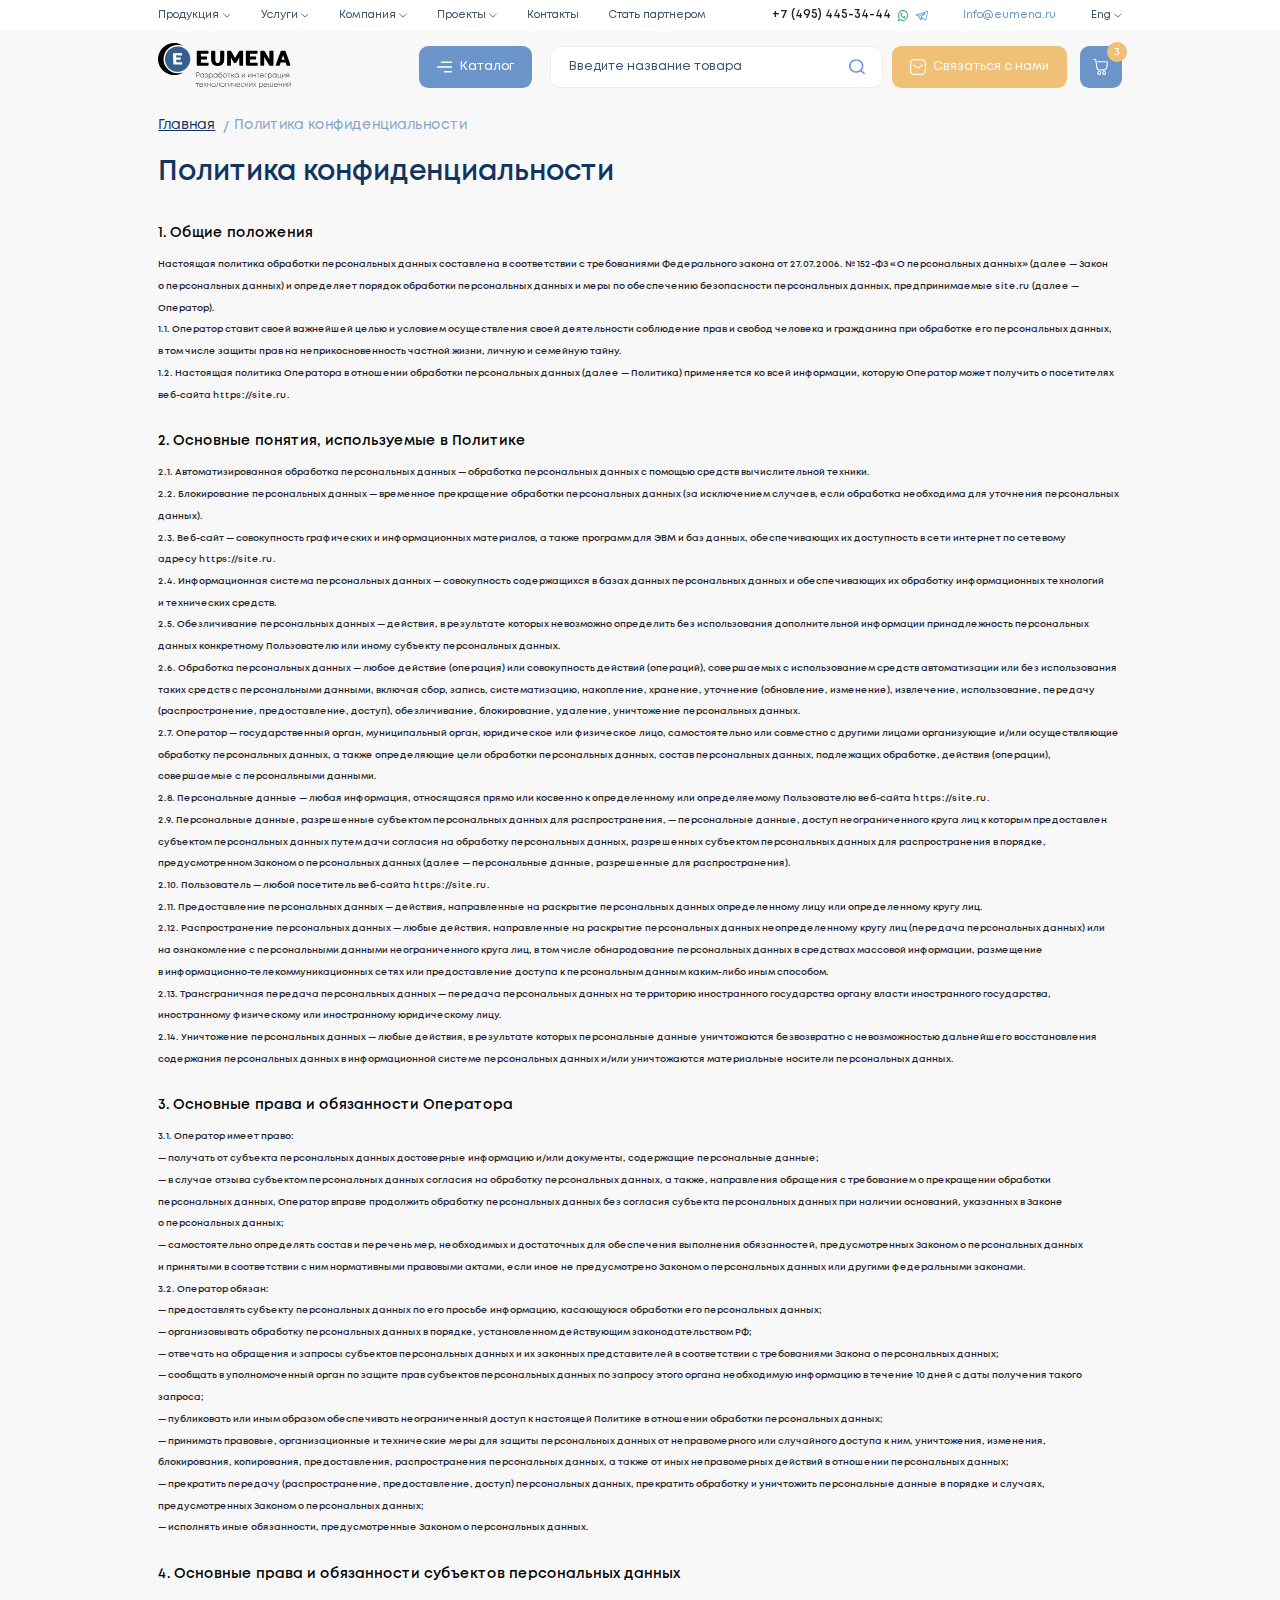
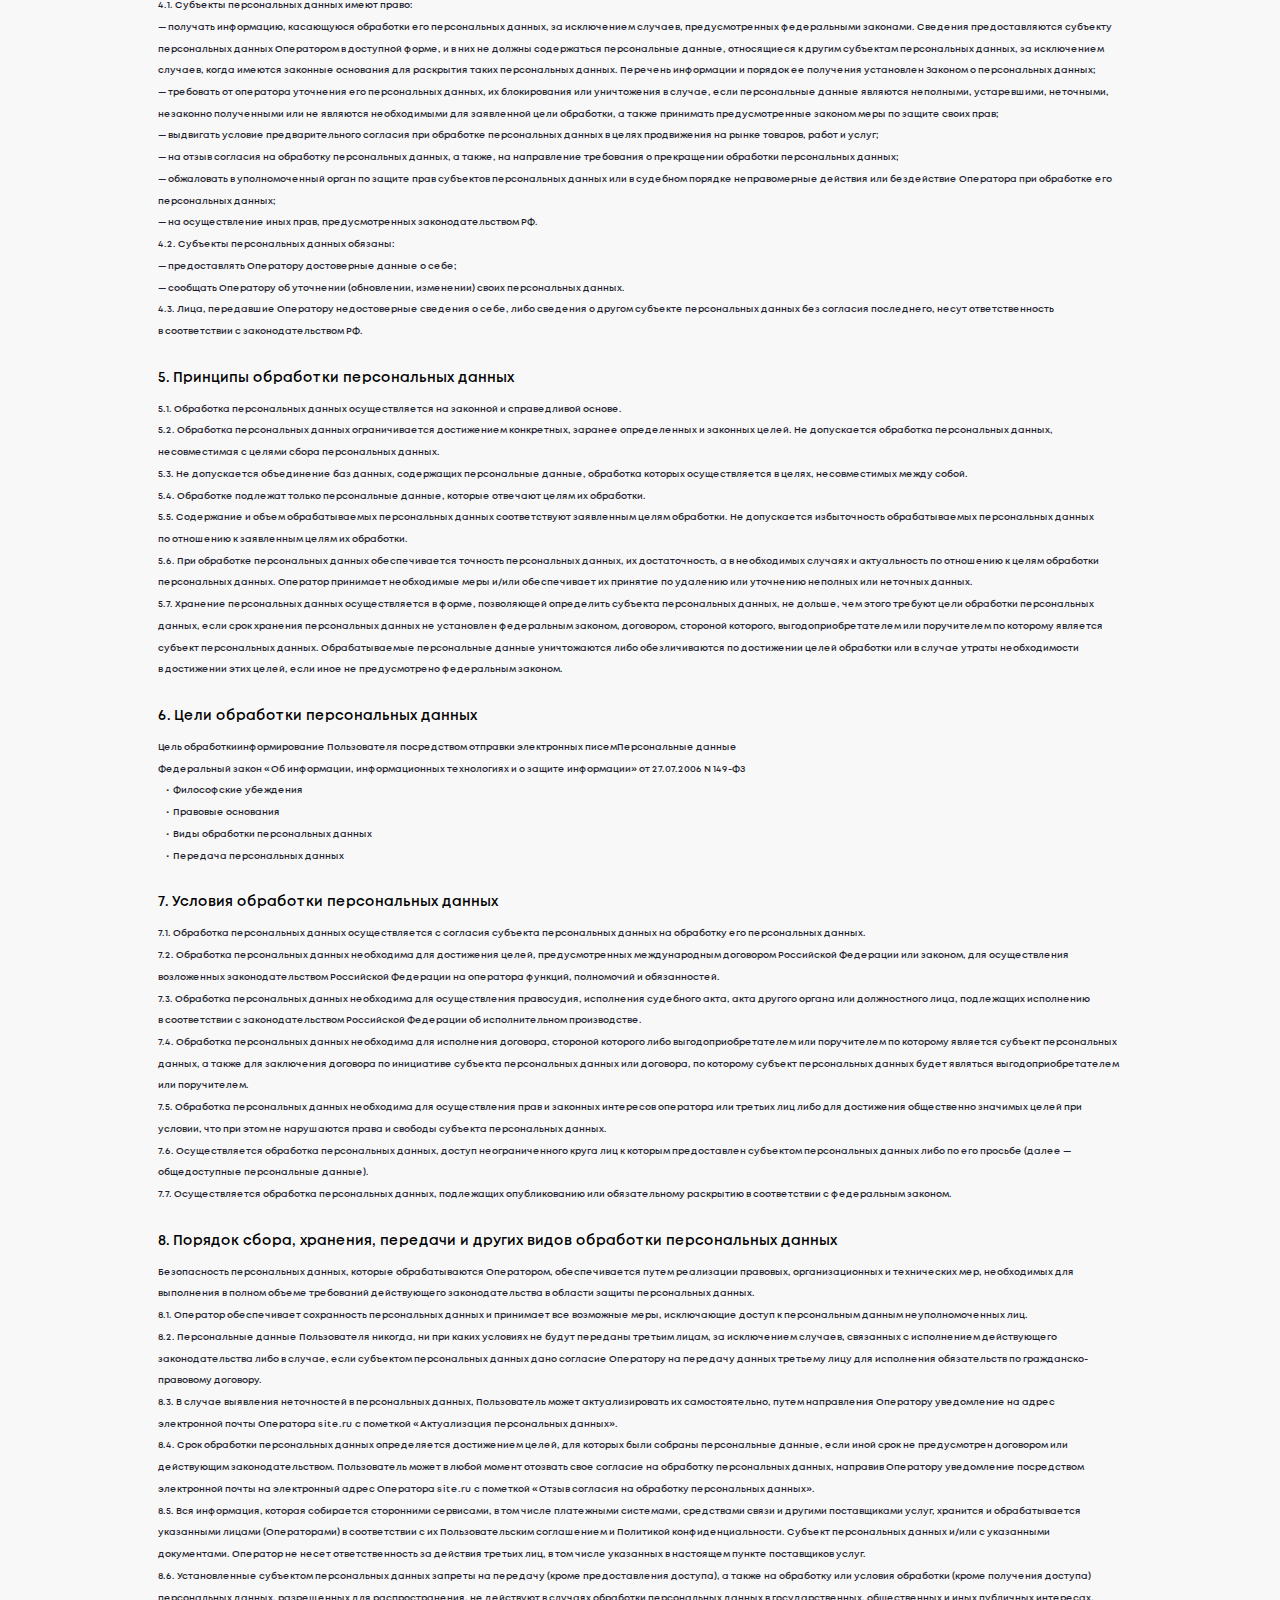
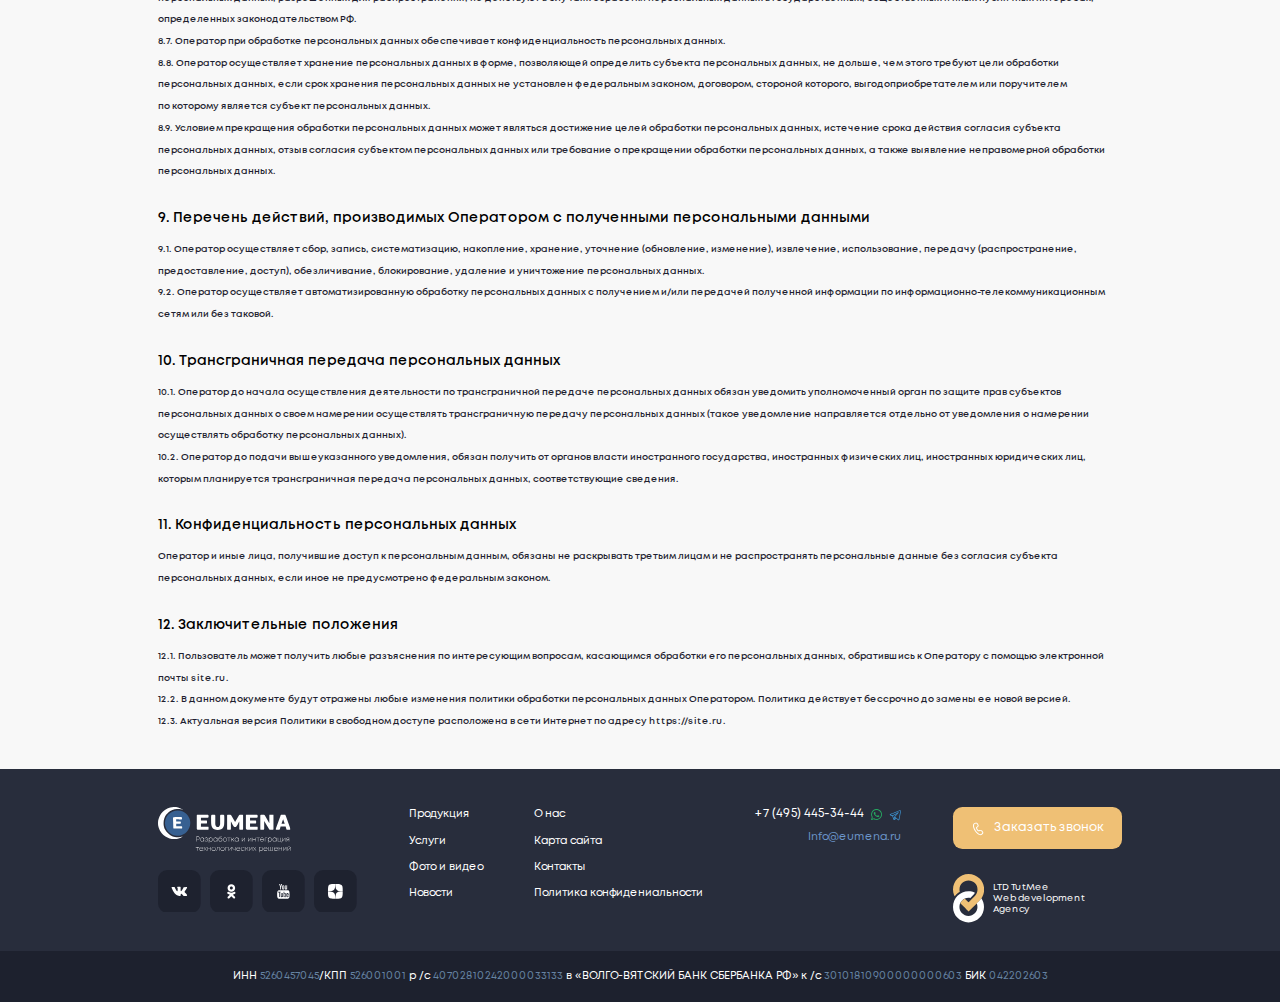
<file: conf.html>
<!DOCTYPE html>
<html lang="ru">

<head>
    <meta charset="UTF-8">
    <meta name="viewport" content="width=device-width, initial-scale=1.0">
    <meta name="description" content="">
    <meta name="keywords" content="">
    <meta name="color-scheme" content="light only">
    <link rel="stylesheet" href="css/swiper-bundle.min.css">
    <link rel="stylesheet" href="css/fancybox.css">
    <link rel="stylesheet" href="css/nouislider.min.css">
    <link rel="stylesheet" href="css/style.min.css">
    <link rel="icon" href="img/favicon.svg" type="image/svg+xml">
    <title>Политика конфиденциальности</title>
</head>

<body class="m-page">
    <div class="wrapper">
        <header class="header">
            <div class="header-top">
                <div class="container">
                    <div class="header-top__inner _flex-between">
                        <nav class="nav">
                            <div class="nav-item">
                                <div class="nav-item__show">
                                    <span>Продукция</span>
                                    <svg xmlns="http://www.w3.org/2000/svg" width="10" height="6" viewBox="0 0 10 6" fill="none">
                                        <path d="M0.0950568 0.634103C0.16518 0.558217 0.261133 0.500187 0.357355 0.500187C0.444222 0.500187 0.531066 0.531568 0.599806 0.595044L5.00009 4.63708L9.40037 0.595044C9.54548 0.461128 9.77186 0.469498 9.90514 0.61527C10.0391 0.760346 10.03 0.985549 9.88526 1.11946L5.24163 5.40479C5.1042 5.53174 4.89425 5.53174 4.75673 5.40479L0.113104 1.11946C-0.0298299 1.0046 -0.0388939 0.779179 0.0950568 0.634103Z" fill="#3A526D" />
                                    </svg>
                                </div>
                                <div class="nav-item__hidden">
                                    <div class="nav-item__inner">
                                        <ul>
                                            <li><a href="">Для сварочных операций</a></li>
                                            <li><a href="">Для сборочных операций</a></li>
                                            <li><a href="">Для роботизированных комплексов</a></li>
                                            <li><a href="">Для перемещения и транспортировки</a></li>
                                            <li><a href="">Для механической обработки</a></li>
                                            <li><a href="">Для работ с мастикой и лакокрасочными материалами</a></li>
                                            <li><a href="">Для контроля геометрии</a></li>
                                            <li><a href="">Для подъема и перемещения (грузоподъемное)</a></li>
                                            <li><a href="">Прочее нестандартное оборудование</a></li>
                                        </ul>
                                    </div>
                                </div>
                            </div>
                            <div class="nav-item">
                                <div class="nav-item__show">
                                    <span>Услуги</span>
                                    <svg xmlns="http://www.w3.org/2000/svg" width="10" height="6" viewBox="0 0 10 6" fill="none">
                                        <path d="M0.0950568 0.634103C0.16518 0.558217 0.261133 0.500187 0.357355 0.500187C0.444222 0.500187 0.531066 0.531568 0.599806 0.595044L5.00009 4.63708L9.40037 0.595044C9.54548 0.461128 9.77186 0.469498 9.90514 0.61527C10.0391 0.760346 10.03 0.985549 9.88526 1.11946L5.24163 5.40479C5.1042 5.53174 4.89425 5.53174 4.75673 5.40479L0.113104 1.11946C-0.0298299 1.0046 -0.0388939 0.779179 0.0950568 0.634103Z" fill="#3A526D" />
                                    </svg>
                                </div>
                                <div class="nav-item__hidden">
                                    <div class="nav-item__inner">
                                        <ul>
                                            <li><a href="">Проектирование нестандартного оборудования</a></li>
                                            <li><a href="">Изготовление деталей по чертежам заказчика</a></li>
                                            <li><a href="">Монтаж и пуско-наладка оборудования</a></li>
                                            <li><a href="">Проекты “под ключ”</a></li>
                                            <li><a href="">Прочностные расчеты</a></li>
                                            <li><a href="">Симуляция производственных процессов</a></li>
                                            <li><a href="">Реинжиниринг и восстановление тех. документации </a></li>
                                            <li><a href="">Независимая инженерно-техническая экспертиза</a></li>
                                        </ul>
                                    </div>
                                </div>
                            </div>
                            <div class="nav-item">
                                <div class="nav-item__show">
                                    <span>Компания</span>
                                    <svg xmlns="http://www.w3.org/2000/svg" width="10" height="6" viewBox="0 0 10 6" fill="none">
                                        <path d="M0.0950568 0.634103C0.16518 0.558217 0.261133 0.500187 0.357355 0.500187C0.444222 0.500187 0.531066 0.531568 0.599806 0.595044L5.00009 4.63708L9.40037 0.595044C9.54548 0.461128 9.77186 0.469498 9.90514 0.61527C10.0391 0.760346 10.03 0.985549 9.88526 1.11946L5.24163 5.40479C5.1042 5.53174 4.89425 5.53174 4.75673 5.40479L0.113104 1.11946C-0.0298299 1.0046 -0.0388939 0.779179 0.0950568 0.634103Z" fill="#3A526D" />
                                    </svg>
                                </div>
                                <div class="nav-item__hidden">
                                    <div class="nav-item__inner">
                                        <ul>
                                            <li><a href="">Компания 1</a></li>
                                            <li><a href="">Компания 2</a></li>
                                            <li><a href="">Компания 3</a></li>
                                            <li><a href="">Компания 4</a></li>
                                        </ul>
                                    </div>
                                </div>
                            </div>
                            <div class="nav-item">
                                <div class="nav-item__show">
                                    <span>Проекты</span>
                                    <svg xmlns="http://www.w3.org/2000/svg" width="10" height="6" viewBox="0 0 10 6" fill="none">
                                        <path d="M0.0950568 0.634103C0.16518 0.558217 0.261133 0.500187 0.357355 0.500187C0.444222 0.500187 0.531066 0.531568 0.599806 0.595044L5.00009 4.63708L9.40037 0.595044C9.54548 0.461128 9.77186 0.469498 9.90514 0.61527C10.0391 0.760346 10.03 0.985549 9.88526 1.11946L5.24163 5.40479C5.1042 5.53174 4.89425 5.53174 4.75673 5.40479L0.113104 1.11946C-0.0298299 1.0046 -0.0388939 0.779179 0.0950568 0.634103Z" fill="#3A526D" />
                                    </svg>
                                </div>
                                <div class="nav-item__hidden">
                                    <div class="nav-item__inner">
                                        <ul>
                                            <li>
                                                <a href="">Для сварочных операций</a>
                                                <ul>
                                                    <li><a href="">Проект 1</a></li>
                                                    <li><a href="">Проект 2</a></li>
                                                    <li><a href="">Проект 3</a></li>
                                                </ul>
                                            </li>
                                            <li><a href="">Для сборочных операций</a></li>
                                            <li><a href="">Для роботизированных комплексов</a></li>
                                            <li><a href="">Для перемещения и транспортировки</a></li>
                                            <li><a href="">Для механической обработки</a></li>
                                            <li><a href="">Для работ с мастикой и лакокрасочными материалами</a></li>
                                            <li><a href="">Для контроля геометрии</a></li>
                                            <li><a href="">Для подъема и перемещения (грузоподъемное)</a></li>
                                            <li><a href="">Прочее нестандартное оборудование</a></li>
                                        </ul>
                                    </div>
                                </div>
                            </div>
                            <a href="" class="nav__link">
                                <span>Контакты</span>
                            </a>
                            <a href="" class="nav__link">
                                <span>Стать партнером</span>
                            </a>
                        </nav>

                        <div class="header-contacts">
                            <a href="" class="header-contacts__phone">
                                +7 (495) 445-34-44
                            </a>
                            <a href="" class="header-contacts__whatsapp">
                                <img src="img/whatsapp.svg" alt="">
                            </a>
                            <a href="" class="header-contacts__tg">
                                <img src="img/tg.svg" alt="">
                            </a>
                        </div>

                        <a href="" class="header-contacts__email">
                            <span>Info@eumena.ru</span>
                        </a>

                        <div class="lang">
                            <div class="lang__show">
                                <span>Eng</span>
                                <svg xmlns="http://www.w3.org/2000/svg" width="10" height="6" viewBox="0 0 10 6" fill="none">
                                    <path d="M0.0950568 0.634103C0.16518 0.558217 0.261133 0.500187 0.357355 0.500187C0.444222 0.500187 0.531066 0.531568 0.599806 0.595044L5.00009 4.63708L9.40037 0.595044C9.54548 0.461128 9.77186 0.469498 9.90514 0.61527C10.0391 0.760346 10.03 0.985549 9.88526 1.11946L5.24163 5.40479C5.1042 5.53174 4.89425 5.53174 4.75673 5.40479L0.113104 1.11946C-0.0298299 1.0046 -0.0388939 0.779179 0.0950568 0.634103Z" fill="#3A526D" />
                                </svg>
                            </div>
                            <div class="lang__hidden">
                                <div class="lang__items">
                                    <a href="" class="lang__item">Ru</a>
                                    <a href="" class="lang__item">Eng</a>
                                    <a href="" class="lang__item">Esp</a>
                                </div>
                            </div>
                        </div>
                    </div>
                </div>
                <button class="header-top__close _toggle-menu m-btn m-btn-blue">
                    <img src="img/burger2.svg" alt="">
                </button>
            </div>
            <div class="header-top__bg modal-bg _toggle-menu"></div>

            <div class="header-bottom">
                <div class="container">
                    <div class="header-bottom__inner _flex-between">
                        <a href="" class="header__logo">
                            <img src="img/logo2.svg" alt="">
                        </a>

                        <div class="header-bottom__right _flex">
                            <button data-modal="catalogModal" class="header__catalog-btn m-btn m-btn-blue">
                                <img src="img/burger.svg" alt="">
                                <span>Каталог</span>
                            </button>
                            <form class="header-search">
                                <div class="fg">
                                    <input type="text" placeholder="Введите название товара">
                                </div>
                                <button class="header-search__btn">
                                    <img src="img/search.svg" alt="">
                                </button>
                            </form>
                            <a href="" class="header__call m-btn m-btn-yellow">
                                <img src="img/mail.svg" alt="">
                                <span>Связаться с нами</span>
                            </a>
                            <a href="" class="header__cart m-btn m-btn-blue">
                                <img src="img/cart.svg" alt="">
                                <div class="header__cart-num">
                                    <span>3</span>
                                </div>
                            </a>
                            <button class="_toggle-menu burger m-btn m-btn-blue">
                                <img src="img/burger.svg" alt="">
                            </button>
                        </div>
                    </div>
                </div>
            </div>

            <div class="modal header-catalog" id="catalogModal">
                <div class="modal__bg modal-bg _close-modal"></div>
                <div class="modal__dialog">
                    <button class="close-btn _close-modal">
                        <svg xmlns="http://www.w3.org/2000/svg" width="29" height="29" viewBox="0 0 29 29" fill="none">
                            <path fill-rule="evenodd" clip-rule="evenodd" d="M27.5619 0.0661201C27.473 0.100869 24.4978 3.03264 20.9503 6.58123L14.5003 13.0331L8.04993 6.58284C1.03713 -0.429876 1.48518 -0.0244081 0.875343 0.0900624C0.55707 0.149789 0.170254 0.536879 0.11057 0.855377C-0.00381906 1.46565 -0.408999 1.01734 6.5985 8.03479L13.0439 14.4893L6.56636 20.9766C-0.463833 28.0173 -0.068159 27.5804 0.0440964 28.1793C0.101453 28.4849 0.514586 28.8984 0.820056 28.9558C1.41903 29.0682 0.981067 29.4653 8.01734 22.4291L14.4996 15.9468L20.9823 22.4289C28.0295 29.4755 27.5799 29.0684 28.1892 28.954C28.5075 28.8942 28.8943 28.5071 28.954 28.1886C29.0685 27.5783 29.4765 28.0296 22.4338 20.9769L15.956 14.49L22.4336 8.00269C29.4568 0.968941 29.0679 1.39803 28.9569 0.805551C28.8463 0.216245 28.1385 -0.159003 27.5619 0.0661201Z" fill="#E8EBF6" />
                        </svg>
                    </button>
                    <form class="header-search">
                        <div class="fg">
                            <input type="text" placeholder="Введите название товара или услуги">
                        </div>
                        <button class="header-search__btn">
                            <img src="img/search.svg" alt="">
                        </button>
                    </form>
                    <div class="header-catalog__grid grid grid2">
                        <div class="header-catalog__col">
                            <div class="header-catalog__title">
                                Продукция
                            </div>
                            <div class="header-catalog__links">
                                <ul>
                                    <li><a href="">Для сварочных операций</a></li>
                                    <li><a href="">Для сборочных операций</a></li>
                                    <li><a href="">Для роботизированных комплексов</a></li>
                                    <li><a href="">Для перемещения и транспортировки</a></li>
                                    <li><a href="">Для механической обработки</a></li>
                                    <li><a href="">Для работ с мастикой и лакокрасочными материалами</a></li>
                                    <li><a href="">Для контроля геометрии</a></li>
                                    <li><a href="">Для подъема и перемещения (грузоподъемное)</a></li>
                                    <li><a href="">Прочее нестандартное оборудование</a></li>
                                </ul>
                            </div>
                        </div>
                        <div class="header-catalog__col">
                            <div class="header-catalog__title">
                                Услуги
                            </div>
                            <div class="header-catalog__links">
                                <ul>
                                    <li><a href="">Проектирование нестандартного оборудования</a></li>
                                    <li><a href="">Изготовление деталей по чертежам заказчика</a></li>
                                    <li><a href="">Монтаж и пуско-наладка оборудования</a></li>
                                    <li><a href="">Проекты “под ключ”</a></li>
                                    <li><a href="">Прочностные расчеты</a></li>
                                    <li><a href="">Симуляция производственных процессов</a></li>
                                    <li><a href="">Реинжиниринг и восстановление тех. документации </a></li>
                                    <li><a href="">Независимая инженерно-техническая экспертиза</a></li>
                                </ul>
                            </div>
                        </div>
                    </div>
                </div>
            </div>


        </header>
        <main class="content">

            <div class="page-top animated animated-opacity">
                <div class="container">
                    <ul class="breadcrumbs">
                        <li><a href="">Главная</a></li>
                        <li><a>Политика конфиденциальности</a></li>
                    </ul>
                </div>
            </div>

            <div class="conf">
                <div class="container">
                    <h1 class="h2 dark-text animated animated-opacity">
                        Политика конфиденциальности
                    </h1>
                    <div class="text animated animated-opacity">
                        <h3>
                            1. Общие положения
                        </h3>
                        <p>Настоящая политика обработки персональных данных составлена в соответствии с требованиями Федерального закона от 27.07.2006. № 152-ФЗ «О персональных данных» (далее — Закон о персональных данных) и определяет порядок обработки персональных данных и меры по обеспечению безопасности персональных данных, предпринимаемые site.ru (далее — Оператор).</p>
                        <p>1.1. Оператор ставит своей важнейшей целью и условием осуществления своей деятельности соблюдение прав и свобод человека и гражданина при обработке его персональных данных, в том числе защиты прав на неприкосновенность частной жизни, личную и семейную тайну.</p>
                        <p>1.2. Настоящая политика Оператора в отношении обработки персональных данных (далее — Политика) применяется ко всей информации, которую Оператор может получить о посетителях веб-сайта https://site.ru.</p>

                        <hr>

                        <h3>
                            2. Основные понятия, используемые в Политике
                        </h3>
                        <p>2.1. Автоматизированная обработка персональных данных — обработка персональных данных с помощью средств вычислительной техники.</p>
                        <p>2.2. Блокирование персональных данных — временное прекращение обработки персональных данных (за исключением случаев, если обработка необходима для уточнения персональных данных).</p>
                        <p>2.3. Веб-сайт — совокупность графических и информационных материалов, а также программ для ЭВМ и баз данных, обеспечивающих их доступность в сети интернет по сетевому адресу https://site.ru.</p>
                        <p>2.4. Информационная система персональных данных — совокупность содержащихся в базах данных персональных данных и обеспечивающих их обработку информационных технологий и технических средств.</p>
                        <p>2.5. Обезличивание персональных данных — действия, в результате которых невозможно определить без использования дополнительной информации принадлежность персональных данных конкретному Пользователю или иному субъекту персональных данных.</p>
                        <p>2.6. Обработка персональных данных — любое действие (операция) или совокупность действий (операций), совершаемых с использованием средств автоматизации или без использования таких средств с персональными данными, включая сбор, запись, систематизацию, накопление, хранение, уточнение (обновление, изменение), извлечение, использование, передачу (распространение, предоставление, доступ), обезличивание, блокирование, удаление, уничтожение персональных данных.</p>
                        <p>2.7. Оператор — государственный орган, муниципальный орган, юридическое или физическое лицо, самостоятельно или совместно с другими лицами организующие и/или осуществляющие обработку персональных данных, а также определяющие цели обработки персональных данных, состав персональных данных, подлежащих обработке, действия (операции), совершаемые с персональными данными.</p>
                        <p>2.8. Персональные данные — любая информация, относящаяся прямо или косвенно к определенному или определяемому Пользователю веб-сайта https://site.ru.</p>
                        <p>2.9. Персональные данные, разрешенные субъектом персональных данных для распространения, — персональные данные, доступ неограниченного круга лиц к которым предоставлен субъектом персональных данных путем дачи согласия на обработку персональных данных, разрешенных субъектом персональных данных для распространения в порядке, предусмотренном Законом о персональных данных (далее — персональные данные, разрешенные для распространения).</p>
                        <p>2.10. Пользователь — любой посетитель веб-сайта https://site.ru.</p>
                        <p>2.11. Предоставление персональных данных — действия, направленные на раскрытие персональных данных определенному лицу или определенному кругу лиц.</p>
                        <p>2.12. Распространение персональных данных — любые действия, направленные на раскрытие персональных данных неопределенному кругу лиц (передача персональных данных) или на ознакомление с персональными данными неограниченного круга лиц, в том числе обнародование персональных данных в средствах массовой информации, размещение в информационно-телекоммуникационных сетях или предоставление доступа к персональным данным каким-либо иным способом.</p>
                        <p>2.13. Трансграничная передача персональных данных — передача персональных данных на территорию иностранного государства органу власти иностранного государства, иностранному физическому или иностранному юридическому лицу.</p>
                        <p>2.14. Уничтожение персональных данных — любые действия, в результате которых персональные данные уничтожаются безвозвратно с невозможностью дальнейшего восстановления содержания персональных данных в информационной системе персональных данных и/или уничтожаются материальные носители персональных данных.</p>

                        <hr>

                        <h3>
                            3. Основные права и обязанности Оператора
                        </h3>
                        <p>3.1. Оператор имеет право:</p>
                        <p>— получать от субъекта персональных данных достоверные информацию и/или документы, содержащие персональные данные;</p>
                        <p>— в случае отзыва субъектом персональных данных согласия на обработку персональных данных, а также, направления обращения с требованием о прекращении обработки персональных данных, Оператор вправе продолжить обработку персональных данных без согласия субъекта персональных данных при наличии оснований, указанных в Законе о персональных данных;</p>
                        <p>— самостоятельно определять состав и перечень мер, необходимых и достаточных для обеспечения выполнения обязанностей, предусмотренных Законом о персональных данных и принятыми в соответствии с ним нормативными правовыми актами, если иное не предусмотрено Законом о персональных данных или другими федеральными законами.</p>
                        <p>3.2. Оператор обязан:</p>
                        <p>— предоставлять субъекту персональных данных по его просьбе информацию, касающуюся обработки его персональных данных;</p>
                        <p>— организовывать обработку персональных данных в порядке, установленном действующим законодательством РФ;</p>
                        <p>— отвечать на обращения и запросы субъектов персональных данных и их законных представителей в соответствии с требованиями Закона о персональных данных;</p>
                        <p>— сообщать в уполномоченный орган по защите прав субъектов персональных данных по запросу этого органа необходимую информацию в течение 10 дней с даты получения такого запроса;</p>
                        <p>— публиковать или иным образом обеспечивать неограниченный доступ к настоящей Политике в отношении обработки персональных данных;</p>
                        <p>— принимать правовые, организационные и технические меры для защиты персональных данных от неправомерного или случайного доступа к ним, уничтожения, изменения, блокирования, копирования, предоставления, распространения персональных данных, а также от иных неправомерных действий в отношении персональных данных;</p>
                        <p>— прекратить передачу (распространение, предоставление, доступ) персональных данных, прекратить обработку и уничтожить персональные данные в порядке и случаях, предусмотренных Законом о персональных данных;</p>
                        <p>— исполнять иные обязанности, предусмотренные Законом о персональных данных.</p>

                        <hr>

                        <h3>
                            4. Основные права и обязанности субъектов персональных данных
                        </h3>
                        <p>4.1. Субъекты персональных данных имеют право:</p>
                        <p>— получать информацию, касающуюся обработки его персональных данных, за исключением случаев, предусмотренных федеральными законами. Сведения предоставляются субъекту персональных данных Оператором в доступной форме, и в них не должны содержаться персональные данные, относящиеся к другим субъектам персональных данных, за исключением случаев, когда имеются законные основания для раскрытия таких персональных данных. Перечень информации и порядок ее получения установлен Законом о персональных данных;</p>
                        <p>— требовать от оператора уточнения его персональных данных, их блокирования или уничтожения в случае, если персональные данные являются неполными, устаревшими, неточными, незаконно полученными или не являются необходимыми для заявленной цели обработки, а также принимать предусмотренные законом меры по защите своих прав;</p>
                        <p>— выдвигать условие предварительного согласия при обработке персональных данных в целях продвижения на рынке товаров, работ и услуг;</p>
                        <p>— на отзыв согласия на обработку персональных данных, а также, на направление требования о прекращении обработки персональных данных;</p>
                        <p>— обжаловать в уполномоченный орган по защите прав субъектов персональных данных или в судебном порядке неправомерные действия или бездействие Оператора при обработке его персональных данных;</p>
                        <p>— на осуществление иных прав, предусмотренных законодательством РФ.</p>
                        <p>4.2. Субъекты персональных данных обязаны:</p>
                        <p>— предоставлять Оператору достоверные данные о себе;</p>
                        <p>— сообщать Оператору об уточнении (обновлении, изменении) своих персональных данных.</p>
                        <p>4.3. Лица, передавшие Оператору недостоверные сведения о себе, либо сведения о другом субъекте персональных данных без согласия последнего, несут ответственность в соответствии с законодательством РФ.</p>

                        <hr>

                        <h3>5. Принципы обработки персональных данных</h3>
                        <p>5.1. Обработка персональных данных осуществляется на законной и справедливой основе.</p>
                        <p>5.2. Обработка персональных данных ограничивается достижением конкретных, заранее определенных и законных целей. Не допускается обработка персональных данных, несовместимая с целями сбора персональных данных.</p>
                        <p>5.3. Не допускается объединение баз данных, содержащих персональные данные, обработка которых осуществляется в целях, несовместимых между собой.</p>
                        <p>5.4. Обработке подлежат только персональные данные, которые отвечают целям их обработки.</p>
                        <p>5.5. Содержание и объем обрабатываемых персональных данных соответствуют заявленным целям обработки. Не допускается избыточность обрабатываемых персональных данных по отношению к заявленным целям их обработки.</p>
                        <p>5.6. При обработке персональных данных обеспечивается точность персональных данных, их достаточность, а в необходимых случаях и актуальность по отношению к целям обработки персональных данных. Оператор принимает необходимые меры и/или обеспечивает их принятие по удалению или уточнению неполных или неточных данных.</p>
                        <p>5.7. Хранение персональных данных осуществляется в форме, позволяющей определить субъекта персональных данных, не дольше, чем этого требуют цели обработки персональных данных, если срок хранения персональных данных не установлен федеральным законом, договором, стороной которого, выгодоприобретателем или поручителем по которому является субъект персональных данных. Обрабатываемые персональные данные уничтожаются либо обезличиваются по достижении целей обработки или в случае утраты необходимости в достижении этих целей, если иное не предусмотрено федеральным законом.</p>

                        <hr>

                        <h3>6. Цели обработки персональных данных</h3>
                        <p>Цель обработкиинформирование Пользователя посредством отправки электронных писемПерсональные данные</p>
                        <p>Федеральный закон «Об информации, информационных технологиях и о защите информации» от 27.07.2006 N 149-ФЗ</p>
                        <ul>
                            <li>Философские убеждения</li>
                            <li>Правовые основания</li>
                            <li>Виды обработки персональных данных</li>
                            <li>Передача персональных данных</li>
                        </ul>

                        <hr>

                        <h3>7. Условия обработки персональных данных</h3>
                        <p>7.1. Обработка персональных данных осуществляется с согласия субъекта персональных данных на обработку его персональных данных.</p>
                        <p>7.2. Обработка персональных данных необходима для достижения целей, предусмотренных международным договором Российской Федерации или законом, для осуществления возложенных законодательством Российской Федерации на оператора функций, полномочий и обязанностей.</p>
                        <p>7.3. Обработка персональных данных необходима для осуществления правосудия, исполнения судебного акта, акта другого органа или должностного лица, подлежащих исполнению в соответствии с законодательством Российской Федерации об исполнительном производстве.</p>
                        <p>7.4. Обработка персональных данных необходима для исполнения договора, стороной которого либо выгодоприобретателем или поручителем по которому является субъект персональных данных, а также для заключения договора по инициативе субъекта персональных данных или договора, по которому субъект персональных данных будет являться выгодоприобретателем или поручителем.</p>
                        <p>7.5. Обработка персональных данных необходима для осуществления прав и законных интересов оператора или третьих лиц либо для достижения общественно значимых целей при условии, что при этом не нарушаются права и свободы субъекта персональных данных.</p>
                        <p>7.6. Осуществляется обработка персональных данных, доступ неограниченного круга лиц к которым предоставлен субъектом персональных данных либо по его просьбе (далее — общедоступные персональные данные).</p>
                        <p>7.7. Осуществляется обработка персональных данных, подлежащих опубликованию или обязательному раскрытию в соответствии с федеральным законом.</p>

                        <hr>

                        <h3>8. Порядок сбора, хранения, передачи и других видов обработки персональных данных</h3>
                        <p>Безопасность персональных данных, которые обрабатываются Оператором, обеспечивается путем реализации правовых, организационных и технических мер, необходимых для выполнения в полном объеме требований действующего законодательства в области защиты персональных данных.</p>
                        <p>8.1. Оператор обеспечивает сохранность персональных данных и принимает все возможные меры, исключающие доступ к персональным данным неуполномоченных лиц.</p>
                        <p>8.2. Персональные данные Пользователя никогда, ни при каких условиях не будут переданы третьим лицам, за исключением случаев, связанных с исполнением действующего законодательства либо в случае, если субъектом персональных данных дано согласие Оператору на передачу данных третьему лицу для исполнения обязательств по гражданско-правовому договору.</p>
                        <p>8.3. В случае выявления неточностей в персональных данных, Пользователь может актуализировать их самостоятельно, путем направления Оператору уведомление на адрес электронной почты Оператора site.ru с пометкой «Актуализация персональных данных».</p>
                        <p>8.4. Срок обработки персональных данных определяется достижением целей, для которых были собраны персональные данные, если иной срок не предусмотрен договором или действующим законодательством. Пользователь может в любой момент отозвать свое согласие на обработку персональных данных, направив Оператору уведомление посредством электронной почты на электронный адрес Оператора site.ru с пометкой «Отзыв согласия на обработку персональных данных».</p>
                        <p>8.5. Вся информация, которая собирается сторонними сервисами, в том числе платежными системами, средствами связи и другими поставщиками услуг, хранится и обрабатывается указанными лицами (Операторами) в соответствии с их Пользовательским соглашением и Политикой конфиденциальности. Субъект персональных данных и/или с указанными документами. Оператор не несет ответственность за действия третьих лиц, в том числе указанных в настоящем пункте поставщиков услуг.</p>
                        <p>8.6. Установленные субъектом персональных данных запреты на передачу (кроме предоставления доступа), а также на обработку или условия обработки (кроме получения доступа) персональных данных, разрешенных для распространения, не действуют в случаях обработки персональных данных в государственных, общественных и иных публичных интересах, определенных законодательством РФ.</p>
                        <p>8.7. Оператор при обработке персональных данных обеспечивает конфиденциальность персональных данных.</p>
                        <p>8.8. Оператор осуществляет хранение персональных данных в форме, позволяющей определить субъекта персональных данных, не дольше, чем этого требуют цели обработки персональных данных, если срок хранения персональных данных не установлен федеральным законом, договором, стороной которого, выгодоприобретателем или поручителем по которому является субъект персональных данных.</p>
                        <p>8.9. Условием прекращения обработки персональных данных может являться достижение целей обработки персональных данных, истечение срока действия согласия субъекта персональных данных, отзыв согласия субъектом персональных данных или требование о прекращении обработки персональных данных, а также выявление неправомерной обработки персональных данных.</p>

                        <hr>

                        <h3>9. Перечень действий, производимых Оператором с полученными персональными данными</h3>
                        <p>9.1. Оператор осуществляет сбор, запись, систематизацию, накопление, хранение, уточнение (обновление, изменение), извлечение, использование, передачу (распространение, предоставление, доступ), обезличивание, блокирование, удаление и уничтожение персональных данных.</p>
                        <p>9.2. Оператор осуществляет автоматизированную обработку персональных данных с получением и/или передачей полученной информации по информационно-телекоммуникационным сетям или без таковой.</p>

                        <hr>

                        <h3>10. Трансграничная передача персональных данных</h3>
                        <p>10.1. Оператор до начала осуществления деятельности по трансграничной передаче персональных данных обязан уведомить уполномоченный орган по защите прав субъектов персональных данных о своем намерении осуществлять трансграничную передачу персональных данных (такое уведомление направляется отдельно от уведомления о намерении осуществлять обработку персональных данных).</p>
                        <p>10.2. Оператор до подачи вышеуказанного уведомления, обязан получить от органов власти иностранного государства, иностранных физических лиц, иностранных юридических лиц, которым планируется трансграничная передача персональных данных, соответствующие сведения.</p>

                        <hr>

                        <h3>11. Конфиденциальность персональных данных</h3>
                        <p>Оператор и иные лица, получившие доступ к персональным данным, обязаны не раскрывать третьим лицам и не распространять персональные данные без согласия субъекта персональных данных, если иное не предусмотрено федеральным законом.</p>

                        <hr>

                        <h3>12. Заключительные положения</h3>
                        <p>12.1. Пользователь может получить любые разъяснения по интересующим вопросам, касающимся обработки его персональных данных, обратившись к Оператору с помощью электронной почты site.ru.</p>
                        <p>12.2. В данном документе будут отражены любые изменения политики обработки персональных данных Оператором. Политика действует бессрочно до замены ее новой версией.</p>
                        <p>12.3. Актуальная версия Политики в свободном доступе расположена в сети Интернет по адресу https://site.ru.</p>
                    </div>
                </div>
            </div>

        </main>
        <footer class="footer">
            <div class="footer-top m-section">
                <div class="container">
                    <div class="footer-top__inner">
                        <div class="footer-top__col">
                            <a href="" class="footer__logo">
                                <img src="img/logo.svg" alt="">
                            </a>
                            <div class="socials">
                                <a href="" class="socials__item">
                                    <svg width="55" height="55" viewBox="0 0 55 55" fill="none" xmlns="http://www.w3.org/2000/svg">
                                        <rect width="55" height="55" rx="12" fill="#1E222F" />
                                        <path d="M27.1215 21.503C26.0484 21.491 25.1352 21.503 24.6215 21.7672C24.279 21.9414 24.0164 22.3377 24.1762 22.3557C24.376 22.3857 24.8269 22.4878 25.0667 22.8301C25.3749 23.2685 25.3635 24.2593 25.3635 24.2593C25.3635 24.2593 25.5347 26.9855 24.9468 27.3278C24.5415 27.562 23.9879 27.0876 22.7892 24.9198C22.1785 23.8029 21.7161 22.5719 21.7161 22.5719C21.7161 22.5719 21.6305 22.3437 21.4707 22.2236C21.2766 22.0735 21.0084 22.0254 21.0084 22.0254L18.1487 22.0435C18.1487 22.0435 17.7206 22.0615 17.5665 22.2536C17.4238 22.4338 17.5551 22.7881 17.5551 22.7881C17.5551 22.7881 19.7926 28.2946 22.3269 31.0688C24.65 33.6149 27.287 33.4468 27.287 33.4468H28.4857C28.4857 33.4468 28.8453 33.4047 29.0279 33.2006C29.1992 33.0084 29.1935 32.6481 29.1935 32.6481C29.1935 32.6481 29.1706 30.9607 29.9126 30.7085C30.649 30.4683 31.5851 32.3419 32.5839 33.0625C33.3431 33.6089 33.9196 33.4888 33.9196 33.4888L36.5909 33.4468C36.5909 33.4468 37.9836 33.3567 37.3215 32.1977C37.2701 32.1077 36.939 31.3451 35.3408 29.7838C33.6627 28.1504 33.8853 28.4147 35.9059 25.5863C37.1331 23.8629 37.624 22.8121 37.4699 22.3557C37.3215 21.9294 36.4196 22.0435 36.4196 22.0435L33.4116 22.0615C33.4116 22.0615 33.189 22.0314 33.0234 22.1335C32.8636 22.2356 32.7609 22.4758 32.7609 22.4758C32.7609 22.4758 32.2814 23.8089 31.6478 24.9438C30.3122 27.3338 29.77 27.4659 29.5531 27.3158C29.0451 26.9675 29.1706 25.9226 29.1706 25.184C29.1706 22.8601 29.5074 21.8993 28.5199 21.6471C28.1946 21.5631 27.9549 21.509 27.1215 21.503Z" fill="#FFF" />
                                    </svg>
                                </a>
                                <a href="" class="socials__item">
                                    <svg width="55" height="55" viewBox="0 0 55 55" fill="none" xmlns="http://www.w3.org/2000/svg">
                                        <rect width="55" height="55" rx="12" fill="#1E222F" />
                                        <path d="M27.5018 21.1343C28.5887 21.1343 29.4728 22.0188 29.4728 23.1063C29.4728 24.1899 28.5887 25.0744 27.5018 25.0744C26.415 25.0744 25.5309 24.1899 25.5309 23.1063C25.5309 22.0188 26.415 21.1343 27.5018 21.1343ZM27.5018 28.0036C30.2037 28.0036 32.3966 25.8096 32.3966 23.1063C32.3966 20.4029 30.2037 18.2051 27.5018 18.2051C24.8 18.2051 22.6032 20.4029 22.6032 23.1063C22.6032 25.8057 24.8 28.0036 27.5018 28.0036ZM29.4268 31.7484C30.3951 31.5301 31.3289 31.1472 32.19 30.6035C32.8406 30.1938 33.0357 29.3323 32.6263 28.6813C32.2168 28.0304 31.3557 27.8313 30.7051 28.2448C28.7533 29.4701 26.2466 29.4701 24.2986 28.2448C23.6442 27.8313 22.7831 28.0304 22.3736 28.6813C21.9641 29.3323 22.1593 30.1938 22.8137 30.6035C23.671 31.1472 24.6086 31.5301 25.5768 31.7484L22.9132 34.4134C22.3698 34.9571 22.3698 35.8416 22.9171 36.3854C23.1888 36.6572 23.5447 36.7951 23.9006 36.7951C24.2565 36.7951 24.6163 36.6572 24.888 36.3854L27.5018 33.7701L30.1195 36.3854C30.663 36.9291 31.5432 36.9291 32.0905 36.3854C32.6339 35.8416 32.6339 34.9571 32.0905 34.4134L29.4268 31.7484Z" fill="white" />
                                    </svg>
                                </a>
                                <a href="" class="socials__item">
                                    <svg width="55" height="55" viewBox="0 0 55 55" fill="none" xmlns="http://www.w3.org/2000/svg">
                                        <rect width="55" height="55" rx="12" fill="#1E222F" />
                                        <path fill-rule="evenodd" clip-rule="evenodd" d="M22.1142 18.0757C22.1142 18.1118 22.3966 18.993 22.7417 20.034L23.3692 21.9266V23.5193V25.1121H23.9444H24.5196V23.7322C24.5196 22.3546 24.5207 22.3489 25.0983 20.4642C25.4165 19.4258 25.7207 18.4466 25.7744 18.2881L25.8719 18L25.2751 18.0308L24.6785 18.0616L24.3637 19.2629C24.1906 19.9236 24.0225 20.49 23.9902 20.5215C23.9579 20.553 23.8499 20.244 23.7501 19.8348C23.6504 19.4257 23.497 18.8477 23.4093 18.5505L23.2498 18.0101H22.682C22.3697 18.0101 22.1142 18.0396 22.1142 18.0757ZM26.7158 19.8323C26.3196 19.9742 25.9889 20.4236 25.8717 20.9793C25.7099 21.7464 25.7875 24.034 25.989 24.4393C26.3443 25.1536 27.3502 25.4298 28.0555 25.0065C28.6136 24.6717 28.7029 24.3125 28.7029 22.4031C28.7029 20.8181 28.6886 20.6957 28.4645 20.3684C28.3333 20.1769 28.1097 19.9623 27.9677 19.8915C27.7071 19.7617 27.0055 19.7286 26.7158 19.8323ZM29.5047 19.8285C29.4096 19.9222 29.4308 23.6907 29.5304 24.3809C29.6547 25.2425 30.1867 25.4618 30.9368 24.9608C31.2978 24.7198 31.3175 24.7171 31.3175 24.9094C31.3175 25.0841 31.3898 25.1121 31.8404 25.1121H32.3633V22.4303V19.7485L31.8665 19.7799L31.3697 19.8113L31.3413 21.8642C31.3173 23.5925 31.2859 23.9466 31.1421 24.1029C30.8748 24.3937 30.6211 24.3359 30.5462 23.9671C30.5102 23.7901 30.4808 22.7711 30.4808 21.7026V19.7599H30.0276C29.7783 19.7599 29.543 19.7907 29.5047 19.8285ZM27.6337 22.3708C27.6638 24.0725 27.6174 24.2887 27.2234 24.2887C26.9105 24.2887 26.8204 23.8714 26.8204 22.4225C26.8204 20.924 26.8987 20.6574 27.3242 20.7058L27.6048 20.7377L27.6337 22.3708ZM23.2543 26.1376C21.3721 26.248 21.0468 26.3105 20.5633 26.6553C19.7358 27.2451 19.5005 28.3394 19.5 31.5993C19.4994 35.5606 19.8973 36.5606 21.5982 36.8713C22.5367 37.0429 32.4637 37.0429 33.4022 36.8713C35.1156 36.5583 35.5015 35.5694 35.5 31.4964C35.4984 27.3608 35.1005 26.4788 33.1283 26.2397C32.0263 26.106 25.0275 26.0338 23.2543 26.1376ZM23.9967 28.4573V28.9205H23.4215H22.8463V31.9054V34.8904H22.3757H21.9051V31.9054V28.9205H21.3299H20.7547V28.4573V27.9941H22.3757H23.9967V28.4573ZM28.7029 29.0749C28.7029 29.6693 28.7382 30.1546 28.7813 30.1534C28.8244 30.1521 28.9774 30.0605 29.1212 29.9498C29.4387 29.7053 30.0884 29.6812 30.3163 29.9055C30.5768 30.1619 30.6001 30.4085 30.5656 32.5446C30.5364 34.3561 30.5129 34.5824 30.3339 34.7769C30.0565 35.0781 29.5317 35.0601 29.1403 34.736C28.7647 34.4249 28.7029 34.4176 28.7029 34.6845C28.7029 34.8561 28.6331 34.8904 28.2846 34.8904H27.8662V31.4422V27.9941H28.2846H28.7029V29.0749ZM25.1712 31.9298C25.1974 33.9579 25.2133 34.1183 25.3917 34.152C25.4976 34.1721 25.6975 34.0836 25.8362 33.9554C26.0858 33.7246 26.0884 33.7021 26.0884 31.7331V29.7439H26.5067H26.925V32.3171V34.8904H26.5067C26.1299 34.8904 26.0884 34.8647 26.0884 34.6324V34.3744L25.6543 34.6839C25.2289 34.9872 24.8075 35.0719 24.5439 34.9072C24.2809 34.743 24.2059 34.0829 24.2059 31.9319V29.7439H24.6744H25.1429L25.1712 31.9298ZM33.7609 29.9973C34.155 30.3567 34.2457 30.6672 34.2457 31.6548V32.523H33.3045H32.3633V33.1474C32.3633 33.9265 32.4859 34.1699 32.8786 34.1699C33.2125 34.1699 33.3045 34.0235 33.3045 33.4924C33.3045 33.1441 33.3091 33.1406 33.7751 33.1406H34.2457L34.245 33.6295C34.2439 34.4721 33.7453 34.9828 32.9172 34.9897C32.3252 34.9945 31.9855 34.8245 31.7071 34.3837C31.5085 34.0693 31.4691 33.8379 31.4371 32.7995C31.3823 31.0211 31.4696 30.4999 31.8923 30.0839C32.2059 29.7753 32.2953 29.7439 32.8605 29.7439C33.3771 29.7439 33.5304 29.7871 33.7609 29.9973ZM28.9354 30.6247C28.7124 30.7784 28.7029 30.8492 28.7029 32.3539C28.7029 34.0505 28.7389 34.1699 29.2493 34.1699C29.6714 34.1699 29.7487 33.8778 29.7487 32.2818C29.7487 31.2177 29.7134 30.8722 29.5859 30.6932C29.3936 30.4228 29.25 30.4077 28.9354 30.6247ZM32.5276 30.6261C32.4221 30.73 32.3633 30.9718 32.3633 31.3008V31.8138L32.86 31.7824L33.3568 31.751L33.338 31.2403C33.3125 30.5486 32.9136 30.2463 32.5276 30.6261Z" fill="white" />
                                    </svg>
                                </a>
                                <a href="" class="socials__item">
                                    <svg width="55" height="55" viewBox="0 0 55 55" fill="none" xmlns="http://www.w3.org/2000/svg">
                                        <rect width="55" height="55" rx="12" fill="#1E222F" />
                                        <path fill-rule="evenodd" clip-rule="evenodd" d="M25.0131 18.0153C22.1882 18.0662 20.6407 18.386 19.6658 19.1204C18.8013 19.7717 18.3231 20.9469 18.1302 22.8947C18.0392 23.8131 18.0026 24.8301 18.0024 26.4443L18.0023 27.4064L18.1803 27.3977C18.2782 27.3929 18.5827 27.3818 18.8569 27.3729C22.0964 27.2684 23.4159 27.0628 24.5312 26.4891C25.7971 25.8379 26.6088 24.7375 26.967 23.1875C27.1878 22.232 27.2963 21.0608 27.3703 18.8354C27.3793 18.5656 27.3906 18.2683 27.3955 18.1747L27.4045 18.0046L26.3156 18.008C25.7167 18.0099 25.1306 18.0132 25.0131 18.0153ZM27.5999 18.1803C27.6048 18.2795 27.616 18.585 27.6249 18.8591C27.7296 22.1004 27.9348 23.4181 28.5087 24.5335C29.1154 25.7129 30.1301 26.5105 31.5096 26.8925C32.493 27.1648 33.7251 27.2915 36.1782 27.3728C36.448 27.3817 36.7428 27.3932 36.8333 27.3982L36.9977 27.4075L36.9882 26.0571C36.9771 24.4761 36.9557 23.8783 36.8811 23.0609C36.79 22.0626 36.6351 21.2807 36.4078 20.6712C36.2634 20.2838 36.0245 19.8485 35.8087 19.5792C35.2805 18.9201 34.3574 18.4761 33.0462 18.2504C32.0621 18.081 31.1009 18.0242 28.9727 18.0095L27.5911 18L27.5999 18.1803ZM18.0024 28.5555C18.0027 31.4834 18.1457 33.0126 18.5252 34.1492C18.7498 34.8218 19.0877 35.382 19.4746 35.7233C20.0811 36.2583 20.9458 36.5995 22.1565 36.7817C23.1733 36.9348 24.3777 36.995 26.4264 36.9953L27.4045 36.9955L27.3956 36.8254C27.3907 36.7318 27.3795 36.4273 27.3707 36.1488C27.2802 33.2862 27.1077 31.9604 26.6878 30.9026C26.2762 29.8654 25.5264 29.0267 24.5649 28.528C23.435 27.9421 22.1269 27.7365 18.8331 27.6274C18.5633 27.6185 18.266 27.6071 18.1724 27.6022L18.0023 27.5933L18.0024 28.5555ZM36.7875 27.6049C36.7483 27.6072 36.4705 27.6169 36.1702 27.6265C33.5758 27.7091 32.3235 27.8481 31.3038 28.1668C29.6913 28.6707 28.5953 29.8015 28.1223 31.4494C27.8388 32.4375 27.7073 33.6845 27.6251 36.1646C27.6162 36.4345 27.6048 36.7328 27.5998 36.8276L27.5907 37L28.9646 36.9905C30.2649 36.9815 30.7151 36.9705 31.3592 36.9319C32.8842 36.8405 33.922 36.63 34.7064 36.2529C35.4265 35.9067 35.8544 35.4897 36.2015 34.7957C36.7899 33.6191 36.992 32.0262 36.9929 28.5564L36.9932 27.595L36.9259 27.5978C36.8889 27.5994 36.8266 27.6026 36.7875 27.6049Z" fill="white" />
                                    </svg>
                                </a>
                            </div>

                        </div>
                        <div class="footer-top__col2">
                            <div class="footer-nav">
                                <ul>
                                    <li><a href="">Продукция</a> </li>
                                    <li><a href="">Услуги</a> </li>
                                    <li><a href="">Фото и видео</a></li>
                                    <li><a href="">Новости</a> </li>
                                </ul>
                            </div>
                        </div>
                        <div class="footer-top__col3">
                            <div class="footer-nav">
                                <ul>
                                    <li><a href="">О нас</a> </li>
                                    <li><a href="">Карта сайта</a> </li>
                                    <li><a href="">Контакты</a></li>
                                    <li><a href="">Политика конфидениальности</a> </li>
                                </ul>
                            </div>
                        </div>
                        <div class="footer-top__col4">
                            <div class="footer-contacts">
                                <div class="footer-contacts__call _flex">
                                    <a href="tel:+74954453444" class="footer-contacts__phone">
                                        +7 (495) 445-34-44
                                    </a>
                                    <a href="" class="footer-contacts__whatsapp">
                                        <img src="img/whatsapp.svg" alt="">
                                    </a>
                                    <a href="" class="footer-contacts__tg">
                                        <img src="img/tg.svg" alt="">
                                    </a>
                                </div>
                                <a href="mailto:Info@eumena.ru" class="footer-contacts__email">
                                    Info@eumena.ru
                                </a>
                            </div>
                        </div>
                        <div class="footer-top__col5">
                            <button class="footer-top__btn m-btn m-btn-yellow">
                                <img src="img/phone.svg" alt="">
                                <span>Заказать звонок</span>
                            </button>
                            <a target="_blank" href="https://tutmee.ru/" class="footer__by">
                                <svg xmlns="http://www.w3.org/2000/svg" id="_x31_" viewBox="-272 383.1 49.3 76.8">
                                    <style>
                                        .tutmee_log_svg0 {
                                            fill: #EFC075
                                        }

                                        .tutmee_log_svg1 {
                                            fill: #fff
                                        }
                                    </style>
                                    <path class="tutmee_log_svg0" d="M-247.4 383.1c-6.8 0-13 2.8-17.4 7.2-4.4 4.5-7.2 10.6-7.2 17.4 0 2.9.5 5.8 1.5 8.4.3.9.7 1.7 1.1 2.5.8-1.1 1.6-2 2.5-3 1.7-1.7 3.6-3.1 5.7-4.3-.3-1.2-.5-2.4-.5-3.7 0-3.9 1.6-7.5 4.2-10.1s6.2-4.2 10.1-4.2c3.9 0 7.5 1.6 10.1 4.2s4.2 6.2 4.2 10.1c0 1.7-.3 3.4-.8 4.8-.6 1.6-1.4 3-2.4 4.3-2.5 3-6.4 6.8-10.1 10.3l-.9.9-1-.9c-1.6-1.6-3.3-3.2-4.9-4.8-1.6.7-3 1.7-4.2 2.9-1.3 1.3-2.3 2.8-3 4.4 1.6 1.6 3.3 3.2 4.9 4.9 1.1 1 2.1 2.1 4.5 4.5l3.7 3.7 3.7-3.7c1.8-1.8 3.1-3 4.5-4.3 3.8-3.7 7.9-7.6 10.9-11.2 1.8-2.2 3.2-4.6 4.2-7.3.9-2.6 1.5-5.4 1.5-8.3 0-6.8-2.8-13-7.2-17.4-4.7-4.5-10.9-7.3-17.7-7.3z"></path>
                                    <path class="tutmee_log_svg1" d="M-247.4 410.6c-6.8 0-13 2.8-17.4 7.2-4.4 4.5-7.2 10.7-7.2 17.5 0 6.8 2.8 13 7.2 17.4 4.5 4.5 10.6 7.2 17.4 7.2 6.8 0 13-2.8 17.4-7.2 4.5-4.5 7.2-10.6 7.2-17.4 0-5.1-1.6-9.9-4.2-13.8-.4.6-.9 1.3-1.4 1.9-1.7 2-3.7 4.2-5.9 6.3.7 1.7 1.1 3.6 1.1 5.6 0 3.9-1.6 7.5-4.2 10.1-2.6 2.6-6.2 4.2-10.1 4.2-3.9 0-7.5-1.6-10.1-4.2s-4.2-6.2-4.2-10.1 1.6-7.5 4.2-10.1 6.2-4.2 10.1-4.2c1 0 2 .1 3 .3 2.2-2.1 4.2-4.2 5.7-6 .6-.7 1.2-1.6 1.6-2.4-3-1.5-6.5-2.3-10.2-2.3z"></path>
                                </svg>
                                <span class="text12">
                        LTD TutMee<br>
                        Web development<br>
                        Agency
                    </span>
                            </a>
                        </div>
                    </div>
                </div>
            </div>
            <div class="footer-bottom m-section">
                <div class="container">
                    <div class="footer-bottom__inner">
                        <div class="footer-bottom__info text14">
                            ИНН <span>5260457045</span>/КПП <span>526001001</span> р /с <span>40702810242000033133</span> в «ВОЛГО-ВЯТСКИЙ БАНК СБЕРБАНКА РФ»
                            к /с <span>30101810900000000603</span> БИК <span>042202603</span>
                        </div>
                    </div>
                </div>
            </div>
        </footer>
    </div>

    <script src="js/jquery.min.js"></script>
    <script src="js/jquery.maskedinput.min.js"></script>
    <script src="js/swiper-bundle.min.js"></script>
    <script src="js/fancybox.umd.js"></script>
    <script src="js/nouislider.min.js"></script>
    <script src="js/main.min.js"></script>

</body>

</html>
</file>
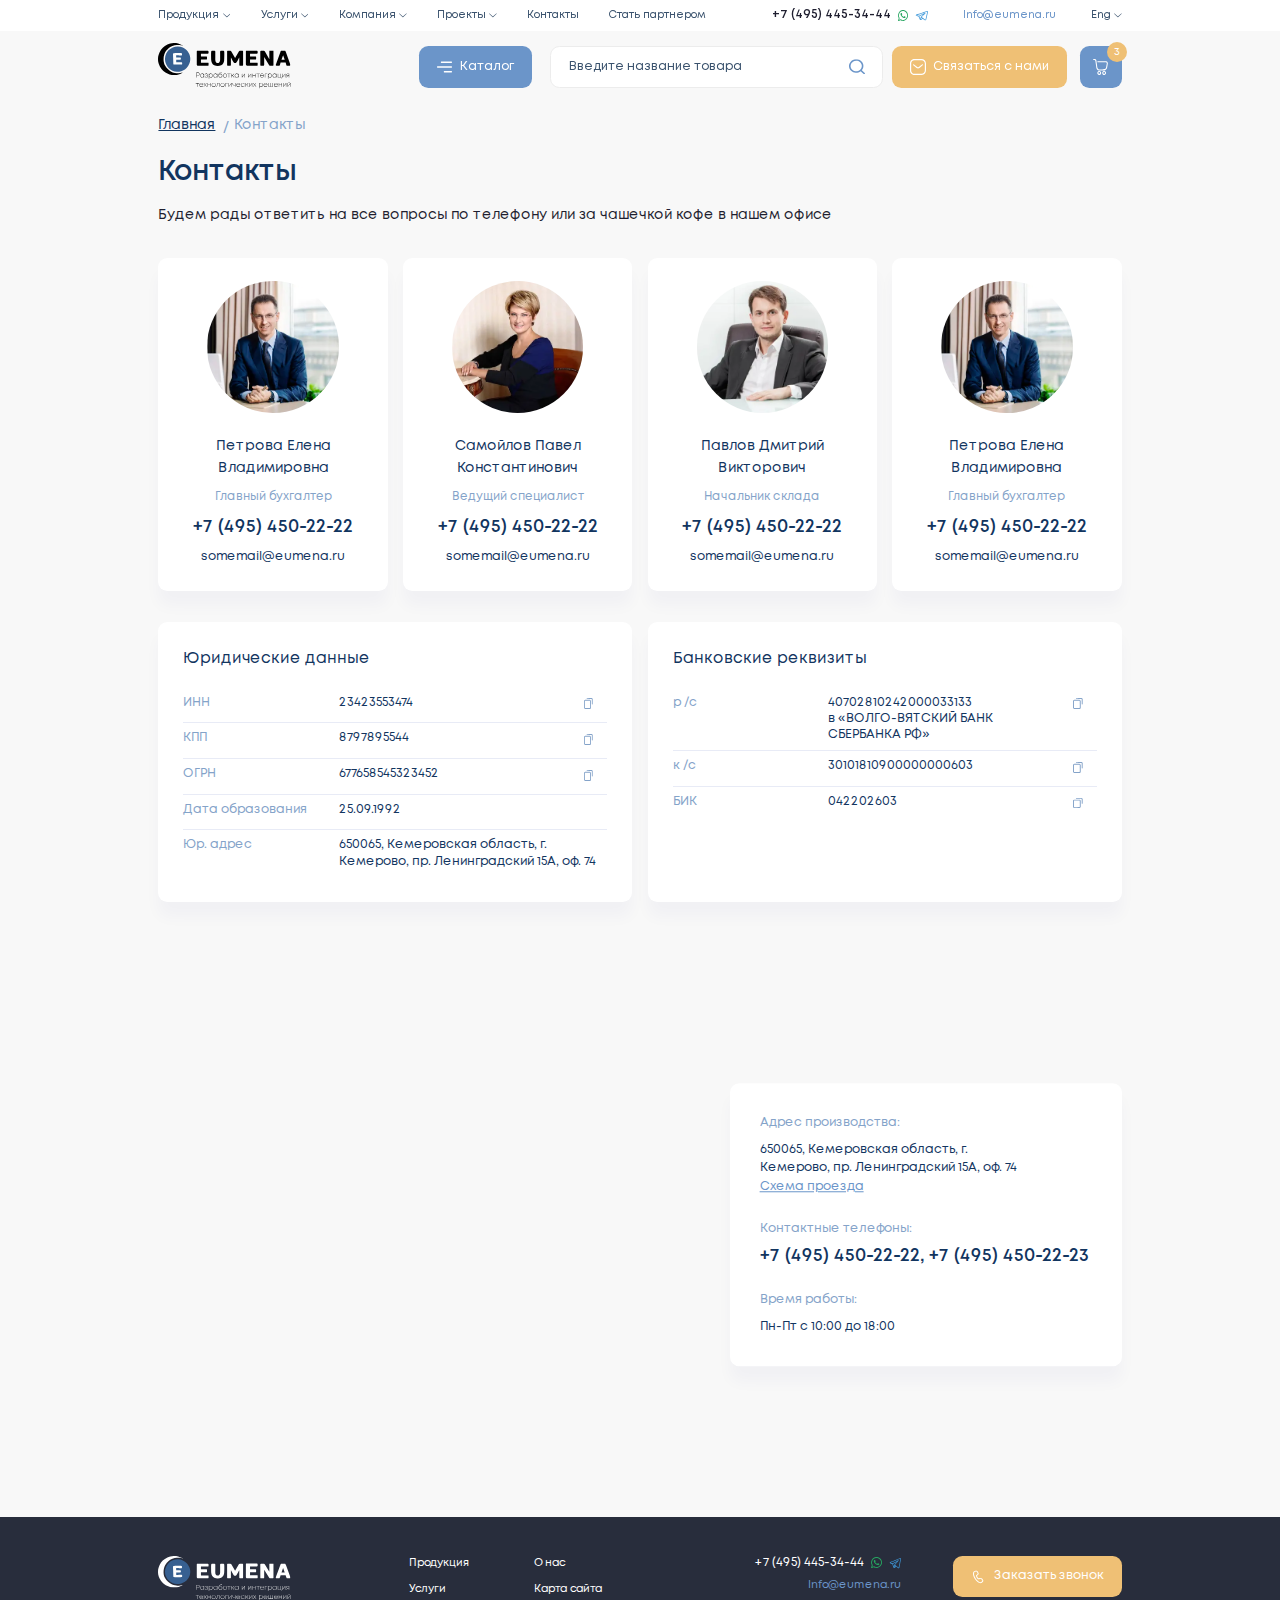
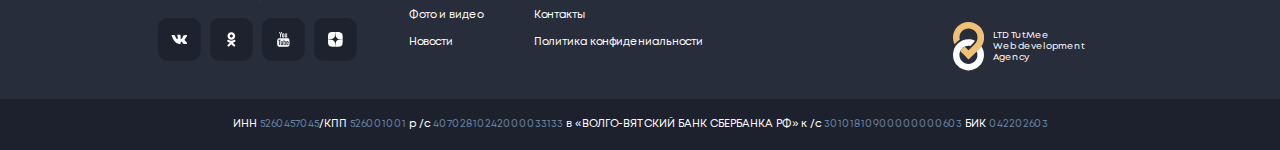
<file: contacts.html>
<!DOCTYPE html>
<html lang="ru">

<head>
    <meta charset="UTF-8">
    <meta name="viewport" content="width=device-width, initial-scale=1.0">
    <meta name="description" content="">
    <meta name="keywords" content="">
    <meta name="color-scheme" content="light only">
    <link rel="stylesheet" href="css/swiper-bundle.min.css">
    <link rel="stylesheet" href="css/fancybox.css">
    <link rel="stylesheet" href="css/nouislider.min.css">
    <link rel="stylesheet" href="css/style.min.css">
    <link rel="icon" href="img/favicon.svg" type="image/svg+xml">
    <script src="https://api-maps.yandex.ru/2.1/?lang=ru_RU&amp;apikey=9133eb49-3a97-4b2d-90be-6b80a97a5036"></script>
    <title>Контакты</title>
</head>

<body class="m-page">
    <div class="wrapper">
        <header class="header">
            <div class="header-top">
                <div class="container">
                    <div class="header-top__inner _flex-between">
                        <nav class="nav">
                            <div class="nav-item">
                                <div class="nav-item__show">
                                    <span>Продукция</span>
                                    <svg xmlns="http://www.w3.org/2000/svg" width="10" height="6" viewBox="0 0 10 6" fill="none">
                                        <path d="M0.0950568 0.634103C0.16518 0.558217 0.261133 0.500187 0.357355 0.500187C0.444222 0.500187 0.531066 0.531568 0.599806 0.595044L5.00009 4.63708L9.40037 0.595044C9.54548 0.461128 9.77186 0.469498 9.90514 0.61527C10.0391 0.760346 10.03 0.985549 9.88526 1.11946L5.24163 5.40479C5.1042 5.53174 4.89425 5.53174 4.75673 5.40479L0.113104 1.11946C-0.0298299 1.0046 -0.0388939 0.779179 0.0950568 0.634103Z" fill="#3A526D" />
                                    </svg>
                                </div>
                                <div class="nav-item__hidden">
                                    <div class="nav-item__inner">
                                        <ul>
                                            <li><a href="">Для сварочных операций</a></li>
                                            <li><a href="">Для сборочных операций</a></li>
                                            <li><a href="">Для роботизированных комплексов</a></li>
                                            <li><a href="">Для перемещения и транспортировки</a></li>
                                            <li><a href="">Для механической обработки</a></li>
                                            <li><a href="">Для работ с мастикой и лакокрасочными материалами</a></li>
                                            <li><a href="">Для контроля геометрии</a></li>
                                            <li><a href="">Для подъема и перемещения (грузоподъемное)</a></li>
                                            <li><a href="">Прочее нестандартное оборудование</a></li>
                                        </ul>
                                    </div>
                                </div>
                            </div>
                            <div class="nav-item">
                                <div class="nav-item__show">
                                    <span>Услуги</span>
                                    <svg xmlns="http://www.w3.org/2000/svg" width="10" height="6" viewBox="0 0 10 6" fill="none">
                                        <path d="M0.0950568 0.634103C0.16518 0.558217 0.261133 0.500187 0.357355 0.500187C0.444222 0.500187 0.531066 0.531568 0.599806 0.595044L5.00009 4.63708L9.40037 0.595044C9.54548 0.461128 9.77186 0.469498 9.90514 0.61527C10.0391 0.760346 10.03 0.985549 9.88526 1.11946L5.24163 5.40479C5.1042 5.53174 4.89425 5.53174 4.75673 5.40479L0.113104 1.11946C-0.0298299 1.0046 -0.0388939 0.779179 0.0950568 0.634103Z" fill="#3A526D" />
                                    </svg>
                                </div>
                                <div class="nav-item__hidden">
                                    <div class="nav-item__inner">
                                        <ul>
                                            <li><a href="">Проектирование нестандартного оборудования</a></li>
                                            <li><a href="">Изготовление деталей по чертежам заказчика</a></li>
                                            <li><a href="">Монтаж и пуско-наладка оборудования</a></li>
                                            <li><a href="">Проекты “под ключ”</a></li>
                                            <li><a href="">Прочностные расчеты</a></li>
                                            <li><a href="">Симуляция производственных процессов</a></li>
                                            <li><a href="">Реинжиниринг и восстановление тех. документации </a></li>
                                            <li><a href="">Независимая инженерно-техническая экспертиза</a></li>
                                        </ul>
                                    </div>
                                </div>
                            </div>
                            <div class="nav-item">
                                <div class="nav-item__show">
                                    <span>Компания</span>
                                    <svg xmlns="http://www.w3.org/2000/svg" width="10" height="6" viewBox="0 0 10 6" fill="none">
                                        <path d="M0.0950568 0.634103C0.16518 0.558217 0.261133 0.500187 0.357355 0.500187C0.444222 0.500187 0.531066 0.531568 0.599806 0.595044L5.00009 4.63708L9.40037 0.595044C9.54548 0.461128 9.77186 0.469498 9.90514 0.61527C10.0391 0.760346 10.03 0.985549 9.88526 1.11946L5.24163 5.40479C5.1042 5.53174 4.89425 5.53174 4.75673 5.40479L0.113104 1.11946C-0.0298299 1.0046 -0.0388939 0.779179 0.0950568 0.634103Z" fill="#3A526D" />
                                    </svg>
                                </div>
                                <div class="nav-item__hidden">
                                    <div class="nav-item__inner">
                                        <ul>
                                            <li><a href="">Компания 1</a></li>
                                            <li><a href="">Компания 2</a></li>
                                            <li><a href="">Компания 3</a></li>
                                            <li><a href="">Компания 4</a></li>
                                        </ul>
                                    </div>
                                </div>
                            </div>
                            <div class="nav-item">
                                <div class="nav-item__show">
                                    <span>Проекты</span>
                                    <svg xmlns="http://www.w3.org/2000/svg" width="10" height="6" viewBox="0 0 10 6" fill="none">
                                        <path d="M0.0950568 0.634103C0.16518 0.558217 0.261133 0.500187 0.357355 0.500187C0.444222 0.500187 0.531066 0.531568 0.599806 0.595044L5.00009 4.63708L9.40037 0.595044C9.54548 0.461128 9.77186 0.469498 9.90514 0.61527C10.0391 0.760346 10.03 0.985549 9.88526 1.11946L5.24163 5.40479C5.1042 5.53174 4.89425 5.53174 4.75673 5.40479L0.113104 1.11946C-0.0298299 1.0046 -0.0388939 0.779179 0.0950568 0.634103Z" fill="#3A526D" />
                                    </svg>
                                </div>
                                <div class="nav-item__hidden">
                                    <div class="nav-item__inner">
                                        <ul>
                                            <li>
                                                <a href="">Для сварочных операций</a>
                                                <ul>
                                                    <li><a href="">Проект 1</a></li>
                                                    <li><a href="">Проект 2</a></li>
                                                    <li><a href="">Проект 3</a></li>
                                                </ul>
                                            </li>
                                            <li><a href="">Для сборочных операций</a></li>
                                            <li><a href="">Для роботизированных комплексов</a></li>
                                            <li><a href="">Для перемещения и транспортировки</a></li>
                                            <li><a href="">Для механической обработки</a></li>
                                            <li><a href="">Для работ с мастикой и лакокрасочными материалами</a></li>
                                            <li><a href="">Для контроля геометрии</a></li>
                                            <li><a href="">Для подъема и перемещения (грузоподъемное)</a></li>
                                            <li><a href="">Прочее нестандартное оборудование</a></li>
                                        </ul>
                                    </div>
                                </div>
                            </div>
                            <a href="" class="nav__link">
                                <span>Контакты</span>
                            </a>
                            <a href="" class="nav__link">
                                <span>Стать партнером</span>
                            </a>
                        </nav>

                        <div class="header-contacts">
                            <a href="" class="header-contacts__phone">
                                +7 (495) 445-34-44
                            </a>
                            <a href="" class="header-contacts__whatsapp">
                                <img src="img/whatsapp.svg" alt="">
                            </a>
                            <a href="" class="header-contacts__tg">
                                <img src="img/tg.svg" alt="">
                            </a>
                        </div>

                        <a href="" class="header-contacts__email">
                            <span>Info@eumena.ru</span>
                        </a>

                        <div class="lang">
                            <div class="lang__show">
                                <span>Eng</span>
                                <svg xmlns="http://www.w3.org/2000/svg" width="10" height="6" viewBox="0 0 10 6" fill="none">
                                    <path d="M0.0950568 0.634103C0.16518 0.558217 0.261133 0.500187 0.357355 0.500187C0.444222 0.500187 0.531066 0.531568 0.599806 0.595044L5.00009 4.63708L9.40037 0.595044C9.54548 0.461128 9.77186 0.469498 9.90514 0.61527C10.0391 0.760346 10.03 0.985549 9.88526 1.11946L5.24163 5.40479C5.1042 5.53174 4.89425 5.53174 4.75673 5.40479L0.113104 1.11946C-0.0298299 1.0046 -0.0388939 0.779179 0.0950568 0.634103Z" fill="#3A526D" />
                                </svg>
                            </div>
                            <div class="lang__hidden">
                                <div class="lang__items">
                                    <a href="" class="lang__item">Ru</a>
                                    <a href="" class="lang__item">Eng</a>
                                    <a href="" class="lang__item">Esp</a>
                                </div>
                            </div>
                        </div>
                    </div>
                </div>
                <button class="header-top__close _toggle-menu m-btn m-btn-blue">
                    <img src="img/burger2.svg" alt="">
                </button>
            </div>
            <div class="header-top__bg modal-bg _toggle-menu"></div>

            <div class="header-bottom">
                <div class="container">
                    <div class="header-bottom__inner _flex-between">
                        <a href="" class="header__logo">
                            <img src="img/logo2.svg" alt="">
                        </a>

                        <div class="header-bottom__right _flex">
                            <button data-modal="catalogModal" class="header__catalog-btn m-btn m-btn-blue">
                                <img src="img/burger.svg" alt="">
                                <span>Каталог</span>
                            </button>
                            <form class="header-search">
                                <div class="fg">
                                    <input type="text" placeholder="Введите название товара">
                                </div>
                                <button class="header-search__btn">
                                    <img src="img/search.svg" alt="">
                                </button>
                            </form>
                            <a href="" class="header__call m-btn m-btn-yellow">
                                <img src="img/mail.svg" alt="">
                                <span>Связаться с нами</span>
                            </a>
                            <a href="" class="header__cart m-btn m-btn-blue">
                                <img src="img/cart.svg" alt="">
                                <div class="header__cart-num">
                                    <span>3</span>
                                </div>
                            </a>
                            <button class="_toggle-menu burger m-btn m-btn-blue">
                                <img src="img/burger.svg" alt="">
                            </button>
                        </div>
                    </div>
                </div>
            </div>

            <div class="modal header-catalog" id="catalogModal">
                <div class="modal__bg modal-bg _close-modal"></div>
                <div class="modal__dialog">
                    <button class="close-btn _close-modal">
                        <svg xmlns="http://www.w3.org/2000/svg" width="29" height="29" viewBox="0 0 29 29" fill="none">
                            <path fill-rule="evenodd" clip-rule="evenodd" d="M27.5619 0.0661201C27.473 0.100869 24.4978 3.03264 20.9503 6.58123L14.5003 13.0331L8.04993 6.58284C1.03713 -0.429876 1.48518 -0.0244081 0.875343 0.0900624C0.55707 0.149789 0.170254 0.536879 0.11057 0.855377C-0.00381906 1.46565 -0.408999 1.01734 6.5985 8.03479L13.0439 14.4893L6.56636 20.9766C-0.463833 28.0173 -0.068159 27.5804 0.0440964 28.1793C0.101453 28.4849 0.514586 28.8984 0.820056 28.9558C1.41903 29.0682 0.981067 29.4653 8.01734 22.4291L14.4996 15.9468L20.9823 22.4289C28.0295 29.4755 27.5799 29.0684 28.1892 28.954C28.5075 28.8942 28.8943 28.5071 28.954 28.1886C29.0685 27.5783 29.4765 28.0296 22.4338 20.9769L15.956 14.49L22.4336 8.00269C29.4568 0.968941 29.0679 1.39803 28.9569 0.805551C28.8463 0.216245 28.1385 -0.159003 27.5619 0.0661201Z" fill="#E8EBF6" />
                        </svg>
                    </button>
                    <form class="header-search">
                        <div class="fg">
                            <input type="text" placeholder="Введите название товара или услуги">
                        </div>
                        <button class="header-search__btn">
                            <img src="img/search.svg" alt="">
                        </button>
                    </form>
                    <div class="header-catalog__grid grid grid2">
                        <div class="header-catalog__col">
                            <div class="header-catalog__title">
                                Продукция
                            </div>
                            <div class="header-catalog__links">
                                <ul>
                                    <li><a href="">Для сварочных операций</a></li>
                                    <li><a href="">Для сборочных операций</a></li>
                                    <li><a href="">Для роботизированных комплексов</a></li>
                                    <li><a href="">Для перемещения и транспортировки</a></li>
                                    <li><a href="">Для механической обработки</a></li>
                                    <li><a href="">Для работ с мастикой и лакокрасочными материалами</a></li>
                                    <li><a href="">Для контроля геометрии</a></li>
                                    <li><a href="">Для подъема и перемещения (грузоподъемное)</a></li>
                                    <li><a href="">Прочее нестандартное оборудование</a></li>
                                </ul>
                            </div>
                        </div>
                        <div class="header-catalog__col">
                            <div class="header-catalog__title">
                                Услуги
                            </div>
                            <div class="header-catalog__links">
                                <ul>
                                    <li><a href="">Проектирование нестандартного оборудования</a></li>
                                    <li><a href="">Изготовление деталей по чертежам заказчика</a></li>
                                    <li><a href="">Монтаж и пуско-наладка оборудования</a></li>
                                    <li><a href="">Проекты “под ключ”</a></li>
                                    <li><a href="">Прочностные расчеты</a></li>
                                    <li><a href="">Симуляция производственных процессов</a></li>
                                    <li><a href="">Реинжиниринг и восстановление тех. документации </a></li>
                                    <li><a href="">Независимая инженерно-техническая экспертиза</a></li>
                                </ul>
                            </div>
                        </div>
                    </div>
                </div>
            </div>


        </header>
        <main class="content">

            <div class="page-top animated animated-opacity">
                <div class="container">
                    <ul class="breadcrumbs">
                        <li><a href="">Главная</a></li>
                        <li><a>Контакты</a></li>
                    </ul>
                </div>
            </div>

            <div class="contacts">
                <div class="container">
                    <h1 class="h2 dark-text animated animated-opacity">
                        Контакты
                    </h1>
                    <div class="contacts__desc animated animated-opacity">
                        <div class="text18 text16-tablet">
                            Будем рады ответить на все вопросы по телефону или за чашечкой кофе в нашем офисе
                        </div>
                    </div>
                    <div class="contacts__items grid grid4 grid-tablet2 grid-mob">
                        <div class="team-card animated animated-opacity">
                            <div class="team-card__img">
                                <img src="img/team-img.webp" alt="">
                            </div>
                            <div class="team-card__name text18">
                                Петрова Елена Владимировна
                            </div>
                            <div class="team-card__prof text18">
                                Главный бухгалтер
                            </div>
                            <a href="tel:+74954502222" class="team-card__phone">
                                +7 (495) 450-22-22
                            </a>
                            <a href="mailto:somemail@eumena.ru" class="team-card__email text16">
                                somemail@eumena.ru
                            </a>
                        </div>
                        <div class="team-card animated animated-opacity">
                            <div class="team-card__img">
                                <img src="img/team-img2.webp" alt="">
                            </div>
                            <div class="team-card__name text18">
                                Самойлов Павел Константинович
                            </div>
                            <div class="team-card__prof text18">
                                Ведущий специалист
                            </div>
                            <a href="tel:+74954502222" class="team-card__phone">
                                +7 (495) 450-22-22
                            </a>
                            <a href="mailto:somemail@eumena.ru" class="team-card__email text16">
                                somemail@eumena.ru
                            </a>
                        </div>
                        <div class="team-card animated animated-opacity">
                            <div class="team-card__img">
                                <img src="img/team-img3.webp" alt="">
                            </div>
                            <div class="team-card__name text18">
                                Павлов Дмитрий Викторович
                            </div>
                            <div class="team-card__prof text18">
                                Начальник склада
                            </div>
                            <a href="tel:+74954502222" class="team-card__phone">
                                +7 (495) 450-22-22
                            </a>
                            <a href="mailto:somemail@eumena.ru" class="team-card__email text16">
                                somemail@eumena.ru
                            </a>
                        </div>
                        <div class="team-card animated animated-opacity">
                            <div class="team-card__img">
                                <img src="img/team-img.webp" alt="">
                            </div>
                            <div class="team-card__name text18">
                                Петрова Елена Владимировна
                            </div>
                            <div class="team-card__prof text18">
                                Главный бухгалтер
                            </div>
                            <a href="tel:+74954502222" class="team-card__phone">
                                +7 (495) 450-22-22
                            </a>
                            <a href="mailto:somemail@eumena.ru" class="team-card__email text16">
                                somemail@eumena.ru
                            </a>
                        </div>
                    </div>
                    <div class="contacts__items grid grid2 grid-tablet">
                        <div class="requisites-group animated animated-opacity">
                            <div class="h3 dark-text regular-text">
                                Юридические данные
                            </div>
                            <div class="requisites-group__items">
                                <div class="requisite-item">

                                    <div class="m-copy">
                                        <button data-copy="23423553474" class="m-copy__btn">
                                            <img src="img/copy.svg" alt="">
                                        </button>
                                        <div class="hint">
                                            <div class="hint__inner">
                                                <div class="text14">
                                                    Скопировано
                                                </div>
                                            </div>
                                        </div>
                                    </div>


                                    <div class="requisite-item__title">
                                        ИНН
                                    </div>
                                    <div class="requisite-item__desc">
                                        23423553474
                                    </div>
                                </div>
                                <div class="requisite-item">

                                    <div class="m-copy">
                                        <button data-copy="8797895544" class="m-copy__btn">
                                            <img src="img/copy.svg" alt="">
                                        </button>
                                        <div class="hint">
                                            <div class="hint__inner">
                                                <div class="text14">
                                                    Скопировано
                                                </div>
                                            </div>
                                        </div>
                                    </div>


                                    <div class="requisite-item__title">
                                        КПП
                                    </div>
                                    <div class="requisite-item__desc">
                                        8797895544
                                    </div>
                                </div>
                                <div class="requisite-item">

                                    <div class="m-copy">
                                        <button data-copy="677658545323452" class="m-copy__btn">
                                            <img src="img/copy.svg" alt="">
                                        </button>
                                        <div class="hint">
                                            <div class="hint__inner">
                                                <div class="text14">
                                                    Скопировано
                                                </div>
                                            </div>
                                        </div>
                                    </div>


                                    <div class="requisite-item__title">
                                        ОГРН
                                    </div>
                                    <div class="requisite-item__desc">
                                        677658545323452
                                    </div>
                                </div>
                                <div class="requisite-item">

                                    <div class="requisite-item__title">
                                        Дата образования
                                    </div>
                                    <div class="requisite-item__desc">
                                        25.09.1992
                                    </div>
                                </div>
                                <div class="requisite-item">

                                    <div class="requisite-item__title">
                                        Юр. адрес
                                    </div>
                                    <div class="requisite-item__desc">
                                        650065, Кемеровская область, г. Кемерово, пр. Ленинградский 15А, оф. 74
                                    </div>
                                </div>
                            </div>
                        </div>
                        <div class="requisites-group animated animated-opacity">
                            <div class="h3 dark-text regular-text">
                                Банковские реквизиты
                            </div>
                            <div class="requisites-group__items">
                                <div class="requisite-item">

                                    <div class="m-copy">
                                        <button data-copy="40702810242000033133 " class="m-copy__btn">
                                            <img src="img/copy.svg" alt="">
                                        </button>
                                        <div class="hint">
                                            <div class="hint__inner">
                                                <div class="text14">
                                                    Скопировано
                                                </div>
                                            </div>
                                        </div>
                                    </div>


                                    <div class="requisite-item__title">
                                        р /с
                                    </div>
                                    <div class="requisite-item__desc">
                                        40702810242000033133 <br>в «ВОЛГО-ВЯТСКИЙ БАНК СБЕРБАНКА РФ»
                                    </div>
                                </div>
                                <div class="requisite-item">

                                    <div class="m-copy">
                                        <button data-copy="30101810900000000603" class="m-copy__btn">
                                            <img src="img/copy.svg" alt="">
                                        </button>
                                        <div class="hint">
                                            <div class="hint__inner">
                                                <div class="text14">
                                                    Скопировано
                                                </div>
                                            </div>
                                        </div>
                                    </div>


                                    <div class="requisite-item__title">
                                        к /с
                                    </div>
                                    <div class="requisite-item__desc">
                                        30101810900000000603
                                    </div>
                                </div>
                                <div class="requisite-item">

                                    <div class="m-copy">
                                        <button data-copy="042202603" class="m-copy__btn">
                                            <img src="img/copy.svg" alt="">
                                        </button>
                                        <div class="hint">
                                            <div class="hint__inner">
                                                <div class="text14">
                                                    Скопировано
                                                </div>
                                            </div>
                                        </div>
                                    </div>


                                    <div class="requisite-item__title">
                                        БИК
                                    </div>
                                    <div class="requisite-item__desc">
                                        042202603
                                    </div>
                                </div>
                            </div>
                        </div>
                    </div>
                </div>
                <div class="contacts-bottom">
                    <div class="contacts-bottom__wrap">
                        <div class="contacts-bottom__group">
                            <div class="contacts-bottom__title text16">
                                Адрес производства:
                            </div>
                            <div class="contacts-bottom__address">
                                650065, Кемеровская область,
                                г. Кемерово, пр. Ленинградский 15А, оф. 74
                                <a href="" class="underline-text">Схема проезда</a>
                            </div>
                        </div>
                        <div class="contacts-bottom__group">
                            <div class="contacts-bottom__title text16">
                                Контактные телефоны:
                            </div>
                            <div class="contacts-bottom__phones">
                                <a href="tel:+74954502222" class="contacts-bottom__phone">
                                    +7 (495) 450-22-22,
                                </a>
                                <a href="tel:+74954502223" class="contacts-bottom__phone">
                                    +7 (495) 450-22-23
                                </a>
                            </div>
                        </div>
                        <div class="contacts-bottom__group">
                            <div class="contacts-bottom__title text16">
                                Время работы:
                            </div>
                            <div class="contacts-bottom__time">
                                Пн-Пт с 10:00 до 18:00
                            </div>
                        </div>
                    </div>
                    <div class="map" id="map">

                    </div>
                    <script>
                        ymaps.ready(init);
                        let coord = [55.352726, 86.168253]
                        let mapPoints = [{
                            marker: "img/marker2.svg",
                            cords: [55.352726, 86.168253],
                        }, ]



                        function init() {
                            let myMap = new ymaps.Map("map", {
                                center: coord,
                                zoom: 16,
                                controls: [],
                            });

                            let placeMarks = [

                            ]

                            myMap.behaviors.disable('scrollZoom');

                            mapPoints.forEach((el, index) => {
                                let placeMark = new ymaps.Placemark(el.cords, {
                                    balloonContentHeader: ``,
                                    balloonContentBody: ``,
                                    balloonContentFooter: '',
                                    hintContent: '',
                                }, {
                                    iconLayout: 'default#image',
                                    iconImageHref: el.marker,
                                    iconImageSize: [33, 40],
                                    iconImageOffset: [-16.5, -20],
                                    hideIconOnBalloonOpen: false,
                                });
                                myMap.geoObjects.add(placeMark);
                                placeMarks.push(placeMark)

                            })





                        }
                    </script>

                </div>
            </div>



        </main>
        <footer class="footer">
            <div class="footer-top m-section">
                <div class="container">
                    <div class="footer-top__inner">
                        <div class="footer-top__col">
                            <a href="" class="footer__logo">
                                <img src="img/logo.svg" alt="">
                            </a>
                            <div class="socials">
                                <a href="" class="socials__item">
                                    <svg width="55" height="55" viewBox="0 0 55 55" fill="none" xmlns="http://www.w3.org/2000/svg">
                                        <rect width="55" height="55" rx="12" fill="#1E222F" />
                                        <path d="M27.1215 21.503C26.0484 21.491 25.1352 21.503 24.6215 21.7672C24.279 21.9414 24.0164 22.3377 24.1762 22.3557C24.376 22.3857 24.8269 22.4878 25.0667 22.8301C25.3749 23.2685 25.3635 24.2593 25.3635 24.2593C25.3635 24.2593 25.5347 26.9855 24.9468 27.3278C24.5415 27.562 23.9879 27.0876 22.7892 24.9198C22.1785 23.8029 21.7161 22.5719 21.7161 22.5719C21.7161 22.5719 21.6305 22.3437 21.4707 22.2236C21.2766 22.0735 21.0084 22.0254 21.0084 22.0254L18.1487 22.0435C18.1487 22.0435 17.7206 22.0615 17.5665 22.2536C17.4238 22.4338 17.5551 22.7881 17.5551 22.7881C17.5551 22.7881 19.7926 28.2946 22.3269 31.0688C24.65 33.6149 27.287 33.4468 27.287 33.4468H28.4857C28.4857 33.4468 28.8453 33.4047 29.0279 33.2006C29.1992 33.0084 29.1935 32.6481 29.1935 32.6481C29.1935 32.6481 29.1706 30.9607 29.9126 30.7085C30.649 30.4683 31.5851 32.3419 32.5839 33.0625C33.3431 33.6089 33.9196 33.4888 33.9196 33.4888L36.5909 33.4468C36.5909 33.4468 37.9836 33.3567 37.3215 32.1977C37.2701 32.1077 36.939 31.3451 35.3408 29.7838C33.6627 28.1504 33.8853 28.4147 35.9059 25.5863C37.1331 23.8629 37.624 22.8121 37.4699 22.3557C37.3215 21.9294 36.4196 22.0435 36.4196 22.0435L33.4116 22.0615C33.4116 22.0615 33.189 22.0314 33.0234 22.1335C32.8636 22.2356 32.7609 22.4758 32.7609 22.4758C32.7609 22.4758 32.2814 23.8089 31.6478 24.9438C30.3122 27.3338 29.77 27.4659 29.5531 27.3158C29.0451 26.9675 29.1706 25.9226 29.1706 25.184C29.1706 22.8601 29.5074 21.8993 28.5199 21.6471C28.1946 21.5631 27.9549 21.509 27.1215 21.503Z" fill="#FFF" />
                                    </svg>
                                </a>
                                <a href="" class="socials__item">
                                    <svg width="55" height="55" viewBox="0 0 55 55" fill="none" xmlns="http://www.w3.org/2000/svg">
                                        <rect width="55" height="55" rx="12" fill="#1E222F" />
                                        <path d="M27.5018 21.1343C28.5887 21.1343 29.4728 22.0188 29.4728 23.1063C29.4728 24.1899 28.5887 25.0744 27.5018 25.0744C26.415 25.0744 25.5309 24.1899 25.5309 23.1063C25.5309 22.0188 26.415 21.1343 27.5018 21.1343ZM27.5018 28.0036C30.2037 28.0036 32.3966 25.8096 32.3966 23.1063C32.3966 20.4029 30.2037 18.2051 27.5018 18.2051C24.8 18.2051 22.6032 20.4029 22.6032 23.1063C22.6032 25.8057 24.8 28.0036 27.5018 28.0036ZM29.4268 31.7484C30.3951 31.5301 31.3289 31.1472 32.19 30.6035C32.8406 30.1938 33.0357 29.3323 32.6263 28.6813C32.2168 28.0304 31.3557 27.8313 30.7051 28.2448C28.7533 29.4701 26.2466 29.4701 24.2986 28.2448C23.6442 27.8313 22.7831 28.0304 22.3736 28.6813C21.9641 29.3323 22.1593 30.1938 22.8137 30.6035C23.671 31.1472 24.6086 31.5301 25.5768 31.7484L22.9132 34.4134C22.3698 34.9571 22.3698 35.8416 22.9171 36.3854C23.1888 36.6572 23.5447 36.7951 23.9006 36.7951C24.2565 36.7951 24.6163 36.6572 24.888 36.3854L27.5018 33.7701L30.1195 36.3854C30.663 36.9291 31.5432 36.9291 32.0905 36.3854C32.6339 35.8416 32.6339 34.9571 32.0905 34.4134L29.4268 31.7484Z" fill="white" />
                                    </svg>
                                </a>
                                <a href="" class="socials__item">
                                    <svg width="55" height="55" viewBox="0 0 55 55" fill="none" xmlns="http://www.w3.org/2000/svg">
                                        <rect width="55" height="55" rx="12" fill="#1E222F" />
                                        <path fill-rule="evenodd" clip-rule="evenodd" d="M22.1142 18.0757C22.1142 18.1118 22.3966 18.993 22.7417 20.034L23.3692 21.9266V23.5193V25.1121H23.9444H24.5196V23.7322C24.5196 22.3546 24.5207 22.3489 25.0983 20.4642C25.4165 19.4258 25.7207 18.4466 25.7744 18.2881L25.8719 18L25.2751 18.0308L24.6785 18.0616L24.3637 19.2629C24.1906 19.9236 24.0225 20.49 23.9902 20.5215C23.9579 20.553 23.8499 20.244 23.7501 19.8348C23.6504 19.4257 23.497 18.8477 23.4093 18.5505L23.2498 18.0101H22.682C22.3697 18.0101 22.1142 18.0396 22.1142 18.0757ZM26.7158 19.8323C26.3196 19.9742 25.9889 20.4236 25.8717 20.9793C25.7099 21.7464 25.7875 24.034 25.989 24.4393C26.3443 25.1536 27.3502 25.4298 28.0555 25.0065C28.6136 24.6717 28.7029 24.3125 28.7029 22.4031C28.7029 20.8181 28.6886 20.6957 28.4645 20.3684C28.3333 20.1769 28.1097 19.9623 27.9677 19.8915C27.7071 19.7617 27.0055 19.7286 26.7158 19.8323ZM29.5047 19.8285C29.4096 19.9222 29.4308 23.6907 29.5304 24.3809C29.6547 25.2425 30.1867 25.4618 30.9368 24.9608C31.2978 24.7198 31.3175 24.7171 31.3175 24.9094C31.3175 25.0841 31.3898 25.1121 31.8404 25.1121H32.3633V22.4303V19.7485L31.8665 19.7799L31.3697 19.8113L31.3413 21.8642C31.3173 23.5925 31.2859 23.9466 31.1421 24.1029C30.8748 24.3937 30.6211 24.3359 30.5462 23.9671C30.5102 23.7901 30.4808 22.7711 30.4808 21.7026V19.7599H30.0276C29.7783 19.7599 29.543 19.7907 29.5047 19.8285ZM27.6337 22.3708C27.6638 24.0725 27.6174 24.2887 27.2234 24.2887C26.9105 24.2887 26.8204 23.8714 26.8204 22.4225C26.8204 20.924 26.8987 20.6574 27.3242 20.7058L27.6048 20.7377L27.6337 22.3708ZM23.2543 26.1376C21.3721 26.248 21.0468 26.3105 20.5633 26.6553C19.7358 27.2451 19.5005 28.3394 19.5 31.5993C19.4994 35.5606 19.8973 36.5606 21.5982 36.8713C22.5367 37.0429 32.4637 37.0429 33.4022 36.8713C35.1156 36.5583 35.5015 35.5694 35.5 31.4964C35.4984 27.3608 35.1005 26.4788 33.1283 26.2397C32.0263 26.106 25.0275 26.0338 23.2543 26.1376ZM23.9967 28.4573V28.9205H23.4215H22.8463V31.9054V34.8904H22.3757H21.9051V31.9054V28.9205H21.3299H20.7547V28.4573V27.9941H22.3757H23.9967V28.4573ZM28.7029 29.0749C28.7029 29.6693 28.7382 30.1546 28.7813 30.1534C28.8244 30.1521 28.9774 30.0605 29.1212 29.9498C29.4387 29.7053 30.0884 29.6812 30.3163 29.9055C30.5768 30.1619 30.6001 30.4085 30.5656 32.5446C30.5364 34.3561 30.5129 34.5824 30.3339 34.7769C30.0565 35.0781 29.5317 35.0601 29.1403 34.736C28.7647 34.4249 28.7029 34.4176 28.7029 34.6845C28.7029 34.8561 28.6331 34.8904 28.2846 34.8904H27.8662V31.4422V27.9941H28.2846H28.7029V29.0749ZM25.1712 31.9298C25.1974 33.9579 25.2133 34.1183 25.3917 34.152C25.4976 34.1721 25.6975 34.0836 25.8362 33.9554C26.0858 33.7246 26.0884 33.7021 26.0884 31.7331V29.7439H26.5067H26.925V32.3171V34.8904H26.5067C26.1299 34.8904 26.0884 34.8647 26.0884 34.6324V34.3744L25.6543 34.6839C25.2289 34.9872 24.8075 35.0719 24.5439 34.9072C24.2809 34.743 24.2059 34.0829 24.2059 31.9319V29.7439H24.6744H25.1429L25.1712 31.9298ZM33.7609 29.9973C34.155 30.3567 34.2457 30.6672 34.2457 31.6548V32.523H33.3045H32.3633V33.1474C32.3633 33.9265 32.4859 34.1699 32.8786 34.1699C33.2125 34.1699 33.3045 34.0235 33.3045 33.4924C33.3045 33.1441 33.3091 33.1406 33.7751 33.1406H34.2457L34.245 33.6295C34.2439 34.4721 33.7453 34.9828 32.9172 34.9897C32.3252 34.9945 31.9855 34.8245 31.7071 34.3837C31.5085 34.0693 31.4691 33.8379 31.4371 32.7995C31.3823 31.0211 31.4696 30.4999 31.8923 30.0839C32.2059 29.7753 32.2953 29.7439 32.8605 29.7439C33.3771 29.7439 33.5304 29.7871 33.7609 29.9973ZM28.9354 30.6247C28.7124 30.7784 28.7029 30.8492 28.7029 32.3539C28.7029 34.0505 28.7389 34.1699 29.2493 34.1699C29.6714 34.1699 29.7487 33.8778 29.7487 32.2818C29.7487 31.2177 29.7134 30.8722 29.5859 30.6932C29.3936 30.4228 29.25 30.4077 28.9354 30.6247ZM32.5276 30.6261C32.4221 30.73 32.3633 30.9718 32.3633 31.3008V31.8138L32.86 31.7824L33.3568 31.751L33.338 31.2403C33.3125 30.5486 32.9136 30.2463 32.5276 30.6261Z" fill="white" />
                                    </svg>
                                </a>
                                <a href="" class="socials__item">
                                    <svg width="55" height="55" viewBox="0 0 55 55" fill="none" xmlns="http://www.w3.org/2000/svg">
                                        <rect width="55" height="55" rx="12" fill="#1E222F" />
                                        <path fill-rule="evenodd" clip-rule="evenodd" d="M25.0131 18.0153C22.1882 18.0662 20.6407 18.386 19.6658 19.1204C18.8013 19.7717 18.3231 20.9469 18.1302 22.8947C18.0392 23.8131 18.0026 24.8301 18.0024 26.4443L18.0023 27.4064L18.1803 27.3977C18.2782 27.3929 18.5827 27.3818 18.8569 27.3729C22.0964 27.2684 23.4159 27.0628 24.5312 26.4891C25.7971 25.8379 26.6088 24.7375 26.967 23.1875C27.1878 22.232 27.2963 21.0608 27.3703 18.8354C27.3793 18.5656 27.3906 18.2683 27.3955 18.1747L27.4045 18.0046L26.3156 18.008C25.7167 18.0099 25.1306 18.0132 25.0131 18.0153ZM27.5999 18.1803C27.6048 18.2795 27.616 18.585 27.6249 18.8591C27.7296 22.1004 27.9348 23.4181 28.5087 24.5335C29.1154 25.7129 30.1301 26.5105 31.5096 26.8925C32.493 27.1648 33.7251 27.2915 36.1782 27.3728C36.448 27.3817 36.7428 27.3932 36.8333 27.3982L36.9977 27.4075L36.9882 26.0571C36.9771 24.4761 36.9557 23.8783 36.8811 23.0609C36.79 22.0626 36.6351 21.2807 36.4078 20.6712C36.2634 20.2838 36.0245 19.8485 35.8087 19.5792C35.2805 18.9201 34.3574 18.4761 33.0462 18.2504C32.0621 18.081 31.1009 18.0242 28.9727 18.0095L27.5911 18L27.5999 18.1803ZM18.0024 28.5555C18.0027 31.4834 18.1457 33.0126 18.5252 34.1492C18.7498 34.8218 19.0877 35.382 19.4746 35.7233C20.0811 36.2583 20.9458 36.5995 22.1565 36.7817C23.1733 36.9348 24.3777 36.995 26.4264 36.9953L27.4045 36.9955L27.3956 36.8254C27.3907 36.7318 27.3795 36.4273 27.3707 36.1488C27.2802 33.2862 27.1077 31.9604 26.6878 30.9026C26.2762 29.8654 25.5264 29.0267 24.5649 28.528C23.435 27.9421 22.1269 27.7365 18.8331 27.6274C18.5633 27.6185 18.266 27.6071 18.1724 27.6022L18.0023 27.5933L18.0024 28.5555ZM36.7875 27.6049C36.7483 27.6072 36.4705 27.6169 36.1702 27.6265C33.5758 27.7091 32.3235 27.8481 31.3038 28.1668C29.6913 28.6707 28.5953 29.8015 28.1223 31.4494C27.8388 32.4375 27.7073 33.6845 27.6251 36.1646C27.6162 36.4345 27.6048 36.7328 27.5998 36.8276L27.5907 37L28.9646 36.9905C30.2649 36.9815 30.7151 36.9705 31.3592 36.9319C32.8842 36.8405 33.922 36.63 34.7064 36.2529C35.4265 35.9067 35.8544 35.4897 36.2015 34.7957C36.7899 33.6191 36.992 32.0262 36.9929 28.5564L36.9932 27.595L36.9259 27.5978C36.8889 27.5994 36.8266 27.6026 36.7875 27.6049Z" fill="white" />
                                    </svg>
                                </a>
                            </div>

                        </div>
                        <div class="footer-top__col2">
                            <div class="footer-nav">
                                <ul>
                                    <li><a href="">Продукция</a> </li>
                                    <li><a href="">Услуги</a> </li>
                                    <li><a href="">Фото и видео</a></li>
                                    <li><a href="">Новости</a> </li>
                                </ul>
                            </div>
                        </div>
                        <div class="footer-top__col3">
                            <div class="footer-nav">
                                <ul>
                                    <li><a href="">О нас</a> </li>
                                    <li><a href="">Карта сайта</a> </li>
                                    <li><a href="">Контакты</a></li>
                                    <li><a href="">Политика конфидениальности</a> </li>
                                </ul>
                            </div>
                        </div>
                        <div class="footer-top__col4">
                            <div class="footer-contacts">
                                <div class="footer-contacts__call _flex">
                                    <a href="tel:+74954453444" class="footer-contacts__phone">
                                        +7 (495) 445-34-44
                                    </a>
                                    <a href="" class="footer-contacts__whatsapp">
                                        <img src="img/whatsapp.svg" alt="">
                                    </a>
                                    <a href="" class="footer-contacts__tg">
                                        <img src="img/tg.svg" alt="">
                                    </a>
                                </div>
                                <a href="mailto:Info@eumena.ru" class="footer-contacts__email">
                                    Info@eumena.ru
                                </a>
                            </div>
                        </div>
                        <div class="footer-top__col5">
                            <button class="footer-top__btn m-btn m-btn-yellow">
                                <img src="img/phone.svg" alt="">
                                <span>Заказать звонок</span>
                            </button>
                            <a target="_blank" href="https://tutmee.ru/" class="footer__by">
                                <svg xmlns="http://www.w3.org/2000/svg" id="_x31_" viewBox="-272 383.1 49.3 76.8">
                                    <style>
                                        .tutmee_log_svg0 {
                                            fill: #EFC075
                                        }

                                        .tutmee_log_svg1 {
                                            fill: #fff
                                        }
                                    </style>
                                    <path class="tutmee_log_svg0" d="M-247.4 383.1c-6.8 0-13 2.8-17.4 7.2-4.4 4.5-7.2 10.6-7.2 17.4 0 2.9.5 5.8 1.5 8.4.3.9.7 1.7 1.1 2.5.8-1.1 1.6-2 2.5-3 1.7-1.7 3.6-3.1 5.7-4.3-.3-1.2-.5-2.4-.5-3.7 0-3.9 1.6-7.5 4.2-10.1s6.2-4.2 10.1-4.2c3.9 0 7.5 1.6 10.1 4.2s4.2 6.2 4.2 10.1c0 1.7-.3 3.4-.8 4.8-.6 1.6-1.4 3-2.4 4.3-2.5 3-6.4 6.8-10.1 10.3l-.9.9-1-.9c-1.6-1.6-3.3-3.2-4.9-4.8-1.6.7-3 1.7-4.2 2.9-1.3 1.3-2.3 2.8-3 4.4 1.6 1.6 3.3 3.2 4.9 4.9 1.1 1 2.1 2.1 4.5 4.5l3.7 3.7 3.7-3.7c1.8-1.8 3.1-3 4.5-4.3 3.8-3.7 7.9-7.6 10.9-11.2 1.8-2.2 3.2-4.6 4.2-7.3.9-2.6 1.5-5.4 1.5-8.3 0-6.8-2.8-13-7.2-17.4-4.7-4.5-10.9-7.3-17.7-7.3z"></path>
                                    <path class="tutmee_log_svg1" d="M-247.4 410.6c-6.8 0-13 2.8-17.4 7.2-4.4 4.5-7.2 10.7-7.2 17.5 0 6.8 2.8 13 7.2 17.4 4.5 4.5 10.6 7.2 17.4 7.2 6.8 0 13-2.8 17.4-7.2 4.5-4.5 7.2-10.6 7.2-17.4 0-5.1-1.6-9.9-4.2-13.8-.4.6-.9 1.3-1.4 1.9-1.7 2-3.7 4.2-5.9 6.3.7 1.7 1.1 3.6 1.1 5.6 0 3.9-1.6 7.5-4.2 10.1-2.6 2.6-6.2 4.2-10.1 4.2-3.9 0-7.5-1.6-10.1-4.2s-4.2-6.2-4.2-10.1 1.6-7.5 4.2-10.1 6.2-4.2 10.1-4.2c1 0 2 .1 3 .3 2.2-2.1 4.2-4.2 5.7-6 .6-.7 1.2-1.6 1.6-2.4-3-1.5-6.5-2.3-10.2-2.3z"></path>
                                </svg>
                                <span class="text12">
                        LTD TutMee<br>
                        Web development<br>
                        Agency
                    </span>
                            </a>
                        </div>
                    </div>
                </div>
            </div>
            <div class="footer-bottom m-section">
                <div class="container">
                    <div class="footer-bottom__inner">
                        <div class="footer-bottom__info text14">
                            ИНН <span>5260457045</span>/КПП <span>526001001</span> р /с <span>40702810242000033133</span> в «ВОЛГО-ВЯТСКИЙ БАНК СБЕРБАНКА РФ»
                            к /с <span>30101810900000000603</span> БИК <span>042202603</span>
                        </div>
                    </div>
                </div>
            </div>
        </footer>
    </div>

    <script src="js/jquery.min.js"></script>
    <script src="js/jquery.maskedinput.min.js"></script>
    <script src="js/swiper-bundle.min.js"></script>
    <script src="js/fancybox.umd.js"></script>
    <script src="js/nouislider.min.js"></script>
    <script src="js/main.min.js"></script>

</body>

</html>
</file>
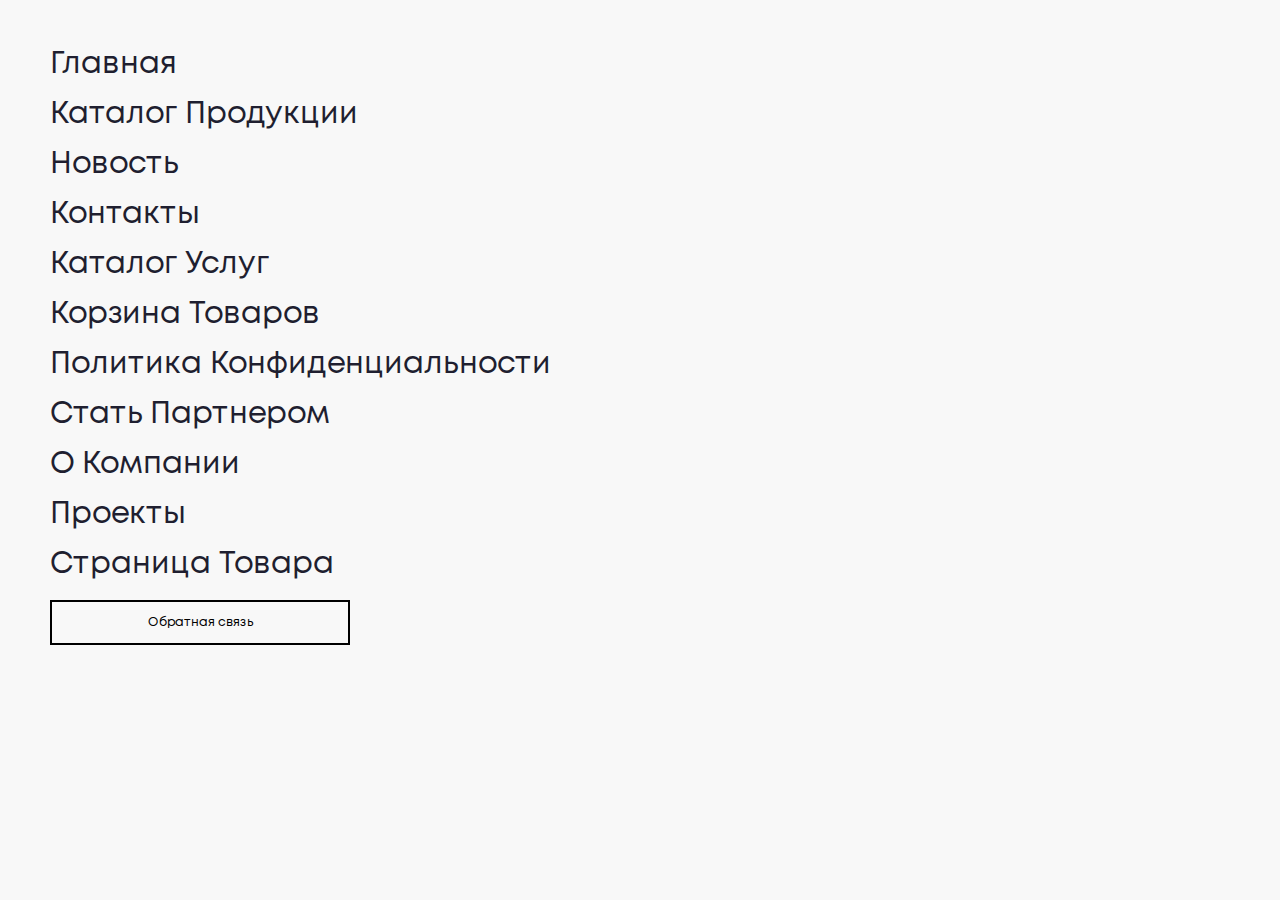
<file: nav.html>
<!DOCTYPE html>
<html lang="ru">

<head>
    <meta charset="UTF-8">
    <meta name="viewport" content="width=device-width, initial-scale=1.0">
    <meta name="description" content="">
    <meta name="keywords" content="">
    <meta name="color-scheme" content="light only">
    <link rel="stylesheet" href="css/swiper-bundle.min.css">
    <link rel="stylesheet" href="css/fancybox.css">
    <link rel="stylesheet" href="css/nouislider.min.css">
    <link rel="stylesheet" href="css/style.min.css">
    <link rel="icon" href="img/favicon.svg" type="image/svg+xml">
    <title>Главная</title>
</head>


<style>
    .wrapper a {
        font-size: 30px;
        text-transform: capitalize;
    }

    .wrapper button {
        margin-bottom: 25px;
        width: 300px;
        height: 45px;
    }
</style>

<body class="m-page">

    <div class="wrapper" style="padding: 50px;">
        <a href="index.html" style="display: block; margin-bottom: 20px;">
            Главная
        </a>
        <a href="catalog.html" style="display: block; margin-bottom: 20px;">
            Каталог продукции
        </a>
        <a href="news.html" style="display: block; margin-bottom: 20px;">
            Новость
        </a>
        <a href="contacts.html" style="display: block; margin-bottom: 20px;">
            Контакты
        </a>
        <a href="services.html" style="display: block; margin-bottom: 20px;">
            Каталог услуг
        </a>
        <a href="cart.html" style="display: block; margin-bottom: 20px;">
            Корзина товаров
        </a>
        <a href="conf.html" style="display: block; margin-bottom: 20px;">
            Политика конфиденциальности
        </a>
        <a href="become-partner.html" style="display: block; margin-bottom: 20px;">
            Стать партнером
        </a>
        <a href="about.html" style="display: block; margin-bottom: 20px;">
            О компании
        </a>
        <a href="projects.html" style="display: block; margin-bottom: 20px;">
            Проекты
        </a>
        <a href="catalog-item.html" style="display: block; margin-bottom: 20px;">
            Страница товара
        </a>




        <button data-modal="callModal" style="border: 2px solid #000;margin-bottom: 20px;">
            Обратная связь
        </button>

    </div>







    <div class="modal call-modal" id="callModal">
        <div class="modal__bg modal-bg _close-modal"></div>
        <div class="modal__dialog">
            <button class="close-btn _close-modal">
                <svg xmlns="http://www.w3.org/2000/svg" width="29" height="29" viewBox="0 0 29 29" fill="none">
                    <path fill-rule="evenodd" clip-rule="evenodd" d="M27.5619 0.0661201C27.473 0.100869 24.4978 3.03264 20.9503 6.58123L14.5003 13.0331L8.04993 6.58284C1.03713 -0.429876 1.48518 -0.0244081 0.875343 0.0900624C0.55707 0.149789 0.170254 0.536879 0.11057 0.855377C-0.00381906 1.46565 -0.408999 1.01734 6.5985 8.03479L13.0439 14.4893L6.56636 20.9766C-0.463833 28.0173 -0.068159 27.5804 0.0440964 28.1793C0.101453 28.4849 0.514586 28.8984 0.820056 28.9558C1.41903 29.0682 0.981067 29.4653 8.01734 22.4291L14.4996 15.9468L20.9823 22.4289C28.0295 29.4755 27.5799 29.0684 28.1892 28.954C28.5075 28.8942 28.8943 28.5071 28.954 28.1886C29.0685 27.5783 29.4765 28.0296 22.4338 20.9769L15.956 14.49L22.4336 8.00269C29.4568 0.968941 29.0679 1.39803 28.9569 0.805551C28.8463 0.216245 28.1385 -0.159003 27.5619 0.0661201Z" fill="#E8EBF6" />
                </svg>
            </button>
            <div class="h3 dark-text">
                Обратная связь
            </div>
            <form action="" class="modal-form">
                <div class="modal-form__fields">
                    <div class="fg fg-icon">
                        <input type="text" placeholder="Как к вам обращаться?">
                        <img src="img/user.svg" alt="" class="fg__icon">
                    </div>
                    <div class="fg fg-icon">
                        <input type="tel" placeholder="+7 ___ ___ __ __">
                        <img src="img/phone2.svg" alt="" class="fg__icon">
                    </div>
                    <div class="fg fg-icon">
                        <input type="email" placeholder="Ваш e-mail">
                        <img src="img/email.svg" alt="" class="fg__icon">
                    </div>
                    <div class="fg fg-icon _full">
                        <textarea placeholder="Ваш вопрос"></textarea>
                    </div>
                </div>
                <div class="m-check">
                    <input type="checkbox">
                    <label>
                        <span>
            Даю свое согласие на обработку <a href="">персональных данных</a>
        </span>
                    </label>
                </div>
                <button class="modal-form__btn m-btn m-btn-yellow">
                    <span>Отправить</span>
                </button>
            </form>
        </div>
    </div>

    <!--  -->
    <script src="js/jquery.min.js"></script>
    <script src="js/jquery.maskedinput.min.js"></script>
    <script src="js/swiper-bundle.min.js"></script>
    <script src="js/fancybox.umd.js"></script>
    <script src="js/nouislider.min.js"></script>
    <script src="js/main.min.js"></script>

</body>

</html>
</file>
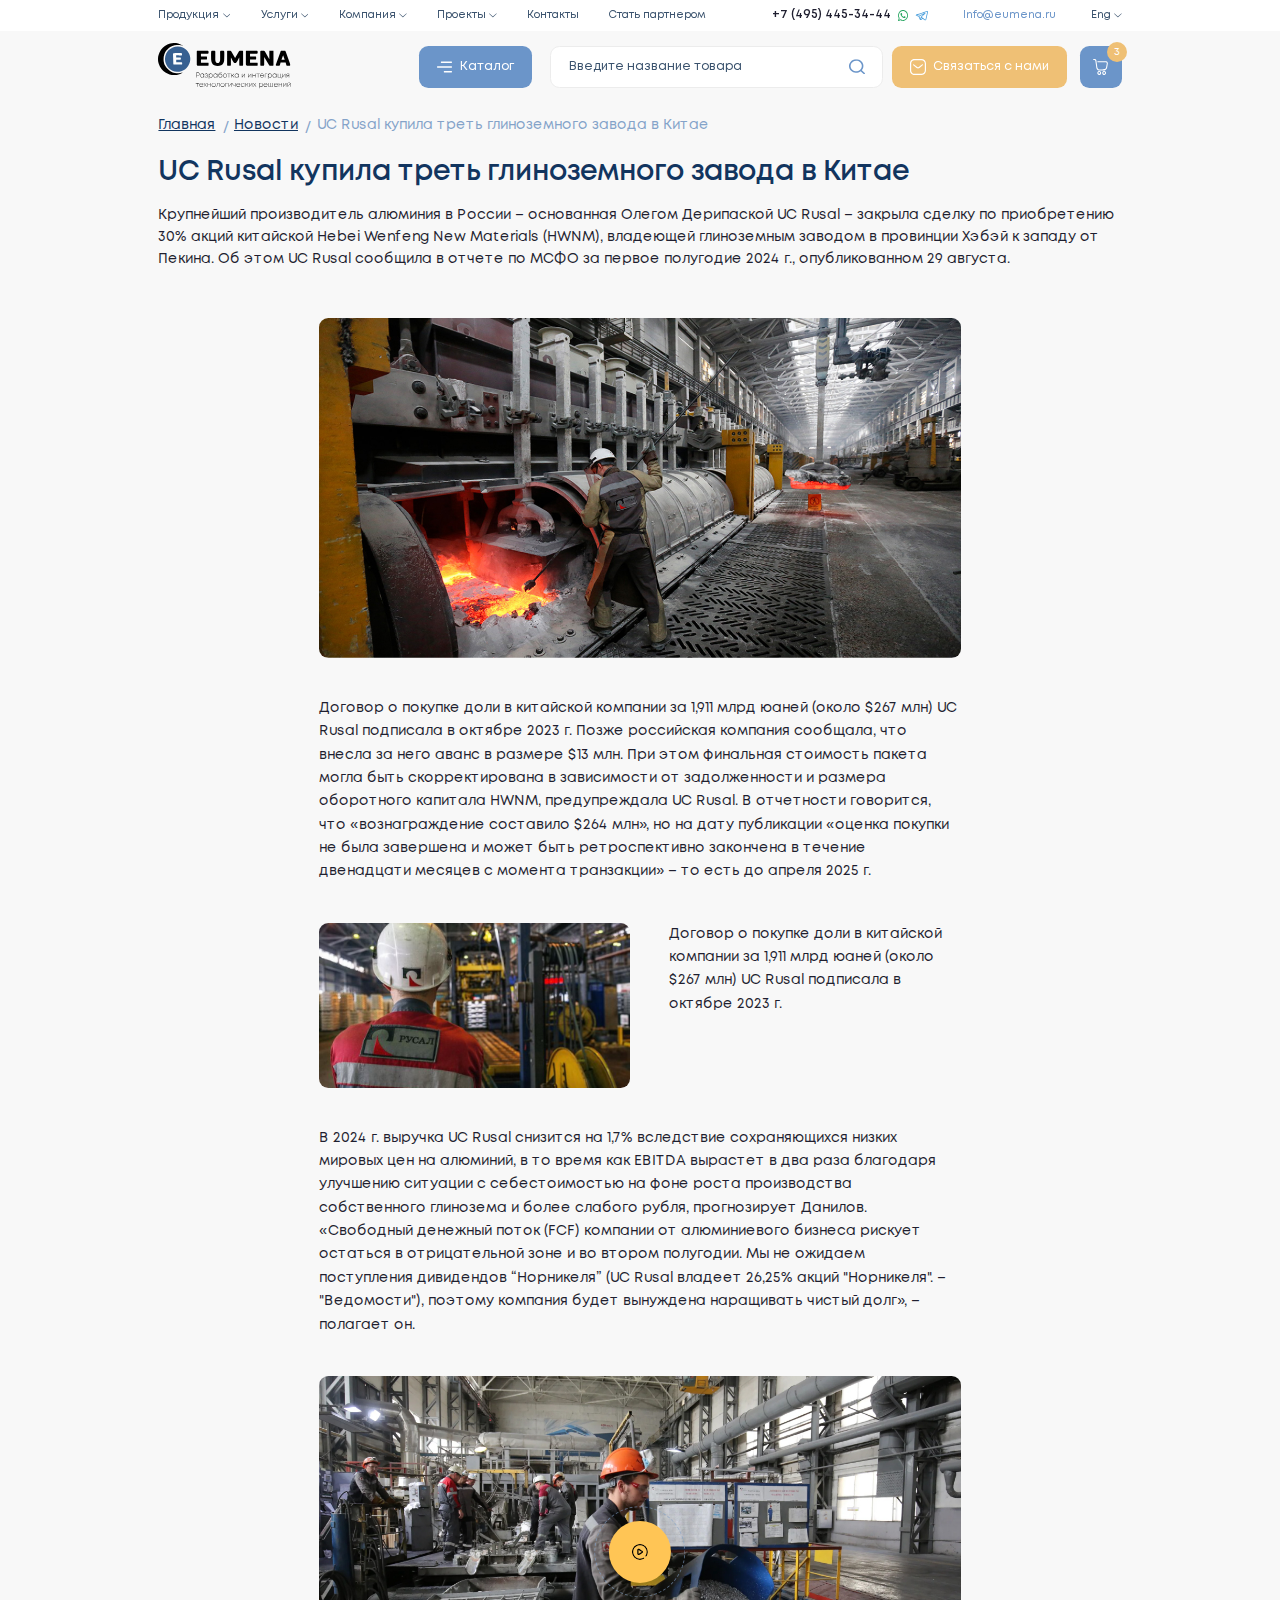
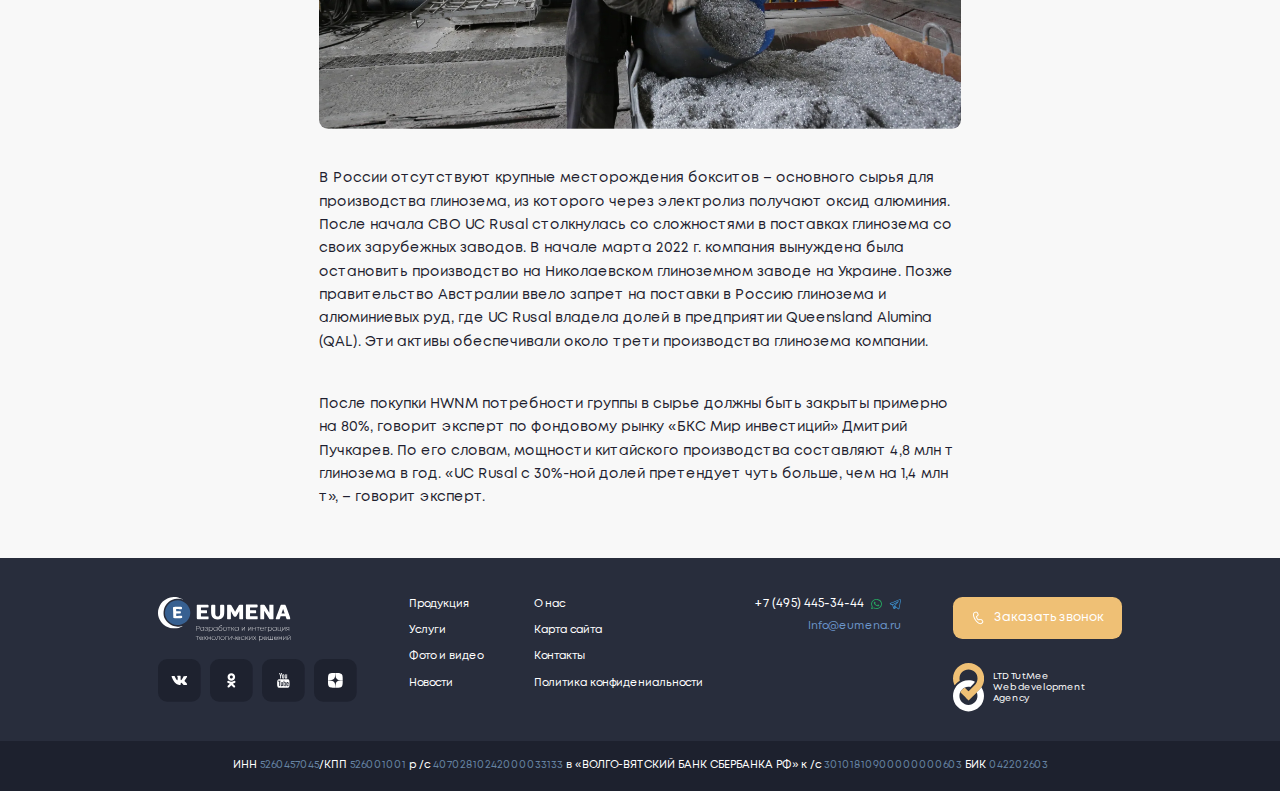
<file: news.html>
<!DOCTYPE html>
<html lang="ru">

<head>
    <meta charset="UTF-8">
    <meta name="viewport" content="width=device-width, initial-scale=1.0">
    <meta name="description" content="">
    <meta name="keywords" content="">
    <meta name="color-scheme" content="light only">
    <link rel="stylesheet" href="css/swiper-bundle.min.css">
    <link rel="stylesheet" href="css/fancybox.css">
    <link rel="stylesheet" href="css/nouislider.min.css">
    <link rel="stylesheet" href="css/style.min.css">
    <link rel="icon" href="img/favicon.svg" type="image/svg+xml">
    <title>Новости</title>
</head>

<body class="m-page">
    <div class="wrapper">
        <header class="header">
            <div class="header-top">
                <div class="container">
                    <div class="header-top__inner _flex-between">
                        <nav class="nav">
                            <div class="nav-item">
                                <div class="nav-item__show">
                                    <span>Продукция</span>
                                    <svg xmlns="http://www.w3.org/2000/svg" width="10" height="6" viewBox="0 0 10 6" fill="none">
                                        <path d="M0.0950568 0.634103C0.16518 0.558217 0.261133 0.500187 0.357355 0.500187C0.444222 0.500187 0.531066 0.531568 0.599806 0.595044L5.00009 4.63708L9.40037 0.595044C9.54548 0.461128 9.77186 0.469498 9.90514 0.61527C10.0391 0.760346 10.03 0.985549 9.88526 1.11946L5.24163 5.40479C5.1042 5.53174 4.89425 5.53174 4.75673 5.40479L0.113104 1.11946C-0.0298299 1.0046 -0.0388939 0.779179 0.0950568 0.634103Z" fill="#3A526D" />
                                    </svg>
                                </div>
                                <div class="nav-item__hidden">
                                    <div class="nav-item__inner">
                                        <ul>
                                            <li><a href="">Для сварочных операций</a></li>
                                            <li><a href="">Для сборочных операций</a></li>
                                            <li><a href="">Для роботизированных комплексов</a></li>
                                            <li><a href="">Для перемещения и транспортировки</a></li>
                                            <li><a href="">Для механической обработки</a></li>
                                            <li><a href="">Для работ с мастикой и лакокрасочными материалами</a></li>
                                            <li><a href="">Для контроля геометрии</a></li>
                                            <li><a href="">Для подъема и перемещения (грузоподъемное)</a></li>
                                            <li><a href="">Прочее нестандартное оборудование</a></li>
                                        </ul>
                                    </div>
                                </div>
                            </div>
                            <div class="nav-item">
                                <div class="nav-item__show">
                                    <span>Услуги</span>
                                    <svg xmlns="http://www.w3.org/2000/svg" width="10" height="6" viewBox="0 0 10 6" fill="none">
                                        <path d="M0.0950568 0.634103C0.16518 0.558217 0.261133 0.500187 0.357355 0.500187C0.444222 0.500187 0.531066 0.531568 0.599806 0.595044L5.00009 4.63708L9.40037 0.595044C9.54548 0.461128 9.77186 0.469498 9.90514 0.61527C10.0391 0.760346 10.03 0.985549 9.88526 1.11946L5.24163 5.40479C5.1042 5.53174 4.89425 5.53174 4.75673 5.40479L0.113104 1.11946C-0.0298299 1.0046 -0.0388939 0.779179 0.0950568 0.634103Z" fill="#3A526D" />
                                    </svg>
                                </div>
                                <div class="nav-item__hidden">
                                    <div class="nav-item__inner">
                                        <ul>
                                            <li><a href="">Проектирование нестандартного оборудования</a></li>
                                            <li><a href="">Изготовление деталей по чертежам заказчика</a></li>
                                            <li><a href="">Монтаж и пуско-наладка оборудования</a></li>
                                            <li><a href="">Проекты “под ключ”</a></li>
                                            <li><a href="">Прочностные расчеты</a></li>
                                            <li><a href="">Симуляция производственных процессов</a></li>
                                            <li><a href="">Реинжиниринг и восстановление тех. документации </a></li>
                                            <li><a href="">Независимая инженерно-техническая экспертиза</a></li>
                                        </ul>
                                    </div>
                                </div>
                            </div>
                            <div class="nav-item">
                                <div class="nav-item__show">
                                    <span>Компания</span>
                                    <svg xmlns="http://www.w3.org/2000/svg" width="10" height="6" viewBox="0 0 10 6" fill="none">
                                        <path d="M0.0950568 0.634103C0.16518 0.558217 0.261133 0.500187 0.357355 0.500187C0.444222 0.500187 0.531066 0.531568 0.599806 0.595044L5.00009 4.63708L9.40037 0.595044C9.54548 0.461128 9.77186 0.469498 9.90514 0.61527C10.0391 0.760346 10.03 0.985549 9.88526 1.11946L5.24163 5.40479C5.1042 5.53174 4.89425 5.53174 4.75673 5.40479L0.113104 1.11946C-0.0298299 1.0046 -0.0388939 0.779179 0.0950568 0.634103Z" fill="#3A526D" />
                                    </svg>
                                </div>
                                <div class="nav-item__hidden">
                                    <div class="nav-item__inner">
                                        <ul>
                                            <li><a href="">Компания 1</a></li>
                                            <li><a href="">Компания 2</a></li>
                                            <li><a href="">Компания 3</a></li>
                                            <li><a href="">Компания 4</a></li>
                                        </ul>
                                    </div>
                                </div>
                            </div>
                            <div class="nav-item">
                                <div class="nav-item__show">
                                    <span>Проекты</span>
                                    <svg xmlns="http://www.w3.org/2000/svg" width="10" height="6" viewBox="0 0 10 6" fill="none">
                                        <path d="M0.0950568 0.634103C0.16518 0.558217 0.261133 0.500187 0.357355 0.500187C0.444222 0.500187 0.531066 0.531568 0.599806 0.595044L5.00009 4.63708L9.40037 0.595044C9.54548 0.461128 9.77186 0.469498 9.90514 0.61527C10.0391 0.760346 10.03 0.985549 9.88526 1.11946L5.24163 5.40479C5.1042 5.53174 4.89425 5.53174 4.75673 5.40479L0.113104 1.11946C-0.0298299 1.0046 -0.0388939 0.779179 0.0950568 0.634103Z" fill="#3A526D" />
                                    </svg>
                                </div>
                                <div class="nav-item__hidden">
                                    <div class="nav-item__inner">
                                        <ul>
                                            <li>
                                                <a href="">Для сварочных операций</a>
                                                <ul>
                                                    <li><a href="">Проект 1</a></li>
                                                    <li><a href="">Проект 2</a></li>
                                                    <li><a href="">Проект 3</a></li>
                                                </ul>
                                            </li>
                                            <li><a href="">Для сборочных операций</a></li>
                                            <li><a href="">Для роботизированных комплексов</a></li>
                                            <li><a href="">Для перемещения и транспортировки</a></li>
                                            <li><a href="">Для механической обработки</a></li>
                                            <li><a href="">Для работ с мастикой и лакокрасочными материалами</a></li>
                                            <li><a href="">Для контроля геометрии</a></li>
                                            <li><a href="">Для подъема и перемещения (грузоподъемное)</a></li>
                                            <li><a href="">Прочее нестандартное оборудование</a></li>
                                        </ul>
                                    </div>
                                </div>
                            </div>
                            <a href="" class="nav__link">
                                <span>Контакты</span>
                            </a>
                            <a href="" class="nav__link">
                                <span>Стать партнером</span>
                            </a>
                        </nav>

                        <div class="header-contacts">
                            <a href="" class="header-contacts__phone">
                                +7 (495) 445-34-44
                            </a>
                            <a href="" class="header-contacts__whatsapp">
                                <img src="img/whatsapp.svg" alt="">
                            </a>
                            <a href="" class="header-contacts__tg">
                                <img src="img/tg.svg" alt="">
                            </a>
                        </div>

                        <a href="" class="header-contacts__email">
                            <span>Info@eumena.ru</span>
                        </a>

                        <div class="lang">
                            <div class="lang__show">
                                <span>Eng</span>
                                <svg xmlns="http://www.w3.org/2000/svg" width="10" height="6" viewBox="0 0 10 6" fill="none">
                                    <path d="M0.0950568 0.634103C0.16518 0.558217 0.261133 0.500187 0.357355 0.500187C0.444222 0.500187 0.531066 0.531568 0.599806 0.595044L5.00009 4.63708L9.40037 0.595044C9.54548 0.461128 9.77186 0.469498 9.90514 0.61527C10.0391 0.760346 10.03 0.985549 9.88526 1.11946L5.24163 5.40479C5.1042 5.53174 4.89425 5.53174 4.75673 5.40479L0.113104 1.11946C-0.0298299 1.0046 -0.0388939 0.779179 0.0950568 0.634103Z" fill="#3A526D" />
                                </svg>
                            </div>
                            <div class="lang__hidden">
                                <div class="lang__items">
                                    <a href="" class="lang__item">Ru</a>
                                    <a href="" class="lang__item">Eng</a>
                                    <a href="" class="lang__item">Esp</a>
                                </div>
                            </div>
                        </div>
                    </div>
                </div>
                <button class="header-top__close _toggle-menu m-btn m-btn-blue">
                    <img src="img/burger2.svg" alt="">
                </button>
            </div>
            <div class="header-top__bg modal-bg _toggle-menu"></div>

            <div class="header-bottom">
                <div class="container">
                    <div class="header-bottom__inner _flex-between">
                        <a href="" class="header__logo">
                            <img src="img/logo2.svg" alt="">
                        </a>

                        <div class="header-bottom__right _flex">
                            <button data-modal="catalogModal" class="header__catalog-btn m-btn m-btn-blue">
                                <img src="img/burger.svg" alt="">
                                <span>Каталог</span>
                            </button>
                            <form class="header-search">
                                <div class="fg">
                                    <input type="text" placeholder="Введите название товара">
                                </div>
                                <button class="header-search__btn">
                                    <img src="img/search.svg" alt="">
                                </button>
                            </form>
                            <a href="" class="header__call m-btn m-btn-yellow">
                                <img src="img/mail.svg" alt="">
                                <span>Связаться с нами</span>
                            </a>
                            <a href="" class="header__cart m-btn m-btn-blue">
                                <img src="img/cart.svg" alt="">
                                <div class="header__cart-num">
                                    <span>3</span>
                                </div>
                            </a>
                            <button class="_toggle-menu burger m-btn m-btn-blue">
                                <img src="img/burger.svg" alt="">
                            </button>
                        </div>
                    </div>
                </div>
            </div>

            <div class="modal header-catalog" id="catalogModal">
                <div class="modal__bg modal-bg _close-modal"></div>
                <div class="modal__dialog">
                    <button class="close-btn _close-modal">
                        <svg xmlns="http://www.w3.org/2000/svg" width="29" height="29" viewBox="0 0 29 29" fill="none">
                            <path fill-rule="evenodd" clip-rule="evenodd" d="M27.5619 0.0661201C27.473 0.100869 24.4978 3.03264 20.9503 6.58123L14.5003 13.0331L8.04993 6.58284C1.03713 -0.429876 1.48518 -0.0244081 0.875343 0.0900624C0.55707 0.149789 0.170254 0.536879 0.11057 0.855377C-0.00381906 1.46565 -0.408999 1.01734 6.5985 8.03479L13.0439 14.4893L6.56636 20.9766C-0.463833 28.0173 -0.068159 27.5804 0.0440964 28.1793C0.101453 28.4849 0.514586 28.8984 0.820056 28.9558C1.41903 29.0682 0.981067 29.4653 8.01734 22.4291L14.4996 15.9468L20.9823 22.4289C28.0295 29.4755 27.5799 29.0684 28.1892 28.954C28.5075 28.8942 28.8943 28.5071 28.954 28.1886C29.0685 27.5783 29.4765 28.0296 22.4338 20.9769L15.956 14.49L22.4336 8.00269C29.4568 0.968941 29.0679 1.39803 28.9569 0.805551C28.8463 0.216245 28.1385 -0.159003 27.5619 0.0661201Z" fill="#E8EBF6" />
                        </svg>
                    </button>
                    <form class="header-search">
                        <div class="fg">
                            <input type="text" placeholder="Введите название товара или услуги">
                        </div>
                        <button class="header-search__btn">
                            <img src="img/search.svg" alt="">
                        </button>
                    </form>
                    <div class="header-catalog__grid grid grid2">
                        <div class="header-catalog__col">
                            <div class="header-catalog__title">
                                Продукция
                            </div>
                            <div class="header-catalog__links">
                                <ul>
                                    <li><a href="">Для сварочных операций</a></li>
                                    <li><a href="">Для сборочных операций</a></li>
                                    <li><a href="">Для роботизированных комплексов</a></li>
                                    <li><a href="">Для перемещения и транспортировки</a></li>
                                    <li><a href="">Для механической обработки</a></li>
                                    <li><a href="">Для работ с мастикой и лакокрасочными материалами</a></li>
                                    <li><a href="">Для контроля геометрии</a></li>
                                    <li><a href="">Для подъема и перемещения (грузоподъемное)</a></li>
                                    <li><a href="">Прочее нестандартное оборудование</a></li>
                                </ul>
                            </div>
                        </div>
                        <div class="header-catalog__col">
                            <div class="header-catalog__title">
                                Услуги
                            </div>
                            <div class="header-catalog__links">
                                <ul>
                                    <li><a href="">Проектирование нестандартного оборудования</a></li>
                                    <li><a href="">Изготовление деталей по чертежам заказчика</a></li>
                                    <li><a href="">Монтаж и пуско-наладка оборудования</a></li>
                                    <li><a href="">Проекты “под ключ”</a></li>
                                    <li><a href="">Прочностные расчеты</a></li>
                                    <li><a href="">Симуляция производственных процессов</a></li>
                                    <li><a href="">Реинжиниринг и восстановление тех. документации </a></li>
                                    <li><a href="">Независимая инженерно-техническая экспертиза</a></li>
                                </ul>
                            </div>
                        </div>
                    </div>
                </div>
            </div>


        </header>
        <main class="content">

            <div class="page-top animated animated-opacity">
                <div class="container">
                    <ul class="breadcrumbs">
                        <li><a href="">Главная</a></li>
                        <li><a href="">Новости</a></li>
                        <li><a>UC Rusal купила треть глиноземного завода в Китае</a></li>
                    </ul>
                </div>
            </div>

            <div class="become-partner">
                <div class="container">
                    <h1 class="h2 h2-small-mob dark-text animated animated-opacity">
                        UC Rusal купила треть глиноземного завода в Китае
                    </h1>
                    <div class="become-partner__desc animated animated-opacity">
                        <div class="text18">
                            Крупнейший производитель алюминия в России – основанная Олегом Дерипаской UC Rusal – закрыла сделку по приобретению 30% акций китайской Hebei Wenfeng New Materials (HWNM), владеющей глиноземным заводом в провинции Хэбэй к западу от Пекина. Об этом UC Rusal сообщила в отчете по МСФО за первое полугодие 2024 г., опубликованном 29 августа.
                        </div>
                    </div>
                    <div class="text text-big animated animated-opacity">
                        <img src="img/news.jpg" alt="">

                        <hr>

                        <p>Договор о покупке доли в китайской компании за 1,911 млрд юаней (около $267 млн) UC Rusal подписала в октябре 2023 г. Позже российская компания сообщала, что внесла за него аванс в размере $13 млн. При этом финальная стоимость пакета могла быть скорректирована в зависимости от задолженности и размера оборотного капитала HWNМ, предупреждала UC Rusal. В отчетности говорится, что «вознаграждение составило $264 млн», но на дату публикации «оценка покупки не была завершена и может быть ретроспективно закончена в течение двенадцати месяцев с момента транзакции» – то есть до апреля 2025 г.</p>

                        <hr>

                        <div class="become-partner__info">
                            <img src="img/news2.jpg" alt="">
                            <p>Договор о покупке доли в китайской компании за 1,911 млрд юаней (около $267 млн) UC Rusal подписала в октябре 2023 г. </p>
                        </div>

                        <hr>

                        <p>В 2024 г. выручка UC Rusal снизится на 1,7% вследствие сохраняющихся низких мировых цен на алюминий, в то время как EBITDA вырастет в два раза благодаря улучшению ситуации с себестоимостью на фоне роста производства собственного глинозема и более слабого рубля, прогнозирует Данилов. «Свободный денежный поток (FCF) компании от алюминиевого бизнеса рискует остаться в отрицательной зоне и во втором полугодии. Мы не ожидаем поступления дивидендов “Норникеля” (UC Rusal владеет 26,25% акций "Норникеля". – "Ведомости"), поэтому компания будет вынуждена наращивать чистый долг», – полагает он.</p>

                        <hr>

                        <a href="videos/Countdown7.mp4" data-fancybox class="video">
                            <div class="photo-slider__img">
                                <img src="img/news3.jpg" alt="">
                            </div>
                            <div class="play-btn">
                                <img src="img/play.svg" alt="">
                            </div>
                        </a>

                        <hr>

                        <p>
                            В России отсутствуют крупные месторождения бокситов – основного сырья для производства глинозема, из которого через электролиз получают оксид алюминия. После начала СВО UC Rusal столкнулась со сложностями в поставках глинозема со своих зарубежных заводов. В начале марта 2022 г. компания вынуждена была остановить производство на Николаевском глиноземном заводе на Украине. Позже правительство Австралии ввело запрет на поставки в Россию глинозема и алюминиевых руд, где UC Rusal владела долей в предприятии Queensland Alumina (QAL). Эти активы обеспечивали около трети производства глинозема компании.
                        </p>

                        <hr>

                        <p>После покупки HWNM потребности группы в сырье должны быть закрыты примерно на 80%, говорит эксперт по фондовому рынку «БКС Мир инвестиций» Дмитрий Пучкарев. По его словам, мощности китайского производства составляют 4,8 млн т глинозема в год. «UC Rusal с 30%-ной долей претендует чуть больше, чем на 1,4 млн т», – говорит эксперт.</p>
                    </div>
                </div>
            </div>

        </main>
        <footer class="footer">
            <div class="footer-top m-section">
                <div class="container">
                    <div class="footer-top__inner">
                        <div class="footer-top__col">
                            <a href="" class="footer__logo">
                                <img src="img/logo.svg" alt="">
                            </a>
                            <div class="socials">
                                <a href="" class="socials__item">
                                    <svg width="55" height="55" viewBox="0 0 55 55" fill="none" xmlns="http://www.w3.org/2000/svg">
                                        <rect width="55" height="55" rx="12" fill="#1E222F" />
                                        <path d="M27.1215 21.503C26.0484 21.491 25.1352 21.503 24.6215 21.7672C24.279 21.9414 24.0164 22.3377 24.1762 22.3557C24.376 22.3857 24.8269 22.4878 25.0667 22.8301C25.3749 23.2685 25.3635 24.2593 25.3635 24.2593C25.3635 24.2593 25.5347 26.9855 24.9468 27.3278C24.5415 27.562 23.9879 27.0876 22.7892 24.9198C22.1785 23.8029 21.7161 22.5719 21.7161 22.5719C21.7161 22.5719 21.6305 22.3437 21.4707 22.2236C21.2766 22.0735 21.0084 22.0254 21.0084 22.0254L18.1487 22.0435C18.1487 22.0435 17.7206 22.0615 17.5665 22.2536C17.4238 22.4338 17.5551 22.7881 17.5551 22.7881C17.5551 22.7881 19.7926 28.2946 22.3269 31.0688C24.65 33.6149 27.287 33.4468 27.287 33.4468H28.4857C28.4857 33.4468 28.8453 33.4047 29.0279 33.2006C29.1992 33.0084 29.1935 32.6481 29.1935 32.6481C29.1935 32.6481 29.1706 30.9607 29.9126 30.7085C30.649 30.4683 31.5851 32.3419 32.5839 33.0625C33.3431 33.6089 33.9196 33.4888 33.9196 33.4888L36.5909 33.4468C36.5909 33.4468 37.9836 33.3567 37.3215 32.1977C37.2701 32.1077 36.939 31.3451 35.3408 29.7838C33.6627 28.1504 33.8853 28.4147 35.9059 25.5863C37.1331 23.8629 37.624 22.8121 37.4699 22.3557C37.3215 21.9294 36.4196 22.0435 36.4196 22.0435L33.4116 22.0615C33.4116 22.0615 33.189 22.0314 33.0234 22.1335C32.8636 22.2356 32.7609 22.4758 32.7609 22.4758C32.7609 22.4758 32.2814 23.8089 31.6478 24.9438C30.3122 27.3338 29.77 27.4659 29.5531 27.3158C29.0451 26.9675 29.1706 25.9226 29.1706 25.184C29.1706 22.8601 29.5074 21.8993 28.5199 21.6471C28.1946 21.5631 27.9549 21.509 27.1215 21.503Z" fill="#FFF" />
                                    </svg>
                                </a>
                                <a href="" class="socials__item">
                                    <svg width="55" height="55" viewBox="0 0 55 55" fill="none" xmlns="http://www.w3.org/2000/svg">
                                        <rect width="55" height="55" rx="12" fill="#1E222F" />
                                        <path d="M27.5018 21.1343C28.5887 21.1343 29.4728 22.0188 29.4728 23.1063C29.4728 24.1899 28.5887 25.0744 27.5018 25.0744C26.415 25.0744 25.5309 24.1899 25.5309 23.1063C25.5309 22.0188 26.415 21.1343 27.5018 21.1343ZM27.5018 28.0036C30.2037 28.0036 32.3966 25.8096 32.3966 23.1063C32.3966 20.4029 30.2037 18.2051 27.5018 18.2051C24.8 18.2051 22.6032 20.4029 22.6032 23.1063C22.6032 25.8057 24.8 28.0036 27.5018 28.0036ZM29.4268 31.7484C30.3951 31.5301 31.3289 31.1472 32.19 30.6035C32.8406 30.1938 33.0357 29.3323 32.6263 28.6813C32.2168 28.0304 31.3557 27.8313 30.7051 28.2448C28.7533 29.4701 26.2466 29.4701 24.2986 28.2448C23.6442 27.8313 22.7831 28.0304 22.3736 28.6813C21.9641 29.3323 22.1593 30.1938 22.8137 30.6035C23.671 31.1472 24.6086 31.5301 25.5768 31.7484L22.9132 34.4134C22.3698 34.9571 22.3698 35.8416 22.9171 36.3854C23.1888 36.6572 23.5447 36.7951 23.9006 36.7951C24.2565 36.7951 24.6163 36.6572 24.888 36.3854L27.5018 33.7701L30.1195 36.3854C30.663 36.9291 31.5432 36.9291 32.0905 36.3854C32.6339 35.8416 32.6339 34.9571 32.0905 34.4134L29.4268 31.7484Z" fill="white" />
                                    </svg>
                                </a>
                                <a href="" class="socials__item">
                                    <svg width="55" height="55" viewBox="0 0 55 55" fill="none" xmlns="http://www.w3.org/2000/svg">
                                        <rect width="55" height="55" rx="12" fill="#1E222F" />
                                        <path fill-rule="evenodd" clip-rule="evenodd" d="M22.1142 18.0757C22.1142 18.1118 22.3966 18.993 22.7417 20.034L23.3692 21.9266V23.5193V25.1121H23.9444H24.5196V23.7322C24.5196 22.3546 24.5207 22.3489 25.0983 20.4642C25.4165 19.4258 25.7207 18.4466 25.7744 18.2881L25.8719 18L25.2751 18.0308L24.6785 18.0616L24.3637 19.2629C24.1906 19.9236 24.0225 20.49 23.9902 20.5215C23.9579 20.553 23.8499 20.244 23.7501 19.8348C23.6504 19.4257 23.497 18.8477 23.4093 18.5505L23.2498 18.0101H22.682C22.3697 18.0101 22.1142 18.0396 22.1142 18.0757ZM26.7158 19.8323C26.3196 19.9742 25.9889 20.4236 25.8717 20.9793C25.7099 21.7464 25.7875 24.034 25.989 24.4393C26.3443 25.1536 27.3502 25.4298 28.0555 25.0065C28.6136 24.6717 28.7029 24.3125 28.7029 22.4031C28.7029 20.8181 28.6886 20.6957 28.4645 20.3684C28.3333 20.1769 28.1097 19.9623 27.9677 19.8915C27.7071 19.7617 27.0055 19.7286 26.7158 19.8323ZM29.5047 19.8285C29.4096 19.9222 29.4308 23.6907 29.5304 24.3809C29.6547 25.2425 30.1867 25.4618 30.9368 24.9608C31.2978 24.7198 31.3175 24.7171 31.3175 24.9094C31.3175 25.0841 31.3898 25.1121 31.8404 25.1121H32.3633V22.4303V19.7485L31.8665 19.7799L31.3697 19.8113L31.3413 21.8642C31.3173 23.5925 31.2859 23.9466 31.1421 24.1029C30.8748 24.3937 30.6211 24.3359 30.5462 23.9671C30.5102 23.7901 30.4808 22.7711 30.4808 21.7026V19.7599H30.0276C29.7783 19.7599 29.543 19.7907 29.5047 19.8285ZM27.6337 22.3708C27.6638 24.0725 27.6174 24.2887 27.2234 24.2887C26.9105 24.2887 26.8204 23.8714 26.8204 22.4225C26.8204 20.924 26.8987 20.6574 27.3242 20.7058L27.6048 20.7377L27.6337 22.3708ZM23.2543 26.1376C21.3721 26.248 21.0468 26.3105 20.5633 26.6553C19.7358 27.2451 19.5005 28.3394 19.5 31.5993C19.4994 35.5606 19.8973 36.5606 21.5982 36.8713C22.5367 37.0429 32.4637 37.0429 33.4022 36.8713C35.1156 36.5583 35.5015 35.5694 35.5 31.4964C35.4984 27.3608 35.1005 26.4788 33.1283 26.2397C32.0263 26.106 25.0275 26.0338 23.2543 26.1376ZM23.9967 28.4573V28.9205H23.4215H22.8463V31.9054V34.8904H22.3757H21.9051V31.9054V28.9205H21.3299H20.7547V28.4573V27.9941H22.3757H23.9967V28.4573ZM28.7029 29.0749C28.7029 29.6693 28.7382 30.1546 28.7813 30.1534C28.8244 30.1521 28.9774 30.0605 29.1212 29.9498C29.4387 29.7053 30.0884 29.6812 30.3163 29.9055C30.5768 30.1619 30.6001 30.4085 30.5656 32.5446C30.5364 34.3561 30.5129 34.5824 30.3339 34.7769C30.0565 35.0781 29.5317 35.0601 29.1403 34.736C28.7647 34.4249 28.7029 34.4176 28.7029 34.6845C28.7029 34.8561 28.6331 34.8904 28.2846 34.8904H27.8662V31.4422V27.9941H28.2846H28.7029V29.0749ZM25.1712 31.9298C25.1974 33.9579 25.2133 34.1183 25.3917 34.152C25.4976 34.1721 25.6975 34.0836 25.8362 33.9554C26.0858 33.7246 26.0884 33.7021 26.0884 31.7331V29.7439H26.5067H26.925V32.3171V34.8904H26.5067C26.1299 34.8904 26.0884 34.8647 26.0884 34.6324V34.3744L25.6543 34.6839C25.2289 34.9872 24.8075 35.0719 24.5439 34.9072C24.2809 34.743 24.2059 34.0829 24.2059 31.9319V29.7439H24.6744H25.1429L25.1712 31.9298ZM33.7609 29.9973C34.155 30.3567 34.2457 30.6672 34.2457 31.6548V32.523H33.3045H32.3633V33.1474C32.3633 33.9265 32.4859 34.1699 32.8786 34.1699C33.2125 34.1699 33.3045 34.0235 33.3045 33.4924C33.3045 33.1441 33.3091 33.1406 33.7751 33.1406H34.2457L34.245 33.6295C34.2439 34.4721 33.7453 34.9828 32.9172 34.9897C32.3252 34.9945 31.9855 34.8245 31.7071 34.3837C31.5085 34.0693 31.4691 33.8379 31.4371 32.7995C31.3823 31.0211 31.4696 30.4999 31.8923 30.0839C32.2059 29.7753 32.2953 29.7439 32.8605 29.7439C33.3771 29.7439 33.5304 29.7871 33.7609 29.9973ZM28.9354 30.6247C28.7124 30.7784 28.7029 30.8492 28.7029 32.3539C28.7029 34.0505 28.7389 34.1699 29.2493 34.1699C29.6714 34.1699 29.7487 33.8778 29.7487 32.2818C29.7487 31.2177 29.7134 30.8722 29.5859 30.6932C29.3936 30.4228 29.25 30.4077 28.9354 30.6247ZM32.5276 30.6261C32.4221 30.73 32.3633 30.9718 32.3633 31.3008V31.8138L32.86 31.7824L33.3568 31.751L33.338 31.2403C33.3125 30.5486 32.9136 30.2463 32.5276 30.6261Z" fill="white" />
                                    </svg>
                                </a>
                                <a href="" class="socials__item">
                                    <svg width="55" height="55" viewBox="0 0 55 55" fill="none" xmlns="http://www.w3.org/2000/svg">
                                        <rect width="55" height="55" rx="12" fill="#1E222F" />
                                        <path fill-rule="evenodd" clip-rule="evenodd" d="M25.0131 18.0153C22.1882 18.0662 20.6407 18.386 19.6658 19.1204C18.8013 19.7717 18.3231 20.9469 18.1302 22.8947C18.0392 23.8131 18.0026 24.8301 18.0024 26.4443L18.0023 27.4064L18.1803 27.3977C18.2782 27.3929 18.5827 27.3818 18.8569 27.3729C22.0964 27.2684 23.4159 27.0628 24.5312 26.4891C25.7971 25.8379 26.6088 24.7375 26.967 23.1875C27.1878 22.232 27.2963 21.0608 27.3703 18.8354C27.3793 18.5656 27.3906 18.2683 27.3955 18.1747L27.4045 18.0046L26.3156 18.008C25.7167 18.0099 25.1306 18.0132 25.0131 18.0153ZM27.5999 18.1803C27.6048 18.2795 27.616 18.585 27.6249 18.8591C27.7296 22.1004 27.9348 23.4181 28.5087 24.5335C29.1154 25.7129 30.1301 26.5105 31.5096 26.8925C32.493 27.1648 33.7251 27.2915 36.1782 27.3728C36.448 27.3817 36.7428 27.3932 36.8333 27.3982L36.9977 27.4075L36.9882 26.0571C36.9771 24.4761 36.9557 23.8783 36.8811 23.0609C36.79 22.0626 36.6351 21.2807 36.4078 20.6712C36.2634 20.2838 36.0245 19.8485 35.8087 19.5792C35.2805 18.9201 34.3574 18.4761 33.0462 18.2504C32.0621 18.081 31.1009 18.0242 28.9727 18.0095L27.5911 18L27.5999 18.1803ZM18.0024 28.5555C18.0027 31.4834 18.1457 33.0126 18.5252 34.1492C18.7498 34.8218 19.0877 35.382 19.4746 35.7233C20.0811 36.2583 20.9458 36.5995 22.1565 36.7817C23.1733 36.9348 24.3777 36.995 26.4264 36.9953L27.4045 36.9955L27.3956 36.8254C27.3907 36.7318 27.3795 36.4273 27.3707 36.1488C27.2802 33.2862 27.1077 31.9604 26.6878 30.9026C26.2762 29.8654 25.5264 29.0267 24.5649 28.528C23.435 27.9421 22.1269 27.7365 18.8331 27.6274C18.5633 27.6185 18.266 27.6071 18.1724 27.6022L18.0023 27.5933L18.0024 28.5555ZM36.7875 27.6049C36.7483 27.6072 36.4705 27.6169 36.1702 27.6265C33.5758 27.7091 32.3235 27.8481 31.3038 28.1668C29.6913 28.6707 28.5953 29.8015 28.1223 31.4494C27.8388 32.4375 27.7073 33.6845 27.6251 36.1646C27.6162 36.4345 27.6048 36.7328 27.5998 36.8276L27.5907 37L28.9646 36.9905C30.2649 36.9815 30.7151 36.9705 31.3592 36.9319C32.8842 36.8405 33.922 36.63 34.7064 36.2529C35.4265 35.9067 35.8544 35.4897 36.2015 34.7957C36.7899 33.6191 36.992 32.0262 36.9929 28.5564L36.9932 27.595L36.9259 27.5978C36.8889 27.5994 36.8266 27.6026 36.7875 27.6049Z" fill="white" />
                                    </svg>
                                </a>
                            </div>

                        </div>
                        <div class="footer-top__col2">
                            <div class="footer-nav">
                                <ul>
                                    <li><a href="">Продукция</a> </li>
                                    <li><a href="">Услуги</a> </li>
                                    <li><a href="">Фото и видео</a></li>
                                    <li><a href="">Новости</a> </li>
                                </ul>
                            </div>
                        </div>
                        <div class="footer-top__col3">
                            <div class="footer-nav">
                                <ul>
                                    <li><a href="">О нас</a> </li>
                                    <li><a href="">Карта сайта</a> </li>
                                    <li><a href="">Контакты</a></li>
                                    <li><a href="">Политика конфидениальности</a> </li>
                                </ul>
                            </div>
                        </div>
                        <div class="footer-top__col4">
                            <div class="footer-contacts">
                                <div class="footer-contacts__call _flex">
                                    <a href="tel:+74954453444" class="footer-contacts__phone">
                                        +7 (495) 445-34-44
                                    </a>
                                    <a href="" class="footer-contacts__whatsapp">
                                        <img src="img/whatsapp.svg" alt="">
                                    </a>
                                    <a href="" class="footer-contacts__tg">
                                        <img src="img/tg.svg" alt="">
                                    </a>
                                </div>
                                <a href="mailto:Info@eumena.ru" class="footer-contacts__email">
                                    Info@eumena.ru
                                </a>
                            </div>
                        </div>
                        <div class="footer-top__col5">
                            <button class="footer-top__btn m-btn m-btn-yellow">
                                <img src="img/phone.svg" alt="">
                                <span>Заказать звонок</span>
                            </button>
                            <a target="_blank" href="https://tutmee.ru/" class="footer__by">
                                <svg xmlns="http://www.w3.org/2000/svg" id="_x31_" viewBox="-272 383.1 49.3 76.8">
                                    <style>
                                        .tutmee_log_svg0 {
                                            fill: #EFC075
                                        }

                                        .tutmee_log_svg1 {
                                            fill: #fff
                                        }
                                    </style>
                                    <path class="tutmee_log_svg0" d="M-247.4 383.1c-6.8 0-13 2.8-17.4 7.2-4.4 4.5-7.2 10.6-7.2 17.4 0 2.9.5 5.8 1.5 8.4.3.9.7 1.7 1.1 2.5.8-1.1 1.6-2 2.5-3 1.7-1.7 3.6-3.1 5.7-4.3-.3-1.2-.5-2.4-.5-3.7 0-3.9 1.6-7.5 4.2-10.1s6.2-4.2 10.1-4.2c3.9 0 7.5 1.6 10.1 4.2s4.2 6.2 4.2 10.1c0 1.7-.3 3.4-.8 4.8-.6 1.6-1.4 3-2.4 4.3-2.5 3-6.4 6.8-10.1 10.3l-.9.9-1-.9c-1.6-1.6-3.3-3.2-4.9-4.8-1.6.7-3 1.7-4.2 2.9-1.3 1.3-2.3 2.8-3 4.4 1.6 1.6 3.3 3.2 4.9 4.9 1.1 1 2.1 2.1 4.5 4.5l3.7 3.7 3.7-3.7c1.8-1.8 3.1-3 4.5-4.3 3.8-3.7 7.9-7.6 10.9-11.2 1.8-2.2 3.2-4.6 4.2-7.3.9-2.6 1.5-5.4 1.5-8.3 0-6.8-2.8-13-7.2-17.4-4.7-4.5-10.9-7.3-17.7-7.3z"></path>
                                    <path class="tutmee_log_svg1" d="M-247.4 410.6c-6.8 0-13 2.8-17.4 7.2-4.4 4.5-7.2 10.7-7.2 17.5 0 6.8 2.8 13 7.2 17.4 4.5 4.5 10.6 7.2 17.4 7.2 6.8 0 13-2.8 17.4-7.2 4.5-4.5 7.2-10.6 7.2-17.4 0-5.1-1.6-9.9-4.2-13.8-.4.6-.9 1.3-1.4 1.9-1.7 2-3.7 4.2-5.9 6.3.7 1.7 1.1 3.6 1.1 5.6 0 3.9-1.6 7.5-4.2 10.1-2.6 2.6-6.2 4.2-10.1 4.2-3.9 0-7.5-1.6-10.1-4.2s-4.2-6.2-4.2-10.1 1.6-7.5 4.2-10.1 6.2-4.2 10.1-4.2c1 0 2 .1 3 .3 2.2-2.1 4.2-4.2 5.7-6 .6-.7 1.2-1.6 1.6-2.4-3-1.5-6.5-2.3-10.2-2.3z"></path>
                                </svg>
                                <span class="text12">
                        LTD TutMee<br>
                        Web development<br>
                        Agency
                    </span>
                            </a>
                        </div>
                    </div>
                </div>
            </div>
            <div class="footer-bottom m-section">
                <div class="container">
                    <div class="footer-bottom__inner">
                        <div class="footer-bottom__info text14">
                            ИНН <span>5260457045</span>/КПП <span>526001001</span> р /с <span>40702810242000033133</span> в «ВОЛГО-ВЯТСКИЙ БАНК СБЕРБАНКА РФ»
                            к /с <span>30101810900000000603</span> БИК <span>042202603</span>
                        </div>
                    </div>
                </div>
            </div>
        </footer>
    </div>

    <script src="js/jquery.min.js"></script>
    <script src="js/jquery.maskedinput.min.js"></script>
    <script src="js/swiper-bundle.min.js"></script>
    <script src="js/fancybox.umd.js"></script>
    <script src="js/nouislider.min.js"></script>
    <script src="js/main.min.js"></script>

</body>

</html>
</file>
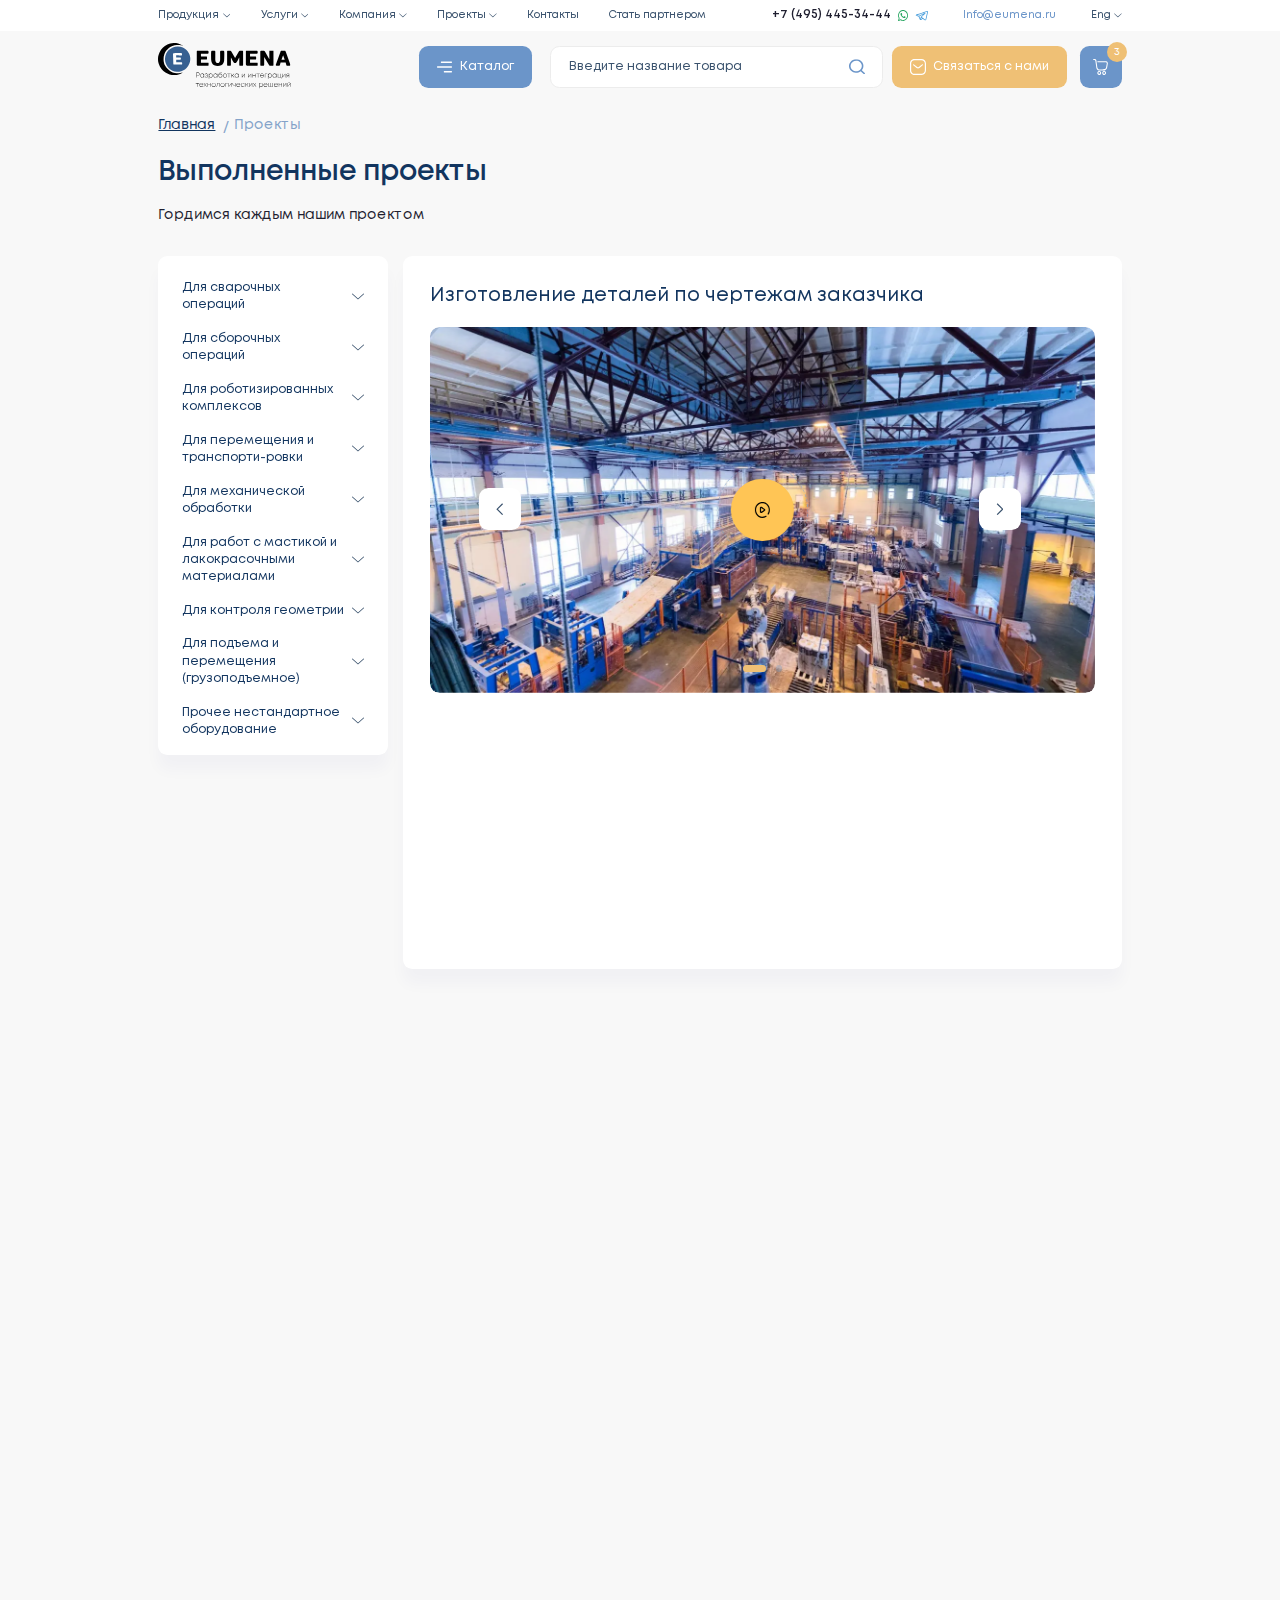
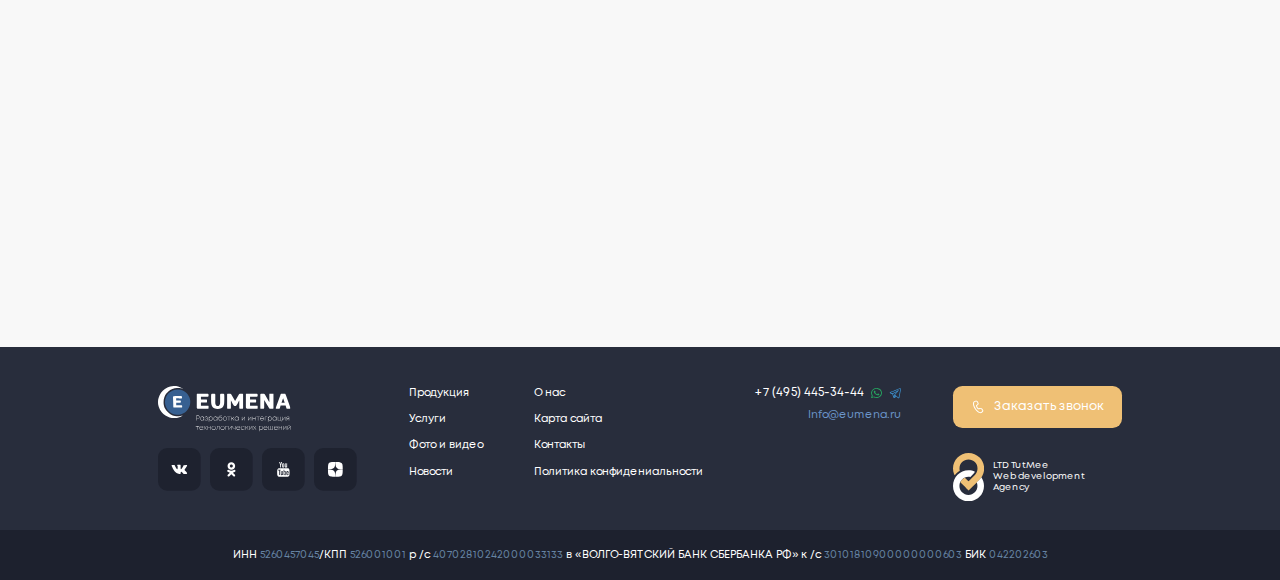
<file: projects.html>
<!DOCTYPE html>
<html lang="ru">

<head>
    <meta charset="UTF-8">
    <meta name="viewport" content="width=device-width, initial-scale=1.0">
    <meta name="description" content="">
    <meta name="keywords" content="">
    <meta name="color-scheme" content="light only">
    <link rel="stylesheet" href="css/swiper-bundle.min.css">
    <link rel="stylesheet" href="css/fancybox.css">
    <link rel="stylesheet" href="css/nouislider.min.css">
    <link rel="stylesheet" href="css/style.min.css">
    <link rel="icon" href="img/favicon.svg" type="image/svg+xml">
    <title>Проекты</title>
</head>

<body class="m-page">
    <div class="wrapper">
        <header class="header">
            <div class="header-top">
                <div class="container">
                    <div class="header-top__inner _flex-between">
                        <nav class="nav">
                            <div class="nav-item">
                                <div class="nav-item__show">
                                    <span>Продукция</span>
                                    <svg xmlns="http://www.w3.org/2000/svg" width="10" height="6" viewBox="0 0 10 6" fill="none">
                                        <path d="M0.0950568 0.634103C0.16518 0.558217 0.261133 0.500187 0.357355 0.500187C0.444222 0.500187 0.531066 0.531568 0.599806 0.595044L5.00009 4.63708L9.40037 0.595044C9.54548 0.461128 9.77186 0.469498 9.90514 0.61527C10.0391 0.760346 10.03 0.985549 9.88526 1.11946L5.24163 5.40479C5.1042 5.53174 4.89425 5.53174 4.75673 5.40479L0.113104 1.11946C-0.0298299 1.0046 -0.0388939 0.779179 0.0950568 0.634103Z" fill="#3A526D" />
                                    </svg>
                                </div>
                                <div class="nav-item__hidden">
                                    <div class="nav-item__inner">
                                        <ul>
                                            <li><a href="">Для сварочных операций</a></li>
                                            <li><a href="">Для сборочных операций</a></li>
                                            <li><a href="">Для роботизированных комплексов</a></li>
                                            <li><a href="">Для перемещения и транспортировки</a></li>
                                            <li><a href="">Для механической обработки</a></li>
                                            <li><a href="">Для работ с мастикой и лакокрасочными материалами</a></li>
                                            <li><a href="">Для контроля геометрии</a></li>
                                            <li><a href="">Для подъема и перемещения (грузоподъемное)</a></li>
                                            <li><a href="">Прочее нестандартное оборудование</a></li>
                                        </ul>
                                    </div>
                                </div>
                            </div>
                            <div class="nav-item">
                                <div class="nav-item__show">
                                    <span>Услуги</span>
                                    <svg xmlns="http://www.w3.org/2000/svg" width="10" height="6" viewBox="0 0 10 6" fill="none">
                                        <path d="M0.0950568 0.634103C0.16518 0.558217 0.261133 0.500187 0.357355 0.500187C0.444222 0.500187 0.531066 0.531568 0.599806 0.595044L5.00009 4.63708L9.40037 0.595044C9.54548 0.461128 9.77186 0.469498 9.90514 0.61527C10.0391 0.760346 10.03 0.985549 9.88526 1.11946L5.24163 5.40479C5.1042 5.53174 4.89425 5.53174 4.75673 5.40479L0.113104 1.11946C-0.0298299 1.0046 -0.0388939 0.779179 0.0950568 0.634103Z" fill="#3A526D" />
                                    </svg>
                                </div>
                                <div class="nav-item__hidden">
                                    <div class="nav-item__inner">
                                        <ul>
                                            <li><a href="">Проектирование нестандартного оборудования</a></li>
                                            <li><a href="">Изготовление деталей по чертежам заказчика</a></li>
                                            <li><a href="">Монтаж и пуско-наладка оборудования</a></li>
                                            <li><a href="">Проекты “под ключ”</a></li>
                                            <li><a href="">Прочностные расчеты</a></li>
                                            <li><a href="">Симуляция производственных процессов</a></li>
                                            <li><a href="">Реинжиниринг и восстановление тех. документации </a></li>
                                            <li><a href="">Независимая инженерно-техническая экспертиза</a></li>
                                        </ul>
                                    </div>
                                </div>
                            </div>
                            <div class="nav-item">
                                <div class="nav-item__show">
                                    <span>Компания</span>
                                    <svg xmlns="http://www.w3.org/2000/svg" width="10" height="6" viewBox="0 0 10 6" fill="none">
                                        <path d="M0.0950568 0.634103C0.16518 0.558217 0.261133 0.500187 0.357355 0.500187C0.444222 0.500187 0.531066 0.531568 0.599806 0.595044L5.00009 4.63708L9.40037 0.595044C9.54548 0.461128 9.77186 0.469498 9.90514 0.61527C10.0391 0.760346 10.03 0.985549 9.88526 1.11946L5.24163 5.40479C5.1042 5.53174 4.89425 5.53174 4.75673 5.40479L0.113104 1.11946C-0.0298299 1.0046 -0.0388939 0.779179 0.0950568 0.634103Z" fill="#3A526D" />
                                    </svg>
                                </div>
                                <div class="nav-item__hidden">
                                    <div class="nav-item__inner">
                                        <ul>
                                            <li><a href="">Компания 1</a></li>
                                            <li><a href="">Компания 2</a></li>
                                            <li><a href="">Компания 3</a></li>
                                            <li><a href="">Компания 4</a></li>
                                        </ul>
                                    </div>
                                </div>
                            </div>
                            <div class="nav-item">
                                <div class="nav-item__show">
                                    <span>Проекты</span>
                                    <svg xmlns="http://www.w3.org/2000/svg" width="10" height="6" viewBox="0 0 10 6" fill="none">
                                        <path d="M0.0950568 0.634103C0.16518 0.558217 0.261133 0.500187 0.357355 0.500187C0.444222 0.500187 0.531066 0.531568 0.599806 0.595044L5.00009 4.63708L9.40037 0.595044C9.54548 0.461128 9.77186 0.469498 9.90514 0.61527C10.0391 0.760346 10.03 0.985549 9.88526 1.11946L5.24163 5.40479C5.1042 5.53174 4.89425 5.53174 4.75673 5.40479L0.113104 1.11946C-0.0298299 1.0046 -0.0388939 0.779179 0.0950568 0.634103Z" fill="#3A526D" />
                                    </svg>
                                </div>
                                <div class="nav-item__hidden">
                                    <div class="nav-item__inner">
                                        <ul>
                                            <li>
                                                <a href="">Для сварочных операций</a>
                                                <ul>
                                                    <li><a href="">Проект 1</a></li>
                                                    <li><a href="">Проект 2</a></li>
                                                    <li><a href="">Проект 3</a></li>
                                                </ul>
                                            </li>
                                            <li><a href="">Для сборочных операций</a></li>
                                            <li><a href="">Для роботизированных комплексов</a></li>
                                            <li><a href="">Для перемещения и транспортировки</a></li>
                                            <li><a href="">Для механической обработки</a></li>
                                            <li><a href="">Для работ с мастикой и лакокрасочными материалами</a></li>
                                            <li><a href="">Для контроля геометрии</a></li>
                                            <li><a href="">Для подъема и перемещения (грузоподъемное)</a></li>
                                            <li><a href="">Прочее нестандартное оборудование</a></li>
                                        </ul>
                                    </div>
                                </div>
                            </div>
                            <a href="" class="nav__link">
                                <span>Контакты</span>
                            </a>
                            <a href="" class="nav__link">
                                <span>Стать партнером</span>
                            </a>
                        </nav>

                        <div class="header-contacts">
                            <a href="" class="header-contacts__phone">
                                +7 (495) 445-34-44
                            </a>
                            <a href="" class="header-contacts__whatsapp">
                                <img src="img/whatsapp.svg" alt="">
                            </a>
                            <a href="" class="header-contacts__tg">
                                <img src="img/tg.svg" alt="">
                            </a>
                        </div>

                        <a href="" class="header-contacts__email">
                            <span>Info@eumena.ru</span>
                        </a>

                        <div class="lang">
                            <div class="lang__show">
                                <span>Eng</span>
                                <svg xmlns="http://www.w3.org/2000/svg" width="10" height="6" viewBox="0 0 10 6" fill="none">
                                    <path d="M0.0950568 0.634103C0.16518 0.558217 0.261133 0.500187 0.357355 0.500187C0.444222 0.500187 0.531066 0.531568 0.599806 0.595044L5.00009 4.63708L9.40037 0.595044C9.54548 0.461128 9.77186 0.469498 9.90514 0.61527C10.0391 0.760346 10.03 0.985549 9.88526 1.11946L5.24163 5.40479C5.1042 5.53174 4.89425 5.53174 4.75673 5.40479L0.113104 1.11946C-0.0298299 1.0046 -0.0388939 0.779179 0.0950568 0.634103Z" fill="#3A526D" />
                                </svg>
                            </div>
                            <div class="lang__hidden">
                                <div class="lang__items">
                                    <a href="" class="lang__item">Ru</a>
                                    <a href="" class="lang__item">Eng</a>
                                    <a href="" class="lang__item">Esp</a>
                                </div>
                            </div>
                        </div>
                    </div>
                </div>
                <button class="header-top__close _toggle-menu m-btn m-btn-blue">
                    <img src="img/burger2.svg" alt="">
                </button>
            </div>
            <div class="header-top__bg modal-bg _toggle-menu"></div>

            <div class="header-bottom">
                <div class="container">
                    <div class="header-bottom__inner _flex-between">
                        <a href="" class="header__logo">
                            <img src="img/logo2.svg" alt="">
                        </a>

                        <div class="header-bottom__right _flex">
                            <button data-modal="catalogModal" class="header__catalog-btn m-btn m-btn-blue">
                                <img src="img/burger.svg" alt="">
                                <span>Каталог</span>
                            </button>
                            <form class="header-search">
                                <div class="fg">
                                    <input type="text" placeholder="Введите название товара">
                                </div>
                                <button class="header-search__btn">
                                    <img src="img/search.svg" alt="">
                                </button>
                            </form>
                            <a href="" class="header__call m-btn m-btn-yellow">
                                <img src="img/mail.svg" alt="">
                                <span>Связаться с нами</span>
                            </a>
                            <a href="" class="header__cart m-btn m-btn-blue">
                                <img src="img/cart.svg" alt="">
                                <div class="header__cart-num">
                                    <span>3</span>
                                </div>
                            </a>
                            <button class="_toggle-menu burger m-btn m-btn-blue">
                                <img src="img/burger.svg" alt="">
                            </button>
                        </div>
                    </div>
                </div>
            </div>

            <div class="modal header-catalog" id="catalogModal">
                <div class="modal__bg modal-bg _close-modal"></div>
                <div class="modal__dialog">
                    <button class="close-btn _close-modal">
                        <svg xmlns="http://www.w3.org/2000/svg" width="29" height="29" viewBox="0 0 29 29" fill="none">
                            <path fill-rule="evenodd" clip-rule="evenodd" d="M27.5619 0.0661201C27.473 0.100869 24.4978 3.03264 20.9503 6.58123L14.5003 13.0331L8.04993 6.58284C1.03713 -0.429876 1.48518 -0.0244081 0.875343 0.0900624C0.55707 0.149789 0.170254 0.536879 0.11057 0.855377C-0.00381906 1.46565 -0.408999 1.01734 6.5985 8.03479L13.0439 14.4893L6.56636 20.9766C-0.463833 28.0173 -0.068159 27.5804 0.0440964 28.1793C0.101453 28.4849 0.514586 28.8984 0.820056 28.9558C1.41903 29.0682 0.981067 29.4653 8.01734 22.4291L14.4996 15.9468L20.9823 22.4289C28.0295 29.4755 27.5799 29.0684 28.1892 28.954C28.5075 28.8942 28.8943 28.5071 28.954 28.1886C29.0685 27.5783 29.4765 28.0296 22.4338 20.9769L15.956 14.49L22.4336 8.00269C29.4568 0.968941 29.0679 1.39803 28.9569 0.805551C28.8463 0.216245 28.1385 -0.159003 27.5619 0.0661201Z" fill="#E8EBF6" />
                        </svg>
                    </button>
                    <form class="header-search">
                        <div class="fg">
                            <input type="text" placeholder="Введите название товара или услуги">
                        </div>
                        <button class="header-search__btn">
                            <img src="img/search.svg" alt="">
                        </button>
                    </form>
                    <div class="header-catalog__grid grid grid2">
                        <div class="header-catalog__col">
                            <div class="header-catalog__title">
                                Продукция
                            </div>
                            <div class="header-catalog__links">
                                <ul>
                                    <li><a href="">Для сварочных операций</a></li>
                                    <li><a href="">Для сборочных операций</a></li>
                                    <li><a href="">Для роботизированных комплексов</a></li>
                                    <li><a href="">Для перемещения и транспортировки</a></li>
                                    <li><a href="">Для механической обработки</a></li>
                                    <li><a href="">Для работ с мастикой и лакокрасочными материалами</a></li>
                                    <li><a href="">Для контроля геометрии</a></li>
                                    <li><a href="">Для подъема и перемещения (грузоподъемное)</a></li>
                                    <li><a href="">Прочее нестандартное оборудование</a></li>
                                </ul>
                            </div>
                        </div>
                        <div class="header-catalog__col">
                            <div class="header-catalog__title">
                                Услуги
                            </div>
                            <div class="header-catalog__links">
                                <ul>
                                    <li><a href="">Проектирование нестандартного оборудования</a></li>
                                    <li><a href="">Изготовление деталей по чертежам заказчика</a></li>
                                    <li><a href="">Монтаж и пуско-наладка оборудования</a></li>
                                    <li><a href="">Проекты “под ключ”</a></li>
                                    <li><a href="">Прочностные расчеты</a></li>
                                    <li><a href="">Симуляция производственных процессов</a></li>
                                    <li><a href="">Реинжиниринг и восстановление тех. документации </a></li>
                                    <li><a href="">Независимая инженерно-техническая экспертиза</a></li>
                                </ul>
                            </div>
                        </div>
                    </div>
                </div>
            </div>


        </header>
        <main class="content">

            <div class="page-top animated animated-opacity">
                <div class="container">
                    <ul class="breadcrumbs">
                        <li><a href="">Главная</a></li>
                        <li><a>Проекты</a></li>
                    </ul>
                </div>
            </div>

            <div class="about">
                <div class="container">
                    <h1 class="h2 dark-text animated animated-opacity">
                        Выполненные проекты
                    </h1>
                    <div class="about__desc animated animated-opacity">
                        <div class="text18">
                            Гордимся каждым нашим проектом
                        </div>
                    </div>
                    <div class="about__grid">
                        <div class="about__col">
                            <div class="about-nav animated animated-opacity">
                                <div class="about-nav__group about-nav__group--dynamic">
                                    <div class="about-nav__top">
                                        <div class="about-nav__title text20">
                                            Для сварочных операций
                                        </div>
                                    </div>
                                    <div class="about-nav__bottom">
                                        <div class="about-nav__links">
                                            <a href="" class="about-nav__link">
                                                <span>Проектирование нестандартного оборудования</span>
                                            </a>
                                            <a href="" class="about-nav__link">
                                                <span>Прочностные расчеты</span>
                                            </a>
                                            <a href="" class="about-nav__link">
                                                <span>Симуляция производственных процессов</span>
                                            </a>
                                            <a href="" class="about-nav__link _active">
                                                <span>Изготовление деталей по чертежам заказчика</span>
                                            </a>
                                        </div>
                                    </div>
                                </div>
                                <div class="about-nav__group about-nav__group--dynamic">
                                    <div class="about-nav__top">
                                        <div class="about-nav__title text20">
                                            Для сборочных операций
                                        </div>
                                    </div>
                                    <div class="about-nav__bottom">
                                        <div class="about-nav__links">
                                            <a href="" class="about-nav__link">
                                                <span>Проект</span>
                                            </a>
                                            <a href="" class="about-nav__link   ">
                                                <span>Проект 2</span>
                                            </a>
                                        </div>
                                    </div>
                                </div>
                                <div class="about-nav__group about-nav__group--dynamic">
                                    <div class="about-nav__top">
                                        <div class="about-nav__title text20">
                                            Для роботизированных комплексов
                                        </div>
                                    </div>
                                    <div class="about-nav__bottom">
                                        <div class="about-nav__links">
                                            <a href="" class="about-nav__link">
                                                <span>Проект</span>
                                            </a>
                                            <a href="" class="about-nav__link   ">
                                                <span>Проект 2</span>
                                            </a>
                                        </div>
                                    </div>
                                </div>
                                <div class="about-nav__group about-nav__group--dynamic">
                                    <div class="about-nav__top">
                                        <div class="about-nav__title text20">
                                            Для перемещения и транспорти-ровки
                                        </div>
                                    </div>
                                    <div class="about-nav__bottom">
                                        <div class="about-nav__links">
                                            <a href="" class="about-nav__link">
                                                <span>Монтаж и пуско-наладка оборудования</span>
                                            </a>
                                            <a href="" class="about-nav__link">
                                                <span>Реинжиниринг и восстановление  документации</span>
                                            </a>
                                            <a href="" class="about-nav__link">
                                                <span>Независимая инженерно-техническая экспертиза</span>
                                            </a>
                                            <a href="" class="about-nav__link">
                                                <span>Проекты “Под ключ”</span>
                                            </a>
                                        </div>
                                    </div>
                                </div>
                                <div class="about-nav__group about-nav__group--dynamic">
                                    <div class="about-nav__top">
                                        <div class="about-nav__title text20">
                                            Для механической обработки
                                        </div>
                                    </div>
                                    <div class="about-nav__bottom">
                                        <div class="about-nav__links">
                                            <a href="" class="about-nav__link">
                                                <span>Проект</span>
                                            </a>
                                            <a href="" class="about-nav__link   ">
                                                <span>Проект 2</span>
                                            </a>
                                        </div>
                                    </div>
                                </div>
                                <div class="about-nav__group about-nav__group--dynamic">
                                    <div class="about-nav__top">
                                        <div class="about-nav__title text20">
                                            Для работ с мастикой и лакокрасочными материалами
                                        </div>
                                    </div>
                                    <div class="about-nav__bottom">
                                        <div class="about-nav__links">
                                            <a href="" class="about-nav__link">
                                                <span>Проект</span>
                                            </a>
                                            <a href="" class="about-nav__link   ">
                                                <span>Проект 2</span>
                                            </a>
                                        </div>
                                    </div>
                                </div>
                                <div class="about-nav__group about-nav__group--dynamic">
                                    <div class="about-nav__top">
                                        <div class="about-nav__title text20">
                                            Для контроля геометрии
                                        </div>
                                    </div>
                                    <div class="about-nav__bottom">
                                        <div class="about-nav__links">
                                            <a href="" class="about-nav__link">
                                                <span>Проект</span>
                                            </a>
                                            <a href="" class="about-nav__link   ">
                                                <span>Проект 2</span>
                                            </a>
                                        </div>
                                    </div>
                                </div>
                                <div class="about-nav__group about-nav__group--dynamic">
                                    <div class="about-nav__top">
                                        <div class="about-nav__title text20">
                                            Для подъема и перемещения (грузоподъемное)
                                        </div>
                                    </div>
                                    <div class="about-nav__bottom">
                                        <div class="about-nav__links">
                                            <a href="" class="about-nav__link">
                                                <span>Проект</span>
                                            </a>
                                            <a href="" class="about-nav__link   ">
                                                <span>Проект 2</span>
                                            </a>
                                        </div>
                                    </div>
                                </div>
                                <div class="about-nav__group about-nav__group--dynamic">
                                    <div class="about-nav__top">
                                        <div class="about-nav__title text20">
                                            Прочее нестандартное оборудование
                                        </div>
                                    </div>
                                    <div class="about-nav__bottom">
                                        <div class="about-nav__links">
                                            <a href="" class="about-nav__link">
                                                <span>Проект</span>
                                            </a>
                                            <a href="" class="about-nav__link   ">
                                                <span>Проект 2</span>
                                            </a>
                                        </div>
                                    </div>
                                </div>
                            </div>
                        </div>
                        <div class="about__col2">
                            <div class="projects">
                                <div class="projects__items">
                                    <div class="project-card animated animated-opacity">
                                        <div class="h4 dark-text animated animated-opacity">
                                            Изготовление деталей по чертежам заказчика
                                        </div>
                                        <div class="photo-slider slider _loop animated animated-opacity">
                                            <div class="swiper-container">
                                                <div class="swiper-wrapper">
                                                    <div class="swiper-slide">
                                                        <a href="videos/Countdown7.mp4" data-fancybox class="video">
                                                            <div class="photo-slider__img">
                                                                <img src="img/about.webp" alt="">
                                                            </div>
                                                            <div class="play-btn">
                                                                <img src="img/play.svg" alt="">
                                                            </div>
                                                        </a>
                                                    </div>
                                                    <div class="swiper-slide">
                                                        <a href="videos/Countdown7.mp4" data-fancybox class="video">
                                                            <div class="photo-slider__img">
                                                                <img src="img/about.webp" alt="">
                                                            </div>
                                                            <div class="play-btn">
                                                                <img src="img/play.svg" alt="">
                                                            </div>
                                                        </a>
                                                    </div>
                                                </div>
                                            </div>
                                            <div class="swiper-nav">
                                                <div class="swiper-button swiper-button-prev">
                                                    <svg xmlns="http://www.w3.org/2000/svg" width="10" height="16" viewBox="0 0 10 16" fill="none">
                                                        <path d="M8.5 1L1.5 8L8.5 15" stroke="#3A526D" stroke-width="1.5" />
                                                    </svg>
                                                </div>
                                                <div class="swiper-button swiper-button-next">
                                                    <svg xmlns="http://www.w3.org/2000/svg" width="10" height="16" viewBox="0 0 10 16" fill="none">
                                                        <path d="M1.5 15L8.5 8L1.5 1" stroke="#3A526D" stroke-width="1.5" />
                                                    </svg>
                                                </div>
                                            </div>

                                            <div class="swiper-pagination"></div>
                                        </div>
                                        <div class="project-card__text text animated animated-opacity">
                                            <p>
                                                Ниже на этой странице приводится оборудование, которое реально использовалось на момент выполнения работ по проектам <a href="">ЦКТП</a>. Вы можете ориентироваться на реальные внедрения при подборе оборудования для своих целей, однако стоит помнить, что оборудование в каждом конкретном проекте подбиралось именно под задачи этого проекта. По этой причине в приведенных примерах могут учитываться некоторые особенности, которые именно вам не подойдут. Тем не менее, реальная оценка дает понимание того, какое серверное оборудование может быть использовано для целей построения вашей информационной системы на платформе «1С:Предприятие 8».
                                            </p>
                                        </div>
                                        <div class="project-card__nav _flex animated animated-opacity">
                                            <a href="" class="project-card__btn m-btn m-btn-yellow">
                                                <img src="img/mail.svg" alt="">
                                                <span>Заказать проект</span>
                                            </a>
                                            <a href="" class="project-card__btn m-btn m-btn-yellow-outline">
                                                <span>Задать вопрос</span>
                                            </a>
                                        </div>
                                    </div>
                                    <div class="project-card animated animated-opacity">
                                        <div class="h4 dark-text animated animated-opacity">
                                            Изготовление деталей по чертежам заказчика
                                        </div>
                                        <div class="photo-slider slider _loop animated animated-opacity">
                                            <div class="swiper-container">
                                                <div class="swiper-wrapper">
                                                    <div class="swiper-slide">
                                                        <a href="videos/Countdown7.mp4" data-fancybox class="video">
                                                            <div class="photo-slider__img">
                                                                <img src="img/about.webp" alt="">
                                                            </div>
                                                            <div class="play-btn">
                                                                <img src="img/play.svg" alt="">
                                                            </div>
                                                        </a>
                                                    </div>
                                                    <div class="swiper-slide">
                                                        <a href="videos/Countdown7.mp4" data-fancybox class="video">
                                                            <div class="photo-slider__img">
                                                                <img src="img/about.webp" alt="">
                                                            </div>
                                                            <div class="play-btn">
                                                                <img src="img/play.svg" alt="">
                                                            </div>
                                                        </a>
                                                    </div>
                                                </div>
                                            </div>
                                            <div class="swiper-nav">
                                                <div class="swiper-button swiper-button-prev">
                                                    <svg xmlns="http://www.w3.org/2000/svg" width="10" height="16" viewBox="0 0 10 16" fill="none">
                                                        <path d="M8.5 1L1.5 8L8.5 15" stroke="#3A526D" stroke-width="1.5" />
                                                    </svg>
                                                </div>
                                                <div class="swiper-button swiper-button-next">
                                                    <svg xmlns="http://www.w3.org/2000/svg" width="10" height="16" viewBox="0 0 10 16" fill="none">
                                                        <path d="M1.5 15L8.5 8L1.5 1" stroke="#3A526D" stroke-width="1.5" />
                                                    </svg>
                                                </div>
                                            </div>

                                            <div class="swiper-pagination"></div>
                                        </div>
                                        <div class="project-card__text text animated animated-opacity">
                                            <p>
                                                Ниже на этой странице приводится оборудование, которое реально использовалось на момент выполнения работ по проектам <a href="">ЦКТП</a>. Вы можете ориентироваться на реальные внедрения при подборе оборудования для своих целей, однако стоит помнить, что оборудование в каждом конкретном проекте подбиралось именно под задачи этого проекта. По этой причине в приведенных примерах могут учитываться некоторые особенности, которые именно вам не подойдут. Тем не менее, реальная оценка дает понимание того, какое серверное оборудование может быть использовано для целей построения вашей информационной системы на платформе «1С:Предприятие 8».
                                            </p>
                                        </div>
                                        <div class="project-card__nav _flex animated animated-opacity">
                                            <a href="" class="project-card__btn m-btn m-btn-yellow">
                                                <img src="img/mail.svg" alt="">
                                                <span>Заказать проект</span>
                                            </a>
                                            <a href="" class="project-card__btn m-btn m-btn-yellow-outline">
                                                <span>Задать вопрос</span>
                                            </a>
                                        </div>
                                    </div>
                                </div>
                                <div class="projects__nav _flex-center animated animated-opacity">
                                    <button class="m-btn m-btn-yellow-outline">
                                        <span>Показать еще</span>
                                    </button>
                                </div>
                            </div>
                        </div>
                    </div>
                </div>
            </div>

        </main>
        <footer class="footer">
            <div class="footer-top m-section">
                <div class="container">
                    <div class="footer-top__inner">
                        <div class="footer-top__col">
                            <a href="" class="footer__logo">
                                <img src="img/logo.svg" alt="">
                            </a>
                            <div class="socials">
                                <a href="" class="socials__item">
                                    <svg width="55" height="55" viewBox="0 0 55 55" fill="none" xmlns="http://www.w3.org/2000/svg">
                                        <rect width="55" height="55" rx="12" fill="#1E222F" />
                                        <path d="M27.1215 21.503C26.0484 21.491 25.1352 21.503 24.6215 21.7672C24.279 21.9414 24.0164 22.3377 24.1762 22.3557C24.376 22.3857 24.8269 22.4878 25.0667 22.8301C25.3749 23.2685 25.3635 24.2593 25.3635 24.2593C25.3635 24.2593 25.5347 26.9855 24.9468 27.3278C24.5415 27.562 23.9879 27.0876 22.7892 24.9198C22.1785 23.8029 21.7161 22.5719 21.7161 22.5719C21.7161 22.5719 21.6305 22.3437 21.4707 22.2236C21.2766 22.0735 21.0084 22.0254 21.0084 22.0254L18.1487 22.0435C18.1487 22.0435 17.7206 22.0615 17.5665 22.2536C17.4238 22.4338 17.5551 22.7881 17.5551 22.7881C17.5551 22.7881 19.7926 28.2946 22.3269 31.0688C24.65 33.6149 27.287 33.4468 27.287 33.4468H28.4857C28.4857 33.4468 28.8453 33.4047 29.0279 33.2006C29.1992 33.0084 29.1935 32.6481 29.1935 32.6481C29.1935 32.6481 29.1706 30.9607 29.9126 30.7085C30.649 30.4683 31.5851 32.3419 32.5839 33.0625C33.3431 33.6089 33.9196 33.4888 33.9196 33.4888L36.5909 33.4468C36.5909 33.4468 37.9836 33.3567 37.3215 32.1977C37.2701 32.1077 36.939 31.3451 35.3408 29.7838C33.6627 28.1504 33.8853 28.4147 35.9059 25.5863C37.1331 23.8629 37.624 22.8121 37.4699 22.3557C37.3215 21.9294 36.4196 22.0435 36.4196 22.0435L33.4116 22.0615C33.4116 22.0615 33.189 22.0314 33.0234 22.1335C32.8636 22.2356 32.7609 22.4758 32.7609 22.4758C32.7609 22.4758 32.2814 23.8089 31.6478 24.9438C30.3122 27.3338 29.77 27.4659 29.5531 27.3158C29.0451 26.9675 29.1706 25.9226 29.1706 25.184C29.1706 22.8601 29.5074 21.8993 28.5199 21.6471C28.1946 21.5631 27.9549 21.509 27.1215 21.503Z" fill="#FFF" />
                                    </svg>
                                </a>
                                <a href="" class="socials__item">
                                    <svg width="55" height="55" viewBox="0 0 55 55" fill="none" xmlns="http://www.w3.org/2000/svg">
                                        <rect width="55" height="55" rx="12" fill="#1E222F" />
                                        <path d="M27.5018 21.1343C28.5887 21.1343 29.4728 22.0188 29.4728 23.1063C29.4728 24.1899 28.5887 25.0744 27.5018 25.0744C26.415 25.0744 25.5309 24.1899 25.5309 23.1063C25.5309 22.0188 26.415 21.1343 27.5018 21.1343ZM27.5018 28.0036C30.2037 28.0036 32.3966 25.8096 32.3966 23.1063C32.3966 20.4029 30.2037 18.2051 27.5018 18.2051C24.8 18.2051 22.6032 20.4029 22.6032 23.1063C22.6032 25.8057 24.8 28.0036 27.5018 28.0036ZM29.4268 31.7484C30.3951 31.5301 31.3289 31.1472 32.19 30.6035C32.8406 30.1938 33.0357 29.3323 32.6263 28.6813C32.2168 28.0304 31.3557 27.8313 30.7051 28.2448C28.7533 29.4701 26.2466 29.4701 24.2986 28.2448C23.6442 27.8313 22.7831 28.0304 22.3736 28.6813C21.9641 29.3323 22.1593 30.1938 22.8137 30.6035C23.671 31.1472 24.6086 31.5301 25.5768 31.7484L22.9132 34.4134C22.3698 34.9571 22.3698 35.8416 22.9171 36.3854C23.1888 36.6572 23.5447 36.7951 23.9006 36.7951C24.2565 36.7951 24.6163 36.6572 24.888 36.3854L27.5018 33.7701L30.1195 36.3854C30.663 36.9291 31.5432 36.9291 32.0905 36.3854C32.6339 35.8416 32.6339 34.9571 32.0905 34.4134L29.4268 31.7484Z" fill="white" />
                                    </svg>
                                </a>
                                <a href="" class="socials__item">
                                    <svg width="55" height="55" viewBox="0 0 55 55" fill="none" xmlns="http://www.w3.org/2000/svg">
                                        <rect width="55" height="55" rx="12" fill="#1E222F" />
                                        <path fill-rule="evenodd" clip-rule="evenodd" d="M22.1142 18.0757C22.1142 18.1118 22.3966 18.993 22.7417 20.034L23.3692 21.9266V23.5193V25.1121H23.9444H24.5196V23.7322C24.5196 22.3546 24.5207 22.3489 25.0983 20.4642C25.4165 19.4258 25.7207 18.4466 25.7744 18.2881L25.8719 18L25.2751 18.0308L24.6785 18.0616L24.3637 19.2629C24.1906 19.9236 24.0225 20.49 23.9902 20.5215C23.9579 20.553 23.8499 20.244 23.7501 19.8348C23.6504 19.4257 23.497 18.8477 23.4093 18.5505L23.2498 18.0101H22.682C22.3697 18.0101 22.1142 18.0396 22.1142 18.0757ZM26.7158 19.8323C26.3196 19.9742 25.9889 20.4236 25.8717 20.9793C25.7099 21.7464 25.7875 24.034 25.989 24.4393C26.3443 25.1536 27.3502 25.4298 28.0555 25.0065C28.6136 24.6717 28.7029 24.3125 28.7029 22.4031C28.7029 20.8181 28.6886 20.6957 28.4645 20.3684C28.3333 20.1769 28.1097 19.9623 27.9677 19.8915C27.7071 19.7617 27.0055 19.7286 26.7158 19.8323ZM29.5047 19.8285C29.4096 19.9222 29.4308 23.6907 29.5304 24.3809C29.6547 25.2425 30.1867 25.4618 30.9368 24.9608C31.2978 24.7198 31.3175 24.7171 31.3175 24.9094C31.3175 25.0841 31.3898 25.1121 31.8404 25.1121H32.3633V22.4303V19.7485L31.8665 19.7799L31.3697 19.8113L31.3413 21.8642C31.3173 23.5925 31.2859 23.9466 31.1421 24.1029C30.8748 24.3937 30.6211 24.3359 30.5462 23.9671C30.5102 23.7901 30.4808 22.7711 30.4808 21.7026V19.7599H30.0276C29.7783 19.7599 29.543 19.7907 29.5047 19.8285ZM27.6337 22.3708C27.6638 24.0725 27.6174 24.2887 27.2234 24.2887C26.9105 24.2887 26.8204 23.8714 26.8204 22.4225C26.8204 20.924 26.8987 20.6574 27.3242 20.7058L27.6048 20.7377L27.6337 22.3708ZM23.2543 26.1376C21.3721 26.248 21.0468 26.3105 20.5633 26.6553C19.7358 27.2451 19.5005 28.3394 19.5 31.5993C19.4994 35.5606 19.8973 36.5606 21.5982 36.8713C22.5367 37.0429 32.4637 37.0429 33.4022 36.8713C35.1156 36.5583 35.5015 35.5694 35.5 31.4964C35.4984 27.3608 35.1005 26.4788 33.1283 26.2397C32.0263 26.106 25.0275 26.0338 23.2543 26.1376ZM23.9967 28.4573V28.9205H23.4215H22.8463V31.9054V34.8904H22.3757H21.9051V31.9054V28.9205H21.3299H20.7547V28.4573V27.9941H22.3757H23.9967V28.4573ZM28.7029 29.0749C28.7029 29.6693 28.7382 30.1546 28.7813 30.1534C28.8244 30.1521 28.9774 30.0605 29.1212 29.9498C29.4387 29.7053 30.0884 29.6812 30.3163 29.9055C30.5768 30.1619 30.6001 30.4085 30.5656 32.5446C30.5364 34.3561 30.5129 34.5824 30.3339 34.7769C30.0565 35.0781 29.5317 35.0601 29.1403 34.736C28.7647 34.4249 28.7029 34.4176 28.7029 34.6845C28.7029 34.8561 28.6331 34.8904 28.2846 34.8904H27.8662V31.4422V27.9941H28.2846H28.7029V29.0749ZM25.1712 31.9298C25.1974 33.9579 25.2133 34.1183 25.3917 34.152C25.4976 34.1721 25.6975 34.0836 25.8362 33.9554C26.0858 33.7246 26.0884 33.7021 26.0884 31.7331V29.7439H26.5067H26.925V32.3171V34.8904H26.5067C26.1299 34.8904 26.0884 34.8647 26.0884 34.6324V34.3744L25.6543 34.6839C25.2289 34.9872 24.8075 35.0719 24.5439 34.9072C24.2809 34.743 24.2059 34.0829 24.2059 31.9319V29.7439H24.6744H25.1429L25.1712 31.9298ZM33.7609 29.9973C34.155 30.3567 34.2457 30.6672 34.2457 31.6548V32.523H33.3045H32.3633V33.1474C32.3633 33.9265 32.4859 34.1699 32.8786 34.1699C33.2125 34.1699 33.3045 34.0235 33.3045 33.4924C33.3045 33.1441 33.3091 33.1406 33.7751 33.1406H34.2457L34.245 33.6295C34.2439 34.4721 33.7453 34.9828 32.9172 34.9897C32.3252 34.9945 31.9855 34.8245 31.7071 34.3837C31.5085 34.0693 31.4691 33.8379 31.4371 32.7995C31.3823 31.0211 31.4696 30.4999 31.8923 30.0839C32.2059 29.7753 32.2953 29.7439 32.8605 29.7439C33.3771 29.7439 33.5304 29.7871 33.7609 29.9973ZM28.9354 30.6247C28.7124 30.7784 28.7029 30.8492 28.7029 32.3539C28.7029 34.0505 28.7389 34.1699 29.2493 34.1699C29.6714 34.1699 29.7487 33.8778 29.7487 32.2818C29.7487 31.2177 29.7134 30.8722 29.5859 30.6932C29.3936 30.4228 29.25 30.4077 28.9354 30.6247ZM32.5276 30.6261C32.4221 30.73 32.3633 30.9718 32.3633 31.3008V31.8138L32.86 31.7824L33.3568 31.751L33.338 31.2403C33.3125 30.5486 32.9136 30.2463 32.5276 30.6261Z" fill="white" />
                                    </svg>
                                </a>
                                <a href="" class="socials__item">
                                    <svg width="55" height="55" viewBox="0 0 55 55" fill="none" xmlns="http://www.w3.org/2000/svg">
                                        <rect width="55" height="55" rx="12" fill="#1E222F" />
                                        <path fill-rule="evenodd" clip-rule="evenodd" d="M25.0131 18.0153C22.1882 18.0662 20.6407 18.386 19.6658 19.1204C18.8013 19.7717 18.3231 20.9469 18.1302 22.8947C18.0392 23.8131 18.0026 24.8301 18.0024 26.4443L18.0023 27.4064L18.1803 27.3977C18.2782 27.3929 18.5827 27.3818 18.8569 27.3729C22.0964 27.2684 23.4159 27.0628 24.5312 26.4891C25.7971 25.8379 26.6088 24.7375 26.967 23.1875C27.1878 22.232 27.2963 21.0608 27.3703 18.8354C27.3793 18.5656 27.3906 18.2683 27.3955 18.1747L27.4045 18.0046L26.3156 18.008C25.7167 18.0099 25.1306 18.0132 25.0131 18.0153ZM27.5999 18.1803C27.6048 18.2795 27.616 18.585 27.6249 18.8591C27.7296 22.1004 27.9348 23.4181 28.5087 24.5335C29.1154 25.7129 30.1301 26.5105 31.5096 26.8925C32.493 27.1648 33.7251 27.2915 36.1782 27.3728C36.448 27.3817 36.7428 27.3932 36.8333 27.3982L36.9977 27.4075L36.9882 26.0571C36.9771 24.4761 36.9557 23.8783 36.8811 23.0609C36.79 22.0626 36.6351 21.2807 36.4078 20.6712C36.2634 20.2838 36.0245 19.8485 35.8087 19.5792C35.2805 18.9201 34.3574 18.4761 33.0462 18.2504C32.0621 18.081 31.1009 18.0242 28.9727 18.0095L27.5911 18L27.5999 18.1803ZM18.0024 28.5555C18.0027 31.4834 18.1457 33.0126 18.5252 34.1492C18.7498 34.8218 19.0877 35.382 19.4746 35.7233C20.0811 36.2583 20.9458 36.5995 22.1565 36.7817C23.1733 36.9348 24.3777 36.995 26.4264 36.9953L27.4045 36.9955L27.3956 36.8254C27.3907 36.7318 27.3795 36.4273 27.3707 36.1488C27.2802 33.2862 27.1077 31.9604 26.6878 30.9026C26.2762 29.8654 25.5264 29.0267 24.5649 28.528C23.435 27.9421 22.1269 27.7365 18.8331 27.6274C18.5633 27.6185 18.266 27.6071 18.1724 27.6022L18.0023 27.5933L18.0024 28.5555ZM36.7875 27.6049C36.7483 27.6072 36.4705 27.6169 36.1702 27.6265C33.5758 27.7091 32.3235 27.8481 31.3038 28.1668C29.6913 28.6707 28.5953 29.8015 28.1223 31.4494C27.8388 32.4375 27.7073 33.6845 27.6251 36.1646C27.6162 36.4345 27.6048 36.7328 27.5998 36.8276L27.5907 37L28.9646 36.9905C30.2649 36.9815 30.7151 36.9705 31.3592 36.9319C32.8842 36.8405 33.922 36.63 34.7064 36.2529C35.4265 35.9067 35.8544 35.4897 36.2015 34.7957C36.7899 33.6191 36.992 32.0262 36.9929 28.5564L36.9932 27.595L36.9259 27.5978C36.8889 27.5994 36.8266 27.6026 36.7875 27.6049Z" fill="white" />
                                    </svg>
                                </a>
                            </div>

                        </div>
                        <div class="footer-top__col2">
                            <div class="footer-nav">
                                <ul>
                                    <li><a href="">Продукция</a> </li>
                                    <li><a href="">Услуги</a> </li>
                                    <li><a href="">Фото и видео</a></li>
                                    <li><a href="">Новости</a> </li>
                                </ul>
                            </div>
                        </div>
                        <div class="footer-top__col3">
                            <div class="footer-nav">
                                <ul>
                                    <li><a href="">О нас</a> </li>
                                    <li><a href="">Карта сайта</a> </li>
                                    <li><a href="">Контакты</a></li>
                                    <li><a href="">Политика конфидениальности</a> </li>
                                </ul>
                            </div>
                        </div>
                        <div class="footer-top__col4">
                            <div class="footer-contacts">
                                <div class="footer-contacts__call _flex">
                                    <a href="tel:+74954453444" class="footer-contacts__phone">
                                        +7 (495) 445-34-44
                                    </a>
                                    <a href="" class="footer-contacts__whatsapp">
                                        <img src="img/whatsapp.svg" alt="">
                                    </a>
                                    <a href="" class="footer-contacts__tg">
                                        <img src="img/tg.svg" alt="">
                                    </a>
                                </div>
                                <a href="mailto:Info@eumena.ru" class="footer-contacts__email">
                                    Info@eumena.ru
                                </a>
                            </div>
                        </div>
                        <div class="footer-top__col5">
                            <button class="footer-top__btn m-btn m-btn-yellow">
                                <img src="img/phone.svg" alt="">
                                <span>Заказать звонок</span>
                            </button>
                            <a target="_blank" href="https://tutmee.ru/" class="footer__by">
                                <svg xmlns="http://www.w3.org/2000/svg" id="_x31_" viewBox="-272 383.1 49.3 76.8">
                                    <style>
                                        .tutmee_log_svg0 {
                                            fill: #EFC075
                                        }

                                        .tutmee_log_svg1 {
                                            fill: #fff
                                        }
                                    </style>
                                    <path class="tutmee_log_svg0" d="M-247.4 383.1c-6.8 0-13 2.8-17.4 7.2-4.4 4.5-7.2 10.6-7.2 17.4 0 2.9.5 5.8 1.5 8.4.3.9.7 1.7 1.1 2.5.8-1.1 1.6-2 2.5-3 1.7-1.7 3.6-3.1 5.7-4.3-.3-1.2-.5-2.4-.5-3.7 0-3.9 1.6-7.5 4.2-10.1s6.2-4.2 10.1-4.2c3.9 0 7.5 1.6 10.1 4.2s4.2 6.2 4.2 10.1c0 1.7-.3 3.4-.8 4.8-.6 1.6-1.4 3-2.4 4.3-2.5 3-6.4 6.8-10.1 10.3l-.9.9-1-.9c-1.6-1.6-3.3-3.2-4.9-4.8-1.6.7-3 1.7-4.2 2.9-1.3 1.3-2.3 2.8-3 4.4 1.6 1.6 3.3 3.2 4.9 4.9 1.1 1 2.1 2.1 4.5 4.5l3.7 3.7 3.7-3.7c1.8-1.8 3.1-3 4.5-4.3 3.8-3.7 7.9-7.6 10.9-11.2 1.8-2.2 3.2-4.6 4.2-7.3.9-2.6 1.5-5.4 1.5-8.3 0-6.8-2.8-13-7.2-17.4-4.7-4.5-10.9-7.3-17.7-7.3z"></path>
                                    <path class="tutmee_log_svg1" d="M-247.4 410.6c-6.8 0-13 2.8-17.4 7.2-4.4 4.5-7.2 10.7-7.2 17.5 0 6.8 2.8 13 7.2 17.4 4.5 4.5 10.6 7.2 17.4 7.2 6.8 0 13-2.8 17.4-7.2 4.5-4.5 7.2-10.6 7.2-17.4 0-5.1-1.6-9.9-4.2-13.8-.4.6-.9 1.3-1.4 1.9-1.7 2-3.7 4.2-5.9 6.3.7 1.7 1.1 3.6 1.1 5.6 0 3.9-1.6 7.5-4.2 10.1-2.6 2.6-6.2 4.2-10.1 4.2-3.9 0-7.5-1.6-10.1-4.2s-4.2-6.2-4.2-10.1 1.6-7.5 4.2-10.1 6.2-4.2 10.1-4.2c1 0 2 .1 3 .3 2.2-2.1 4.2-4.2 5.7-6 .6-.7 1.2-1.6 1.6-2.4-3-1.5-6.5-2.3-10.2-2.3z"></path>
                                </svg>
                                <span class="text12">
                        LTD TutMee<br>
                        Web development<br>
                        Agency
                    </span>
                            </a>
                        </div>
                    </div>
                </div>
            </div>
            <div class="footer-bottom m-section">
                <div class="container">
                    <div class="footer-bottom__inner">
                        <div class="footer-bottom__info text14">
                            ИНН <span>5260457045</span>/КПП <span>526001001</span> р /с <span>40702810242000033133</span> в «ВОЛГО-ВЯТСКИЙ БАНК СБЕРБАНКА РФ»
                            к /с <span>30101810900000000603</span> БИК <span>042202603</span>
                        </div>
                    </div>
                </div>
            </div>
        </footer>
    </div>

    <script src="js/jquery.min.js"></script>
    <script src="js/jquery.maskedinput.min.js"></script>
    <script src="js/swiper-bundle.min.js"></script>
    <script src="js/fancybox.umd.js"></script>
    <script src="js/nouislider.min.js"></script>
    <script src="js/main.min.js"></script>

</body>

</html>
</file>
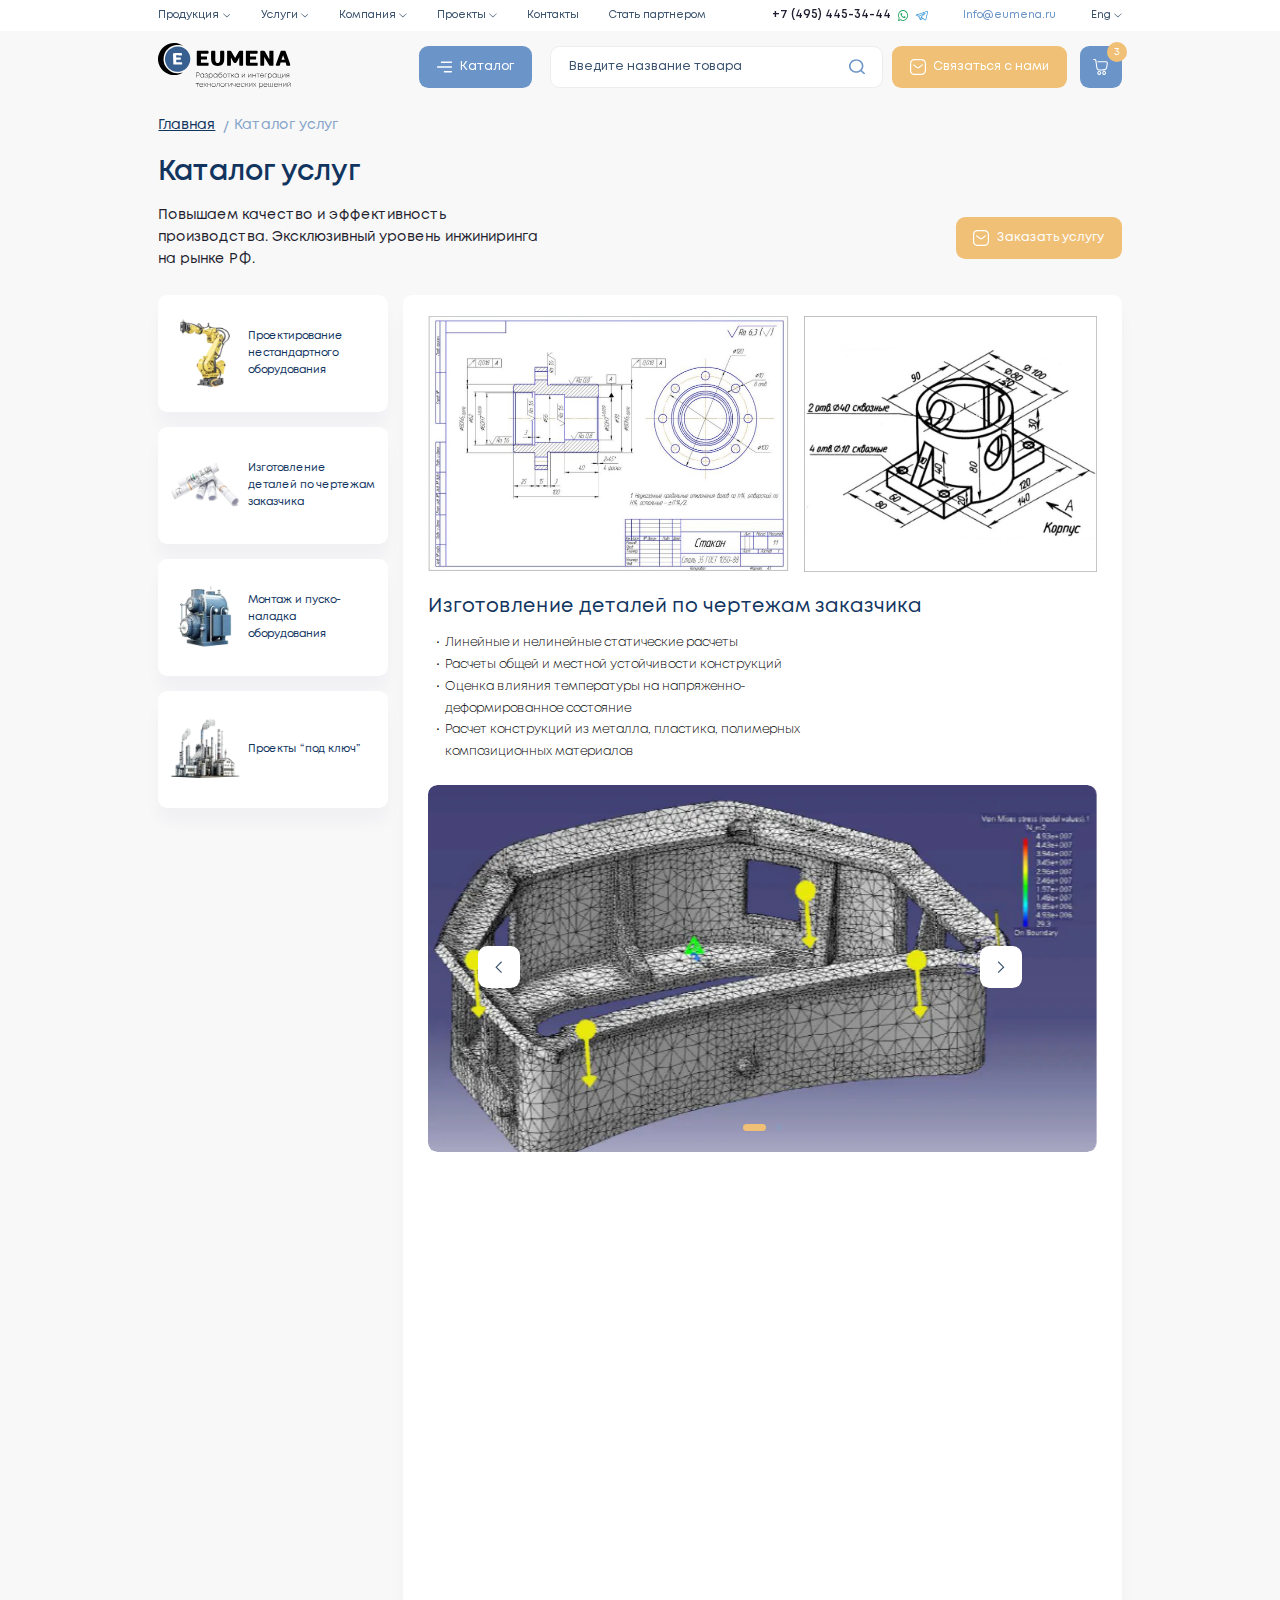
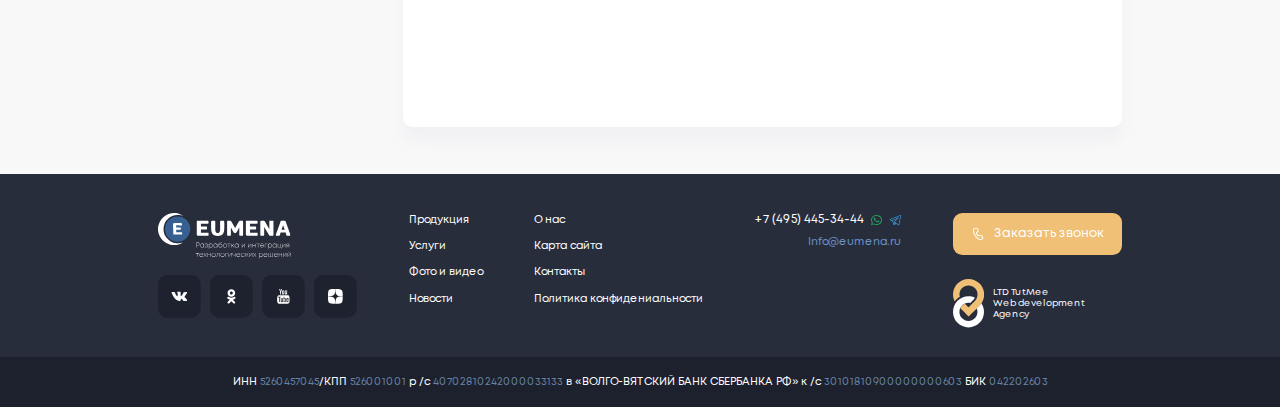
<file: services.html>
<!DOCTYPE html>
<html lang="ru">

<head>
    <meta charset="UTF-8">
    <meta name="viewport" content="width=device-width, initial-scale=1.0">
    <meta name="description" content="">
    <meta name="keywords" content="">
    <meta name="color-scheme" content="light only">
    <link rel="stylesheet" href="css/swiper-bundle.min.css">
    <link rel="stylesheet" href="css/fancybox.css">
    <link rel="stylesheet" href="css/nouislider.min.css">
    <link rel="stylesheet" href="css/style.min.css">
    <link rel="icon" href="img/favicon.svg" type="image/svg+xml">
    <title>Каталог услуг</title>
</head>

<body class="m-page">
    <div class="wrapper">
        <header class="header">
            <div class="header-top">
                <div class="container">
                    <div class="header-top__inner _flex-between">
                        <nav class="nav">
                            <div class="nav-item">
                                <div class="nav-item__show">
                                    <span>Продукция</span>
                                    <svg xmlns="http://www.w3.org/2000/svg" width="10" height="6" viewBox="0 0 10 6" fill="none">
                                        <path d="M0.0950568 0.634103C0.16518 0.558217 0.261133 0.500187 0.357355 0.500187C0.444222 0.500187 0.531066 0.531568 0.599806 0.595044L5.00009 4.63708L9.40037 0.595044C9.54548 0.461128 9.77186 0.469498 9.90514 0.61527C10.0391 0.760346 10.03 0.985549 9.88526 1.11946L5.24163 5.40479C5.1042 5.53174 4.89425 5.53174 4.75673 5.40479L0.113104 1.11946C-0.0298299 1.0046 -0.0388939 0.779179 0.0950568 0.634103Z" fill="#3A526D" />
                                    </svg>
                                </div>
                                <div class="nav-item__hidden">
                                    <div class="nav-item__inner">
                                        <ul>
                                            <li><a href="">Для сварочных операций</a></li>
                                            <li><a href="">Для сборочных операций</a></li>
                                            <li><a href="">Для роботизированных комплексов</a></li>
                                            <li><a href="">Для перемещения и транспортировки</a></li>
                                            <li><a href="">Для механической обработки</a></li>
                                            <li><a href="">Для работ с мастикой и лакокрасочными материалами</a></li>
                                            <li><a href="">Для контроля геометрии</a></li>
                                            <li><a href="">Для подъема и перемещения (грузоподъемное)</a></li>
                                            <li><a href="">Прочее нестандартное оборудование</a></li>
                                        </ul>
                                    </div>
                                </div>
                            </div>
                            <div class="nav-item">
                                <div class="nav-item__show">
                                    <span>Услуги</span>
                                    <svg xmlns="http://www.w3.org/2000/svg" width="10" height="6" viewBox="0 0 10 6" fill="none">
                                        <path d="M0.0950568 0.634103C0.16518 0.558217 0.261133 0.500187 0.357355 0.500187C0.444222 0.500187 0.531066 0.531568 0.599806 0.595044L5.00009 4.63708L9.40037 0.595044C9.54548 0.461128 9.77186 0.469498 9.90514 0.61527C10.0391 0.760346 10.03 0.985549 9.88526 1.11946L5.24163 5.40479C5.1042 5.53174 4.89425 5.53174 4.75673 5.40479L0.113104 1.11946C-0.0298299 1.0046 -0.0388939 0.779179 0.0950568 0.634103Z" fill="#3A526D" />
                                    </svg>
                                </div>
                                <div class="nav-item__hidden">
                                    <div class="nav-item__inner">
                                        <ul>
                                            <li><a href="">Проектирование нестандартного оборудования</a></li>
                                            <li><a href="">Изготовление деталей по чертежам заказчика</a></li>
                                            <li><a href="">Монтаж и пуско-наладка оборудования</a></li>
                                            <li><a href="">Проекты “под ключ”</a></li>
                                            <li><a href="">Прочностные расчеты</a></li>
                                            <li><a href="">Симуляция производственных процессов</a></li>
                                            <li><a href="">Реинжиниринг и восстановление тех. документации </a></li>
                                            <li><a href="">Независимая инженерно-техническая экспертиза</a></li>
                                        </ul>
                                    </div>
                                </div>
                            </div>
                            <div class="nav-item">
                                <div class="nav-item__show">
                                    <span>Компания</span>
                                    <svg xmlns="http://www.w3.org/2000/svg" width="10" height="6" viewBox="0 0 10 6" fill="none">
                                        <path d="M0.0950568 0.634103C0.16518 0.558217 0.261133 0.500187 0.357355 0.500187C0.444222 0.500187 0.531066 0.531568 0.599806 0.595044L5.00009 4.63708L9.40037 0.595044C9.54548 0.461128 9.77186 0.469498 9.90514 0.61527C10.0391 0.760346 10.03 0.985549 9.88526 1.11946L5.24163 5.40479C5.1042 5.53174 4.89425 5.53174 4.75673 5.40479L0.113104 1.11946C-0.0298299 1.0046 -0.0388939 0.779179 0.0950568 0.634103Z" fill="#3A526D" />
                                    </svg>
                                </div>
                                <div class="nav-item__hidden">
                                    <div class="nav-item__inner">
                                        <ul>
                                            <li><a href="">Компания 1</a></li>
                                            <li><a href="">Компания 2</a></li>
                                            <li><a href="">Компания 3</a></li>
                                            <li><a href="">Компания 4</a></li>
                                        </ul>
                                    </div>
                                </div>
                            </div>
                            <div class="nav-item">
                                <div class="nav-item__show">
                                    <span>Проекты</span>
                                    <svg xmlns="http://www.w3.org/2000/svg" width="10" height="6" viewBox="0 0 10 6" fill="none">
                                        <path d="M0.0950568 0.634103C0.16518 0.558217 0.261133 0.500187 0.357355 0.500187C0.444222 0.500187 0.531066 0.531568 0.599806 0.595044L5.00009 4.63708L9.40037 0.595044C9.54548 0.461128 9.77186 0.469498 9.90514 0.61527C10.0391 0.760346 10.03 0.985549 9.88526 1.11946L5.24163 5.40479C5.1042 5.53174 4.89425 5.53174 4.75673 5.40479L0.113104 1.11946C-0.0298299 1.0046 -0.0388939 0.779179 0.0950568 0.634103Z" fill="#3A526D" />
                                    </svg>
                                </div>
                                <div class="nav-item__hidden">
                                    <div class="nav-item__inner">
                                        <ul>
                                            <li>
                                                <a href="">Для сварочных операций</a>
                                                <ul>
                                                    <li><a href="">Проект 1</a></li>
                                                    <li><a href="">Проект 2</a></li>
                                                    <li><a href="">Проект 3</a></li>
                                                </ul>
                                            </li>
                                            <li><a href="">Для сборочных операций</a></li>
                                            <li><a href="">Для роботизированных комплексов</a></li>
                                            <li><a href="">Для перемещения и транспортировки</a></li>
                                            <li><a href="">Для механической обработки</a></li>
                                            <li><a href="">Для работ с мастикой и лакокрасочными материалами</a></li>
                                            <li><a href="">Для контроля геометрии</a></li>
                                            <li><a href="">Для подъема и перемещения (грузоподъемное)</a></li>
                                            <li><a href="">Прочее нестандартное оборудование</a></li>
                                        </ul>
                                    </div>
                                </div>
                            </div>
                            <a href="" class="nav__link">
                                <span>Контакты</span>
                            </a>
                            <a href="" class="nav__link">
                                <span>Стать партнером</span>
                            </a>
                        </nav>

                        <div class="header-contacts">
                            <a href="" class="header-contacts__phone">
                                +7 (495) 445-34-44
                            </a>
                            <a href="" class="header-contacts__whatsapp">
                                <img src="img/whatsapp.svg" alt="">
                            </a>
                            <a href="" class="header-contacts__tg">
                                <img src="img/tg.svg" alt="">
                            </a>
                        </div>

                        <a href="" class="header-contacts__email">
                            <span>Info@eumena.ru</span>
                        </a>

                        <div class="lang">
                            <div class="lang__show">
                                <span>Eng</span>
                                <svg xmlns="http://www.w3.org/2000/svg" width="10" height="6" viewBox="0 0 10 6" fill="none">
                                    <path d="M0.0950568 0.634103C0.16518 0.558217 0.261133 0.500187 0.357355 0.500187C0.444222 0.500187 0.531066 0.531568 0.599806 0.595044L5.00009 4.63708L9.40037 0.595044C9.54548 0.461128 9.77186 0.469498 9.90514 0.61527C10.0391 0.760346 10.03 0.985549 9.88526 1.11946L5.24163 5.40479C5.1042 5.53174 4.89425 5.53174 4.75673 5.40479L0.113104 1.11946C-0.0298299 1.0046 -0.0388939 0.779179 0.0950568 0.634103Z" fill="#3A526D" />
                                </svg>
                            </div>
                            <div class="lang__hidden">
                                <div class="lang__items">
                                    <a href="" class="lang__item">Ru</a>
                                    <a href="" class="lang__item">Eng</a>
                                    <a href="" class="lang__item">Esp</a>
                                </div>
                            </div>
                        </div>
                    </div>
                </div>
                <button class="header-top__close _toggle-menu m-btn m-btn-blue">
                    <img src="img/burger2.svg" alt="">
                </button>
            </div>
            <div class="header-top__bg modal-bg _toggle-menu"></div>

            <div class="header-bottom">
                <div class="container">
                    <div class="header-bottom__inner _flex-between">
                        <a href="" class="header__logo">
                            <img src="img/logo2.svg" alt="">
                        </a>

                        <div class="header-bottom__right _flex">
                            <button data-modal="catalogModal" class="header__catalog-btn m-btn m-btn-blue">
                                <img src="img/burger.svg" alt="">
                                <span>Каталог</span>
                            </button>
                            <form class="header-search">
                                <div class="fg">
                                    <input type="text" placeholder="Введите название товара">
                                </div>
                                <button class="header-search__btn">
                                    <img src="img/search.svg" alt="">
                                </button>
                            </form>
                            <a href="" class="header__call m-btn m-btn-yellow">
                                <img src="img/mail.svg" alt="">
                                <span>Связаться с нами</span>
                            </a>
                            <a href="" class="header__cart m-btn m-btn-blue">
                                <img src="img/cart.svg" alt="">
                                <div class="header__cart-num">
                                    <span>3</span>
                                </div>
                            </a>
                            <button class="_toggle-menu burger m-btn m-btn-blue">
                                <img src="img/burger.svg" alt="">
                            </button>
                        </div>
                    </div>
                </div>
            </div>

            <div class="modal header-catalog" id="catalogModal">
                <div class="modal__bg modal-bg _close-modal"></div>
                <div class="modal__dialog">
                    <button class="close-btn _close-modal">
                        <svg xmlns="http://www.w3.org/2000/svg" width="29" height="29" viewBox="0 0 29 29" fill="none">
                            <path fill-rule="evenodd" clip-rule="evenodd" d="M27.5619 0.0661201C27.473 0.100869 24.4978 3.03264 20.9503 6.58123L14.5003 13.0331L8.04993 6.58284C1.03713 -0.429876 1.48518 -0.0244081 0.875343 0.0900624C0.55707 0.149789 0.170254 0.536879 0.11057 0.855377C-0.00381906 1.46565 -0.408999 1.01734 6.5985 8.03479L13.0439 14.4893L6.56636 20.9766C-0.463833 28.0173 -0.068159 27.5804 0.0440964 28.1793C0.101453 28.4849 0.514586 28.8984 0.820056 28.9558C1.41903 29.0682 0.981067 29.4653 8.01734 22.4291L14.4996 15.9468L20.9823 22.4289C28.0295 29.4755 27.5799 29.0684 28.1892 28.954C28.5075 28.8942 28.8943 28.5071 28.954 28.1886C29.0685 27.5783 29.4765 28.0296 22.4338 20.9769L15.956 14.49L22.4336 8.00269C29.4568 0.968941 29.0679 1.39803 28.9569 0.805551C28.8463 0.216245 28.1385 -0.159003 27.5619 0.0661201Z" fill="#E8EBF6" />
                        </svg>
                    </button>
                    <form class="header-search">
                        <div class="fg">
                            <input type="text" placeholder="Введите название товара или услуги">
                        </div>
                        <button class="header-search__btn">
                            <img src="img/search.svg" alt="">
                        </button>
                    </form>
                    <div class="header-catalog__grid grid grid2">
                        <div class="header-catalog__col">
                            <div class="header-catalog__title">
                                Продукция
                            </div>
                            <div class="header-catalog__links">
                                <ul>
                                    <li><a href="">Для сварочных операций</a></li>
                                    <li><a href="">Для сборочных операций</a></li>
                                    <li><a href="">Для роботизированных комплексов</a></li>
                                    <li><a href="">Для перемещения и транспортировки</a></li>
                                    <li><a href="">Для механической обработки</a></li>
                                    <li><a href="">Для работ с мастикой и лакокрасочными материалами</a></li>
                                    <li><a href="">Для контроля геометрии</a></li>
                                    <li><a href="">Для подъема и перемещения (грузоподъемное)</a></li>
                                    <li><a href="">Прочее нестандартное оборудование</a></li>
                                </ul>
                            </div>
                        </div>
                        <div class="header-catalog__col">
                            <div class="header-catalog__title">
                                Услуги
                            </div>
                            <div class="header-catalog__links">
                                <ul>
                                    <li><a href="">Проектирование нестандартного оборудования</a></li>
                                    <li><a href="">Изготовление деталей по чертежам заказчика</a></li>
                                    <li><a href="">Монтаж и пуско-наладка оборудования</a></li>
                                    <li><a href="">Проекты “под ключ”</a></li>
                                    <li><a href="">Прочностные расчеты</a></li>
                                    <li><a href="">Симуляция производственных процессов</a></li>
                                    <li><a href="">Реинжиниринг и восстановление тех. документации </a></li>
                                    <li><a href="">Независимая инженерно-техническая экспертиза</a></li>
                                </ul>
                            </div>
                        </div>
                    </div>
                </div>
            </div>


        </header>
        <main class="content">

            <div class="page-top animated animated-opacity">
                <div class="container">
                    <ul class="breadcrumbs">
                        <li><a href="">Главная</a></li>
                        <li><a>Каталог услуг</a></li>
                    </ul>
                </div>
            </div>

            <div class="services">
                <div class="container">
                    <h1 class="h2 dark-text animated animated-opacity">
                        Каталог услуг
                    </h1>
                    <div class="services__top _flex-between animated animated-opacity">
                        <div class="services__desc">
                            <div class="text18">
                                Повышаем качество и эффективность производства. Эксклюзивный уровень инжиниринга на рынке РФ.
                            </div>
                        </div>
                        <a href="" class="services__btn m-btn m-btn-yellow">
                            <img src="img/mail.svg" alt="">
                            <span>Заказать услугу</span>
                        </a>
                    </div>
                    <div class="services__grid">
                        <div class="services__col">
                            <div class="services-nav">
                                <a href="" class="services-nav__link animated animated-opacity">
                                    <img src="img/service-img.webp" alt="" class="services-nav__link-img">
                                    <span class="services-nav__link-text">
        Проектирование нестандартного оборудования
    </span>
                                </a>
                                <a href="" class="services-nav__link animated animated-opacity">
                                    <img src="img/service-img2.webp" alt="" class="services-nav__link-img">
                                    <span class="services-nav__link-text">
        Изготовление деталей по чертежам заказчика
    </span>
                                </a>
                                <a href="" class="services-nav__link animated animated-opacity">
                                    <img src="img/service-img3.webp" alt="" class="services-nav__link-img">
                                    <span class="services-nav__link-text">
        Монтаж и пуско-наладка оборудования
    </span>
                                </a>
                                <a href="" class="services-nav__link animated animated-opacity">
                                    <img src="img/service-img4.webp" alt="" class="services-nav__link-img">
                                    <span class="services-nav__link-text">
        Проекты “под ключ”
    </span>
                                </a>
                                <a href="" class="services-nav__link animated animated-opacity">
                                    <img src="img/service-img5.webp" alt="" class="services-nav__link-img">
                                    <span class="services-nav__link-text">
        Прочностные расчеты
    </span>
                                </a>
                                <a href="" class="services-nav__link animated animated-opacity">
                                    <img src="img/service-img6.webp" alt="" class="services-nav__link-img">
                                    <span class="services-nav__link-text">
        Симуляция производственных процессов
    </span>
                                </a>
                                <a href="" class="services-nav__link animated animated-opacity">
                                    <img src="img/service-img7.webp" alt="" class="services-nav__link-img">
                                    <span class="services-nav__link-text">
        Реинжиниринг и восстановление тех. документации
    </span>
                                </a>
                                <a href="" class="services-nav__link animated animated-opacity">
                                    <img src="img/service-img8.webp" alt="" class="services-nav__link-img">
                                    <span class="services-nav__link-text">
        Независимая инженерно-техническая экспертиза
    </span>
                                </a>
                            </div>
                        </div>
                        <div class="services__col2">
                            <div class="services__content animated animated-opacity">
                                <div class="services__images animated animated-opacity">
                                    <img src="img/services.jpg" alt="" class="services__img">
                                    <img src="img/services2.jpg" alt="" class="services__img">
                                </div>

                                <div class="services-info animated animated-opacity">
                                    <div class="h4 dark-text">
                                        Изготовление деталей по чертежам заказчика
                                    </div>
                                    <div class="text">
                                        <ul>
                                            <li>Линейные и нелинейные статические расчеты</li>
                                            <li>Расчеты общей и местной устойчивости конструкций</li>
                                            <li>Оценка влияния температуры на напряженно-деформированное состояние</li>
                                            <li>Расчет конструкций из металла, пластика, полимерных композиционных материалов</li>
                                        </ul>
                                    </div>
                                </div>

                                <div class="photo-slider slider _loop animated animated-opacity">
                                    <div class="swiper-container">
                                        <div class="swiper-wrapper">
                                            <div class="swiper-slide">
                                                <div class="photo-slider__img">
                                                    <img src="img/services3.webp" alt="">
                                                </div>
                                            </div>
                                            <div class="swiper-slide">
                                                <div class="photo-slider__img">
                                                    <img src="img/services3.webp" alt="">
                                                </div>
                                            </div>
                                        </div>
                                    </div>
                                    <div class="swiper-nav">
                                        <div class="swiper-button swiper-button-prev">
                                            <svg xmlns="http://www.w3.org/2000/svg" width="10" height="16" viewBox="0 0 10 16" fill="none">
                                                <path d="M8.5 1L1.5 8L8.5 15" stroke="#3A526D" stroke-width="1.5" />
                                            </svg>
                                        </div>
                                        <div class="swiper-button swiper-button-next">
                                            <svg xmlns="http://www.w3.org/2000/svg" width="10" height="16" viewBox="0 0 10 16" fill="none">
                                                <path d="M1.5 15L8.5 8L1.5 1" stroke="#3A526D" stroke-width="1.5" />
                                            </svg>
                                        </div>
                                    </div>

                                    <div class="swiper-pagination"></div>
                                </div>

                                <div class="services-info animated animated-opacity">
                                    <div class="h4 dark-text">
                                        Наш подход к работе
                                    </div>
                                    <div class="text">
                                        <p>Основные расчеты проводятся в среде MSC.Patran/Nastran. Профильный опыт инженеров - от трех лет. Методология проведения соответствует всем нормативным документам (ПНАЭ Г-7-002-86, РД 10-249-98, ГОСТ 14249-89 и др.).</p>
                                        На выходе вы получаете:
                                        <ul>
                                            <li>текстовую описательную часть</li>
                                            <li>расчеты, графики, эпюры</li>
                                            <li>выводы и рекомендации по усилению конструкции</li>
                                        </ul>
                                    </div>
                                </div>

                                <div class="about-reviews2 animated animated-opacity">
                                    <div class="h4 dark-text">
                                        Отзывы клиентов
                                    </div>
                                    <div class="about-reviews__grid _small-certificates">
                                        <a href="img/certificate-img.webp" data-fancybox class="certificate-card">
                                            <div class="certificate-card__inner">
                                                <div class="certificate-card__img">
                                                    <img src="img/certificate-img.webp" alt="">
                                                </div>
                                            </div>
                                        </a>
                                        <a href="img/certificate-img2.webp" data-fancybox class="certificate-card">
                                            <div class="certificate-card__inner">
                                                <div class="certificate-card__img">
                                                    <img src="img/certificate-img2.webp" alt="">
                                                </div>
                                            </div>
                                        </a>
                                        <a href="img/certificate-img3.webp" data-fancybox class="certificate-card">
                                            <div class="certificate-card__inner">
                                                <div class="certificate-card__img">
                                                    <img src="img/certificate-img3.webp" alt="">
                                                </div>
                                            </div>
                                        </a>
                                        <a href="img/certificate-img4.webp" data-fancybox class="certificate-card">
                                            <div class="certificate-card__inner">
                                                <div class="certificate-card__img">
                                                    <img src="img/certificate-img4.webp" alt="">
                                                </div>
                                            </div>
                                        </a>
                                    </div>
                                </div>
                            </div>
                        </div>
                    </div>
                </div>
            </div>



        </main>
        <footer class="footer">
            <div class="footer-top m-section">
                <div class="container">
                    <div class="footer-top__inner">
                        <div class="footer-top__col">
                            <a href="" class="footer__logo">
                                <img src="img/logo.svg" alt="">
                            </a>
                            <div class="socials">
                                <a href="" class="socials__item">
                                    <svg width="55" height="55" viewBox="0 0 55 55" fill="none" xmlns="http://www.w3.org/2000/svg">
                                        <rect width="55" height="55" rx="12" fill="#1E222F" />
                                        <path d="M27.1215 21.503C26.0484 21.491 25.1352 21.503 24.6215 21.7672C24.279 21.9414 24.0164 22.3377 24.1762 22.3557C24.376 22.3857 24.8269 22.4878 25.0667 22.8301C25.3749 23.2685 25.3635 24.2593 25.3635 24.2593C25.3635 24.2593 25.5347 26.9855 24.9468 27.3278C24.5415 27.562 23.9879 27.0876 22.7892 24.9198C22.1785 23.8029 21.7161 22.5719 21.7161 22.5719C21.7161 22.5719 21.6305 22.3437 21.4707 22.2236C21.2766 22.0735 21.0084 22.0254 21.0084 22.0254L18.1487 22.0435C18.1487 22.0435 17.7206 22.0615 17.5665 22.2536C17.4238 22.4338 17.5551 22.7881 17.5551 22.7881C17.5551 22.7881 19.7926 28.2946 22.3269 31.0688C24.65 33.6149 27.287 33.4468 27.287 33.4468H28.4857C28.4857 33.4468 28.8453 33.4047 29.0279 33.2006C29.1992 33.0084 29.1935 32.6481 29.1935 32.6481C29.1935 32.6481 29.1706 30.9607 29.9126 30.7085C30.649 30.4683 31.5851 32.3419 32.5839 33.0625C33.3431 33.6089 33.9196 33.4888 33.9196 33.4888L36.5909 33.4468C36.5909 33.4468 37.9836 33.3567 37.3215 32.1977C37.2701 32.1077 36.939 31.3451 35.3408 29.7838C33.6627 28.1504 33.8853 28.4147 35.9059 25.5863C37.1331 23.8629 37.624 22.8121 37.4699 22.3557C37.3215 21.9294 36.4196 22.0435 36.4196 22.0435L33.4116 22.0615C33.4116 22.0615 33.189 22.0314 33.0234 22.1335C32.8636 22.2356 32.7609 22.4758 32.7609 22.4758C32.7609 22.4758 32.2814 23.8089 31.6478 24.9438C30.3122 27.3338 29.77 27.4659 29.5531 27.3158C29.0451 26.9675 29.1706 25.9226 29.1706 25.184C29.1706 22.8601 29.5074 21.8993 28.5199 21.6471C28.1946 21.5631 27.9549 21.509 27.1215 21.503Z" fill="#FFF" />
                                    </svg>
                                </a>
                                <a href="" class="socials__item">
                                    <svg width="55" height="55" viewBox="0 0 55 55" fill="none" xmlns="http://www.w3.org/2000/svg">
                                        <rect width="55" height="55" rx="12" fill="#1E222F" />
                                        <path d="M27.5018 21.1343C28.5887 21.1343 29.4728 22.0188 29.4728 23.1063C29.4728 24.1899 28.5887 25.0744 27.5018 25.0744C26.415 25.0744 25.5309 24.1899 25.5309 23.1063C25.5309 22.0188 26.415 21.1343 27.5018 21.1343ZM27.5018 28.0036C30.2037 28.0036 32.3966 25.8096 32.3966 23.1063C32.3966 20.4029 30.2037 18.2051 27.5018 18.2051C24.8 18.2051 22.6032 20.4029 22.6032 23.1063C22.6032 25.8057 24.8 28.0036 27.5018 28.0036ZM29.4268 31.7484C30.3951 31.5301 31.3289 31.1472 32.19 30.6035C32.8406 30.1938 33.0357 29.3323 32.6263 28.6813C32.2168 28.0304 31.3557 27.8313 30.7051 28.2448C28.7533 29.4701 26.2466 29.4701 24.2986 28.2448C23.6442 27.8313 22.7831 28.0304 22.3736 28.6813C21.9641 29.3323 22.1593 30.1938 22.8137 30.6035C23.671 31.1472 24.6086 31.5301 25.5768 31.7484L22.9132 34.4134C22.3698 34.9571 22.3698 35.8416 22.9171 36.3854C23.1888 36.6572 23.5447 36.7951 23.9006 36.7951C24.2565 36.7951 24.6163 36.6572 24.888 36.3854L27.5018 33.7701L30.1195 36.3854C30.663 36.9291 31.5432 36.9291 32.0905 36.3854C32.6339 35.8416 32.6339 34.9571 32.0905 34.4134L29.4268 31.7484Z" fill="white" />
                                    </svg>
                                </a>
                                <a href="" class="socials__item">
                                    <svg width="55" height="55" viewBox="0 0 55 55" fill="none" xmlns="http://www.w3.org/2000/svg">
                                        <rect width="55" height="55" rx="12" fill="#1E222F" />
                                        <path fill-rule="evenodd" clip-rule="evenodd" d="M22.1142 18.0757C22.1142 18.1118 22.3966 18.993 22.7417 20.034L23.3692 21.9266V23.5193V25.1121H23.9444H24.5196V23.7322C24.5196 22.3546 24.5207 22.3489 25.0983 20.4642C25.4165 19.4258 25.7207 18.4466 25.7744 18.2881L25.8719 18L25.2751 18.0308L24.6785 18.0616L24.3637 19.2629C24.1906 19.9236 24.0225 20.49 23.9902 20.5215C23.9579 20.553 23.8499 20.244 23.7501 19.8348C23.6504 19.4257 23.497 18.8477 23.4093 18.5505L23.2498 18.0101H22.682C22.3697 18.0101 22.1142 18.0396 22.1142 18.0757ZM26.7158 19.8323C26.3196 19.9742 25.9889 20.4236 25.8717 20.9793C25.7099 21.7464 25.7875 24.034 25.989 24.4393C26.3443 25.1536 27.3502 25.4298 28.0555 25.0065C28.6136 24.6717 28.7029 24.3125 28.7029 22.4031C28.7029 20.8181 28.6886 20.6957 28.4645 20.3684C28.3333 20.1769 28.1097 19.9623 27.9677 19.8915C27.7071 19.7617 27.0055 19.7286 26.7158 19.8323ZM29.5047 19.8285C29.4096 19.9222 29.4308 23.6907 29.5304 24.3809C29.6547 25.2425 30.1867 25.4618 30.9368 24.9608C31.2978 24.7198 31.3175 24.7171 31.3175 24.9094C31.3175 25.0841 31.3898 25.1121 31.8404 25.1121H32.3633V22.4303V19.7485L31.8665 19.7799L31.3697 19.8113L31.3413 21.8642C31.3173 23.5925 31.2859 23.9466 31.1421 24.1029C30.8748 24.3937 30.6211 24.3359 30.5462 23.9671C30.5102 23.7901 30.4808 22.7711 30.4808 21.7026V19.7599H30.0276C29.7783 19.7599 29.543 19.7907 29.5047 19.8285ZM27.6337 22.3708C27.6638 24.0725 27.6174 24.2887 27.2234 24.2887C26.9105 24.2887 26.8204 23.8714 26.8204 22.4225C26.8204 20.924 26.8987 20.6574 27.3242 20.7058L27.6048 20.7377L27.6337 22.3708ZM23.2543 26.1376C21.3721 26.248 21.0468 26.3105 20.5633 26.6553C19.7358 27.2451 19.5005 28.3394 19.5 31.5993C19.4994 35.5606 19.8973 36.5606 21.5982 36.8713C22.5367 37.0429 32.4637 37.0429 33.4022 36.8713C35.1156 36.5583 35.5015 35.5694 35.5 31.4964C35.4984 27.3608 35.1005 26.4788 33.1283 26.2397C32.0263 26.106 25.0275 26.0338 23.2543 26.1376ZM23.9967 28.4573V28.9205H23.4215H22.8463V31.9054V34.8904H22.3757H21.9051V31.9054V28.9205H21.3299H20.7547V28.4573V27.9941H22.3757H23.9967V28.4573ZM28.7029 29.0749C28.7029 29.6693 28.7382 30.1546 28.7813 30.1534C28.8244 30.1521 28.9774 30.0605 29.1212 29.9498C29.4387 29.7053 30.0884 29.6812 30.3163 29.9055C30.5768 30.1619 30.6001 30.4085 30.5656 32.5446C30.5364 34.3561 30.5129 34.5824 30.3339 34.7769C30.0565 35.0781 29.5317 35.0601 29.1403 34.736C28.7647 34.4249 28.7029 34.4176 28.7029 34.6845C28.7029 34.8561 28.6331 34.8904 28.2846 34.8904H27.8662V31.4422V27.9941H28.2846H28.7029V29.0749ZM25.1712 31.9298C25.1974 33.9579 25.2133 34.1183 25.3917 34.152C25.4976 34.1721 25.6975 34.0836 25.8362 33.9554C26.0858 33.7246 26.0884 33.7021 26.0884 31.7331V29.7439H26.5067H26.925V32.3171V34.8904H26.5067C26.1299 34.8904 26.0884 34.8647 26.0884 34.6324V34.3744L25.6543 34.6839C25.2289 34.9872 24.8075 35.0719 24.5439 34.9072C24.2809 34.743 24.2059 34.0829 24.2059 31.9319V29.7439H24.6744H25.1429L25.1712 31.9298ZM33.7609 29.9973C34.155 30.3567 34.2457 30.6672 34.2457 31.6548V32.523H33.3045H32.3633V33.1474C32.3633 33.9265 32.4859 34.1699 32.8786 34.1699C33.2125 34.1699 33.3045 34.0235 33.3045 33.4924C33.3045 33.1441 33.3091 33.1406 33.7751 33.1406H34.2457L34.245 33.6295C34.2439 34.4721 33.7453 34.9828 32.9172 34.9897C32.3252 34.9945 31.9855 34.8245 31.7071 34.3837C31.5085 34.0693 31.4691 33.8379 31.4371 32.7995C31.3823 31.0211 31.4696 30.4999 31.8923 30.0839C32.2059 29.7753 32.2953 29.7439 32.8605 29.7439C33.3771 29.7439 33.5304 29.7871 33.7609 29.9973ZM28.9354 30.6247C28.7124 30.7784 28.7029 30.8492 28.7029 32.3539C28.7029 34.0505 28.7389 34.1699 29.2493 34.1699C29.6714 34.1699 29.7487 33.8778 29.7487 32.2818C29.7487 31.2177 29.7134 30.8722 29.5859 30.6932C29.3936 30.4228 29.25 30.4077 28.9354 30.6247ZM32.5276 30.6261C32.4221 30.73 32.3633 30.9718 32.3633 31.3008V31.8138L32.86 31.7824L33.3568 31.751L33.338 31.2403C33.3125 30.5486 32.9136 30.2463 32.5276 30.6261Z" fill="white" />
                                    </svg>
                                </a>
                                <a href="" class="socials__item">
                                    <svg width="55" height="55" viewBox="0 0 55 55" fill="none" xmlns="http://www.w3.org/2000/svg">
                                        <rect width="55" height="55" rx="12" fill="#1E222F" />
                                        <path fill-rule="evenodd" clip-rule="evenodd" d="M25.0131 18.0153C22.1882 18.0662 20.6407 18.386 19.6658 19.1204C18.8013 19.7717 18.3231 20.9469 18.1302 22.8947C18.0392 23.8131 18.0026 24.8301 18.0024 26.4443L18.0023 27.4064L18.1803 27.3977C18.2782 27.3929 18.5827 27.3818 18.8569 27.3729C22.0964 27.2684 23.4159 27.0628 24.5312 26.4891C25.7971 25.8379 26.6088 24.7375 26.967 23.1875C27.1878 22.232 27.2963 21.0608 27.3703 18.8354C27.3793 18.5656 27.3906 18.2683 27.3955 18.1747L27.4045 18.0046L26.3156 18.008C25.7167 18.0099 25.1306 18.0132 25.0131 18.0153ZM27.5999 18.1803C27.6048 18.2795 27.616 18.585 27.6249 18.8591C27.7296 22.1004 27.9348 23.4181 28.5087 24.5335C29.1154 25.7129 30.1301 26.5105 31.5096 26.8925C32.493 27.1648 33.7251 27.2915 36.1782 27.3728C36.448 27.3817 36.7428 27.3932 36.8333 27.3982L36.9977 27.4075L36.9882 26.0571C36.9771 24.4761 36.9557 23.8783 36.8811 23.0609C36.79 22.0626 36.6351 21.2807 36.4078 20.6712C36.2634 20.2838 36.0245 19.8485 35.8087 19.5792C35.2805 18.9201 34.3574 18.4761 33.0462 18.2504C32.0621 18.081 31.1009 18.0242 28.9727 18.0095L27.5911 18L27.5999 18.1803ZM18.0024 28.5555C18.0027 31.4834 18.1457 33.0126 18.5252 34.1492C18.7498 34.8218 19.0877 35.382 19.4746 35.7233C20.0811 36.2583 20.9458 36.5995 22.1565 36.7817C23.1733 36.9348 24.3777 36.995 26.4264 36.9953L27.4045 36.9955L27.3956 36.8254C27.3907 36.7318 27.3795 36.4273 27.3707 36.1488C27.2802 33.2862 27.1077 31.9604 26.6878 30.9026C26.2762 29.8654 25.5264 29.0267 24.5649 28.528C23.435 27.9421 22.1269 27.7365 18.8331 27.6274C18.5633 27.6185 18.266 27.6071 18.1724 27.6022L18.0023 27.5933L18.0024 28.5555ZM36.7875 27.6049C36.7483 27.6072 36.4705 27.6169 36.1702 27.6265C33.5758 27.7091 32.3235 27.8481 31.3038 28.1668C29.6913 28.6707 28.5953 29.8015 28.1223 31.4494C27.8388 32.4375 27.7073 33.6845 27.6251 36.1646C27.6162 36.4345 27.6048 36.7328 27.5998 36.8276L27.5907 37L28.9646 36.9905C30.2649 36.9815 30.7151 36.9705 31.3592 36.9319C32.8842 36.8405 33.922 36.63 34.7064 36.2529C35.4265 35.9067 35.8544 35.4897 36.2015 34.7957C36.7899 33.6191 36.992 32.0262 36.9929 28.5564L36.9932 27.595L36.9259 27.5978C36.8889 27.5994 36.8266 27.6026 36.7875 27.6049Z" fill="white" />
                                    </svg>
                                </a>
                            </div>

                        </div>
                        <div class="footer-top__col2">
                            <div class="footer-nav">
                                <ul>
                                    <li><a href="">Продукция</a> </li>
                                    <li><a href="">Услуги</a> </li>
                                    <li><a href="">Фото и видео</a></li>
                                    <li><a href="">Новости</a> </li>
                                </ul>
                            </div>
                        </div>
                        <div class="footer-top__col3">
                            <div class="footer-nav">
                                <ul>
                                    <li><a href="">О нас</a> </li>
                                    <li><a href="">Карта сайта</a> </li>
                                    <li><a href="">Контакты</a></li>
                                    <li><a href="">Политика конфидениальности</a> </li>
                                </ul>
                            </div>
                        </div>
                        <div class="footer-top__col4">
                            <div class="footer-contacts">
                                <div class="footer-contacts__call _flex">
                                    <a href="tel:+74954453444" class="footer-contacts__phone">
                                        +7 (495) 445-34-44
                                    </a>
                                    <a href="" class="footer-contacts__whatsapp">
                                        <img src="img/whatsapp.svg" alt="">
                                    </a>
                                    <a href="" class="footer-contacts__tg">
                                        <img src="img/tg.svg" alt="">
                                    </a>
                                </div>
                                <a href="mailto:Info@eumena.ru" class="footer-contacts__email">
                                    Info@eumena.ru
                                </a>
                            </div>
                        </div>
                        <div class="footer-top__col5">
                            <button class="footer-top__btn m-btn m-btn-yellow">
                                <img src="img/phone.svg" alt="">
                                <span>Заказать звонок</span>
                            </button>
                            <a target="_blank" href="https://tutmee.ru/" class="footer__by">
                                <svg xmlns="http://www.w3.org/2000/svg" id="_x31_" viewBox="-272 383.1 49.3 76.8">
                                    <style>
                                        .tutmee_log_svg0 {
                                            fill: #EFC075
                                        }

                                        .tutmee_log_svg1 {
                                            fill: #fff
                                        }
                                    </style>
                                    <path class="tutmee_log_svg0" d="M-247.4 383.1c-6.8 0-13 2.8-17.4 7.2-4.4 4.5-7.2 10.6-7.2 17.4 0 2.9.5 5.8 1.5 8.4.3.9.7 1.7 1.1 2.5.8-1.1 1.6-2 2.5-3 1.7-1.7 3.6-3.1 5.7-4.3-.3-1.2-.5-2.4-.5-3.7 0-3.9 1.6-7.5 4.2-10.1s6.2-4.2 10.1-4.2c3.9 0 7.5 1.6 10.1 4.2s4.2 6.2 4.2 10.1c0 1.7-.3 3.4-.8 4.8-.6 1.6-1.4 3-2.4 4.3-2.5 3-6.4 6.8-10.1 10.3l-.9.9-1-.9c-1.6-1.6-3.3-3.2-4.9-4.8-1.6.7-3 1.7-4.2 2.9-1.3 1.3-2.3 2.8-3 4.4 1.6 1.6 3.3 3.2 4.9 4.9 1.1 1 2.1 2.1 4.5 4.5l3.7 3.7 3.7-3.7c1.8-1.8 3.1-3 4.5-4.3 3.8-3.7 7.9-7.6 10.9-11.2 1.8-2.2 3.2-4.6 4.2-7.3.9-2.6 1.5-5.4 1.5-8.3 0-6.8-2.8-13-7.2-17.4-4.7-4.5-10.9-7.3-17.7-7.3z"></path>
                                    <path class="tutmee_log_svg1" d="M-247.4 410.6c-6.8 0-13 2.8-17.4 7.2-4.4 4.5-7.2 10.7-7.2 17.5 0 6.8 2.8 13 7.2 17.4 4.5 4.5 10.6 7.2 17.4 7.2 6.8 0 13-2.8 17.4-7.2 4.5-4.5 7.2-10.6 7.2-17.4 0-5.1-1.6-9.9-4.2-13.8-.4.6-.9 1.3-1.4 1.9-1.7 2-3.7 4.2-5.9 6.3.7 1.7 1.1 3.6 1.1 5.6 0 3.9-1.6 7.5-4.2 10.1-2.6 2.6-6.2 4.2-10.1 4.2-3.9 0-7.5-1.6-10.1-4.2s-4.2-6.2-4.2-10.1 1.6-7.5 4.2-10.1 6.2-4.2 10.1-4.2c1 0 2 .1 3 .3 2.2-2.1 4.2-4.2 5.7-6 .6-.7 1.2-1.6 1.6-2.4-3-1.5-6.5-2.3-10.2-2.3z"></path>
                                </svg>
                                <span class="text12">
                        LTD TutMee<br>
                        Web development<br>
                        Agency
                    </span>
                            </a>
                        </div>
                    </div>
                </div>
            </div>
            <div class="footer-bottom m-section">
                <div class="container">
                    <div class="footer-bottom__inner">
                        <div class="footer-bottom__info text14">
                            ИНН <span>5260457045</span>/КПП <span>526001001</span> р /с <span>40702810242000033133</span> в «ВОЛГО-ВЯТСКИЙ БАНК СБЕРБАНКА РФ»
                            к /с <span>30101810900000000603</span> БИК <span>042202603</span>
                        </div>
                    </div>
                </div>
            </div>
        </footer>
    </div>

    <script src="js/jquery.min.js"></script>
    <script src="js/jquery.maskedinput.min.js"></script>
    <script src="js/swiper-bundle.min.js"></script>
    <script src="js/fancybox.umd.js"></script>
    <script src="js/nouislider.min.js"></script>
    <script src="js/main.min.js"></script>

</body>

</html>
</file>
<file: css/nouislider.min.css>
.noUi-target,.noUi-target *{-webkit-touch-callout:none;-webkit-tap-highlight-color:transparent;-webkit-user-select:none;-ms-touch-action:none;touch-action:none;-ms-user-select:none;-moz-user-select:none;user-select:none;-moz-box-sizing:border-box;box-sizing:border-box}.noUi-target{position:relative}.noUi-base,.noUi-connects{width:100%;height:100%;position:relative;z-index:1}.noUi-connects{overflow:hidden;z-index:0}.noUi-connect,.noUi-origin{will-change:transform;position:absolute;z-index:1;top:0;right:0;height:100%;width:100%;-ms-transform-origin:0 0;-webkit-transform-origin:0 0;-webkit-transform-style:preserve-3d;transform-origin:0 0;transform-style:flat}.noUi-txt-dir-rtl.noUi-horizontal .noUi-origin{left:0;right:auto}.noUi-vertical .noUi-origin{top:-100%;width:0}.noUi-horizontal .noUi-origin{height:0}.noUi-handle{-webkit-backface-visibility:hidden;backface-visibility:hidden;position:absolute}.noUi-touch-area{height:100%;width:100%}.noUi-state-tap .noUi-connect,.noUi-state-tap .noUi-origin{-webkit-transition:transform .3s;transition:transform .3s}.noUi-state-drag *{cursor:inherit!important}.noUi-horizontal{height:18px}.noUi-horizontal .noUi-handle{width:34px;height:28px;right:-17px;top:-6px}.noUi-vertical{width:18px}.noUi-vertical .noUi-handle{width:28px;height:34px;right:-6px;bottom:-17px}.noUi-txt-dir-rtl.noUi-horizontal .noUi-handle{left:-17px;right:auto}.noUi-target{background:#FAFAFA;border-radius:4px;border:1px solid #D3D3D3;box-shadow:inset 0 1px 1px #F0F0F0,0 3px 6px -5px #BBB}.noUi-connects{border-radius:3px}.noUi-connect{background:#3FB8AF}.noUi-draggable{cursor:ew-resize}.noUi-vertical .noUi-draggable{cursor:ns-resize}.noUi-handle{border:1px solid #D9D9D9;border-radius:3px;background:#FFF;cursor:default;box-shadow:inset 0 0 1px #FFF,inset 0 1px 7px #EBEBEB,0 3px 6px -3px #BBB}.noUi-active{box-shadow:inset 0 0 1px #FFF,inset 0 1px 7px #DDD,0 3px 6px -3px #BBB}.noUi-handle:after,.noUi-handle:before{content:"";display:block;position:absolute;height:14px;width:1px;background:#E8E7E6;left:14px;top:6px}.noUi-handle:after{left:17px}.noUi-vertical .noUi-handle:after,.noUi-vertical .noUi-handle:before{width:14px;height:1px;left:6px;top:14px}.noUi-vertical .noUi-handle:after{top:17px}[disabled] .noUi-connect{background:#B8B8B8}[disabled] .noUi-handle,[disabled].noUi-handle,[disabled].noUi-target{cursor:not-allowed}.noUi-pips,.noUi-pips *{-moz-box-sizing:border-box;box-sizing:border-box}.noUi-pips{position:absolute;color:#999}.noUi-value{position:absolute;white-space:nowrap;text-align:center}.noUi-value-sub{color:#ccc;font-size:10px}.noUi-marker{position:absolute;background:#CCC}.noUi-marker-sub{background:#AAA}.noUi-marker-large{background:#AAA}.noUi-pips-horizontal{padding:10px 0;height:80px;top:100%;left:0;width:100%}.noUi-value-horizontal{-webkit-transform:translate(-50%,50%);transform:translate(-50%,50%)}.noUi-rtl .noUi-value-horizontal{-webkit-transform:translate(50%,50%);transform:translate(50%,50%)}.noUi-marker-horizontal.noUi-marker{margin-left:-1px;width:2px;height:5px}.noUi-marker-horizontal.noUi-marker-sub{height:10px}.noUi-marker-horizontal.noUi-marker-large{height:15px}.noUi-pips-vertical{padding:0 10px;height:100%;top:0;left:100%}.noUi-value-vertical{-webkit-transform:translate(0,-50%);transform:translate(0,-50%);padding-left:25px}.noUi-rtl .noUi-value-vertical{-webkit-transform:translate(0,50%);transform:translate(0,50%)}.noUi-marker-vertical.noUi-marker{width:5px;height:2px;margin-top:-1px}.noUi-marker-vertical.noUi-marker-sub{width:10px}.noUi-marker-vertical.noUi-marker-large{width:15px}.noUi-tooltip{display:block;position:absolute;border:1px solid #D9D9D9;border-radius:3px;background:#fff;color:#000;padding:5px;text-align:center;white-space:nowrap}.noUi-horizontal .noUi-tooltip{-webkit-transform:translate(-50%,0);transform:translate(-50%,0);left:50%;bottom:120%}.noUi-vertical .noUi-tooltip{-webkit-transform:translate(0,-50%);transform:translate(0,-50%);top:50%;right:120%}.noUi-horizontal .noUi-origin>.noUi-tooltip{-webkit-transform:translate(50%,0);transform:translate(50%,0);left:auto;bottom:10px}.noUi-vertical .noUi-origin>.noUi-tooltip{-webkit-transform:translate(0,-18px);transform:translate(0,-18px);top:auto;right:28px}
</file>
<file: css/style.min.css>
@font-face{font-family:Mont;src:url(../fonts/Mont-Light.ttf) format("ttf"),url(../fonts/Mont-Light.eot) format("eot"),url(../fonts/Mont-Light.woff) format("woff"),url(../fonts/Mont-Light.woff2) format("woff2");font-weight:300;font-style:normal;font-display:swap}@font-face{font-family:Mont;src:url(../fonts/Mont-Regular.ttf) format("ttf"),url(../fonts/Mont-Regular.eot) format("eot"),url(../fonts/Mont-Regular.woff) format("woff"),url(../fonts/Mont-Regular.woff2) format("woff2");font-weight:400;font-style:normal;font-display:swap}@font-face{font-family:Mont;src:url(../fonts/Mont-SemiBold.ttf) format("ttf"),url(../fonts/Mont-SemiBold.eot) format("eot"),url(../fonts/Mont-SemiBold.woff) format("woff"),url(../fonts/Mont-SemiBold.woff2) format("woff2");font-weight:600;font-style:normal;font-display:swap}@font-face{font-family:Mont;src:url(../fonts/Mont-Bold.ttf) format("ttf"),url(../fonts/Mont-Bold.eot) format("eot"),url(../fonts/Mont-Bold.woff) format("woff"),url(../fonts/Mont-Bold.woff2) format("woff2");font-weight:700;font-style:normal;font-display:swap}@font-face{font-family:Mont;src:url(../fonts/Mont-Heavy.ttf) format("ttf"),url(../fonts/Mont-Heavy.eot) format("eot"),url(../fonts/Mont-Heavy.woff) format("woff"),url(../fonts/Mont-Heavy.woff2) format("woff2");font-weight:900;font-style:normal;font-display:swap}*,::after,::before{margin:0;padding:0;-webkit-box-sizing:border-box;box-sizing:border-box;-webkit-font-smoothing:antialiased!important;-webkit-tap-highlight-color:transparent;outline:0!important}h1,h2,h3,h4,h5,h6{font-weight:400}a,body,div,form,h1,h2,h3,h4,h5,li,p,ul{margin:0;padding:0;border:0;text-decoration:none;line-height:1}button,input,textarea{outline:0!important;-webkit-transition:.125s;-o-transition:.125s;transition:.125s;font-family:inherit}input:active,input[type=checkbox]:focus,input[type=file]:focus,input[type=radio]:focus,input[type=text]:focus{outline:0!important}::-webkit-input-placeholder{color:#222}::-moz-placeholder{color:#222}:-moz-placeholder{color:#222}:-ms-input-placeholder{color:#222}input::-webkit-inner-spin-button,input::-webkit-outer-spin-button{-webkit-appearance:none;margin:0}input[type=number]{-moz-appearance:textfield}html{height:100%;scroll-behavior:smooth;width:100%}svg{-ms-flex-negative:0;flex-shrink:0;height:auto}circle,path,rect,svg{-webkit-transition:.3s;-o-transition:.3s;transition:.3s}a{color:inherit;text-decoration:none;-webkit-transition:.3s;-o-transition:.3s;transition:.3s}a:focus,a:hover{text-decoration:none}li,ul{margin:0;padding:0;list-style:none}i{line-height:100%}fieldset{min-width:0;padding:0;margin:0;border:0}button{cursor:pointer;border:none;outline:0;-webkit-box-sizing:border-box;box-sizing:border-box;-webkit-transition:.3s;-o-transition:.3s;transition:.3s;background-color:inherit;font-size:1em}.swiper-button-next,.swiper-button-prev{z-index:2}.swiper-button-next::after,.swiper-button-prev::after{display:none}img{-webkit-user-select:none;-moz-user-select:none;-o-user-select:none;-ms-user-select:none;user-select:none;-ms-flex-negative:0;flex-shrink:0}html.fixed-body{overflow-y:hidden}.wrapper{min-height:100vh;display:-webkit-box;display:-ms-flexbox;display:flex;-webkit-box-orient:vertical;-webkit-box-direction:normal;-ms-flex-direction:column;flex-direction:column;-ms-flex-negative:0;flex-shrink:0}.content{-webkit-box-flex:1;-ms-flex-positive:1;flex-grow:1;display:-webkit-box;display:-ms-flexbox;display:flex;-webkit-box-orient:vertical;-webkit-box-direction:normal;-ms-flex-direction:column;flex-direction:column;width:100%}.m-page{width:calc(100vw - (100vw - 100%));overflow-x:hidden;font-family:Mont,sans-serif;font-weight:400;color:#1f1f30;background:#f8f8f8;font-size:calc(1648px * (16 / 1648))}@media screen and (max-width:1648px){.m-page{font-size:calc(100vw * (16 / 1648))}}.m-page.fixed-body,.m-page.fixed-body2{overflow-y:hidden;padding-right:var(--scrollWidth)}.container{max-width:1648px;width:100%;margin:0 auto;padding:0 12.75em}a:hover{color:#6b95c9}@media screen and (max-width:992px){.m-page{font-size:calc(100vw * (16 / 768))}.container{padding:0 1em}}@media screen and (max-width:576px){.m-page{font-size:calc(100vw * (16 / 360))}}.text-center{text-align:center}.caps-text{text-transform:uppercase}.underline-text{text-decoration:underline}.h1,.text h1{font-size:2.875em;line-height:133%;font-weight:600}.h2,.text h2{font-size:2.25em;line-height:153%;font-weight:600}.h3,.text h4{font-size:1.25em;line-height:160%;font-weight:600}.h4,.text h3{font-size:1.5625em;line-height:140%}.text20{font-size:1.25em;line-height:140%}.text19{font-size:1.1875em;line-height:120%}.text18{font-size:1.125em;line-height:155%}.text17{font-size:1.0625em;line-height:120%}.text li,.text p,.text16{font-size:1em;line-height:175%}.text15{font-size:.9375em;line-height:120%}.text14{font-size:.875em;line-height:135%}.text13{font-size:.8125em;line-height:120%}.text12{font-size:.75em;line-height:120%}.text11{font-size:.6875em;line-height:120%}.text10{font-size:.625em;line-height:120%}.extra-bold-text{font-weight:800}.bold-text{font-weight:700}.semi-bold-text{font-weight:600}.medium-text{font-weight:500}.regular-text{font-weight:400}.light-text{font-weight:300}.blue-text{color:#6b95c9}.yellow-text{color:#efc075}.dark-text{color:#12355f}.m-btn{display:-webkit-box;display:-ms-flexbox;display:flex;-webkit-box-align:center;-ms-flex-align:center;align-items:center;-webkit-box-pack:center;-ms-flex-pack:center;justify-content:center;-webkit-transition:.225s ease-out;-o-transition:.225s ease-out;transition:.225s ease-out;padding:0 1.4375em;height:3.375em;border-radius:.75em}.m-btn:focus{-webkit-box-shadow:none;box-shadow:none}.m-btn img{width:1.25em;margin:0 .625em}.m-btn img:first-child{margin-left:0}.m-btn img:last-child{margin-right:0}.m-btn-blue{background-color:#6b95c9;color:#fff}.m-btn-blue:hover{background-color:#467abb;color:#fff}.m-btn-yellow{background-color:#efc075;color:#fff}.m-btn-yellow:hover{background-color:#eaab47;color:#fff}.m-btn-yellow-outline{color:#efc075;border:1px solid #efc075}.m-btn-yellow-outline:hover{background-color:#efc075;color:#fff;-webkit-box-shadow:0 7px 16px 0 rgba(239,204,150,.5);box-shadow:0 7px 16px 0 rgba(239,204,150,.5)}.fg{position:relative;margin:0}.fg label{display:block;font-size:.9375em;line-height:140%;margin-bottom:.375em}.fg label span{color:#6b95c9}.fg .nice-select,.fg input,.fg textarea{border-radius:.75em;border:1px solid #ececec;padding:0 1.4375em;height:3.375em;width:100%;font-size:1em;line-height:140%;background-color:#fff;color:#1f1f30}.fg .nice-select::-webkit-input-placeholder,.fg input::-webkit-input-placeholder,.fg textarea::-webkit-input-placeholder{color:#3a526d}.fg .nice-select::-moz-placeholder,.fg input::-moz-placeholder,.fg textarea::-moz-placeholder{color:#3a526d}.fg .nice-select:-ms-input-placeholder,.fg input:-ms-input-placeholder,.fg textarea:-ms-input-placeholder{color:#3a526d}.fg .nice-select::-ms-input-placeholder,.fg input::-ms-input-placeholder,.fg textarea::-ms-input-placeholder{color:#3a526d}.fg .nice-select::placeholder,.fg input::placeholder,.fg textarea::placeholder{color:#3a526d}.fg .nice-select:focus,.fg input:focus,.fg textarea:focus{border-color:#6b95c9}.fg .nice-select:disabled,.fg input:disabled,.fg textarea:disabled{pointer-events:none;background:#f6f6f6!important;color:rgba(0,0,0,.4)}.fg textarea{padding-top:1.19em;padding-bottom:1.19em;height:13.0625em;resize:none}.fg__field{position:relative}.fg .nice-select{display:-webkit-box;display:-ms-flexbox;display:flex;-webkit-box-align:center;-ms-flex-align:center;align-items:center;-webkit-box-pack:justify;-ms-flex-pack:justify;justify-content:space-between;border-radius:.1875em;white-space:nowrap;height:3.6875em;padding:0 0 0 1.25em}.fg .nice-select.disabled{pointer-events:none;background:#f6f6f6!important}.fg .nice-select.disabled .current{opacity:.4}.fg .nice-select.open{border-bottom-left-radius:0;border-bottom-right-radius:0}.fg .nice-select:focus{border:1px solid #1f1f30}.fg .nice-select:before{content:'';-webkit-box-ordinal-group:4;-ms-flex-order:3;order:3;border-left:#1f1f30;-ms-flex-negative:0;flex-shrink:0;width:3.6875em;height:3.6875em;background-image:url(../img/select-arrow.svg);background-size:.5em auto;background-repeat:no-repeat;background-position:center;margin-left:1em}.fg .nice-select .current{font-size:1em;line-height:157%}.fg .nice-select .list{margin-top:-1px;border-radius:0 0 .1875em .1875em;width:calc(100% + 2px);left:-1px;border:1px solid #1f1f30;background:#fff;-webkit-box-shadow:none;box-shadow:none;max-height:14.875em;overflow-y:auto;z-index:5}.fg .nice-select .list::-webkit-scrollbar{width:.1875em;height:.1875em}.fg .nice-select .list::-webkit-scrollbar-track{background:0 0;border-radius:0}.fg .nice-select .list::-webkit-scrollbar-thumb{background:#000}.fg .nice-select .option{height:3.6875em;font-size:1em;line-height:157%;padding:.5em 1.25em;display:-webkit-box;display:-ms-flexbox;display:flex;-webkit-box-align:center;-ms-flex-align:center;align-items:center;color:#2b2b2b;border:none;border-bottom:1px solid #1f1f30}.fg .nice-select .option:last-child{border-bottom:none}.fg .nice-select .option.disabled{display:none}.fg .nice-select .option.focus,.fg .nice-select .option.selected.focus,.fg .nice-select .option:hover{background-color:#6b95c9;border-color:#6b95c9;font-weight:400;color:#fff}.fg._error input,.fg._error textarea{border-color:#6b95c9;color:#6b95c9}.fg._error input::-webkit-input-placeholder,.fg._error textarea::-webkit-input-placeholder{color:#6b95c9}.fg._error input::-moz-placeholder,.fg._error textarea::-moz-placeholder{color:#6b95c9}.fg._error input:-ms-input-placeholder,.fg._error textarea:-ms-input-placeholder{color:#6b95c9}.fg._error input::-ms-input-placeholder,.fg._error textarea::-ms-input-placeholder{color:#6b95c9}.fg._error input::placeholder,.fg._error textarea::placeholder{color:#6b95c9}.fg._error .fg__error-text{display:block}.fg__error-text{margin-top:.375em;color:#6b95c9;display:none}.pass-toggle{position:absolute;bottom:1em;right:1.25em;width:1.25em;height:1.6875em;display:-webkit-box;display:-ms-flexbox;display:flex;-webkit-box-align:center;-ms-flex-align:center;align-items:center;-webkit-box-pack:center;-ms-flex-pack:center;justify-content:center}.pass-toggle svg{width:100%;height:auto}.pass-toggle._active g{opacity:1}.m-check,.m-radio{position:relative}.m-check input,.m-radio input{position:absolute;opacity:0;width:100%;height:100%;left:0;top:0;z-index:2;cursor:pointer}.m-check label,.m-radio label{position:relative;cursor:pointer;display:-webkit-box;display:-ms-flexbox;display:flex;-webkit-box-align:center;-ms-flex-align:center;align-items:center;padding-left:1.875em;min-height:1.125em}.m-check label span,.m-radio label span{font-size:.875em;line-height:140%}.m-check label:after,.m-check label:before,.m-radio label:after,.m-radio label:before{pointer-events:none}.m-check label:before,.m-radio label:before{content:'';position:absolute;z-index:1;left:0;top:50%;-webkit-transform:translateY(-50%);-ms-transform:translateY(-50%);transform:translateY(-50%);border:1px solid #e8ebf6;width:1em;height:1em;background-size:0 auto;background-repeat:no-repeat;background-position:center;-webkit-transition:none;-o-transition:none;transition:none}.m-check label a,.m-radio label a{text-decoration:underline;position:relative;z-index:2}.m-check input:checked+label::before{background-color:#3e98d9;border-color:#3e98d9;background-size:.625em auto}.m-check label:before{border-radius:.3125em;background-image:url(../img/check.svg)}.m-radio input:checked~label:before{background-size:.5em auto}.m-radio label:before{border-radius:50%;background-image:url(../img/radio.svg)}.cartcalc{max-width:100%;width:7.125em;height:3.0625em;position:relative}.cartcalc input{height:100%;width:100%;border-radius:.375rem;border:1px solid #e8ebf6;color:#84a3c9;font-size:1em;text-align:center;padding:0 2em}.cartcalc svg{width:100%;height:auto}.cartcalc button{display:-webkit-box;display:-ms-flexbox;display:flex;-webkit-box-align:center;-ms-flex-align:center;align-items:center;-webkit-box-pack:center;-ms-flex-pack:center;justify-content:center;position:absolute;background-color:transparent;top:50%;-webkit-transform:translateY(-50%);-ms-transform:translateY(-50%);transform:translateY(-50%);width:.9375em}.cartcalc button:hover path{fill-opacity:1}.cartcalc .ccalc-minus{left:.75em}.cartcalc .ccalc-plus{right:.75em}.pagination{margin-top:3.75em}.pagination__items{display:-webkit-box;display:-ms-flexbox;display:flex;-webkit-box-pack:center;-ms-flex-pack:center;justify-content:center}.pagination__item{height:3.625em;min-width:3.625em;padding:0 1.25em;border-radius:.25em;border:1px solid #1f1f30;display:-webkit-box;display:-ms-flexbox;display:flex;-webkit-box-align:center;-ms-flex-align:center;align-items:center;-webkit-box-pack:center;-ms-flex-pack:center;justify-content:center;margin:0 .3125em;font-weight:500}.pagination__item svg{width:1.0625em;height:auto}.pagination__item._active{pointer-events:none}.pagination__item._active,.pagination__item:hover{color:#fff;background-color:#1f1f30;border-color:#1f1f30}.pagination__item._active path,.pagination__item:hover path{fill:#fff}.pagination__item._btn{padding:0 1.5em}@media screen and (max-width:992px){.h1,.h2{font-size:2em;line-height:130%}.h2-small-mob{font-size:1.75em}.text20-tablet{font-size:1.25em}.text19-tablet{font-size:1.1875em}.text18-tablet{font-size:1.125em}.text17-tablet{font-size:1.0625em}.text16-tablet{font-size:1em}.text15-tablet{font-size:.9375em}.text14-tablet{font-size:.875em}.text13-tablet{font-size:.8125em}.text12-tablet{font-size:.75em}.text11-tablet{font-size:.6875em}.text10-tablet{font-size:.625em}.pagination{margin-top:1.875em}}@media screen and (max-width:576px){.pagination{margin-top:1.56em}.pagination ._hide-tablet{display:none}.pagination ._btn{width:2.8125em;padding:0}.pagination__item{height:2.8125em;min-width:2.8125em;padding:0 .875em}.pagination__item span{font-size:.875em}}.tabs{display:-webkit-box;display:-ms-flexbox;display:flex}.tab{height:3.5625em;padding:0 1.56em;display:-webkit-box;display:-ms-flexbox;display:flex;-webkit-box-align:center;-ms-flex-align:center;align-items:center;position:relative;text-transform:uppercase;font-weight:700;color:rgba(31,31,48,.8);-webkit-transition:.3s;-o-transition:.3s;transition:.3s}.tab:not(:last-child){margin:0 .94em 0 0}.tab:before{content:'';position:absolute;width:100%;height:2px;left:0;bottom:0;background-color:#6b95c9;opacity:0;-webkit-transition:inherit;-o-transition:inherit;transition:inherit}.tab span{font-size:.875em;line-height:120%}.tab:hover{background:#fbfbfb;cursor:pointer}.tab._active{background:#fbfbfb;pointer-events:none}.tab._active:before{opacity:1}.tab-content{display:none}.tab-content._active{display:block}.grid{display:grid;gap:1.25em;grid-template-columns:100%}.grid2{grid-template-columns:repeat(2,calc(50% - .625em))}.grid3{grid-template-columns:repeat(3,calc(100% / 3 - 2.5em / 3))}.grid4,.grid5{grid-template-columns:repeat(4,calc(25% - 3.75em / 4))}@media screen and (max-width:992px){.grid-tablet{grid-template-columns:100%}.grid-tablet2{grid-template-columns:repeat(2,calc(50% - .625em))}}@media screen and (max-width:576px){.grid-mob{grid-template-columns:100%}}.filter-slider:not(:last-child){margin:0 0 .75em}.filter-slider__item{min-height:.9375em;padding:0 .125em;display:-webkit-box;display:-ms-flexbox;display:flex;-webkit-box-align:center;-ms-flex-align:center;align-items:center}.filter-slider .range-slider{width:100%;background-color:#d7dcdd;border:none;-webkit-box-shadow:none;box-shadow:none;height:.1875em;border-radius:0}.filter-slider .range-slider .noUi-connect{background-color:#3e98d9}.filter-slider .range-slider .noUi-handle{-webkit-box-shadow:none;box-shadow:none;border:none;background-color:#3e98d9;width:.9375em;height:.9375em;top:-.375em!important;right:-.375em!important;border-radius:50%;cursor:pointer}.filter-slider .range-slider .noUi-handle:before{opacity:0;width:300%;height:100%;position:absolute;top:50%;left:50%;-webkit-transform:translate(-50%,-50%);-ms-transform:translate(-50%,-50%);transform:translate(-50%,-50%)}.filter-slider .range-slider .noUi-handle:after{display:none}.filter-slider__inputs{margin:0 0 .75em;display:grid;grid-template-columns:repeat(2,1fr);gap:1.5em}.filter-slider .fg{position:relative}.filter-slider .fg input{height:3.5em;color:#3e98d9;font-weight:600;font-size:.875em;line-height:140%;padding:0 1.25em 0 .25em;border-radius:.43em;text-align:right}.filter-slider .fg__currency{position:absolute;right:.6em;top:50%;-webkit-transform:translateY(-44%);-ms-transform:translateY(-44%);transform:translateY(-44%);font-size:.875em;line-height:140%;font-weight:600;color:#3e98d9}._flex,._flex-between,._flex-center{display:-webkit-box;display:-ms-flexbox;display:flex;-webkit-box-align:center;-ms-flex-align:center;align-items:center}._flex-between._start,._flex-center._start,._flex._start{-webkit-box-align:unset;-ms-flex-align:unset;align-items:unset}._flex-between{-webkit-box-pack:justify;-ms-flex-pack:justify;justify-content:space-between}._flex-center{-webkit-box-pack:center;-ms-flex-pack:center;justify-content:center}._mt60{margin-top:1.75em}._mt48{margin-top:3em}._mt32{margin-top:2em}._mt24{margin-top:1.5em}._scale-img{overflow:hidden}._scale-img:hover img{-webkit-transform:scale(1.05);-ms-transform:scale(1.05);transform:scale(1.05)}._scale-img img{-webkit-transition:.6s;-o-transition:.6s;transition:.6s}.m-backdrop{position:relative}.m-backdrop:after{content:'';position:absolute;top:0;left:0;width:100%;height:100%;background:rgba(0,0,0,.12);pointer-events:none;border-radius:inherit}.socials{display:-webkit-box;display:-ms-flexbox;display:flex;-webkit-box-align:center;-ms-flex-align:center;align-items:center}.socials__item{width:3.4375em;height:3.4375em;display:-webkit-box;display:-ms-flexbox;display:flex;-webkit-box-align:center;-ms-flex-align:center;align-items:center;-webkit-box-pack:center;-ms-flex-pack:center;justify-content:center}.socials__item:not(:last-child){margin:0 .75em 0 0}.socials__item svg{width:100%}.socials__item:hover path{fill:#4d77c8}.animated-opacity.animated{opacity:0;-webkit-transform:translateY(80px);-ms-transform:translateY(80px);transform:translateY(80px);-webkit-transition:opacity 1s,color .3s,-webkit-transform 1s;transition:transform 1s,opacity 1s,color .3s,-webkit-transform 1s;-o-transition:transform 1s,opacity 1s,color .3s}.animated-opacity.animated--active{-webkit-transform:translateY(0);-ms-transform:translateY(0);transform:translateY(0);opacity:1}.m-section{padding:3.125em 0}.m-section--white{background-color:#fff}@media screen and (max-width:992px){.m-section{padding:1.5em 0}._mt24-mob{margin-top:1.5em}._mt16-mob{margin-top:1em}.breadcrumbs{font-size:.875em}}.page-top{padding:1em 0 0}.breadcrumbs{margin-bottom:1.19em}.breadcrumbs:last-child{margin-bottom:0}.breadcrumbs li{position:relative;display:inline;color:#12355f;font-weight:500}.breadcrumbs li:not(:first-child){margin-left:1.25em}.breadcrumbs li:not(:first-child):before{content:'/';position:absolute;z-index:1;top:-.125em;right:100%;margin-right:.375em;font-size:1.125em;line-height:155%;color:#84a3c9}.breadcrumbs li:last-child a{color:#84a3c9;text-decoration:none}.breadcrumbs a{font-size:1.125em;line-height:155%;text-decoration:underline}@media screen and (max-width:576px){.breadcrumbs{font-size:.75em}}.modal-bg{position:fixed;top:0;left:0;width:100%;height:calc(100 * var(--vh));background-color:#1f1f30;opacity:.5}.modal{position:fixed;left:0;top:0;width:100%;height:calc(100 * var(--vh));overflow-y:auto;z-index:80;opacity:0;pointer-events:none;padding:1em 0;text-align:center}.modal:after{content:'';display:inline-block;height:100%;vertical-align:middle;margin-right:-4px}.modal__dialog{text-align:left;vertical-align:middle;background:#fff;width:77.3125em;max-width:calc(100% - 2em);position:relative;z-index:3;padding:2.31em 2.75em;border-radius:.75em;display:inline-block;-webkit-box-shadow:0 15px 15px 0 rgba(47,42,133,.03);box-shadow:0 15px 15px 0 rgba(47,42,133,.03)}.modal._active{opacity:1;pointer-events:unset}.modal._active .modal__bg{display:block}.modal__top{display:-webkit-box;display:-ms-flexbox;display:flex;-webkit-box-align:center;-ms-flex-align:center;align-items:center;-webkit-box-pack:justify;-ms-flex-pack:justify;justify-content:space-between}.modal .close-btn{position:absolute;bottom:100%;left:100%;margin-left:.1875em}.modal .header-search{width:100%;position:relative;inset:unset}.close-btn{background-color:transparent;width:1.8125em;display:-webkit-box;display:-ms-flexbox;display:flex;-webkit-box-align:center;-ms-flex-align:center;align-items:center;-webkit-box-pack:center;-ms-flex-pack:center;justify-content:center}.close-btn svg{width:100%}.header-catalog{color:#12355f}.header-catalog__grid{margin-top:1.5em}.header-catalog__title{font-size:1.375em;line-height:127%}.header-catalog__links{margin-top:1.375em}.header-catalog__links ul{display:grid;grid-template-columns:100%;gap:.625em}.header-catalog__links a{font-size:.875em;line-height:200%}.call-modal .modal__dialog{width:27.375em;padding:2em 1.875em}.call-modal .close-btn{width:1.125em}.modal-form{margin-top:1.75em}.modal-form__fields{display:grid;grid-template-columns:100%;gap:1.5625em}.modal-form .m-check{margin-top:.625em}.modal-form .m-check label{min-height:1.5em}.modal-form .m-check label:before{width:1.5em;height:1.5em;border-radius:.625em}.modal-form .m-check label span{font-size:.625em}.modal-form__btn{margin-top:1.75em}.model-modal .modal__dialog{width:60em}.model-modal__inner{padding-bottom:50%;position:relative}.model-modal__inner canvas{position:absolute;top:0;left:0;width:100%;height:100%}@media screen and (max-width:992px){.header-catalog{display:none}}@media screen and (max-width:576px){.modal .close-btn{left:unset;right:0;margin-bottom:.25em}.call-modal .modal__dialog{padding-left:1.25em;padding-right:1.25em}}.header{-webkit-transition:.3s;-o-transition:.3s;transition:.3s;position:-webkit-sticky;position:sticky;z-index:10;top:0}.header__inner{display:-webkit-box;display:-ms-flexbox;display:flex}.header__logo{display:block;-ms-flex-negative:0;flex-shrink:0;width:10.75em}.header__logo img{width:100%;display:block}.header__catalog-btn{margin-right:1.5em}.header__cart{width:3.375em;padding:0;position:relative;margin-left:1em}.header__cart-num{position:absolute;width:1.625em;height:1.625em;background-color:#efc075;border-radius:50%;color:#fff;top:-.3125em;right:-.4375em;display:-webkit-box;display:-ms-flexbox;display:flex;-webkit-box-align:center;-ms-flex-align:center;align-items:center;-webkit-box-pack:center;-ms-flex-pack:center;justify-content:center}.header__cart-num span{font-size:.875em}.header__cart img{margin:0}.header._fix{background-color:#fff}.burger{display:none}.header-top{background-color:#fff}.header-top__bg,.header-top__close{display:none}.header-bottom{padding:1em 0;-webkit-transition:.3s;-o-transition:.3s;transition:.3s}.lang__show,.nav-item__show,.nav__link{height:2.5em;display:-webkit-box;display:-ms-flexbox;display:flex;-webkit-box-align:center;-ms-flex-align:center;align-items:center;color:#3a526d;position:relative;-webkit-transition:.3s;-o-transition:.3s;transition:.3s}.lang__show:before,.nav-item__show:before,.nav__link:before{content:'';position:absolute;bottom:0;left:50%;-webkit-transform:translateX(-50%);-ms-transform:translateX(-50%);transform:translateX(-50%);width:0;height:.125em;background-color:#6b95c9;-webkit-transition:.3s;-o-transition:.3s;transition:.3s}.lang__show:hover,.nav-item__show:hover,.nav__link:hover{cursor:pointer;color:#6b95c9}.lang__show:hover path,.nav-item__show:hover path,.nav__link:hover path{fill:#6b95c9}.lang__show:hover:before,.nav-item__show:hover:before,.nav__link:hover:before{width:100%}.lang__show span,.nav-item__show span,.nav__link span{font-size:.875em}.lang__show svg,.nav-item__show svg,.nav__link svg{width:.625em;margin-left:.25em}.nav{display:-webkit-box;display:-ms-flexbox;display:flex}.nav__link{margin-right:2.44em}.nav-item{margin-right:2.44em;position:relative}.nav-item ul{color:#3a526d;display:grid;grid-template-columns:100%;gap:.625em}.nav-item ul a{font-size:.875em;line-height:120%}@media screen and (min-width:993px){.nav-item:hover .nav-item__hidden{opacity:1;pointer-events:unset}.nav-item__hidden{position:absolute;top:100%;margin-top:1px;padding-top:1px;left:0;-webkit-transition:.3s;-o-transition:.3s;transition:.3s;opacity:0;pointer-events:none;z-index:3;white-space:nowrap}.nav-item__hidden li{position:relative}.nav-item__hidden li:hover ul{opacity:1;pointer-events:unset}.nav-item__hidden li:before{content:'';position:absolute;right:-1em;-webkit-transform:translateX(1px);-ms-transform:translateX(1px);transform:translateX(1px);top:0;width:1.5em;height:100%}.nav-item__hidden ul ul{position:absolute;top:0;left:100%;padding:1em;min-width:12em;background-color:#fff;-webkit-box-shadow:0 15px 15px 0 rgba(47,42,133,.07);box-shadow:0 15px 15px 0 rgba(47,42,133,.07);border-radius:.5em;margin-left:.9375em;-webkit-transition:.3s;-o-transition:.3s;transition:.3s;opacity:0;pointer-events:none}.nav-item__inner{padding:1em;min-width:12em;background-color:#fff;-webkit-box-shadow:0 15px 15px 0 rgba(47,42,133,.07);box-shadow:0 15px 15px 0 rgba(47,42,133,.07);border-radius:.5em}}@media screen and (max-width:992px){.header__cart{margin-left:.5em}.header__catalog-btn{display:none}.header__call,.header__catalog-btn{width:3.375em;padding:0}.header__call img,.header__catalog-btn img{margin:0}.header__call span,.header__catalog-btn span{display:none}.header._open .header-top{opacity:1;pointer-events:unset}.header._open .header-top__bg{display:block}.header-bottom{padding:1.25em 0}.header-bottom__inner{padding-bottom:4em;position:relative}.burger{display:-webkit-box;display:-ms-flexbox;display:flex;margin-left:.5em;padding:0;width:3.375em}.header-top{position:fixed;top:0;left:0;width:20em;height:calc(100 * var(--vh));overflow-y:auto;z-index:20;padding:3em 0 2em;opacity:0;pointer-events:none;-webkit-transition:.3s;-o-transition:.3s;transition:.3s}.header-top__bg{z-index:4}.header-top__close{position:fixed;top:1em;right:3.5em;display:-webkit-box;display:-ms-flexbox;display:flex;width:2.5em;height:2.5em;padding:0;border-radius:.375em}.header-top__close img{width:1em}.header-top__inner{-webkit-box-orient:vertical;-webkit-box-direction:normal;-ms-flex-direction:column;flex-direction:column;-webkit-box-align:start;-ms-flex-align:start;align-items:flex-start}.header-top .lang{-webkit-box-ordinal-group:0;-ms-flex-order:-1;order:-1}.nav{-webkit-box-orient:vertical;-webkit-box-direction:normal;-ms-flex-direction:column;flex-direction:column;-webkit-box-align:start;-ms-flex-align:start;align-items:flex-start;width:100%}.nav__link{margin-right:0}.nav__link:before{display:none}.nav-item{margin-right:0;width:100%}.nav-item._open .nav-item__show svg{-webkit-transform:rotate(-180deg);-ms-transform:rotate(-180deg);transform:rotate(-180deg)}.nav-item__show{-webkit-box-pack:justify;-ms-flex-pack:justify;justify-content:space-between}.nav-item__show:before{display:none}.nav-item__hidden{display:none;padding-left:1em}.nav-item ul ul{padding:1em 0 .5em 1em}}@media screen and (max-width:576px){.header__logo{width:8em}.header__cart-num{font-size:.75em}.burger,.header__call,.header__cart{border-radius:.375em;width:2.5em;height:2.5em}}.footer-contacts__phone,.header-contacts__phone{font-size:1em;line-height:118%}.footer-contacts__tg,.footer-contacts__whatsapp,.header-contacts__tg,.header-contacts__whatsapp{margin-left:.56em;display:-webkit-box;display:-ms-flexbox;display:flex;-webkit-box-align:center;-ms-flex-align:center;align-items:center;-webkit-box-pack:center;-ms-flex-pack:center;justify-content:center}.footer-contacts__tg img,.footer-contacts__whatsapp img,.header-contacts__tg img,.header-contacts__whatsapp img{width:100%}.footer-contacts__whatsapp,.header-contacts__whatsapp{width:.875em}.footer-contacts__tg,.header-contacts__tg{width:1em}.footer-contacts__email,.header-contacts__email{font-size:.875em;line-height:135%;color:#6b95c9}.footer-contacts__email:hover,.header-contacts__email:hover{color:#efc075}.header-contacts{display:-webkit-box;display:-ms-flexbox;display:flex;-webkit-box-align:center;-ms-flex-align:center;align-items:center}.header-contacts__phone{font-weight:600;min-width:9.2em}.lang{position:relative}.lang._open .lang__show svg{-webkit-transform:rotate(180deg);-ms-transform:rotate(180deg);transform:rotate(180deg)}.lang._open .lang__hidden{opacity:1;pointer-events:unset}.lang__show:before{display:none}.lang__hidden{position:absolute;top:100%;left:0;-webkit-transition:.3s;-o-transition:.3s;transition:.3s;opacity:0;pointer-events:none;padding:1em;background-color:#fff;-webkit-box-shadow:0 15px 15px 0 rgba(47,42,133,.07);box-shadow:0 15px 15px 0 rgba(47,42,133,.07);border-radius:.5em}.lang__items{display:-webkit-box;display:-ms-flexbox;display:flex;-webkit-box-orient:vertical;-webkit-box-direction:normal;-ms-flex-direction:column;flex-direction:column;-webkit-box-align:start;-ms-flex-align:start;align-items:flex-start}.lang__item{font-size:.875em;line-height:120%;margin-bottom:.5em}.lang__item:last-child{margin-bottom:0}.header-search{width:26.75em;margin-right:.75em;position:relative}.header-search .fg input{padding-right:3em}.header-search__btn{position:absolute;top:50%;-webkit-transform:translateY(-50%);-ms-transform:translateY(-50%);transform:translateY(-50%);right:1.4375em;width:1.25em;display:-webkit-box;display:-ms-flexbox;display:flex;-webkit-box-align:center;-ms-flex-align:center;align-items:center;-webkit-box-pack:center;-ms-flex-pack:center;justify-content:center}.header-search__btn img{width:100%}@media screen and (max-width:992px){.header-search{width:100%;margin:0;position:absolute;bottom:0;left:0}.header-contacts{margin:1em 0 1.25em}}.footer{background:#282d3c;color:#fff}.footer__logo{display:block;width:10.75em}.footer__logo img{width:100%;display:block}.footer__by{display:-webkit-box;display:-ms-flexbox;display:flex;-webkit-box-align:center;-ms-flex-align:center;align-items:center;margin:2em 0 -3em}.footer__by svg{width:2.5em;margin-right:.75em}.footer-top__inner{display:-webkit-box;display:-ms-flexbox;display:flex;-webkit-box-pack:justify;-ms-flex-pack:justify;justify-content:space-between}.footer-top .socials{margin-top:1.25em}.footer-nav ul{display:grid;grid-template-columns:100%;gap:.94em}.footer-nav a{font-size:.875em;line-height:135%}.footer-contacts{text-align:right;white-space:nowrap}.footer-contacts__call{margin-bottom:.625em}.footer-bottom{padding:1.44em 0;background:#1d212e;text-align:center}.footer-bottom__info span{color:#6683a3}.text{line-height:175%;font-weight:300}.text h1,.text h2,.text h3,.text h4{color:#12355f}.text h3{margin-bottom:.67em}.text p{margin-bottom:1.5em}.text p:last-child{margin-bottom:0}.text ol{counter-reset:list}.text ol li{counter-increment:list}.text ol li:before{content:counter(list) ". "}.text ul{padding-left:.625em}.text ul li{position:relative;padding-left:.75em}.text ul li:before{content:'•';position:absolute;top:0;left:0}.text a{text-decoration:underline}.text hr{height:3.125em;display:block;opacity:0;margin:0}.text img{width:100%;border-radius:.75em;display:block}.text .video{text-decoration:unset}@media screen and (max-width:992px){.footer__by{margin-bottom:0}.footer-top__inner{display:grid;grid-template-columns:100%;gap:1.5em}.footer-top__btn{width:100%}.footer-bottom,.footer-contacts{text-align:left}.text hr{height:2em}}.advantages__grid{display:grid;grid-template-columns:repeat(4,calc(25% - .75em));gap:1em}.advantage-card{padding:2.5em;border-radius:1.0625em;background-color:#12355f;color:#fff;display:-webkit-box;display:-ms-flexbox;display:flex;-webkit-transition:.3s;-o-transition:.3s;transition:.3s;position:relative}.advantage-card:before{content:'';position:absolute;background-image:url(../img/round.svg);width:4.8125em;height:4.8125em;background-size:100% auto;background-repeat:no-repeat;background-position:center;right:2.78em;bottom:2.5em;-webkit-transition:.3s;-o-transition:.3s;transition:.3s;opacity:0}.advantage-card:hover{-webkit-box-shadow:0 7px 16px 0 rgba(132,163,201,.33);box-shadow:0 7px 16px 0 rgba(132,163,201,.33)}.advantage-card:hover:before{opacity:1}.advantage-card:nth-child(4n-2){background-color:#376092}.advantage-card:nth-child(4n-1){background-color:#6b95c9}.advantage-card:nth-child(4n){background-color:#84a3c9}.advantage-card__icon{width:2.5em;-ms-flex-negative:0;flex-shrink:0;margin-right:1.25em}.advantage-card__icon img{width:100%;display:block}.advantage-card__content{margin-top:-.5em;position:relative;z-index:2}.advantage-card__desc{line-height:164%}.equip__items{display:grid;grid-template-columns:100%;gap:2em}.equip-card{padding:2.5em 2.5em 2.5em 0;display:grid;grid-template-columns:22.125em calc(100% - 24.625em);gap:2.5em;-webkit-box-align:center;-ms-flex-align:center;align-items:center;border-radius:.75em;background-color:#fff}.equip-card__img img{width:100%;display:block}.equip-card__title{color:#3a526d}.equip-card__tags{margin-top:1em;display:-webkit-box;display:-ms-flexbox;display:flex;-webkit-box-align:start;-ms-flex-align:start;align-items:flex-start;-ms-flex-wrap:wrap;flex-wrap:wrap}.equip-card__tag{display:-webkit-box;display:-ms-flexbox;display:flex;-webkit-box-align:center;-ms-flex-align:center;align-items:center;padding:.625em;border-radius:.9375em;background:#f5f5f5;max-width:23.75em;margin:.69em .69em 0 0;color:#6b95c9}.equip-card__tag span{font-size:.8125em;line-height:115%}.equip-card__tag:hover{background-color:#6b95c9;color:#fff}.equip-card__nav{display:-webkit-box;display:-ms-flexbox;display:flex;margin-top:1.625em}@media screen and (max-width:992px){.advantages__grid{grid-template-columns:repeat(2,calc(50% - .5em))}.equip__items{gap:1em}.equip-card{padding:1em 1.25em;grid-template-columns:17em calc(100% - 18em);gap:1em}.equip-card__title{color:#3a526d}.equip-card__tags{margin-top:.25em}.equip-card__nav{margin-top:1em}}@media screen and (max-width:576px){.advantages__grid{grid-template-columns:100%;gap:.5em}.advantage-card{border-radius:.75em;padding:1.25em}.equip-card{grid-template-columns:100%}.equip-card__title{line-height:130%}.clients-slider .swiper-container{font-size:.875em}}.slider{position:relative}.slider .swiper-wrapper{-webkit-box-align:stretch;-ms-flex-align:stretch;align-items:stretch}.slider .swiper-slide{height:auto}.swiper-button{width:3.375em;height:3.375em;display:-webkit-box;display:-ms-flexbox;display:flex;-webkit-box-align:center;-ms-flex-align:center;align-items:center;-webkit-box-pack:center;-ms-flex-pack:center;justify-content:center;border-radius:.75em;background-color:#fff}.swiper-button svg{width:.625em}.swiper-button:hover{-webkit-box-shadow:0 15px 15px 0 rgba(47,42,133,.07);box-shadow:0 15px 15px 0 rgba(47,42,133,.07)}.swiper-button:hover path{stroke:#efc075}.swiper-pagination{z-index:2;margin-top:3.75em;position:static;display:-webkit-box;display:-ms-flexbox;display:flex;-webkit-box-align:center;-ms-flex-align:center;align-items:center;-webkit-box-pack:center;-ms-flex-pack:center;justify-content:center}.swiper-pagination-bullet{width:.5em;height:.5em;background-color:#84a3c9;opacity:.38;border-radius:.9375em;margin:0 .375em!important}.swiper-pagination-bullet-active{opacity:1;width:1.875em;background-color:#efc075}@media screen and (min-width:993px){.certificates-slider .swiper-wrapper,.engineering-slider .swiper-wrapper,.news-slider .swiper-wrapper{display:grid;gap:1.25em;grid-template-columns:repeat(4,calc(25% - 3.75em / 4));-webkit-transform:unset!important;-ms-transform:unset!important;transform:unset!important}.certificates-slider .swiper-slide,.engineering-slider .swiper-slide,.news-slider .swiper-slide{width:100%}.news-slider .swiper-wrapper{grid-template-columns:repeat(3,calc(100% / 3 - 2.5em / 3))}}.engineering-card{height:100%;display:-webkit-box;display:-ms-flexbox;display:flex;-webkit-box-orient:vertical;-webkit-box-direction:normal;-ms-flex-direction:column;flex-direction:column;-webkit-box-align:center;-ms-flex-align:center;align-items:center;text-align:center;border-radius:.75em;background:#fff;padding:1.875em;-webkit-box-shadow:0 15px 15px 0 rgba(47,42,133,.03);box-shadow:0 15px 15px 0 rgba(47,42,133,.03);-webkit-transition:.3s;-o-transition:.3s;transition:.3s}.engineering-card:hover{-webkit-box-shadow:0 15px 15px 0 rgba(47,42,133,.07);box-shadow:0 15px 15px 0 rgba(47,42,133,.07)}.engineering-card__img{height:10.625em;display:-webkit-box;display:-ms-flexbox;display:flex;-webkit-box-align:center;-ms-flex-align:center;align-items:center;-webkit-box-pack:center;-ms-flex-pack:center;justify-content:center;margin-bottom:2em}.engineering-card__img img{max-width:100%;max-height:100%}.engineering-card__title{font-size:1.125em;line-height:155%}.engineering-card__nav{margin-top:auto;padding-top:2em;display:-webkit-box;display:-ms-flexbox;display:flex;-webkit-box-pack:center;-ms-flex-pack:center;justify-content:center}.clients-slider .slider__wrap{overflow:hidden}.clients-slider .swiper-container{width:calc(100% + 1.25em)}.clients-slider .swiper-slide{width:calc(100% / 6);padding-right:1.25em}.clients-slider .swiper-button{margin:0;top:3.125em;-webkit-transform:translateY(-50%);-ms-transform:translateY(-50%);transform:translateY(-50%)}.clients-slider .swiper-button-prev{left:-9.375em}.clients-slider .swiper-button-next{right:-9.375em}.client-card__img{height:6.25em;display:-webkit-box;display:-ms-flexbox;display:flex;-webkit-box-align:center;-ms-flex-align:center;align-items:center;-webkit-box-pack:center;-ms-flex-pack:center;justify-content:center}.client-card__img img{max-width:100%;max-height:100%}@media screen and (max-width:992px){.swiper-pagination{margin-top:1.5em}.certificates,.engineering,.news{overflow:hidden}.certificates-slider .swiper-container,.engineering-slider .swiper-container,.news-slider .swiper-container{width:calc(100% + 1em)}.certificates-slider .swiper-slide,.engineering-slider .swiper-slide,.news-slider .swiper-slide{width:19em;padding-right:1em}.engineering-card{-webkit-box-shadow:0 15px 15px 0 rgba(47,42,133,.07);box-shadow:0 15px 15px 0 rgba(47,42,133,.07)}.clients{overflow:hidden}.clients-slider .slider__wrap{overflow:unset}.clients-slider .swiper-slide{width:14.125em}.clients-slider .swiper-button{display:none}}.certificate-card{display:block;-webkit-box-shadow:0 15px 15px 0 rgba(47,42,133,.03);box-shadow:0 15px 15px 0 rgba(47,42,133,.03);border-radius:.75em;padding:.625em;background:#282d3c}.certificate-card__img,.certificate-card__inner{-webkit-box-shadow:0 15px 15px 0 rgba(47,42,133,.03);box-shadow:0 15px 15px 0 rgba(47,42,133,.03);border-radius:inherit}.certificate-card__inner{background:-o-radial-gradient(50% 50%,65% 65%,#f8f8f8 87%,#ededed 100%);background:radial-gradient(65% 65% at 50% 50%,#f8f8f8 87%,#ededed 100%);padding:.625em}.certificate-card__img{position:relative;padding-bottom:149.6%;display:block}.certificate-card__img img{position:absolute;top:0;left:0;width:100%;height:100%;-o-object-fit:cover;object-fit:cover;border-radius:inherit}.news-card{height:100%;padding:2.5em;border-radius:.75em;background-color:#fff;-webkit-transition:.3s;-o-transition:.3s;transition:.3s}.news-card:hover{-webkit-box-shadow:0 15px 15px 0 rgba(47,42,133,.07);box-shadow:0 15px 15px 0 rgba(47,42,133,.07)}.news-card__img{position:relative;padding-bottom:61%;display:block;border-radius:.3125em}.news-card__img img{position:absolute;top:0;left:0;width:100%;height:100%;-o-object-fit:cover;object-fit:cover;border-radius:inherit}.news-card__content{margin-top:.625em;display:grid;grid-template-columns:100%;gap:.625em}.news-card__date{font-size:.8125em;line-height:215%;color:#84a3c9}.news-card__title a{text-decoration:underline;-webkit-text-decoration-color:transparent;text-decoration-color:transparent}.news-card__title a:hover{color:#3e98d9;-webkit-text-decoration-color:#3e98d9;text-decoration-color:#3e98d9}.news-card__desc{color:#485565;overflow:hidden;display:-webkit-box;-webkit-line-clamp:4;-webkit-box-orient:vertical}.m-round{pointer-events:none;width:18.8125em;height:18.8125em;background:-webkit-gradient(linear,left bottom,left top,from(#fff),to(#fff)),#fff;background:-o-linear-gradient(bottom,#fff 0,#fff 100%),#fff;background:linear-gradient(0deg,#fff 0,#fff 100%),#fff;border-radius:50%}.main{margin-top:-8.75em}.main-slider .swiper-button{margin:0;-webkit-transform:translateY(-50%);-ms-transform:translateY(-50%);transform:translateY(-50%)}.main-slider .swiper-button-prev{left:-11.375em}.main-slider .swiper-button-next{right:-11.375em}.main-slider .swiper-slide{opacity:0;pointer-events:none;-webkit-transition:.3s;-o-transition:.3s;transition:.3s}.main-slider .swiper-slide-active{opacity:1;pointer-events:unset}.main-slider .swiper-pagination{position:absolute;bottom:8.125em}.main-slide{min-height:50.25em;position:relative;display:-webkit-box;display:-ms-flexbox;display:flex;-webkit-box-align:center;-ms-flex-align:center;align-items:center;padding:10em 0}.main-slide__content{max-width:36.25em;position:relative;z-index:2}.main-slide__desc{font-size:1.25em;line-height:160%;color:#3a526d;margin-top:1.2em}.main-slide__desc2{line-height:225%;margin-top:1.44em}.main-slide__nav{margin-top:1.44em;display:-webkit-box;display:-ms-flexbox;display:flex}.main-slide__img{z-index:2;position:absolute;right:-20em;top:50%;-webkit-transform:translateY(-45%);-ms-transform:translateY(-45%);transform:translateY(-45%);width:63em}.main-slide__img img{width:100%;display:block}.main-slide .m-round{position:absolute}.main-slide__round1{top:9.88em;left:-8em}.main-slide__round2{width:3.625em;height:3.625em;top:10.38em;right:-12.625em}.main-slide__round3{width:2em;height:2em;top:15em;left:35em}.main-video{position:absolute;left:36.3125em;bottom:15.5625em;z-index:3}.main-video__bg,.main-video__text{position:absolute;top:50%;-webkit-transform:translateY(-50%);-ms-transform:translateY(-50%);transform:translateY(-50%);left:.625em;width:14.25em;height:3.75em;padding:0 3.44em}.main-video__text{display:-webkit-box;display:-ms-flexbox;display:flex;-webkit-box-align:center;-ms-flex-align:center;align-items:center;color:#282d3c;white-space:nowrap;z-index:3}.main-video__bg{background:#ffd873;border-radius:3.75em}.main-video .play-btn:after{content:'';position:absolute;top:50%;left:50%;-webkit-transform:translate(-50%,-50%);-ms-transform:translate(-50%,-50%);transform:translate(-50%,-50%);width:100%;height:100%;border-radius:50%;z-index:2;background-color:inherit;-webkit-transition:.3s;-o-transition:.3s;transition:.3s}.main-video .play-btn img{z-index:3;position:relative}.main-video:hover{-webkit-transform:scale(1.1);-ms-transform:scale(1.1);transform:scale(1.1)}.play-btn{-webkit-transition:.3s;-o-transition:.3s;transition:.3s;width:5em;height:5em;background-color:#ffc555;border-radius:50%;display:-webkit-box;display:-ms-flexbox;display:flex;-webkit-box-align:center;-ms-flex-align:center;align-items:center;-webkit-box-pack:center;-ms-flex-pack:center;justify-content:center;position:relative}.play-btn:before{content:'';position:absolute;top:50%;left:50%;-webkit-transform:translate(-50%,-50%);-ms-transform:translate(-50%,-50%);transform:translate(-50%,-50%);width:147%;height:147%;border-radius:50%;border:1px dashed rgba(132,163,201,.57)}.play-btn:hover{background-color:#efc075}.play-btn img{width:1.25em}@media screen and (max-width:992px){.news__inner{position:relative;padding-bottom:5em}.news__link{position:absolute;bottom:0;left:50%;-webkit-transform:translateX(-50%);-ms-transform:translateX(-50%);transform:translateX(-50%)}.news-card{padding:1.25em}.news-card__title{font-size:1em}.news-card__desc{font-size:.875em}.main{overflow:hidden;margin-top:-10.25em}.main-slider .swiper-button{display:none}.main-slider .swiper-pagination{bottom:2em}.main-slide{padding:11em 0 5em;display:block;min-height:unset}.main-slide .m-round,.main-slide__img{display:none}.main-video{bottom:5em;left:unset;right:2em;margin-top:2em}.main-video__bg,.main-video__text{display:none}.play-btn{font-size:.75em}}@media screen and (max-width:576px){.main-slide__desc{font-size:1em;margin-top:1em}.main-slide__desc2{line-height:130%}}.about{padding:1.19em 0 11em}.about__desc{margin-top:.875em}.about__grid{margin-top:2.31em;display:grid;grid-template-columns:18.4375em calc(100% - 18.4375em - 1.25em);gap:2em 1.25em}.about-nav{position:-webkit-sticky;position:sticky;top:1em;border-radius:.75em;background-color:#fff;-webkit-box-shadow:0 15px 15px 0 rgba(47,42,133,.03);box-shadow:0 15px 15px 0 rgba(47,42,133,.03)}.about-nav__group:not(:first-child) .about-nav__top{padding-top:0}.about-nav__group--dynamic{padding-bottom:1.3em}.about-nav__group--dynamic .about-nav__top{display:-webkit-box;display:-ms-flexbox;display:flex;-webkit-box-align:center;-ms-flex-align:center;align-items:center;-webkit-box-pack:justify;-ms-flex-pack:justify;justify-content:space-between;cursor:pointer}.about-nav__group--dynamic .about-nav__top:after{content:'';background-image:url(../img/arrow-bottom.svg);background-size:100% auto;background-repeat:no-repeat;background-position:center;width:1em;height:1em;-ms-flex-negative:0;flex-shrink:0;margin-left:.5em;-webkit-transition:.3s;-o-transition:.3s;transition:.3s}.about-nav__group--dynamic .about-nav__title{font-size:1em}.about-nav__group--dynamic .about-nav__bottom{display:none;padding-bottom:0;padding-top:.5em}.about-nav__group--dynamic._active .about-nav__top:after{-webkit-transform:rotate(180deg);-ms-transform:rotate(180deg);transform:rotate(180deg)}.about-nav__top{padding:1.875em 1.875em 0}.about-nav__bottom{padding:1.3em 0}.about-nav__title{line-height:140%;color:#12355f}.about-nav__links{display:grid;grid-template-columns:100%;gap:.12em}.about-nav__link{min-height:2.875em;display:-webkit-box;display:-ms-flexbox;display:flex;-webkit-box-align:center;-ms-flex-align:center;align-items:center;padding:.69em 1.875em;-webkit-transition:.3s;-o-transition:.3s;transition:.3s}.about-nav__link span{font-size:.875em;line-height:185%}.about-nav__link:hover{cursor:pointer}.about-nav__link._active,.about-nav__link:hover{background-color:#6b95c9;color:#fff}.about-reviews__grid{display:grid;grid-template-columns:repeat(4,calc(25% - .75em));gap:2.17em 1em;margin-top:1.56em}.about-reviews__nav{margin-top:4.5em}._small-certificates .certificate-card,._small-certificates .certificate-card__inner{padding:.5em}.requisites .requisites-group{margin-top:2.375em}.requisites__nav{display:-webkit-box;display:-ms-flexbox;display:flex;-webkit-box-pack:end;-ms-flex-pack:end;justify-content:flex-end;margin-top:2em}.requisites-group__items{margin-top:1.25em}.requisite-item{display:grid;grid-template-columns:12em calc(100% - 12.5em);gap:.5em;border-bottom:1px solid #e8ebf6;padding:.56em 0;min-height:2.875em;position:relative}.requisite-item:last-child{border-bottom:none}.requisite-item__desc,.requisite-item__title{font-size:1em;line-height:130%;word-break:break-word}.requisite-item__title{color:#84a3c9}.requisite-item__desc{color:#12355f}.requisite-item .m-copy{position:absolute;right:1.125em;top:.875em}.requisite-item .m-copy~.requisite-item__desc{padding-right:2.5em}.hint{-webkit-transition:.3s;-o-transition:.3s;transition:.3s;opacity:0;pointer-events:none}.hint__inner{padding:.625em 1em .625em .625em;background:#181c1d;color:#fff;border-radius:.5em;position:relative}.hint__inner:before{content:'';position:absolute;left:50%;-webkit-transform:translateX(-50%) rotate(45deg);-ms-transform:translateX(-50%) rotate(45deg);transform:translateX(-50%) rotate(45deg);bottom:-.1875em;background:inherit;width:.5em;height:.5em}.hint .text14{line-height:157%}.hint .text12{line-height:189%}.m-copy{position:relative}.m-copy._open .hint{opacity:1;pointer-events:unset}.m-copy__btn{width:.75em;display:-webkit-box;display:-ms-flexbox;display:flex;-webkit-box-align:center;-ms-flex-align:center;align-items:center;-webkit-box-pack:center;-ms-flex-pack:center;justify-content:center}.m-copy__btn img{width:100%}.m-copy .hint{position:absolute;left:50%;bottom:100%;-webkit-transform:translateX(-50%);-ms-transform:translateX(-50%);transform:translateX(-50%);padding-bottom:1.25em}.m-copy .hint__inner{display:-webkit-box;display:-ms-flexbox;display:flex;-webkit-box-align:center;-ms-flex-align:center;align-items:center;background:#0b1011;height:2.75em;padding:0 1em 0 .625em}.m-copy .hint__inner img{width:1.5em;margin-right:.25em}@media screen and (max-width:992px){.about{padding-bottom:4em}.about__desc{font-size:.875em}.about__grid{margin-top:1.5em;grid-template-columns:15em calc(100% - 16.25em)}.about-reviews__grid{grid-template-columns:repeat(2,calc(50% - .5em))}.about-reviews__nav{margin-top:2.5em}.requisite-item .hint{right:-2em;left:unset;-webkit-transform:unset;-ms-transform:unset;transform:unset}.requisite-item .hint__inner:before{right:2em;left:unset;-webkit-transform:rotate(45deg);-ms-transform:rotate(45deg);transform:rotate(45deg)}}@media screen and (max-width:576px){.about__grid{grid-template-columns:100%}.about-nav__top{padding:1.25em 1.25em 1em}.about-nav__bottom{padding:0 0 1em}.requisites .requisites-group{margin-top:1em}.requisites__btn{width:100%}.requisites-group__items{margin-top:.25em}.requisite-item{grid-template-columns:calc(40% - .375em) calc(60% - .375em);gap:.75em;min-height:2em}.requisite-item__desc,.requisite-item__title{font-size:.75em}.requisite-item .m-copy{top:.625em;right:0}}.partners__grid{margin-top:1em;display:grid;grid-template-columns:repeat(5,1fr);gap:1em 2em}.team .photo-slider{margin-top:1.375em}.team__items{row-gap:3em}.photo-slider{overflow:hidden;border-radius:.755em}.photo-slider .swiper-container{width:calc(100% + 1em)}.photo-slider .swiper-slide{padding-right:1em}.photo-slider .swiper-pagination{position:absolute;bottom:1.75em}.photo-slider .swiper-button-prev{left:4em}.photo-slider .swiper-button-next{right:6em}.photo-slider__img{position:relative;padding-bottom:55%;display:block;border-radius:.75em}.photo-slider__img img{position:absolute;top:0;left:0;width:100%;height:100%;-o-object-fit:cover;object-fit:cover;border-radius:inherit}.team-card{padding:1.875em;border-radius:.75em;background:#fff;-webkit-box-shadow:0 15px 15px 0 rgba(47,42,133,.03);box-shadow:0 15px 15px 0 rgba(47,42,133,.03);display:-webkit-box;display:-ms-flexbox;display:flex;-webkit-box-orient:vertical;-webkit-box-direction:normal;-ms-flex-direction:column;flex-direction:column;-webkit-box-align:center;-ms-flex-align:center;align-items:center;text-align:center;color:#12355f}.team-card__img{position:relative;display:block;padding-bottom:0;width:10.5625em;height:10.5625em;border-radius:50%;margin-bottom:1.875em}.team-card__img img{position:absolute;top:0;left:0;width:100%;height:100%;-o-object-fit:cover;object-fit:cover;border-radius:inherit}.team-card__prof{margin-top:.67em;font-size:.9375em;line-height:186%;color:#84a3c9}.team-card__phone{font-size:1.4375em;line-height:122%;font-weight:600;margin-top:.45em}.team-card__email{margin-top:.625em}.ceo{display:grid;grid-template-columns:calc(100% - 27.3125em - 1.4375em) 27.3125em;-webkit-box-pack:justify;-ms-flex-pack:justify;justify-content:space-between}.ceo__img{width:100%;display:block;border-radius:.75em}.ceo__prof{margin-top:1em}.ceo__desc{margin-top:1.6875em}.about-info{margin-top:4.75em}.how-work{margin-top:1.875em;max-width:32.5em}.about-reviews2{margin-top:2.375em}.vacancies__items{margin-top:1.25em;display:grid;grid-template-columns:100%;gap:2.5em}.vacancies__nav{margin-top:4.94em}.vacancy-card{border-radius:.75em;background:#fff;-webkit-box-shadow:0 15px 15px 0 rgba(47,42,133,.07);box-shadow:0 15px 15px 0 rgba(47,42,133,.07);padding:1.875em;display:grid;grid-template-columns:100%;gap:.625em;color:#12355f}.vacancy-card__salary{font-size:.9375em;line-height:187%;color:#84a3c9}@media screen and (max-width:992px){.partners__grid{grid-template-columns:repeat(3,1fr);gap:1em}.team .photo-slider{margin-top:1em}.team__items{row-gap:2em;margin-top:2em}.photo-slider .swiper-pagination{bottom:.75em}.photo-slider .swiper-button{display:none}.photo-slider__img{padding-bottom:80%}.team-card{padding:1.25em;font-size:.875em}.ceo{grid-template-columns:100%;gap:1em}.ceo__col2{-webkit-box-ordinal-group:0;-ms-flex-order:-1;order:-1;max-width:20em}.ceo__prof{margin-top:.5em}.ceo__desc{margin-top:1em}.vacancies__items{margin-top:1em;gap:1em}.vacancies__nav{margin-top:1.5em}.vacancy-card{padding:1.25em}}@media screen and (max-width:576px){.partners__grid{margin-top:.5em;grid-template-columns:repeat(2,1fr)}.team__items{row-gap:1em;margin-top:1.5em}}.projects__items{display:grid;grid-template-columns:100%;gap:2.5em}.projects__nav{margin-top:4.375em}.project-card{padding:2.125em;background-color:#fff;border-radius:.75em;-webkit-box-shadow:0 15px 15px 0 rgba(47,42,133,.03);box-shadow:0 15px 15px 0 rgba(47,42,133,.03)}.project-card .photo-slider{margin-top:1.44em}.project-card__text{margin-top:1.75em;line-height:187%}.project-card__text p{line-height:187%}.project-card__nav{margin-top:1.875em}.project-card__btn{margin-right:1.1875em}.project-card__btn:last-child{margin:0}.video{display:block;position:relative}.video .play-btn{position:absolute;top:50%;left:50%;-webkit-transform:translate(-50%,-50%);-ms-transform:translate(-50%,-50%);transform:translate(-50%,-50%)}@media screen and (max-width:992px){.projects__items{gap:1.25em}.projects__nav{margin-top:1.5em}.project-card{padding:1.25em}.project-card .photo-slider{margin-top:1em}.project-card__text{line-height:160%;margin-top:1em}.project-card__text p{line-height:160%}.project-card__nav{margin-top:1em}}@media screen and (max-width:576px){.project-card__nav{display:block}.project-card__btn{margin:0 0 .75em}}.catalog-item{padding:1.25em 0 6em}.catalog-item__inner{padding:2.5em;border-radius:.75em;background:#fff;-webkit-box-shadow:0 15px 15px 0 rgba(47,42,133,.03);box-shadow:0 15px 15px 0 rgba(47,42,133,.03);margin-top:1.5em}.catalog-item__top{display:grid;grid-template-columns:35.4375em calc(100% - 37.6875em);gap:1.25em}.catalog-item .photo-slider__3d{position:absolute;top:1.875em;right:1.875em;z-index:2;width:2em}.catalog-item .photo-slider__3d img{width:100%}.catalog-item .photo-slider__img{padding-bottom:100%}.catalog-item .photo-slider .swiper-button-prev{left:1.94em}.catalog-item .photo-slider .swiper-button-next{right:1.94em}.catalog-item .photo-slider .swiper-pagination{bottom:1.5em}.catalog-item__delivery{margin-top:2.875em}.catalog-item__delivery .text{font-weight:400}.props{display:grid;grid-template-columns:100%;gap:.7em}.props__link{font-size:1em;line-height:150%;display:-webkit-inline-box;display:-ms-inline-flexbox;display:inline-flex;margin-top:.7em;color:#3e98d9;border-bottom:1px dashed #3e98d9}.prop-item{display:-webkit-box;display:-ms-flexbox;display:flex;-webkit-box-pack:justify;-ms-flex-pack:justify;justify-content:space-between}.prop-item__desc,.prop-item__title{font-size:1em;line-height:150%}.prop-item__title{color:#3a526d}.prop-item__desc{color:#6b95c9}.prop-item__desc a{text-decoration:underline}.product-cart{margin-top:1.375em}.product-cart__price{font-size:1.25em;line-height:140%;color:#3e98d9}.product-cart .cartcalc,.product-cart__btn{margin-left:1.25em}.product-desc{margin-top:2.125em}.product-desc .text{margin-top:.69em;line-height:181%;font-weight:400;color:#3a526d}.product-desc .text p{line-height:181%}.product-props{margin-top:2.81em}.product-props .props{margin-top:.875em}.product-props .prop-item{padding:.125em .81em}.product-props .prop-item:nth-child(odd){background:#f8f8f8}.product-advantages{margin-top:2.81em}.product-advantages .advantages__grid{margin:1em 0 0 -2.5em;width:calc(100% + 5em)}.product-advantages .advantage-card{background-color:transparent!important;color:#12355f;pointer-events:none}.product-advantages .advantage-card:before{display:none}@media screen and (max-width:992px){.catalog-item{padding-bottom:3em}.catalog-item__inner{padding:1.25em;width:calc(100% + 2em);margin-left:-1em;margin-top:1em}.catalog-item__top{grid-template-columns:100%}.catalog-item__delivery{margin-top:1.5em}.product-advantages .advantages__grid{margin-left:-1.25em;width:calc(100% + 2.5em)}.product-advantages .advantage-card{padding:1.25em}}@media screen and (max-width:576px){.catalog-item__delivery .text,.prop-item,.props__link{font-size:.875em}.product-cart{-ms-flex-wrap:wrap;flex-wrap:wrap}.product-cart__btn{width:100%;margin:.75em 0 0}.product-desc{margin-top:1.75em}.product-desc .text{font-size:.875em}.product-props{margin-top:1.75em}}.become-partner{padding:1.19em 0 3.875em}.become-partner__desc{margin-top:.875em}.become-partner .text{margin:3.875em auto 0;width:51.625em;max-width:100%}.become-partner__info{display:grid;grid-template-columns:25em calc(100% - 28.125em);gap:3.125em}.text-big{font-weight:400;line-height:167%}.text-big li,.text-big p{font-size:1.125em;line-height:167%}.text-big p{margin-bottom:0}.conf{padding:1.19em 0 2.875em}.conf .text{margin-top:2.31em;line-height:233%;font-weight:600}.conf .text h3{font-size:1.125em;line-height:156%;color:#000;font-weight:600}.conf .text li,.conf .text p{font-size:.75em;line-height:233%;margin-bottom:0}.conf .text hr{height:2em}@media screen and (max-width:992px){.become-partner__info{grid-template-columns:20em calc(100% - 21.5em);gap:1em 1.5em}.become-partner .text,.conf .text{margin-top:1.5em}}@media screen and (max-width:576px){.become-partner__desc{font-size:.875em}.become-partner__info{grid-template-columns:100%}.text-big li,.text-big p{font-size:.875em}.conf .h2{font-size:1.75em}}.cart{padding:1.19em 0 6em}.cart__inner{background-color:#fff;-webkit-box-shadow:0 15px 15px 0 rgba(47,42,133,.03);box-shadow:0 15px 15px 0 rgba(47,42,133,.03);border-radius:.75em;padding:1.875em;margin-top:1.19em}.cart-table{margin-top:.5em;color:#3a526d}.cart-table table{width:100%;border-collapse:collapse}.cart-table td,.cart-table th{border-bottom:1px solid #e8e8e8}.cart-table th{font-weight:400;text-align:left}.cart-table th span{font-size:.75em;line-height:233%}@media screen and (min-width:993px){.product-advantages .advantage-card:nth-child(2){padding-right:1.81em}.cart-table td:nth-child(1),.cart-table td:nth-child(3),.cart-table td:nth-child(5),.cart-table th:nth-child(1),.cart-table th:nth-child(3),.cart-table th:nth-child(5){width:10.19em}.cart-table td:nth-child(4),.cart-table th:nth-child(4){width:11.5em}.cart-table td:nth-child(6),.cart-table th:nth-child(6){width:1.875em}}.cart-row td{padding:1.25em 0}.cart-row__img{position:relative;display:block;padding:0;width:5.8125em;height:5.8125em}.cart-row__img img{position:absolute;top:0;left:0;width:100%;height:100%;-o-object-fit:cover;object-fit:cover;border-radius:inherit}.cart-row__title{max-width:25.5em}.cart-row__price{font-size:1.25em;line-height:140%;color:#3e98d9;font-weight:600}.cart-row__remove{width:.875em;display:-webkit-box;display:-ms-flexbox;display:flex;-webkit-box-align:center;-ms-flex-align:center;align-items:center;-webkit-box-pack:center;-ms-flex-pack:center;justify-content:center}.cart-row__remove svg{width:100%}.cart-row__remove:hover path{fill-opacity:1}.cart-row__mob-title{display:none}.cart-sum{margin-top:1.94em;display:-webkit-box;display:-ms-flexbox;display:flex;-webkit-box-align:center;-ms-flex-align:center;align-items:center;-webkit-box-pack:end;-ms-flex-pack:end;justify-content:flex-end}.cart-sum__title{margin-right:1em;color:#3a526d}.cart-sum__price{color:#3e98d9}.cart-contacts{margin-top:2.19em;padding:2em 1.875em;background-color:#fff;-webkit-box-shadow:0 15px 15px 0 rgba(47,42,133,.03);box-shadow:0 15px 15px 0 rgba(47,42,133,.03);border-radius:.75em}.cart-contacts__grid{display:grid;grid-template-columns:repeat(3,calc(100% / 3 - 1em));gap:1.5em;margin-top:1.75em}.cart-contacts__btn{margin-top:1.5em}.fg-icon input,.fg-icon textarea{font-size:.75em;padding-left:4em;height:4em;border-radius:.83em}.fg-icon textarea{height:10em;padding-left:1.5em}.fg-icon .fg__icon{position:absolute;left:1.19em;top:50%;-webkit-transform:translateY(-50%);-ms-transform:translateY(-50%);transform:translateY(-50%);max-width:1em;max-height:1em}._full{grid-column:1/-1}@media screen and (max-width:992px) and (min-width:577px){.cart-table td:nth-child(2){grid-column:span 2;width:calc(100% + 6.5em);margin-left:-6.5em}}@media screen and (max-width:992px){.cart__inner{padding:1em}.cart-table thead{display:none}.cart-table table,.cart-table tbody{display:block}.cart-table tr{display:grid;grid-template-columns:repeat(3,calc(100% / 3 - 2.5em / 3));gap:.75em 1.25em}.cart-table td{padding:0;display:block;border:none}.cart-row{padding:1em 0;border-top:1px solid #e8e8e8;position:relative}.cart-row:last-child{border-bottom:1px solid #e8e8e8}.cart-row__title{max-width:100%}.cart-row__mob-title{display:block;margin:0 0 .5em}.cart-row__remove{position:absolute;top:1em;right:0}.cart-contacts{padding:1em}.cart-contacts__grid{grid-template-columns:repeat(3,calc(100% / 3 - 2em / 3));gap:1em;margin-top:1em}.cart-contacts__btn{margin-top:1em}}@media screen and (max-width:576px){.cart-table tr{grid-template-columns:repeat(2,calc(50% - .625em))}.cart-table td:nth-child(2){grid-column:span 2}.cart-contacts__grid{grid-template-columns:100%}.cart-contacts__btn{padding:0;width:100%;height:3em}.cart-contacts__btn span{font-size:.75em}}.services{padding:1.19em 0 3.81em}.services__top{margin-top:.875em}.services__desc{max-width:32em}.services__grid{margin-top:2em;display:grid;grid-template-columns:18.4375em calc(100% - 18.4375em - 1.25em);gap:2em 1.25em}.services__content{background-color:#fff;-webkit-box-shadow:0 15px 15px 0 rgba(47,42,133,.03);box-shadow:0 15px 15px 0 rgba(47,42,133,.03);border-radius:.75em;padding:1.69em 2em}.services__images{display:grid;grid-template-columns:54.1% 43.8%;-webkit-box-pack:justify;-ms-flex-pack:justify;justify-content:space-between}.services__img{width:100%;display:block}.services .photo-slider{margin-top:1.75em}.services-nav__link{display:-webkit-box;display:-ms-flexbox;display:flex;-webkit-box-align:center;-ms-flex-align:center;align-items:center;margin-bottom:1.25em;padding:1.875em .94em;background-color:#fff;-webkit-box-shadow:0 15px 15px 0 rgba(47,42,133,.03);box-shadow:0 15px 15px 0 rgba(47,42,133,.03);border-radius:.75em;color:#12355f}.services-nav__link._active,.services-nav__link:hover{color:#3e98d9}.services-nav__link:last-child{margin:0}.services-nav__link-img{width:5.625em;margin-right:.625em}.services-nav__link-text{font-size:.875em;line-height:157%}.services-info{margin-top:1.75em}.services-info .text{margin-top:.94em;max-width:32.5em;color:#000}@media screen and (max-width:992px){.services{padding:1.19em 0 3.81em}.services__top{-webkit-box-align:start;-ms-flex-align:start;align-items:flex-start;-webkit-box-orient:vertical;-webkit-box-direction:normal;-ms-flex-direction:column;flex-direction:column}.services__desc{font-size:.875em;max-width:100%}.services__btn{margin-top:1em}.services__grid{margin-top:1.5em;grid-template-columns:100%}.services__col{position:relative;z-index:2}.services__content{padding:1.25em;width:calc(100% + 2em);margin-left:-1em}.services-nav{display:-webkit-box;display:-ms-flexbox;display:flex;width:calc(100% + 2em);padding-left:1em;padding-right:1em;margin-left:-1em;overflow-x:auto}.services-nav::-webkit-scrollbar{width:0;height:0}.services-nav__link{-ms-flex-negative:0;flex-shrink:0;width:15em;margin:0 .75em 0 0;padding:.75em}.services-nav__link-img{width:3em}.services-nav__link-text{font-size:.75em}.services-info .text{font-size:.875em}}@media screen and (max-width:576px){.services__images{grid-template-columns:100%;gap:.75em}}.contacts{padding-top:1.19em}.contacts__desc{margin-top:.875em}.contacts__items{margin-top:2.5em}.contacts .requisites-group{padding:2em;background-color:#fff;-webkit-box-shadow:0 15px 15px 0 rgba(47,42,133,.03);box-shadow:0 15px 15px 0 rgba(47,42,133,.03);border-radius:.75em}.contacts-bottom{margin-top:2.5em;position:relative}.contacts-bottom__wrap{color:#12355f;padding:2.375em;background-color:#fff;-webkit-box-shadow:0 15px 15px 0 rgba(47,42,133,.03);box-shadow:0 15px 15px 0 rgba(47,42,133,.03);border-radius:.75em;position:absolute;right:calc((100vw - 1648px)/ 2);top:50%;-webkit-transform:translateY(-50%);-ms-transform:translateY(-50%);transform:translateY(-50%);z-index:2;width:31.5em;display:grid;grid-template-columns:100%;gap:1.69em}@media screen and (max-width:1648px){.contacts-bottom__wrap{right:12.75em}}.contacts-bottom__group{display:grid;grid-template-columns:100%;gap:.56em}.contacts-bottom__title{color:#84a3c9}.contacts-bottom__address,.contacts-bottom__time{font-size:1em;line-height:150%;max-width:22.375em}.contacts-bottom__address .underline-text,.contacts-bottom__time .underline-text{white-space:nowrap;color:#6b95c9}.contacts-bottom__phone{white-space:nowrap;font-size:1.4375em;line-height:122%;font-weight:600}.map{height:47em;width:100%}@media screen and (max-width:992px){.contacts-bottom__wrap{position:static;width:calc(100% - 2em);margin:0 auto 1em;-webkit-transform:unset;-ms-transform:unset;transform:unset}.map{height:30em}}@media screen and (max-width:576px){.contacts .requisites-group,.contacts-bottom__wrap{padding:1.25em}}.catalog{padding:1.38em 0 5.31em}.catalog .h2{max-width:30em}.catalog__filter-btn{display:none}@media screen and (min-width:993px){.catalog .services-nav{display:grid;grid-template-columns:repeat(3,calc(100% / 3 - 2.5em / 3));gap:1.25em}.catalog .services-nav__link{margin:0}}.catalog__text{margin-top:2.44em}.catalog__text p{font-size:1em;line-height:162%}.catalog__text:not(._show-all) p~p{display:none}.catalog__text:not(._show-all) p{display:inline}.catalog__text._show-all .catalog__text-toggle ._view1{display:none}.catalog__text._show-all .catalog__text-toggle ._view2{display:block}.catalog__text-toggle{color:#3e98d9}.catalog__text-toggle:hover{color:#1f1f30}.catalog__text-toggle span{font-size:1em;line-height:162%}.catalog__text-toggle ._view2{display:none}.catalog__items{margin-top:2.19em}.catalog__nav{margin-top:3em}.filter{padding:1.875em;background-color:#fff;-webkit-box-shadow:0 15px 15px 0 rgba(47,42,133,.03);box-shadow:0 15px 15px 0 rgba(47,42,133,.03);border-radius:.75em;display:grid;grid-template-columns:100%;gap:1.625em}.filter-categories,.filter__bg{display:none}.filter-categories__links{display:-webkit-box;display:-ms-flexbox;display:flex;-webkit-box-orient:vertical;-webkit-box-direction:normal;-ms-flex-direction:column;flex-direction:column;-webkit-box-align:start;-ms-flex-align:start;align-items:flex-start;margin-top:2em}.filter-categories__link{font-size:.875em;line-height:185%;color:#12355f;margin-bottom:1em}.filter-categories__link:last-child{margin-bottom:0}.filter-content__groups{margin-top:1.25em;display:grid;grid-template-columns:100%;gap:1.5em}.filter-group__title{font-size:1em;line-height:162%;font-weight:600;color:#12355f}.filter-group__checks{margin-top:.875em;display:grid;grid-template-columns:100%;gap:.875em}.filter-group .filter-slider{margin-top:.875em}.product-card{color:#3a526d;padding:1.875em;background-color:#fff;-webkit-box-shadow:0 15px 15px 0 rgba(47,42,133,.03);box-shadow:0 15px 15px 0 rgba(47,42,133,.03);border-radius:.75em;-webkit-transition:.3s;-o-transition:.3s;transition:.3s}.product-card:hover{-webkit-box-shadow:0 15px 15px 0 rgba(47,42,133,.07);box-shadow:0 15px 15px 0 rgba(47,42,133,.07)}.product-card__img{position:relative;padding-bottom:100%;display:block;margin-bottom:.94em}.product-card__img img{position:absolute;top:0;left:0;width:100%;height:100%;-o-object-fit:cover;object-fit:cover;border-radius:inherit}.product-card__prices{margin-top:.94em}.product-card__price,.product-card__price2{font-size:1.25em;line-height:140%;font-weight:600}.product-card__price{color:#3e98d9}.product-card__price2{color:#727272;margin-right:.67em;text-decoration:line-through}.product-card__nav{margin-top:auto;padding-top:.94em}.product-card__link{width:100%}@media screen and (max-width:992px){.catalog__filter-btn{margin:-2.375em 0 0 auto;display:-webkit-box;display:-ms-flexbox;display:flex;-webkit-box-align:center;-ms-flex-align:center;align-items:center;-webkit-box-pack:center;-ms-flex-pack:center;justify-content:center;width:1.25em;height:1.25em;position:relative}.catalog__filter-btn img{width:100%}.catalog__filter-btn span{position:absolute;font-size:.5em;height:1.75em;min-width:1.75em;display:-webkit-box;display:-ms-flexbox;display:flex;-webkit-box-align:center;-ms-flex-align:center;align-items:center;-webkit-box-pack:center;-ms-flex-pack:center;justify-content:center;padding:0 .25em;border-radius:50%;background-color:#6b95c9;color:#fff;top:-.375em;right:-.75em}.catalog__text{font-size:.875em}.catalog__nav{margin-top:2em}._open-filter .filter{-webkit-transform:translateX(0);-ms-transform:translateX(0);transform:translateX(0)}._open-filter .filter__bg{display:block}.filter{-webkit-transition:.5s;-o-transition:.5s;transition:.5s;-webkit-transform:translateX(-110%);-ms-transform:translateX(-110%);transform:translateX(-110%);z-index:20;position:fixed;top:0;left:0;width:100%;max-width:18em;height:calc(100 * var(--vh));padding:1em;border-radius:0;overflow-y:auto}}@media screen and (max-width:576px){.catalog .services__btn{width:calc(100% - 2.5em)}.product-card{padding:1.25em}}
/*# sourceMappingURL=../sourcemaps/style.min.css.map */
</file>
